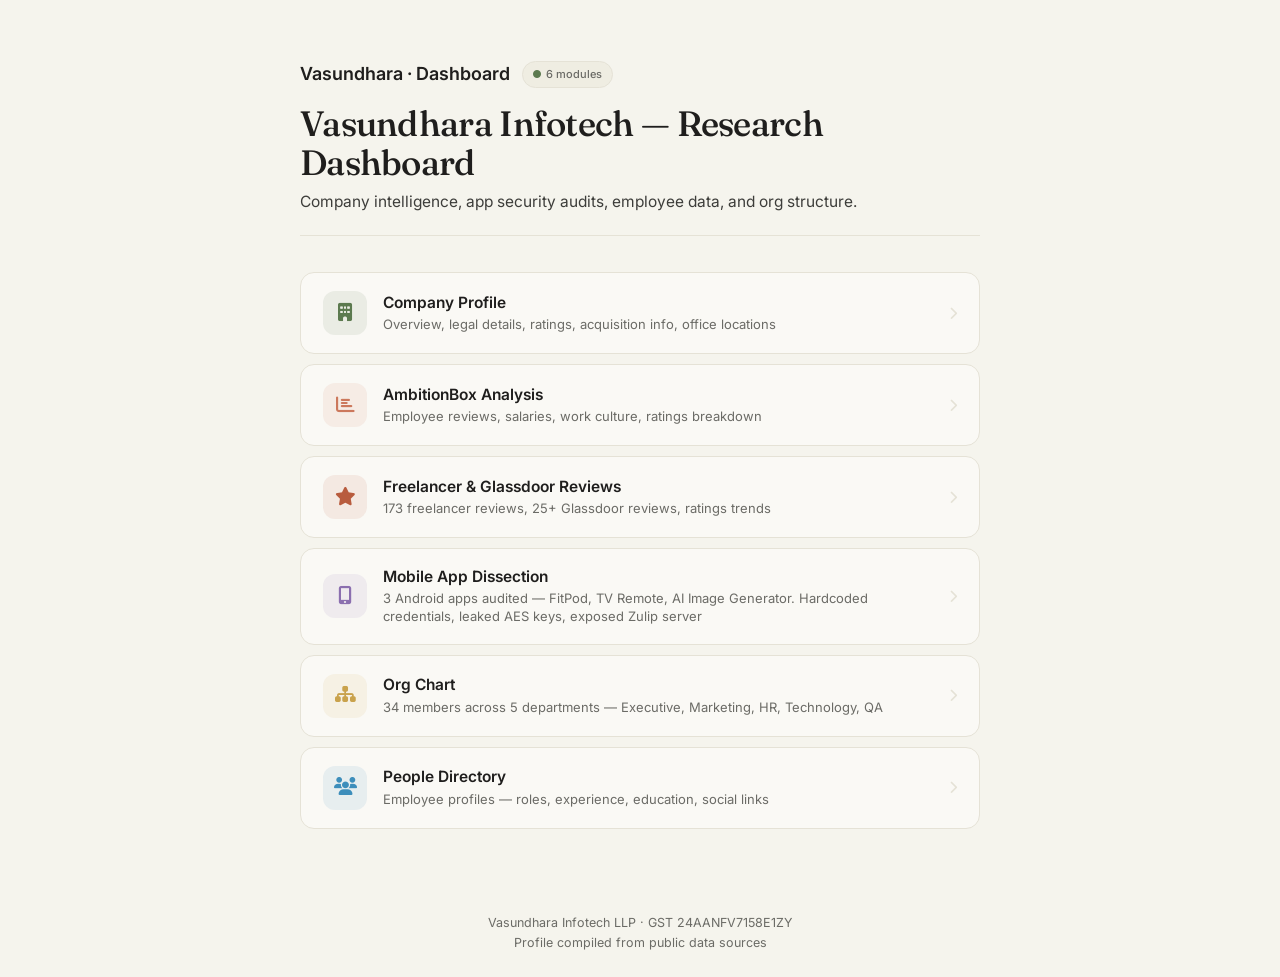
<file: Suratech/vasundhara/index.html>
<!DOCTYPE html>
<html lang="en">

<head>
    <meta charset="UTF-8">
    <meta name="viewport" content="width=device-width, initial-scale=1.0">
    <title>Vasundhara Infotech — Dashboard</title>
    <meta name="description"
        content="Company intelligence, app security audits, employee data, and org structure for Vasundhara Infotech LLP.">
    <link rel="preconnect" href="https://fonts.googleapis.com">
    <link rel="preconnect" href="https://fonts.gstatic.com" crossorigin>
    <link
        href="https://fonts.googleapis.com/css2?family=Inter:wght@400;500;600;700&family=Fraunces:wght@400;500;600;700&display=swap"
        rel="stylesheet">
    <link rel="stylesheet" href="https://cdnjs.cloudflare.com/ajax/libs/font-awesome/6.5.1/css/all.min.css">
    <style>
        :root {
            --bg: #F5F4ED;
            --bg-card: #FAF9F5;
            --ink: #1F1E1D;
            --ink-soft: #3D3D3A;
            --muted: #6B6B66;
            --line: #E5E2D6;
            --accent: #CC785C;
            --accent-soft: #E8B4A0;
            --good: #5C7A4F;
            --warn: #B85C3E;
            --gold: #C9A24C;
            --tag-bg: #EFEDE2;
            --focus-ring: rgba(204, 120, 92, 0.45);
        }

        * {
            box-sizing: border-box;
            margin: 0;
            padding: 0;
        }

        html {
            scroll-behavior: smooth;
            -webkit-text-size-adjust: 100%;
        }

        body {
            font-family: 'Inter', -apple-system, BlinkMacSystemFont, sans-serif;
            background: var(--bg);
            color: var(--ink);
            line-height: 1.6;
            font-size: 15px;
            -webkit-font-smoothing: antialiased;
            min-height: 100vh;
            display: flex;
            flex-direction: column;
        }

        /* ── Focus styles (accessibility) ── */
        :focus-visible {
            outline: 2px solid var(--accent);
            outline-offset: 2px;
            border-radius: 4px;
        }

        /* ── Skip link ── */
        .skip-link {
            position: absolute;
            top: -100%;
            left: 16px;
            background: var(--accent);
            color: #fff;
            padding: 8px 16px;
            border-radius: 0 0 8px 8px;
            font-size: 13px;
            font-weight: 600;
            text-decoration: none;
            z-index: 1000;
            transition: top 0.2s ease;
        }

        .skip-link:focus {
            top: 0;
        }

        /* ── Layout ── */
        .page-wrap {
            flex: 1;
            display: flex;
            align-items: center;
            justify-content: center;
            padding: clamp(32px, 6vw, 60px) 24px;
        }

        .container {
            max-width: 680px;
            width: 100%;
        }

        /* ── Header ── */
        .dash-header {
            margin-bottom: clamp(24px, 4vw, 36px);
        }

        .dash-logo {
            display: flex;
            align-items: center;
            gap: 12px;
            margin-bottom: 16px;
        }

        .dash-logo img {
            height: 28px;
            width: auto;
        }

        .dash-logo .badge {
            display: inline-flex;
            align-items: center;
            gap: 5px;
            background: var(--tag-bg);
            border: 1px solid var(--line);
            padding: 4px 10px;
            border-radius: 100px;
            font-size: 11px;
            color: var(--muted);
            font-weight: 500;
        }

        .dash-logo .badge i {
            font-size: 8px;
            color: var(--good);
        }

        h1 {
            font-family: 'Fraunces', serif;
            font-size: clamp(1.6rem, 4vw, 2.2rem);
            font-weight: 500;
            letter-spacing: -0.02em;
            line-height: 1.1;
            margin-bottom: 8px;
            color: var(--ink);
        }

        .subtitle {
            color: var(--ink-soft);
            font-size: clamp(14px, 1.8vw, 15.5px);
            padding-bottom: 20px;
            border-bottom: 1px solid var(--line);
        }

        /* ── Module Grid ── */
        .grid {
            display: flex;
            flex-direction: column;
            gap: 10px;
        }

        .card {
            background: var(--bg-card);
            border: 1px solid var(--line);
            border-radius: 14px;
            padding: 18px 22px;
            display: flex;
            align-items: center;
            gap: 16px;
            text-decoration: none;
            color: var(--ink);
            transition: border-color 0.2s ease, transform 0.2s ease, box-shadow 0.2s ease;
            position: relative;
        }

        .card::before {
            content: '';
            position: absolute;
            left: 0;
            top: 12px;
            bottom: 12px;
            width: 3px;
            border-radius: 0 3px 3px 0;
            background: transparent;
            transition: background 0.2s ease;
        }

        .card:hover,
        .card:focus-visible {
            border-color: var(--accent);
            transform: translateY(-2px);
            box-shadow: 0 8px 24px -8px rgba(31, 30, 29, 0.12);
        }

        .card:hover::before,
        .card:focus-visible::before {
            background: var(--accent);
        }

        /* Remove default focus outline on card since we have custom styles */
        .card:focus-visible {
            outline: 2px solid var(--accent);
            outline-offset: 2px;
        }

        /* ── Icon boxes ── */
        .icon {
            width: 44px;
            height: 44px;
            border-radius: 12px;
            display: flex;
            align-items: center;
            justify-content: center;
            font-size: 1.15rem;
            flex-shrink: 0;
            transition: transform 0.2s ease;
        }

        .card:hover .icon,
        .card:focus-visible .icon {
            transform: scale(1.05);
        }

        .icon-company {
            background: rgba(92, 122, 79, 0.1);
            color: var(--good);
        }

        .icon-ambitionbox {
            background: rgba(204, 120, 92, 0.1);
            color: var(--accent);
        }

        .icon-mad {
            background: rgba(139, 111, 175, 0.1);
            color: #8B6FAF;
        }

        .icon-org {
            background: rgba(201, 162, 76, 0.1);
            color: var(--gold);
        }

        .icon-people {
            background: rgba(61, 142, 187, 0.1);
            color: #3D8EBB;
        }

        .icon-reviews {
            background: rgba(184, 92, 62, 0.1);
            color: var(--warn);
        }

        /* ── Card content ── */
        .card-content {
            flex: 1;
            min-width: 0;
        }

        .card-title {
            font-weight: 600;
            font-size: 15.5px;
            margin-bottom: 2px;
            line-height: 1.3;
        }

        .card-desc {
            color: var(--muted);
            font-size: 13px;
            line-height: 1.4;
        }

        .arrow {
            color: var(--line);
            font-size: 13px;
            flex-shrink: 0;
            transition: color 0.2s ease, transform 0.2s ease;
        }

        .card:hover .arrow,
        .card:focus-visible .arrow {
            color: var(--accent);
            transform: translateX(2px);
        }

        /* ── Footer ── */
        .dash-footer {
            text-align: center;
            padding: 24px;
            color: var(--muted);
            font-size: 12.5px;
        }

        .dash-footer a {
            color: var(--accent);
            text-decoration: none;
        }

        .dash-footer a:hover {
            text-decoration: underline;
        }

        /* ── Responsive ── */
        @media (max-width: 480px) {
            .page-wrap {
                padding: 28px 16px;
                align-items: flex-start;
            }

            .card {
                padding: 16px 16px 16px 18px;
                gap: 14px;
            }

            .icon {
                width: 40px;
                height: 40px;
                font-size: 1.05rem;
                border-radius: 10px;
            }

            .card-title {
                font-size: 14.5px;
            }

            .card-desc {
                font-size: 12.5px;
            }

            .dash-logo img {
                height: 24px;
            }
        }

        /* ── Reduced motion ── */
        @media (prefers-reduced-motion: reduce) {

            *,
            *::before,
            *::after {
                animation-duration: 0.01ms !important;
                transition-duration: 0.01ms !important;
                scroll-behavior: auto !important;
            }

            .card:hover,
            .card:focus-visible {
                transform: none;
            }
        }
    </style>
</head>

<body>

    <a class="skip-link" href="#main-content">Skip to content</a>

    <main class="page-wrap" id="main-content">
        <div class="container">

            <header class="dash-header">
                <div class="dash-logo">
                    <img src="https://www.vasundhara.io/images/svg/logo.svg" alt="Vasundhara Infotech logo"
                        loading="lazy"
                        onerror="this.outerHTML='<span style=\'font-weight:600;font-size:18px\'>Vasundhara · Dashboard</span>'">
                    <span class="badge" aria-label="6 modules available"><i class="fa-solid fa-circle"
                            aria-hidden="true"></i> 6 modules</span>
                </div>
                <h1>Vasundhara Infotech — Research Dashboard</h1>
                <p class="subtitle">Company intelligence, app security audits, employee data, and org structure.</p>
            </header>

            <nav class="grid" aria-label="Research modules">

                <a class="card" href="infotech/index.html">
                    <div class="icon icon-company" aria-hidden="true"><i class="fa-solid fa-building"></i></div>
                    <div class="card-content">
                        <h2 class="card-title">Company Profile</h2>
                        <p class="card-desc">Overview, legal details, ratings, acquisition info, office locations</p>
                    </div>
                    <span class="arrow" aria-hidden="true"><i class="fa-solid fa-chevron-right"></i></span>
                </a>

                <a class="card" href="ambitionbox/index.html">
                    <div class="icon icon-ambitionbox" aria-hidden="true"><i class="fa-solid fa-chart-bar"></i></div>
                    <div class="card-content">
                        <h2 class="card-title">AmbitionBox Analysis</h2>
                        <p class="card-desc">Employee reviews, salaries, work culture, ratings breakdown</p>
                    </div>
                    <span class="arrow" aria-hidden="true"><i class="fa-solid fa-chevron-right"></i></span>
                </a>

                <a class="card" href="reviews/index.html">
                    <div class="icon icon-reviews" aria-hidden="true"><i class="fa-solid fa-star"></i></div>
                    <div class="card-content">
                        <h2 class="card-title">Freelancer &amp; Glassdoor Reviews</h2>
                        <p class="card-desc">173 freelancer reviews, 25+ Glassdoor reviews, ratings trends</p>
                    </div>
                    <span class="arrow" aria-hidden="true"><i class="fa-solid fa-chevron-right"></i></span>
                </a>

                <a class="card" href="mad/index.html">
                    <div class="icon icon-mad" aria-hidden="true"><i class="fa-solid fa-mobile-screen-button"></i></div>
                    <div class="card-content">
                        <h2 class="card-title">Mobile App Dissection</h2>
                        <p class="card-desc">3 Android apps audited — FitPod, TV Remote, AI Image Generator. Hardcoded
                            credentials, leaked AES keys, exposed Zulip server</p>
                    </div>
                    <span class="arrow" aria-hidden="true"><i class="fa-solid fa-chevron-right"></i></span>
                </a>

                <a class="card" href="org-chart/index.html">
                    <div class="icon icon-org" aria-hidden="true"><i class="fa-solid fa-sitemap"></i></div>
                    <div class="card-content">
                        <h2 class="card-title">Org Chart</h2>
                        <p class="card-desc">34 members across 5 departments — Executive, Marketing, HR, Technology,
                            QA</p>
                    </div>
                    <span class="arrow" aria-hidden="true"><i class="fa-solid fa-chevron-right"></i></span>
                </a>

                <a class="card" href="people/index.html">
                    <div class="icon icon-people" aria-hidden="true"><i class="fa-solid fa-users"></i></div>
                    <div class="card-content">
                        <h2 class="card-title">People Directory</h2>
                        <p class="card-desc">Employee profiles — roles, experience, education, social links</p>
                    </div>
                    <span class="arrow" aria-hidden="true"><i class="fa-solid fa-chevron-right"></i></span>
                </a>

            </nav>

        </div>
    </main>

    <footer class="dash-footer">
        Vasundhara Infotech LLP · GST 24AANFV7158E1ZY<br>
        Profile compiled from public data sources
    </footer>

</body>

</html>
</file>
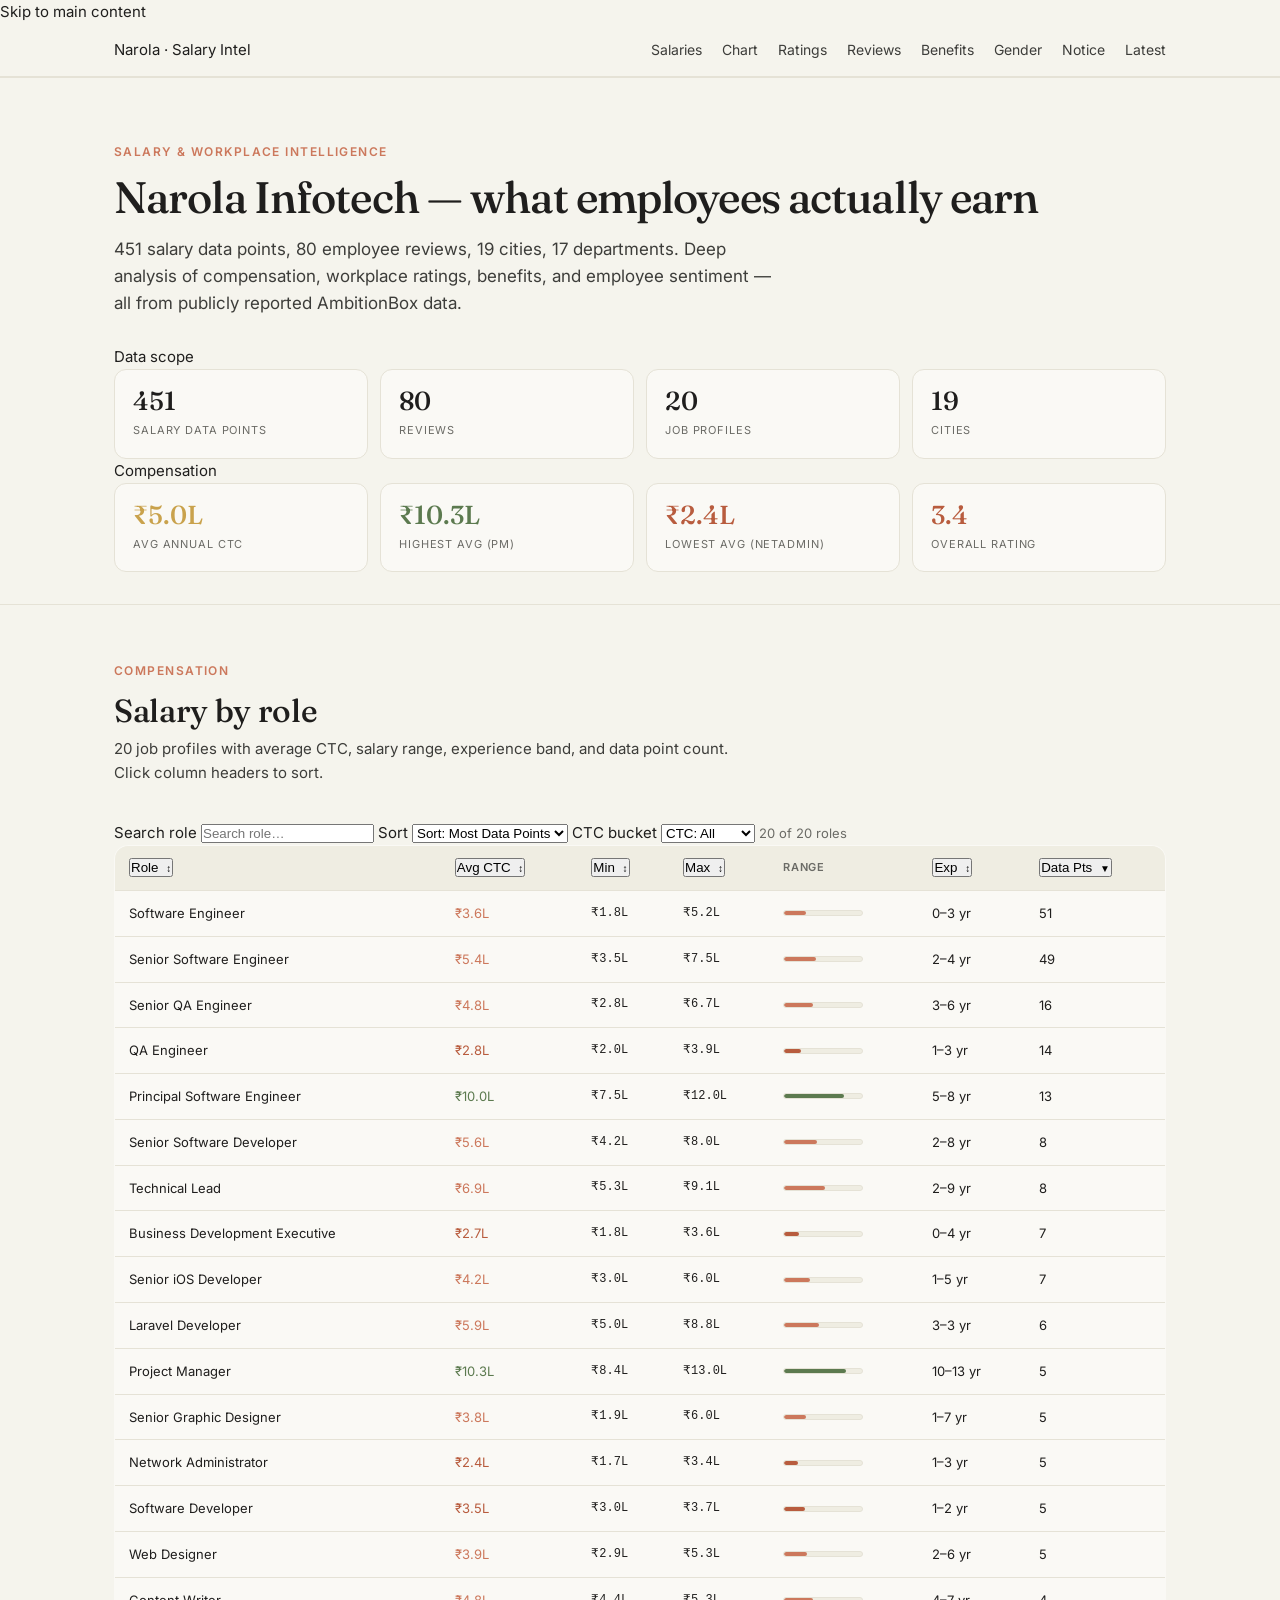
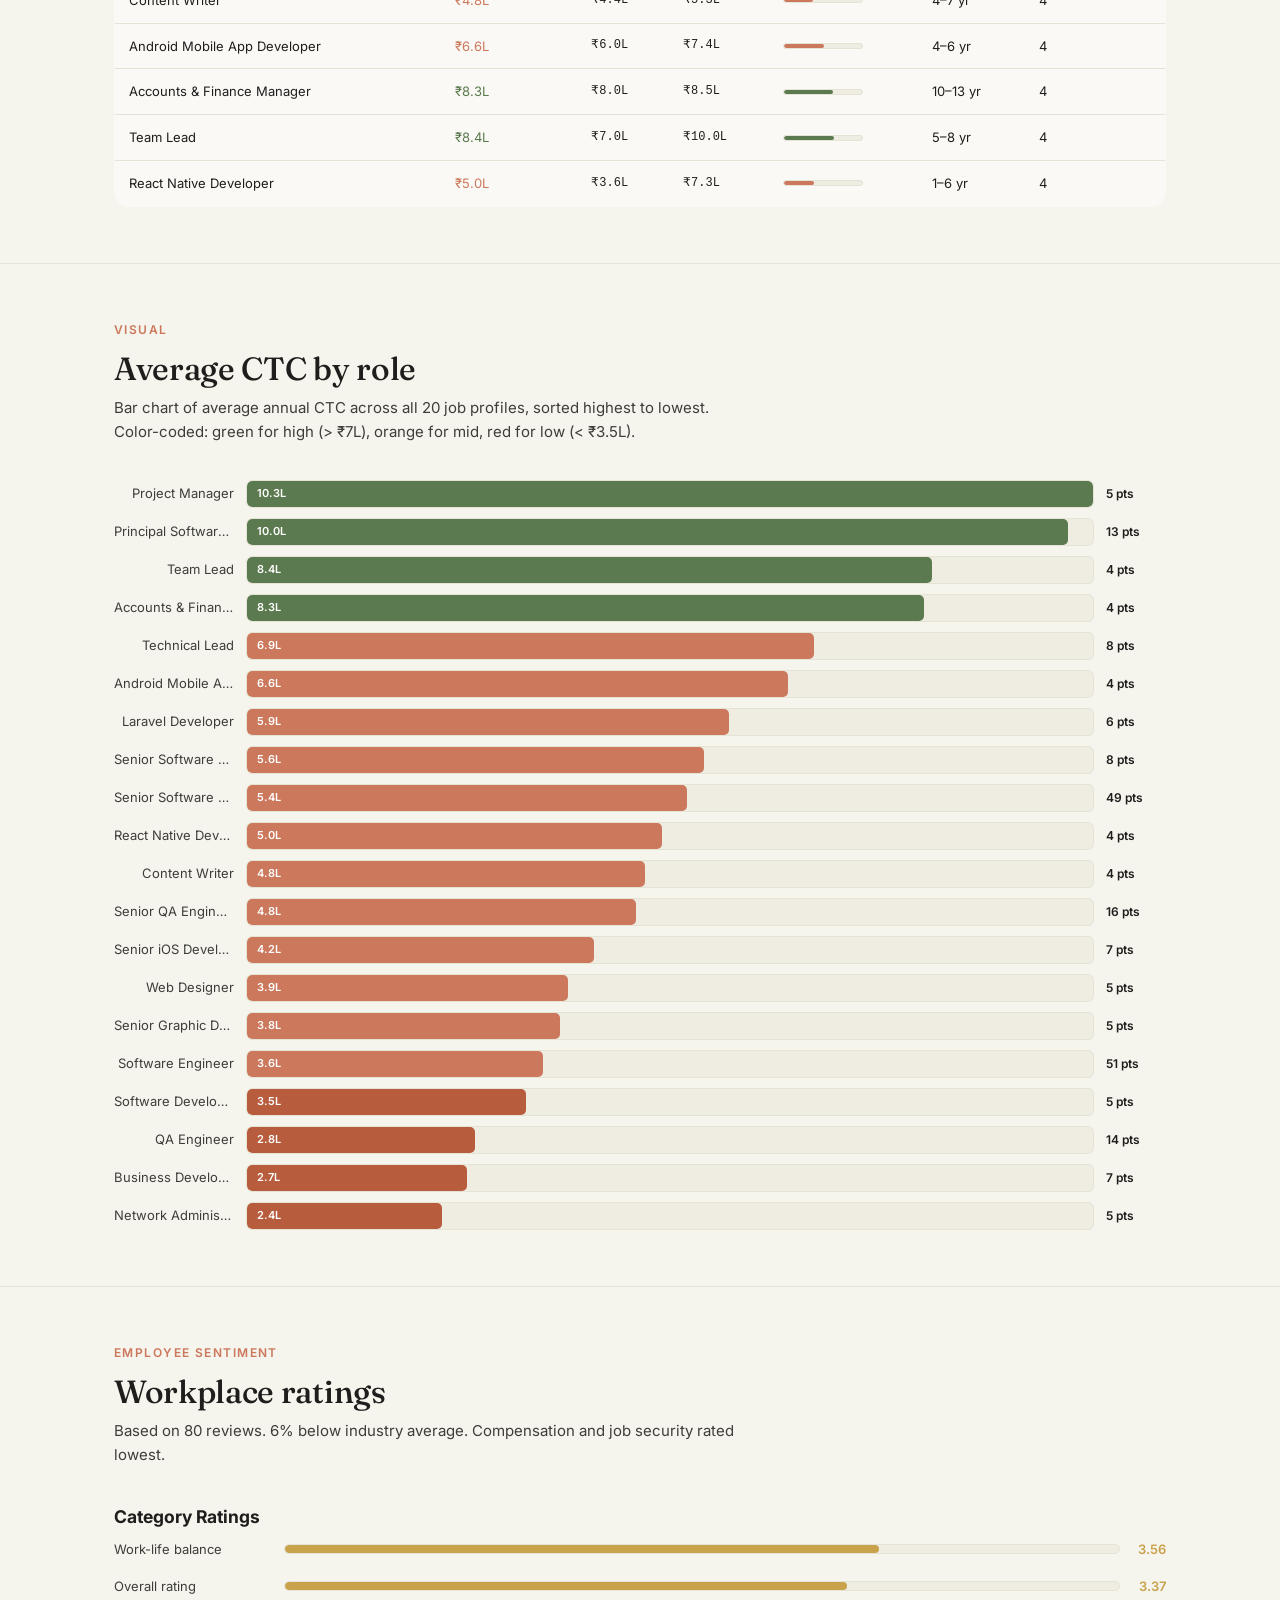
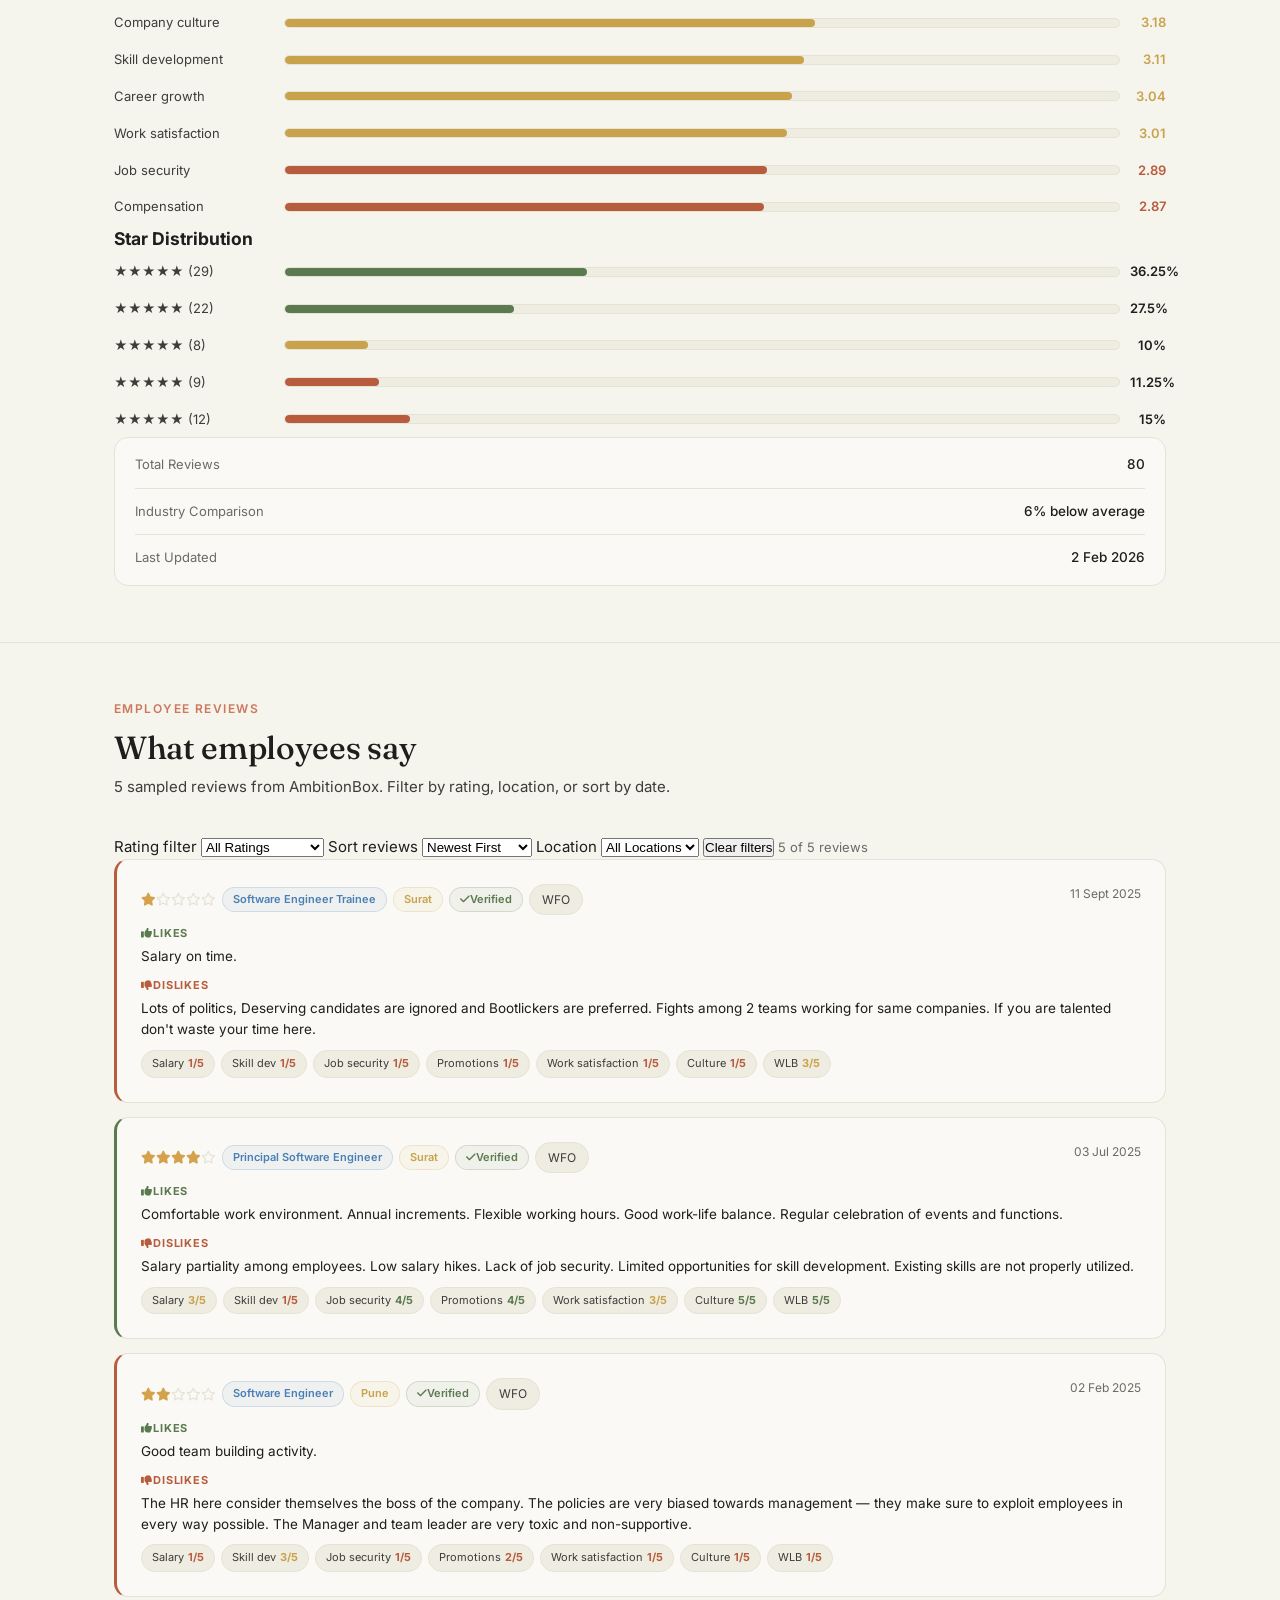
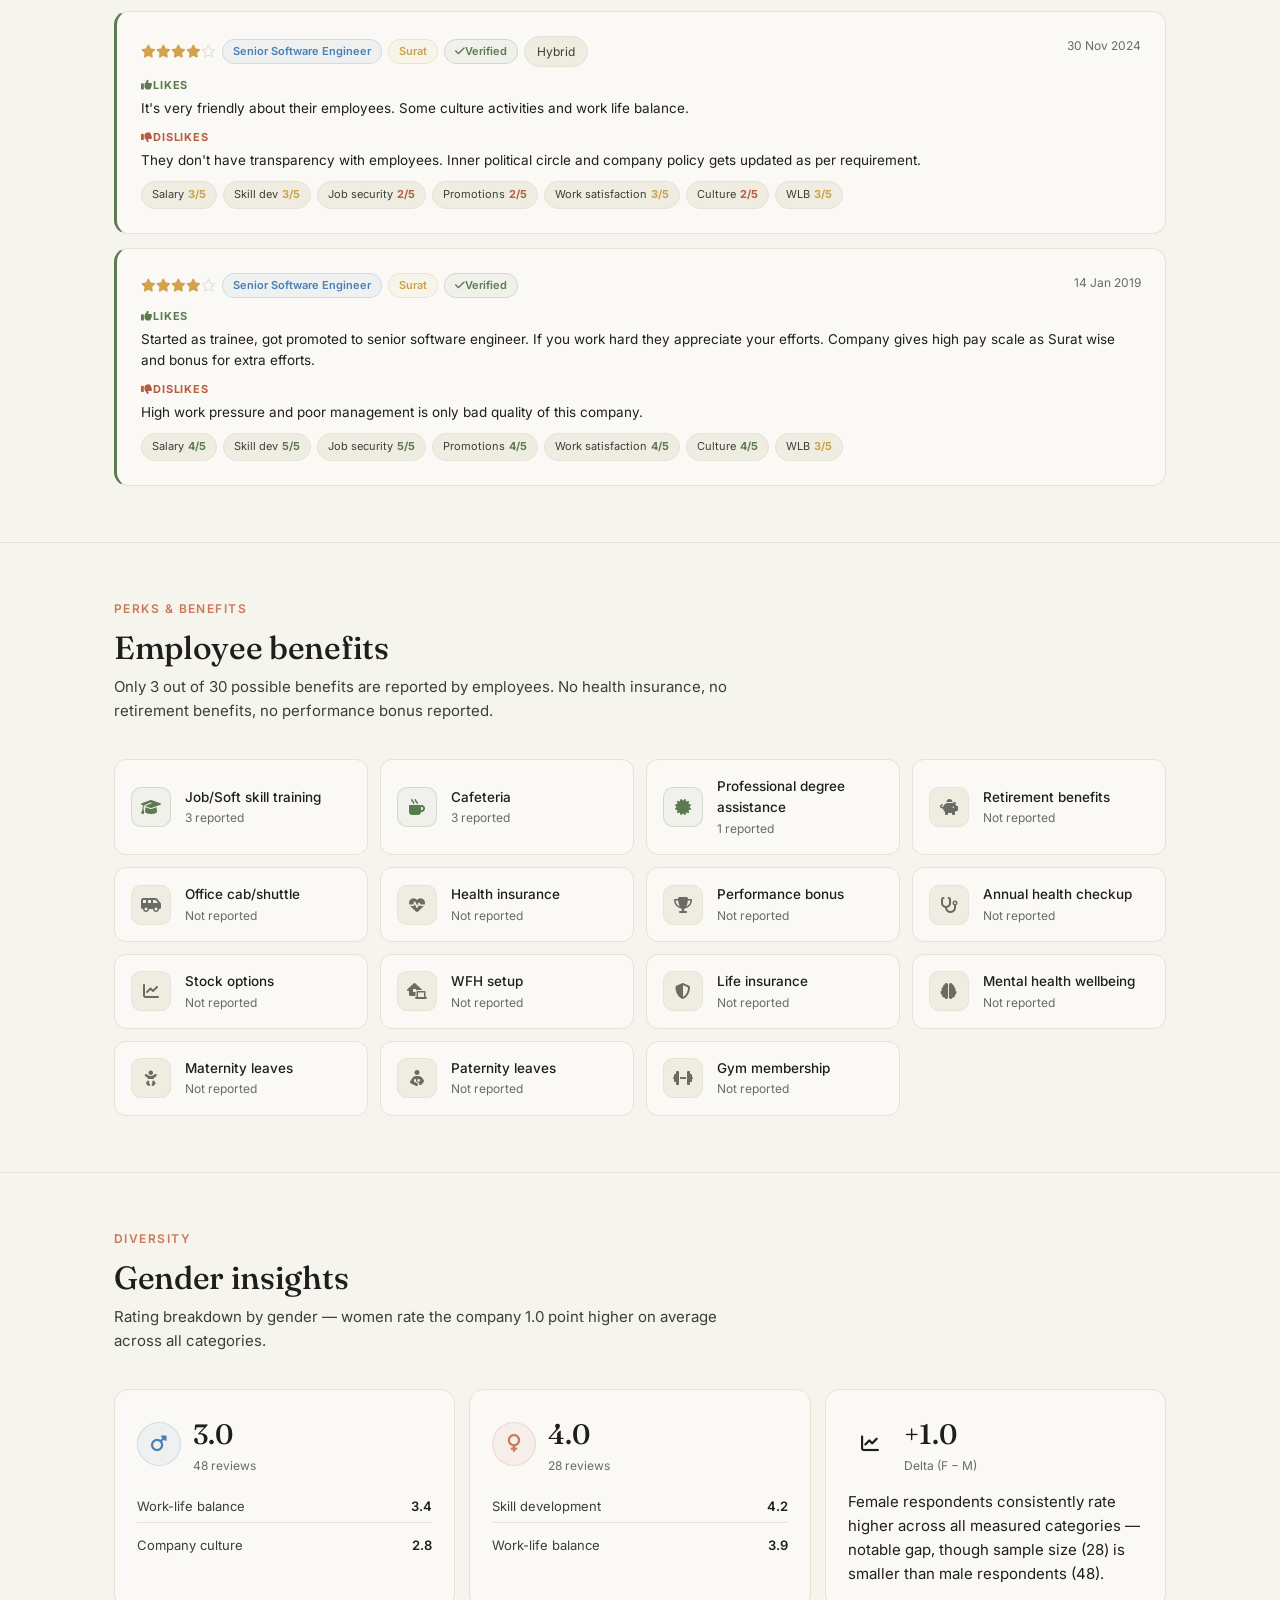
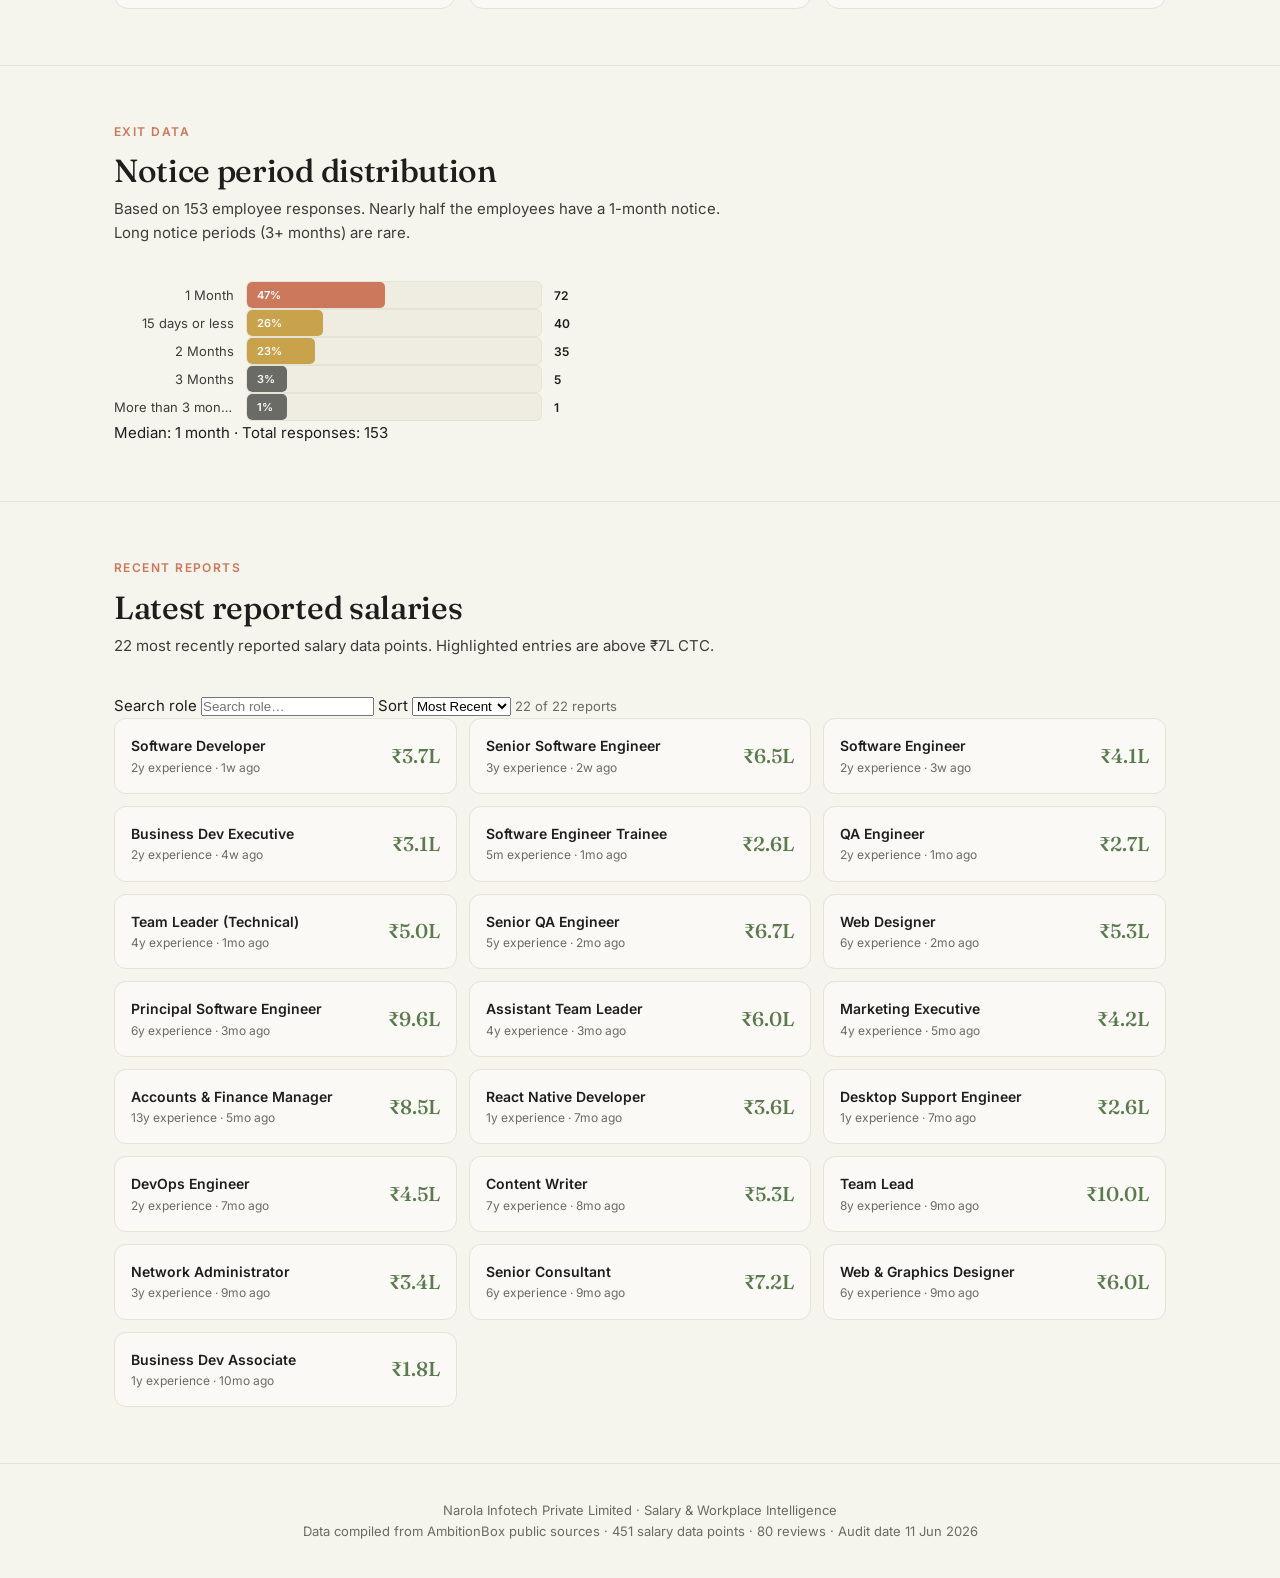
<file: Suratech/narola/ambitionbox/index.html>
<!DOCTYPE html>
<html lang="en">

<head>
    <meta charset="UTF-8">
    <meta name="viewport" content="width=device-width, initial-scale=1.0">
    <title>Narola Infotech — Salary &amp; Workplace Intelligence</title>
    <meta name="description"
        content="Compensation and workplace analysis of Narola Infotech: 451 salary data points, 80 reviews, 20 job profiles, gender insights, benefits, and notice period distribution.">
    <meta name="theme-color" content="#F5F4ED">
    <meta name="robots" content="noindex">

    <meta property="og:title" content="Narola Infotech — Salary & Workplace Intelligence">
    <meta property="og:description"
        content="451 salary data points, 80 reviews, 20 job profiles. Deep analysis of compensation and employee sentiment.">
    <meta property="og:type" content="article">
    <meta name="twitter:card" content="summary">

    <link rel="icon"
        href="data:image/svg+xml,%3Csvg xmlns='http://www.w3.org/2000/svg' viewBox='0 0 64 64'%3E%3Crect width='64' height='64' rx='14' fill='%23CC785C'/%3E%3Ctext x='50%25' y='56%25' text-anchor='middle' fill='%23FAF9F5' font-family='Georgia,serif' font-size='34' font-weight='600'%3E₹%3C/text%3E%3C/svg%3E">

    <link rel="preconnect" href="https://fonts.googleapis.com">
    <link rel="preconnect" href="https://fonts.gstatic.com" crossorigin>
    <link
        href="https://fonts.googleapis.com/css2?family=Inter:wght@400;500;600;700&family=Fraunces:wght@400;500;600;700&display=swap"
        rel="stylesheet">
    <link rel="stylesheet" href="https://cdnjs.cloudflare.com/ajax/libs/font-awesome/6.5.1/css/all.min.css">
    <link rel="stylesheet" href="style.css">
</head>

<body>

    <a href="#main" class="skip-link">Skip to main content</a>

    <nav class="nav" aria-label="Primary">
        <div class="container">
            <div class="nav-inner">
                <div class="nav-logo">
                    <img src="https://www.narolainfotech.com/wp-content/uploads/2022/09/nisl-logo.svg"
                        alt="Narola Infotech"
                        onerror="this.outerHTML='<span class=\'nav-logo-fallback\'>Narola · Salary Intel</span>'">
                </div>
                <div class="nav-links">
                    <a href="#salaries">Salaries</a>
                    <a href="#chart">Chart</a>
                    <a href="#ratings">Ratings</a>
                    <a href="#reviews">Reviews</a>
                    <a href="#benefits">Benefits</a>
                    <a href="#gender">Gender</a>
                    <a href="#notice">Notice</a>
                    <a href="#latest">Latest</a>
                </div>
                <button class="nav-toggle" id="navToggle" aria-label="Open menu" aria-expanded="false"
                    aria-controls="navMobile">
                    <i class="fa-solid fa-bars" aria-hidden="true"></i>
                </button>
            </div>
            <div class="nav-mobile" id="navMobile" hidden>
                <a href="#salaries">Salaries</a>
                <a href="#chart">Chart</a>
                <a href="#ratings">Ratings</a>
                <a href="#reviews">Reviews</a>
                <a href="#benefits">Benefits</a>
                <a href="#gender">Gender</a>
                <a href="#notice">Notice</a>
                <a href="#latest">Latest</a>
            </div>
        </div>
    </nav>

    <main id="main">

        <section class="hero">
            <div class="container">
                <div class="section-label">Salary &amp; Workplace Intelligence</div>
                <h1>Narola Infotech — what employees actually earn</h1>
                <p class="hero-sub">451 salary data points, 80 employee reviews, 19 cities, 17 departments. Deep
                    analysis of compensation, workplace ratings, benefits, and employee sentiment — all from publicly
                    reported AmbitionBox data.</p>

                <div class="hero-stat-groups">
                    <div class="hero-group">
                        <div class="hero-group-label">Data scope</div>
                        <div class="summary-grid">
                            <div class="summary-card">
                                <div class="num">451</div>
                                <div class="lbl">Salary Data Points</div>
                            </div>
                            <div class="summary-card">
                                <div class="num">80</div>
                                <div class="lbl">Reviews</div>
                            </div>
                            <div class="summary-card">
                                <div class="num">20</div>
                                <div class="lbl">Job Profiles</div>
                            </div>
                            <div class="summary-card">
                                <div class="num">19</div>
                                <div class="lbl">Cities</div>
                            </div>
                        </div>
                    </div>

                    <div class="hero-group">
                        <div class="hero-group-label">Compensation</div>
                        <div class="summary-grid">
                            <div class="summary-card">
                                <div class="num gold">₹5.0L</div>
                                <div class="lbl">Avg Annual CTC</div>
                            </div>
                            <div class="summary-card">
                                <div class="num good">₹10.3L</div>
                                <div class="lbl">Highest Avg (PM)</div>
                            </div>
                            <div class="summary-card">
                                <div class="num warn">₹2.4L</div>
                                <div class="lbl">Lowest Avg (NetAdmin)</div>
                            </div>
                            <div class="summary-card">
                                <div class="num warn">3.4</div>
                                <div class="lbl">Overall Rating</div>
                            </div>
                        </div>
                    </div>
                </div>
            </div>
        </section>

        <!-- Salary Table -->
        <section id="salaries" aria-labelledby="salaries-title">
            <div class="container">
                <div class="section-label">Compensation</div>
                <h2 class="section-title" id="salaries-title">Salary by role</h2>
                <p class="section-desc">20 job profiles with average CTC, salary range, experience band, and data point
                    count. Click column headers to sort.</p>

                <div class="filter-controls" role="group" aria-label="Filter salaries">
                    <label class="visually-hidden" for="salarySearch">Search role</label>
                    <input type="search" id="salarySearch" placeholder="Search role…">

                    <label class="visually-hidden" for="salarySort">Sort</label>
                    <select id="salarySort" aria-label="Sort salaries">
                        <option value="dataPoints-desc">Sort: Most Data Points</option>
                        <option value="avgCtc-desc">Highest Avg CTC</option>
                        <option value="avgCtc-asc">Lowest Avg CTC</option>
                        <option value="name-asc">Name (A→Z)</option>
                        <option value="exp-desc">Most Experience</option>
                    </select>

                    <label class="visually-hidden" for="salaryGroup">CTC bucket</label>
                    <select id="salaryGroup" aria-label="Filter by CTC bucket">
                        <option value="all">CTC: All</option>
                        <option value="high">&gt; ₹7L</option>
                        <option value="mid">₹3.5L – ₹7L</option>
                        <option value="low">&lt; ₹3.5L</option>
                    </select>

                    <span class="results-count" id="salaryCount" aria-live="polite"></span>
                </div>

                <div class="table-wrap">
                    <table class="salary-table" id="salaryTable">
                        <thead>
                            <tr>
                                <th aria-sort="none">
                                    <button type="button" class="sort-btn" data-sort="name">Role <span class="sort-icon"
                                            aria-hidden="true">↕</span></button>
                                </th>
                                <th aria-sort="descending">
                                    <button type="button" class="sort-btn" data-sort="avgCtc">Avg CTC <span
                                            class="sort-icon" aria-hidden="true">↕</span></button>
                                </th>
                                <th class="hide-sm">
                                    <button type="button" class="sort-btn" data-sort="minCtc">Min <span
                                            class="sort-icon" aria-hidden="true">↕</span></button>
                                </th>
                                <th class="hide-sm">
                                    <button type="button" class="sort-btn" data-sort="maxCtc">Max <span
                                            class="sort-icon" aria-hidden="true">↕</span></button>
                                </th>
                                <th class="hide-md">Range</th>
                                <th class="hide-sm">
                                    <button type="button" class="sort-btn" data-sort="exp">Exp <span class="sort-icon"
                                            aria-hidden="true">↕</span></button>
                                </th>
                                <th>
                                    <button type="button" class="sort-btn" data-sort="dataPoints">Data Pts <span
                                            class="sort-icon" aria-hidden="true">↕</span></button>
                                </th>
                            </tr>
                        </thead>
                        <tbody id="salaryBody"></tbody>
                    </table>
                </div>
            </div>
        </section>

        <!-- Salary Chart -->
        <section id="chart" aria-labelledby="chart-title">
            <div class="container">
                <div class="section-label">Visual</div>
                <h2 class="section-title" id="chart-title">Average CTC by role</h2>
                <p class="section-desc">Bar chart of average annual CTC across all 20 job profiles, sorted highest to
                    lowest. Color-coded: green for high (&gt; ₹7L), orange for mid, red for low (&lt; ₹3.5L).</p>
                <div class="bar-chart" id="salaryChart" role="list" aria-label="Average CTC by role"></div>
            </div>
        </section>

        <!-- Workplace Ratings -->
        <section id="ratings" aria-labelledby="ratings-title">
            <div class="container">
                <div class="section-label">Employee Sentiment</div>
                <h2 class="section-title" id="ratings-title">Workplace ratings</h2>
                <p class="section-desc">Based on 80 reviews. 6% below industry average. Compensation and job security
                    rated lowest.</p>

                <div class="ratings-layout">
                    <div>
                        <h3 class="sub-h3">Category Ratings</h3>
                        <div id="ratingsChart" role="list" aria-label="Category ratings"></div>
                    </div>
                    <div>
                        <h3 class="sub-h3">Star Distribution</h3>
                        <div id="distChart" role="list" aria-label="Star rating distribution"></div>
                        <div class="kv-table mt-16">
                            <div class="kv-row">
                                <span class="kv-key">Total Reviews</span>
                                <span class="kv-val">80</span>
                            </div>
                            <div class="kv-row">
                                <span class="kv-key">Industry Comparison</span>
                                <span class="kv-val warn-text">6% below average</span>
                            </div>
                            <div class="kv-row">
                                <span class="kv-key">Last Updated</span>
                                <span class="kv-val">2 Feb 2026</span>
                            </div>
                        </div>
                    </div>
                </div>
            </div>
        </section>

        <!-- Reviews -->
        <section id="reviews" aria-labelledby="reviews-section-title">
            <div class="container">
                <div class="section-label">Employee Reviews</div>
                <h2 class="section-title" id="reviews-section-title">What employees say</h2>
                <p class="section-desc">5 sampled reviews from AmbitionBox. Filter by rating, location, or sort by date.
                </p>

                <div class="filter-controls" role="group" aria-label="Filter reviews">
                    <label class="visually-hidden" for="reviewFilter">Rating filter</label>
                    <select id="reviewFilter">
                        <option value="all">All Ratings</option>
                        <option value="positive">Positive (4-5 ★)</option>
                        <option value="negative">Negative (1-2 ★)</option>
                        <option value="neutral">Neutral (3 ★)</option>
                    </select>
                    <label class="visually-hidden" for="reviewSort">Sort reviews</label>
                    <select id="reviewSort">
                        <option value="date-desc">Newest First</option>
                        <option value="date-asc">Oldest First</option>
                        <option value="rating-desc">Highest Rating</option>
                        <option value="rating-asc">Lowest Rating</option>
                    </select>
                    <label class="visually-hidden" for="reviewLocFilter">Location</label>
                    <select id="reviewLocFilter">
                        <option value="all">All Locations</option>
                        <option value="Surat">Surat</option>
                        <option value="Pune">Pune</option>
                    </select>
                    <button type="button" class="clear-btn" id="clearReviewFilters">Clear filters</button>
                    <span class="results-count" id="reviewCount" aria-live="polite"></span>
                </div>

                <div class="reviews-list" id="reviewsList"></div>
            </div>
        </section>

        <!-- Benefits -->
        <section id="benefits" aria-labelledby="benefits-title">
            <div class="container">
                <div class="section-label">Perks &amp; Benefits</div>
                <h2 class="section-title" id="benefits-title">Employee benefits</h2>
                <p class="section-desc">Only 3 out of 30 possible benefits are reported by employees. No health
                    insurance, no retirement benefits, no performance bonus reported.</p>
                <div class="benefits-grid" id="benefitsGrid"></div>
            </div>
        </section>

        <!-- Gender Insights -->
        <section id="gender" aria-labelledby="gender-title">
            <div class="container">
                <div class="section-label">Diversity</div>
                <h2 class="section-title" id="gender-title">Gender insights</h2>
                <p class="section-desc">Rating breakdown by gender — women rate the company 1.0 point higher on average
                    across all categories.</p>

                <div class="gender-grid">
                    <div class="gender-card">
                        <div class="gender-header">
                            <div class="gender-icon male" aria-hidden="true"><i class="fa-solid fa-mars"></i></div>
                            <div>
                                <div class="gender-rating">3.0</div>
                                <div class="gender-count">48 reviews</div>
                            </div>
                        </div>
                        <div class="gender-tags">
                            <div class="gender-tag"><span class="g-label">Work-life balance</span><span
                                    class="g-val">3.4</span></div>
                            <div class="gender-tag"><span class="g-label">Company culture</span><span
                                    class="g-val">2.8</span></div>
                        </div>
                    </div>

                    <div class="gender-card">
                        <div class="gender-header">
                            <div class="gender-icon female" aria-hidden="true"><i class="fa-solid fa-venus"></i></div>
                            <div>
                                <div class="gender-rating good-text">4.0</div>
                                <div class="gender-count">28 reviews</div>
                            </div>
                        </div>
                        <div class="gender-tags">
                            <div class="gender-tag"><span class="g-label">Skill development</span><span
                                    class="g-val good-text">4.2</span></div>
                            <div class="gender-tag"><span class="g-label">Work-life balance</span><span
                                    class="g-val good-text">3.9</span></div>
                        </div>
                    </div>

                    <div class="gender-card gender-card-insight">
                        <div class="gender-header">
                            <div class="gender-icon insight" aria-hidden="true"><i class="fa-solid fa-chart-line"></i>
                            </div>
                            <div>
                                <div class="gender-rating">+1.0</div>
                                <div class="gender-count">Delta (F − M)</div>
                            </div>
                        </div>
                        <p class="insight-text">
                            Female respondents consistently rate higher across all measured categories — notable gap,
                            though sample size (28) is smaller than male respondents (48).
                        </p>
                    </div>
                </div>
            </div>
        </section>

        <!-- Notice Period -->
        <section id="notice" aria-labelledby="notice-title">
            <div class="container">
                <div class="section-label">Exit Data</div>
                <h2 class="section-title" id="notice-title">Notice period distribution</h2>
                <p class="section-desc">Based on 153 employee responses. Nearly half the employees have a 1-month
                    notice. Long notice periods (3+ months) are rare.</p>
                <div class="notice-bars" id="noticeChart" role="list" aria-label="Notice period distribution"></div>
                <p class="muted-note">Median: 1 month · Total responses: 153</p>
            </div>
        </section>

        <!-- Latest Salaries -->
        <section id="latest" aria-labelledby="latest-title">
            <div class="container">
                <div class="section-label">Recent Reports</div>
                <h2 class="section-title" id="latest-title">Latest reported salaries</h2>
                <p class="section-desc">22 most recently reported salary data points. Highlighted entries are above ₹7L
                    CTC.</p>

                <div class="filter-controls" role="group" aria-label="Filter latest salaries">
                    <label class="visually-hidden" for="latestSearch">Search role</label>
                    <input type="search" id="latestSearch" placeholder="Search role…">
                    <label class="visually-hidden" for="latestSort">Sort</label>
                    <select id="latestSort">
                        <option value="recent">Most Recent</option>
                        <option value="ctc-desc">Highest CTC</option>
                        <option value="ctc-asc">Lowest CTC</option>
                    </select>
                    <span class="results-count" id="latestCount" aria-live="polite"></span>
                </div>

                <div class="latest-grid" id="latestGrid"></div>
            </div>
        </section>

    </main>

    <footer>
        <div class="container">
            <div class="footer-meta">Narola Infotech Private Limited · Salary &amp; Workplace Intelligence</div>
            <div class="footer-meta footer-sub">Data compiled from AmbitionBox public sources · 451 salary data points ·
                80 reviews · Audit date 11 Jun 2026</div>
        </div>
    </footer>

    <script src="script.js" defer></script>

</body>

</html>
</file>
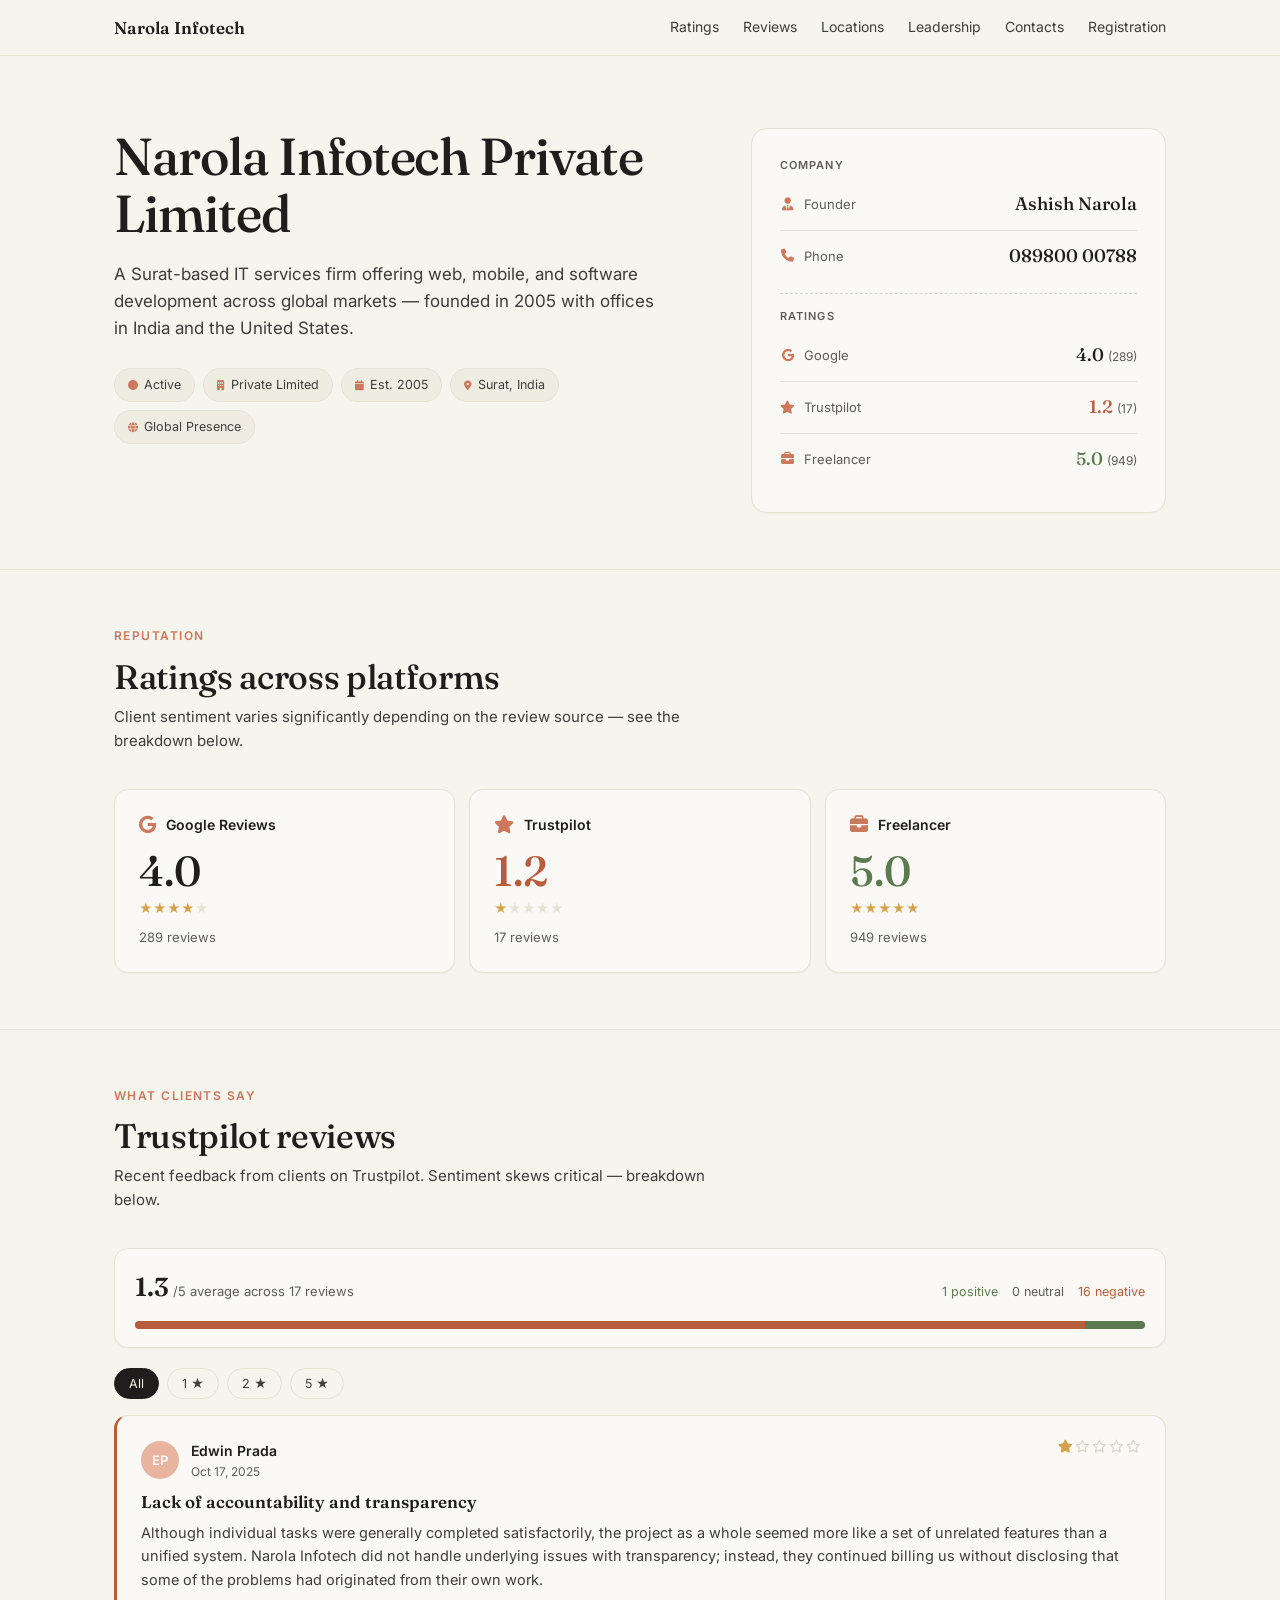
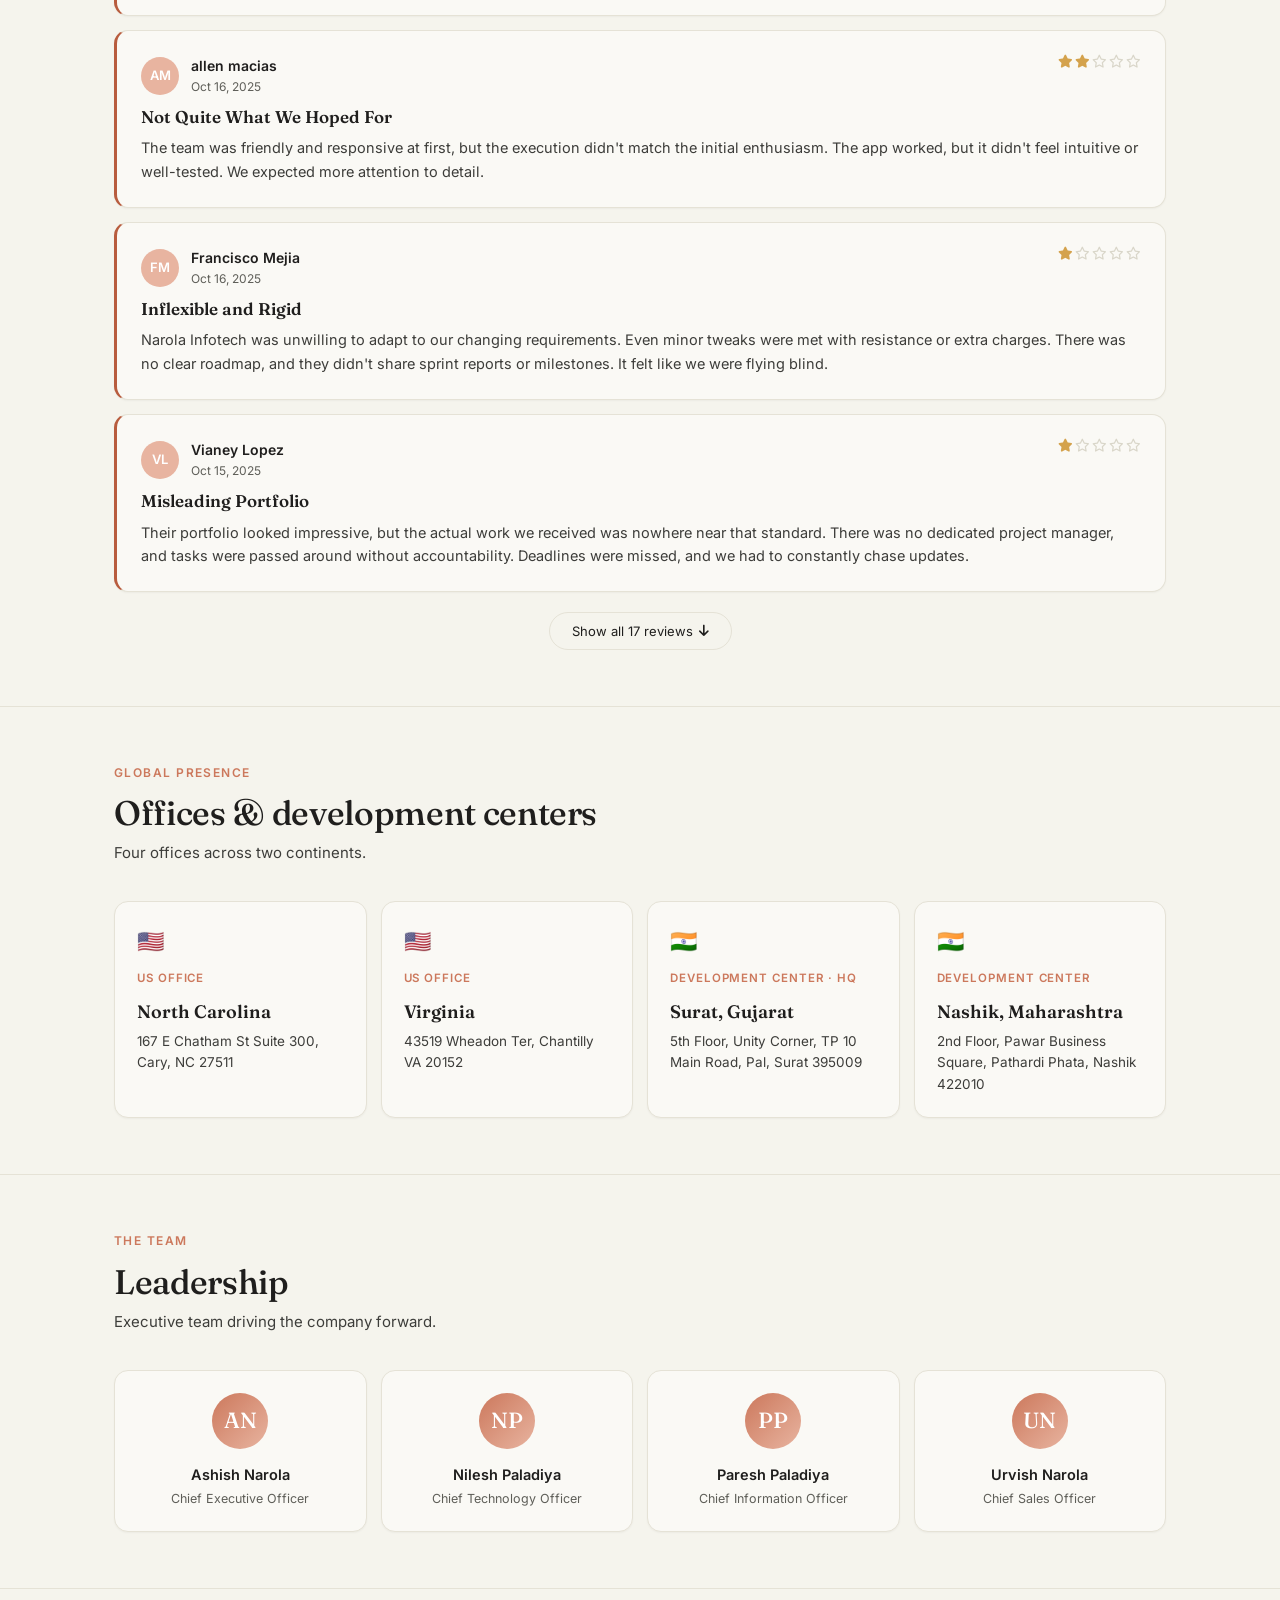
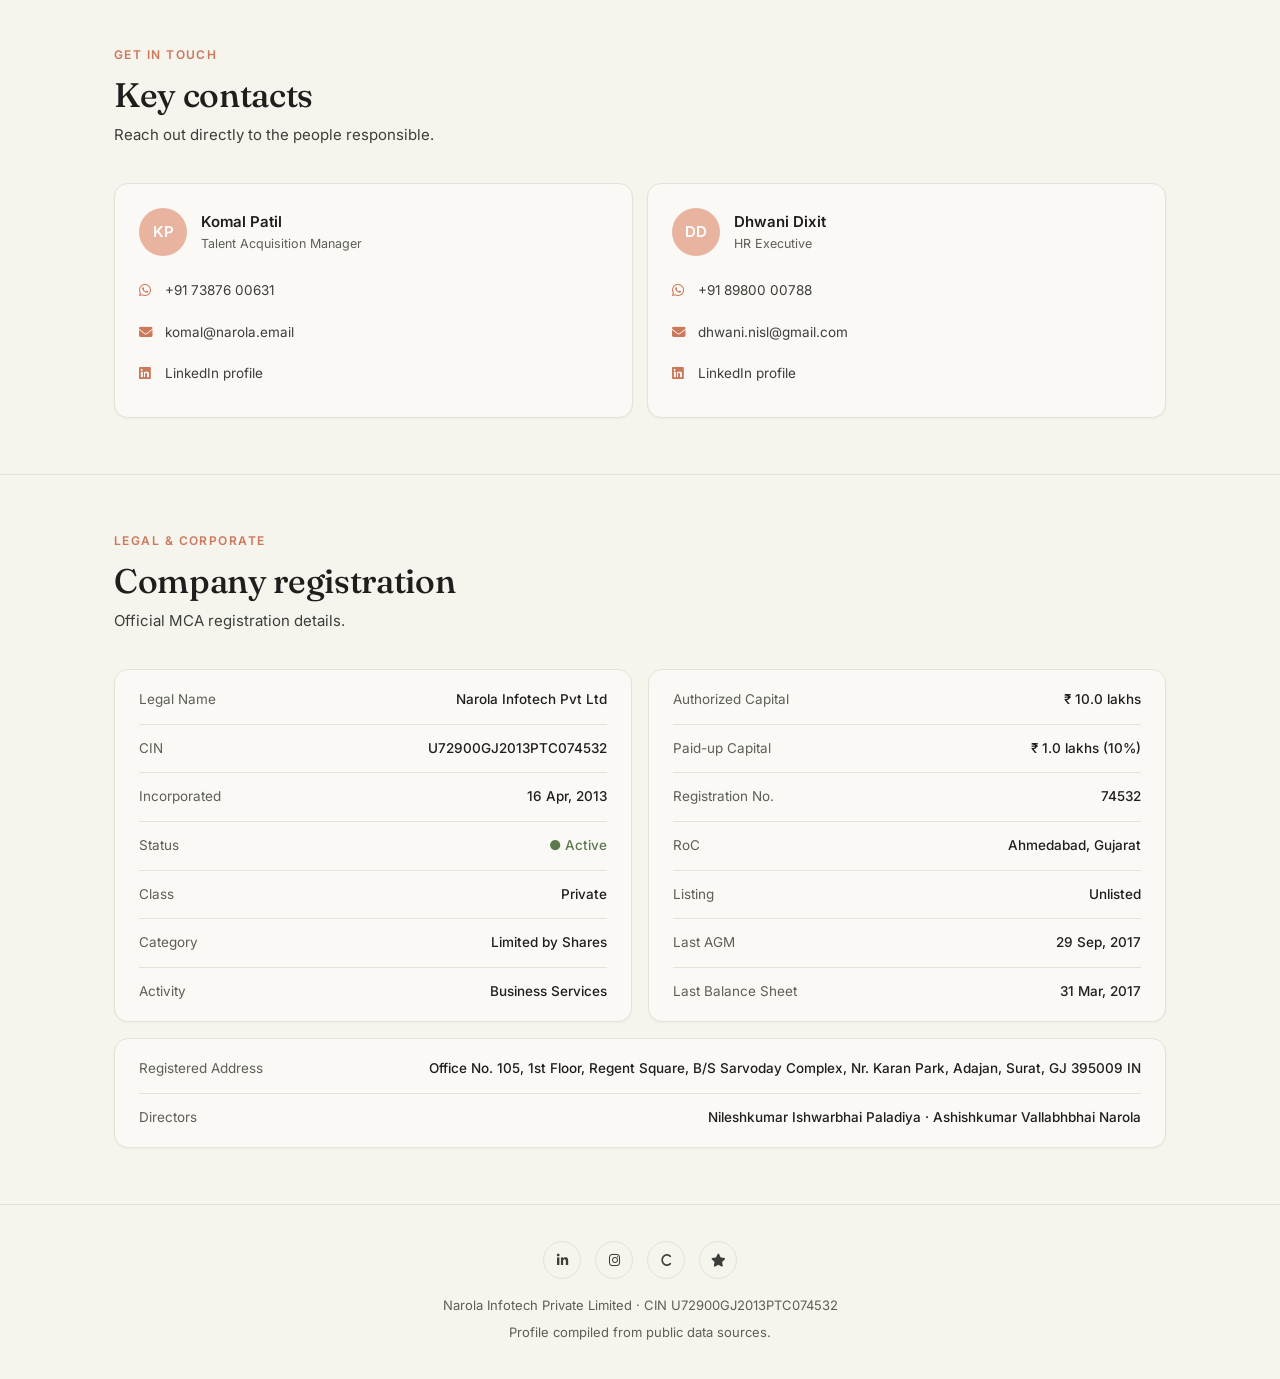
<file: Suratech/narola/infotech/index.html>
<!DOCTYPE html>
<html lang="en">

<head>
    <meta charset="UTF-8">
    <meta name="viewport" content="width=device-width, initial-scale=1.0">
    <title>Narola Infotech — Company Profile</title>
    <meta name="description"
        content="Narola Infotech Pvt Ltd — Surat-based IT services firm offering web, mobile, and software development. Founded 2005. Ratings, reviews, leadership, and registration details.">
    <meta name="theme-color" content="#F5F4ED">
    <link rel="canonical" href="#">

    <!-- Open Graph -->
    <meta property="og:title" content="Narola Infotech — Company Profile">
    <meta property="og:description"
        content="Surat-based IT services firm. Ratings, reviews, leadership, and registration details.">
    <meta property="og:type" content="website">
    <meta name="twitter:card" content="summary">

    <!-- Inline SVG favicon -->
    <link rel="icon"
        href="data:image/svg+xml,%3Csvg xmlns='http://www.w3.org/2000/svg' viewBox='0 0 64 64'%3E%3Crect width='64' height='64' rx='14' fill='%23CC785C'/%3E%3Ctext x='50%25' y='54%25' text-anchor='middle' fill='%23FAF9F5' font-family='Georgia,serif' font-size='34' font-weight='600'%3EN%3C/text%3E%3C/svg%3E">

    <link rel="preconnect" href="https://fonts.googleapis.com">
    <link rel="preconnect" href="https://fonts.gstatic.com" crossorigin>
    <link
        href="https://fonts.googleapis.com/css2?family=Inter:wght@400;500;600;700&family=Fraunces:wght@400;500;600;700&display=swap"
        rel="stylesheet">
    <link rel="stylesheet" href="https://cdnjs.cloudflare.com/ajax/libs/font-awesome/6.5.1/css/all.min.css">
    <link rel="stylesheet" href="style.css">
</head>

<body>

    <a href="#main" class="skip-link">Skip to main content</a>

    <nav class="nav" aria-label="Primary navigation">
        <div class="container">
            <div class="nav-inner">
                <div class="nav-logo">
                    <img src="https://www.narolainfotech.com/wp-content/uploads/2022/09/nisl-logo.svg"
                        alt="Narola Infotech"
                        onerror="this.outerHTML='<span class=\'nav-logo-fallback\'>Narola Infotech</span>'">
                </div>
                <div class="nav-links">
                    <a href="#ratings">Ratings</a>
                    <a href="#reviews">Reviews</a>
                    <a href="#locations">Locations</a>
                    <a href="#leadership">Leadership</a>
                    <a href="#contacts">Contacts</a>
                    <a href="#registration">Registration</a>
                </div>
                <button class="nav-toggle" id="navToggle" aria-label="Open menu" aria-expanded="false"
                    aria-controls="navMobile">
                    <i class="fa-solid fa-bars" aria-hidden="true"></i>
                </button>
            </div>
            <div class="nav-mobile" id="navMobile" hidden>
                <a href="#ratings">Ratings</a>
                <a href="#reviews">Reviews</a>
                <a href="#locations">Locations</a>
                <a href="#leadership">Leadership</a>
                <a href="#contacts">Contacts</a>
                <a href="#registration">Registration</a>
            </div>
        </div>
    </nav>

    <main id="main">

        <section class="hero">
            <div class="container">
                <div class="hero-grid">
                    <div>
                        <h1>Narola Infotech Private Limited</h1>
                        <p class="hero-sub">A Surat-based IT services firm offering web, mobile, and software
                            development across global markets — founded in 2005 with offices in India and the United
                            States.</p>
                        <div class="hero-meta">
                            <span class="tag"><i class="fa-solid fa-circle" aria-hidden="true"></i> Active</span>
                            <span class="tag"><i class="fa-solid fa-building" aria-hidden="true"></i> Private
                                Limited</span>
                            <span class="tag"><i class="fa-solid fa-calendar" aria-hidden="true"></i> Est. 2005</span>
                            <span class="tag"><i class="fa-solid fa-location-dot" aria-hidden="true"></i> Surat,
                                India</span>
                            <span class="tag"><i class="fa-solid fa-globe" aria-hidden="true"></i> Global
                                Presence</span>
                        </div>
                    </div>
                    <aside class="hero-stats" aria-label="Quick facts">
                        <div class="stat-group">
                            <div class="stat-group-label">Company</div>
                            <div class="stat-row">
                                <span class="stat-label"><i class="fa-solid fa-user-tie" aria-hidden="true"></i>
                                    Founder</span>
                                <span class="stat-value">Ashish Narola</span>
                            </div>
                            <div class="stat-row">
                                <span class="stat-label"><i class="fa-solid fa-phone" aria-hidden="true"></i>
                                    Phone</span>
                                <span class="stat-value"><a href="tel:+918980000788" class="stat-link">089800
                                        00788</a></span>
                            </div>
                        </div>
                        <div class="stat-group">
                            <div class="stat-group-label">Ratings</div>
                            <div class="stat-row">
                                <span class="stat-label"><i class="fa-brands fa-google" aria-hidden="true"></i>
                                    Google</span>
                                <span class="stat-value">4.0 <span class="stat-sub">(289)</span></span>
                            </div>
                            <div class="stat-row">
                                <span class="stat-label"><i class="fa-solid fa-star" aria-hidden="true"></i>
                                    Trustpilot</span>
                                <span class="stat-value warn">1.2 <span class="stat-sub">(17)</span></span>
                            </div>
                            <div class="stat-row">
                                <span class="stat-label"><i class="fa-solid fa-briefcase" aria-hidden="true"></i>
                                    Freelancer</span>
                                <span class="stat-value good">5.0 <span class="stat-sub">(949)</span></span>
                            </div>
                        </div>
                    </aside>
                </div>
            </div>
        </section>

        <section id="ratings" aria-labelledby="ratings-title">
            <div class="container">
                <div class="section-label">Reputation</div>
                <h2 class="section-title" id="ratings-title">Ratings across platforms</h2>
                <p class="section-desc">Client sentiment varies significantly depending on the review source — see the
                    breakdown below.</p>
                <div class="ratings-grid">
                    <div class="rating-card">
                        <div class="rating-platform"><i class="fa-brands fa-google" aria-hidden="true"></i><span>Google
                                Reviews</span></div>
                        <div class="rating-num">4.0</div>
                        <div class="rating-stars" aria-label="4 out of 5 stars">★★★★<span style="color:var(--line)"
                                aria-hidden="true">★</span></div>
                        <div class="rating-count">289 reviews</div>
                    </div>
                    <div class="rating-card">
                        <div class="rating-platform"><i class="fa-solid fa-star"
                                aria-hidden="true"></i><span>Trustpilot</span></div>
                        <div class="rating-num low">1.2</div>
                        <div class="rating-stars" aria-label="1.2 out of 5 stars">★<span style="color:var(--line)"
                                aria-hidden="true">★★★★</span></div>
                        <div class="rating-count">17 reviews</div>
                    </div>
                    <div class="rating-card">
                        <div class="rating-platform"><i class="fa-solid fa-briefcase"
                                aria-hidden="true"></i><span>Freelancer</span></div>
                        <div class="rating-num high">5.0</div>
                        <div class="rating-stars" aria-label="5 out of 5 stars">★★★★★</div>
                        <div class="rating-count">949 reviews</div>
                    </div>
                </div>
            </div>
        </section>

        <section id="reviews" aria-labelledby="reviews-title">
            <div class="container">
                <div class="section-label">What clients say</div>
                <h2 class="section-title" id="reviews-title">Trustpilot reviews</h2>
                <p class="section-desc">Recent feedback from clients on Trustpilot. Sentiment skews critical — breakdown
                    below.</p>

                <div class="sentiment-bar" id="sentimentBar" aria-label="Sentiment distribution"></div>

                <div class="review-controls" role="group" aria-label="Filter reviews by rating">
                    <button class="filter-pill active" data-filter="all">All</button>
                    <button class="filter-pill" data-filter="1">1 ★</button>
                    <button class="filter-pill" data-filter="2">2 ★</button>
                    <button class="filter-pill" data-filter="5">5 ★</button>
                </div>

                <div class="reviews-list" id="reviewsList"></div>

                <div class="show-more-wrap">
                    <button class="show-more-btn" id="showMoreBtn" aria-controls="reviewsList" aria-expanded="false">
                        <span id="showMoreLabel">Show all reviews</span>
                        <i class="fa-solid fa-arrow-down" aria-hidden="true"></i>
                    </button>
                </div>
            </div>
        </section>

        <section id="locations" aria-labelledby="locations-title">
            <div class="container">
                <div class="section-label">Global presence</div>
                <h2 class="section-title" id="locations-title">Offices &amp; development centers</h2>
                <p class="section-desc">Four offices across two continents.</p>
                <div class="locations-grid">
                    <div class="location">
                        <div class="location-flag" aria-hidden="true">🇺🇸</div>
                        <div class="location-type">US Office</div>
                        <div class="location-city">North Carolina</div>
                        <div class="location-addr">167 E Chatham St Suite 300, Cary, NC 27511</div>
                    </div>
                    <div class="location">
                        <div class="location-flag" aria-hidden="true">🇺🇸</div>
                        <div class="location-type">US Office</div>
                        <div class="location-city">Virginia</div>
                        <div class="location-addr">43519 Wheadon Ter, Chantilly VA 20152</div>
                    </div>
                    <div class="location">
                        <div class="location-flag" aria-hidden="true">🇮🇳</div>
                        <div class="location-type">Development Center · HQ</div>
                        <div class="location-city">Surat, Gujarat</div>
                        <div class="location-addr">5th Floor, Unity Corner, TP 10 Main Road, Pal, Surat 395009</div>
                    </div>
                    <div class="location">
                        <div class="location-flag" aria-hidden="true">🇮🇳</div>
                        <div class="location-type">Development Center</div>
                        <div class="location-city">Nashik, Maharashtra</div>
                        <div class="location-addr">2nd Floor, Pawar Business Square, Pathardi Phata, Nashik 422010</div>
                    </div>
                </div>
            </div>
        </section>

        <section id="leadership" aria-labelledby="leadership-title">
            <div class="container">
                <div class="section-label">The team</div>
                <h2 class="section-title" id="leadership-title">Leadership</h2>
                <p class="section-desc">Executive team driving the company forward.</p>
                <div class="people-grid">
                    <div class="person">
                        <div class="person-avatar" aria-hidden="true">AN</div>
                        <div class="person-name">Ashish Narola</div>
                        <div class="person-role">Chief Executive Officer</div>
                    </div>
                    <div class="person">
                        <div class="person-avatar" aria-hidden="true">NP</div>
                        <div class="person-name">Nilesh Paladiya</div>
                        <div class="person-role">Chief Technology Officer</div>
                    </div>
                    <div class="person">
                        <div class="person-avatar" aria-hidden="true">PP</div>
                        <div class="person-name">Paresh Paladiya</div>
                        <div class="person-role">Chief Information Officer</div>
                    </div>
                    <div class="person">
                        <div class="person-avatar" aria-hidden="true">UN</div>
                        <div class="person-name">Urvish Narola</div>
                        <div class="person-role">Chief Sales Officer</div>
                    </div>
                </div>
            </div>
        </section>

        <section id="contacts" aria-labelledby="contacts-title">
            <div class="container">
                <div class="section-label">Get in touch</div>
                <h2 class="section-title" id="contacts-title">Key contacts</h2>
                <p class="section-desc">Reach out directly to the people responsible.</p>
                <div class="contacts-grid">
                    <div class="contact">
                        <div class="contact-head">
                            <div class="contact-avatar" aria-hidden="true">KP</div>
                            <div>
                                <div class="contact-name">Komal Patil</div>
                                <div class="contact-role">Talent Acquisition Manager</div>
                            </div>
                        </div>
                        <div class="contact-links">
                            <a href="https://wa.me/917387600631"><i class="fa-brands fa-whatsapp"
                                    aria-hidden="true"></i> +91 73876 00631</a>
                            <a href="mailto:komal@narola.email"><i class="fa-solid fa-envelope" aria-hidden="true"></i>
                                komal@narola.email</a>
                            <a href="https://www.linkedin.com/in/komal-patil-068aa8135"><i class="fa-brands fa-linkedin"
                                    aria-hidden="true"></i> LinkedIn profile</a>
                        </div>
                    </div>
                    <div class="contact">
                        <div class="contact-head">
                            <div class="contact-avatar" aria-hidden="true">DD</div>
                            <div>
                                <div class="contact-name">Dhwani Dixit</div>
                                <div class="contact-role">HR Executive</div>
                            </div>
                        </div>
                        <div class="contact-links">
                            <a href="https://wa.me/918980000788"><i class="fa-brands fa-whatsapp"
                                    aria-hidden="true"></i> +91 89800 00788</a>
                            <a href="mailto:dhwani.nisl@gmail.com"><i class="fa-solid fa-envelope"
                                    aria-hidden="true"></i> dhwani.nisl@gmail.com</a>
                            <a href="https://www.linkedin.com/in/dhwani-dixit-5020a4292"><i
                                    class="fa-brands fa-linkedin" aria-hidden="true"></i> LinkedIn profile</a>
                        </div>
                    </div>
                </div>
            </div>
        </section>

        <section id="registration" aria-labelledby="registration-title">
            <div class="container">
                <div class="section-label">Legal &amp; corporate</div>
                <h2 class="section-title" id="registration-title">Company registration</h2>
                <p class="section-desc">Official MCA registration details.</p>
                <div class="reg-grid">
                    <div class="reg-table">
                        <div class="reg-row"><span class="reg-key">Legal Name</span><span class="reg-val">Narola
                                Infotech Pvt Ltd</span></div>
                        <div class="reg-row"><span class="reg-key">CIN</span><span
                                class="reg-val">U72900GJ2013PTC074532</span></div>
                        <div class="reg-row"><span class="reg-key">Incorporated</span><span class="reg-val">16 Apr,
                                2013</span></div>
                        <div class="reg-row"><span class="reg-key">Status</span><span class="reg-val reg-status">●
                                Active</span></div>
                        <div class="reg-row"><span class="reg-key">Class</span><span class="reg-val">Private</span>
                        </div>
                        <div class="reg-row"><span class="reg-key">Category</span><span class="reg-val">Limited by
                                Shares</span></div>
                        <div class="reg-row"><span class="reg-key">Activity</span><span class="reg-val">Business
                                Services</span></div>
                    </div>
                    <div class="reg-table">
                        <div class="reg-row"><span class="reg-key">Authorized Capital</span><span class="reg-val">₹ 10.0
                                lakhs</span></div>
                        <div class="reg-row"><span class="reg-key">Paid-up Capital</span><span class="reg-val">₹ 1.0
                                lakhs (10%)</span></div>
                        <div class="reg-row"><span class="reg-key">Registration No.</span><span
                                class="reg-val">74532</span></div>
                        <div class="reg-row"><span class="reg-key">RoC</span><span class="reg-val">Ahmedabad,
                                Gujarat</span></div>
                        <div class="reg-row"><span class="reg-key">Listing</span><span class="reg-val">Unlisted</span>
                        </div>
                        <div class="reg-row"><span class="reg-key">Last AGM</span><span class="reg-val">29 Sep,
                                2017</span></div>
                        <div class="reg-row"><span class="reg-key">Last Balance Sheet</span><span class="reg-val">31
                                Mar, 2017</span></div>
                    </div>
                </div>

                <div class="reg-table reg-table-wide">
                    <div class="reg-row">
                        <span class="reg-key">Registered Address</span>
                        <span class="reg-val">Office No. 105, 1st Floor, Regent Square, B/S Sarvoday Complex, Nr. Karan
                            Park, Adajan, Surat, GJ 395009 IN</span>
                    </div>
                    <div class="reg-row">
                        <span class="reg-key">Directors</span>
                        <span class="reg-val">Nileshkumar Ishwarbhai Paladiya · Ashishkumar Vallabhbhai Narola</span>
                    </div>
                </div>
            </div>
        </section>

    </main>

    <footer>
        <div class="container">
            <div class="socials" aria-label="Social links">
                <a href="https://in.linkedin.com/company/narola-infotech" aria-label="LinkedIn"><i
                        class="fa-brands fa-linkedin-in" aria-hidden="true"></i></a>
                <a href="https://www.instagram.com/narolainfotech/" aria-label="Instagram"><i
                        class="fa-brands fa-instagram" aria-hidden="true"></i></a>
                <a href="https://clutch.co/" aria-label="Clutch"><i class="fa-solid fa-c" aria-hidden="true"></i></a>
                <a href="https://www.trustpilot.com/review/www.narolainfotech.com" aria-label="Trustpilot"><i
                        class="fa-solid fa-star" aria-hidden="true"></i></a>
            </div>
            <div class="footer-meta">Narola Infotech Private Limited · CIN U72900GJ2013PTC074532</div>
            <div class="footer-meta" style="margin-top:6px;">Profile compiled from public data sources.</div>
        </div>
    </footer>

    <script src="script.js" defer></script>

</body>

</html>
</file>
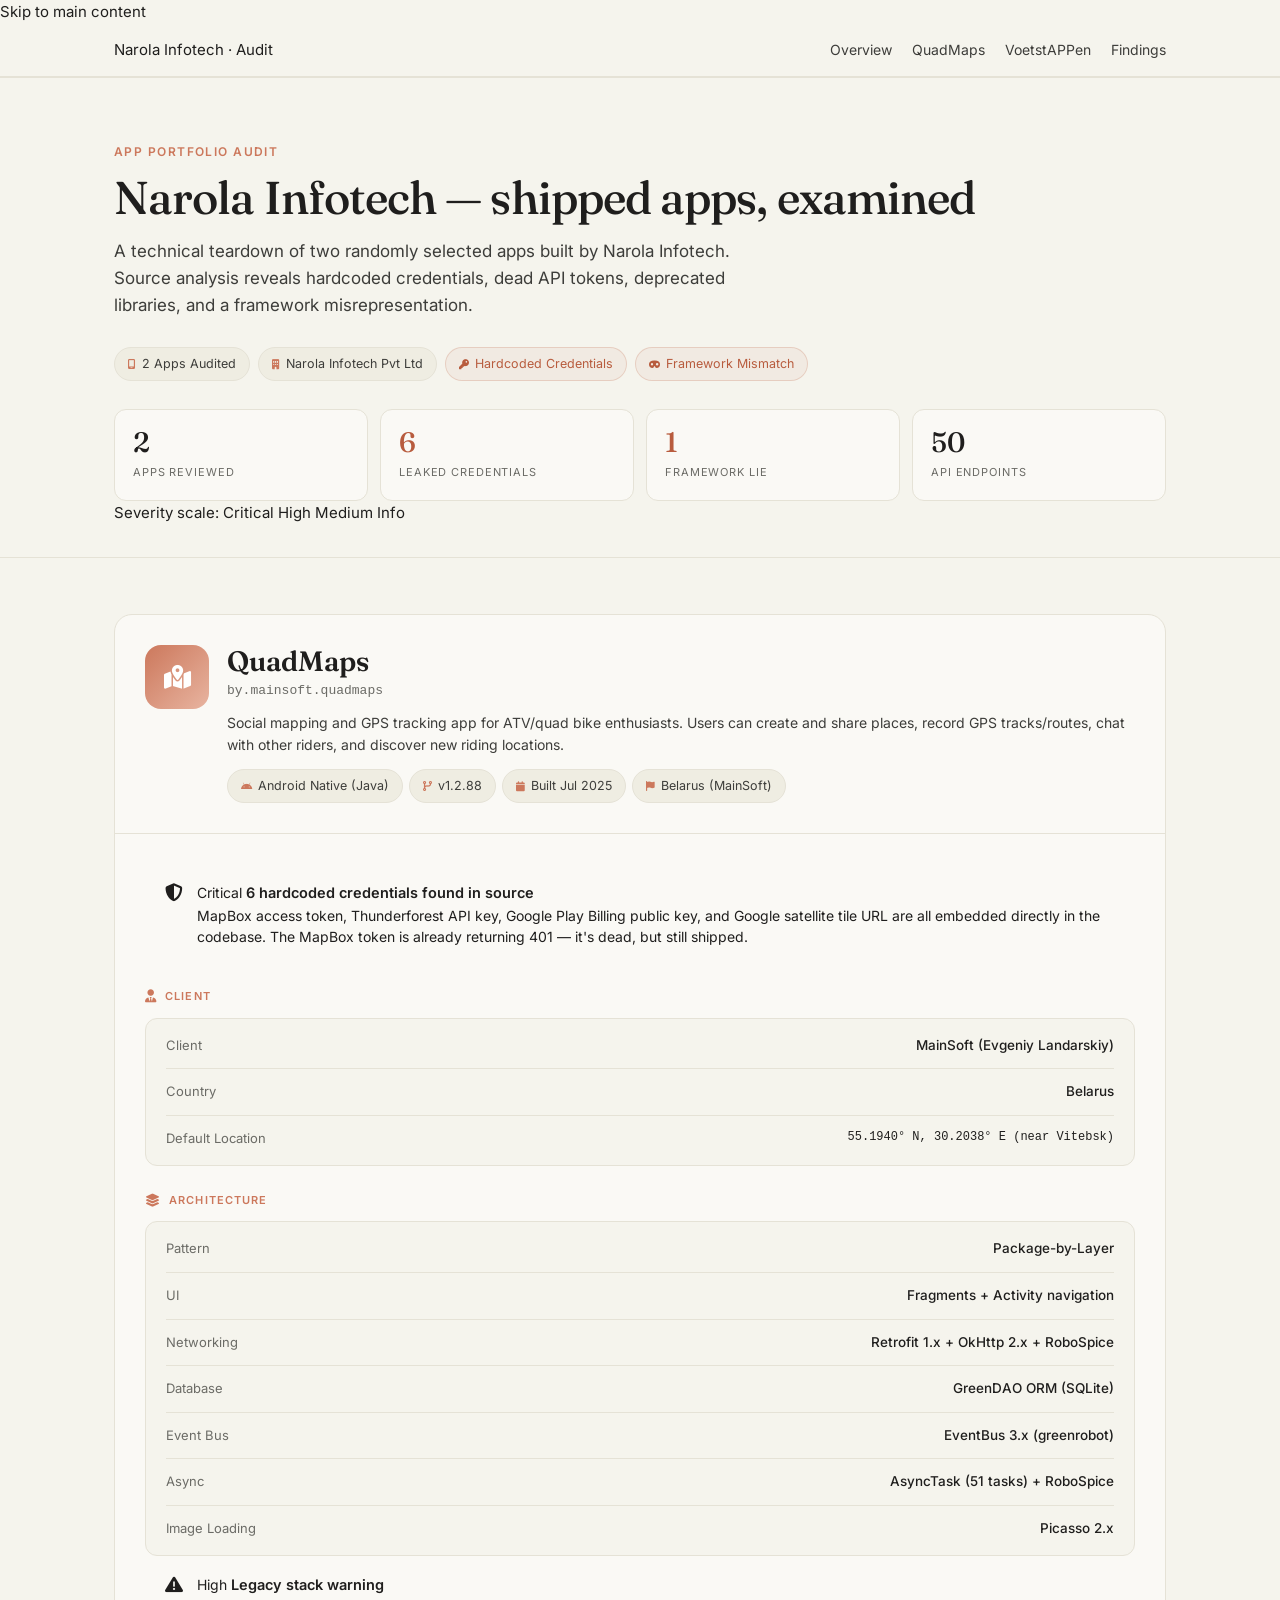
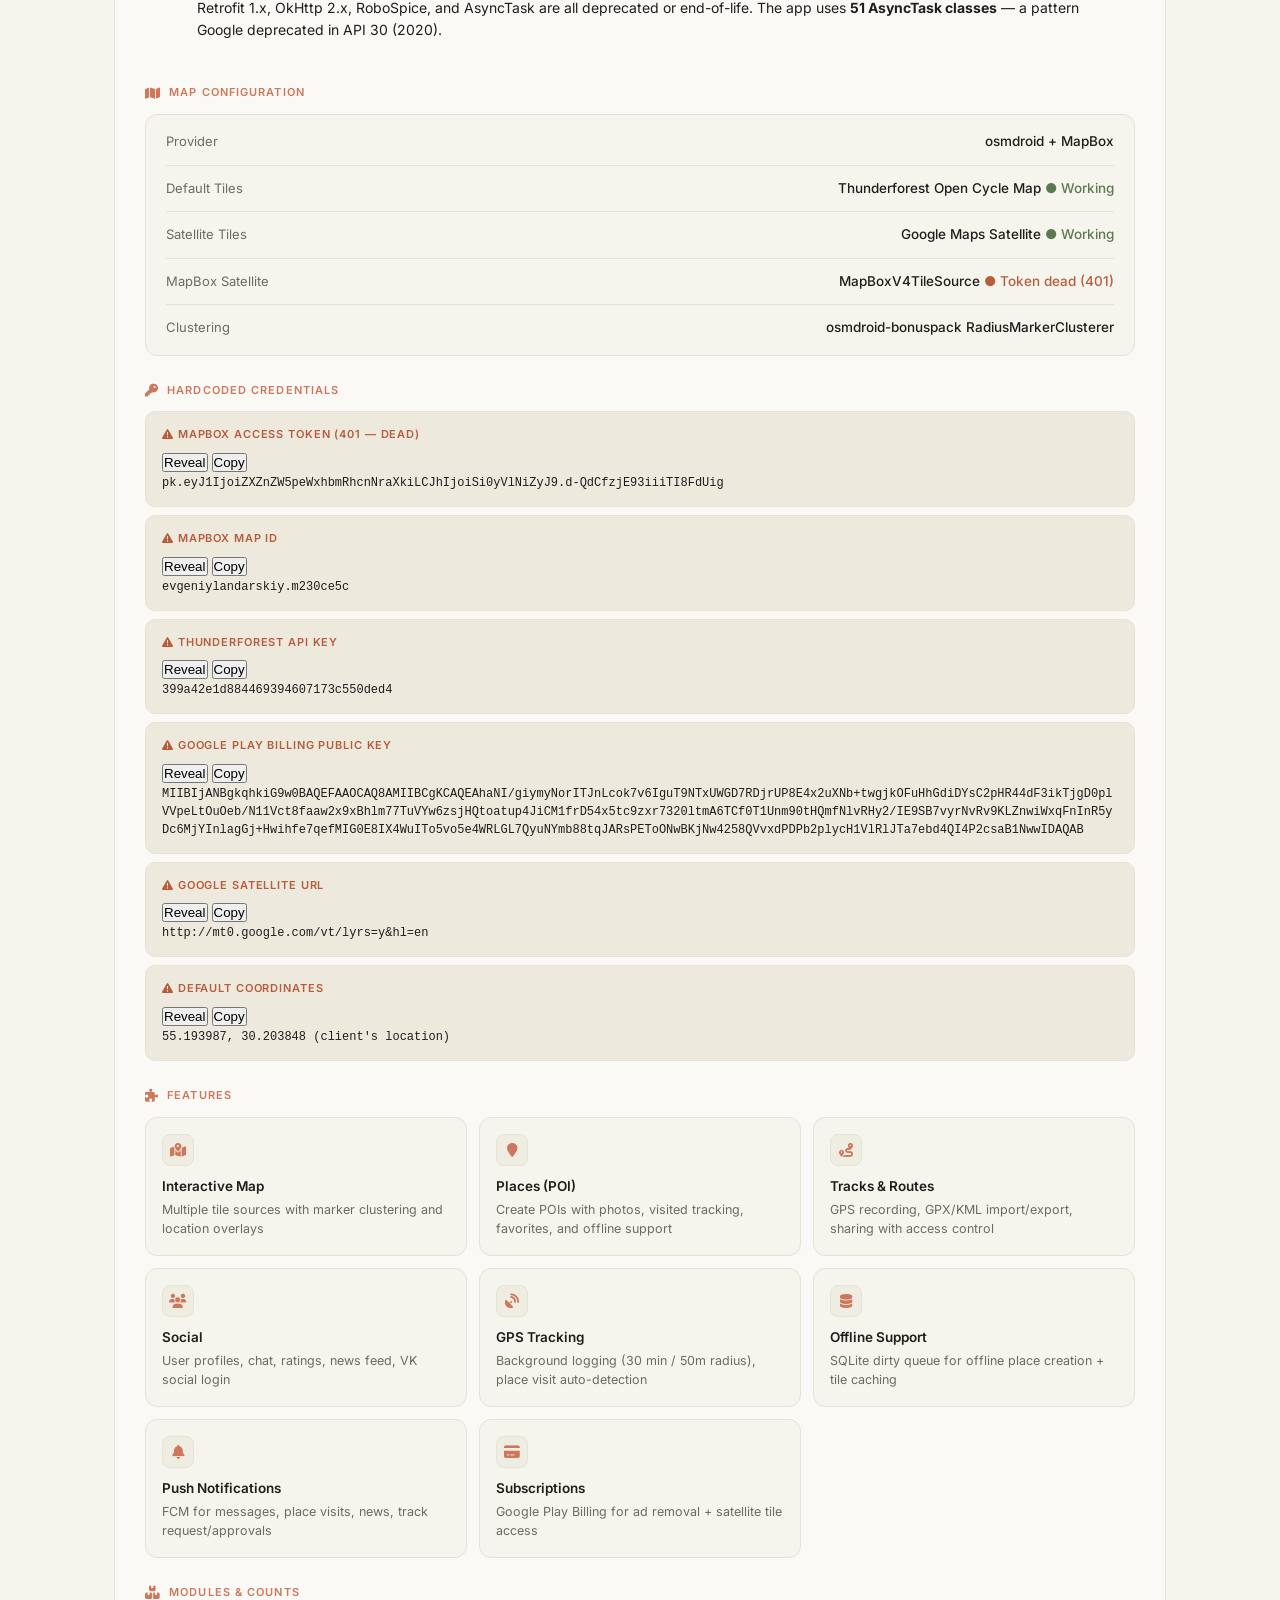
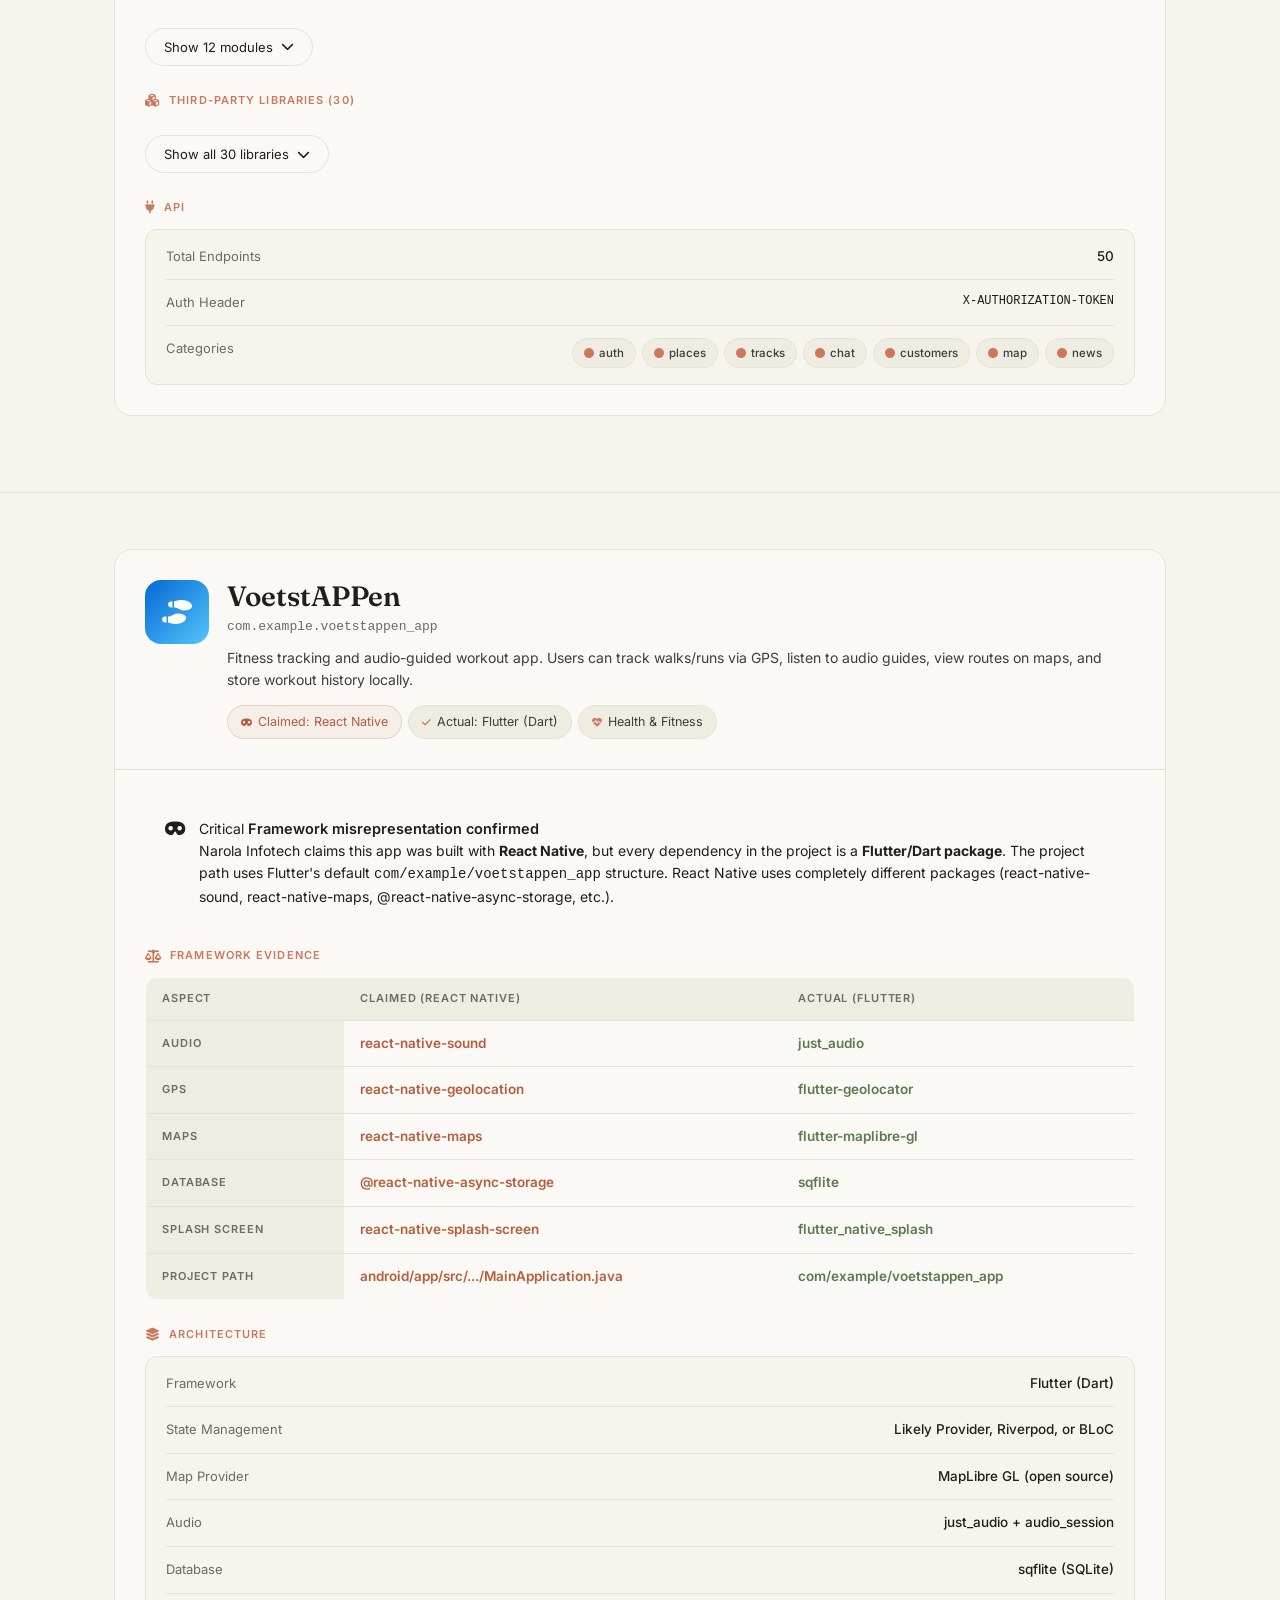
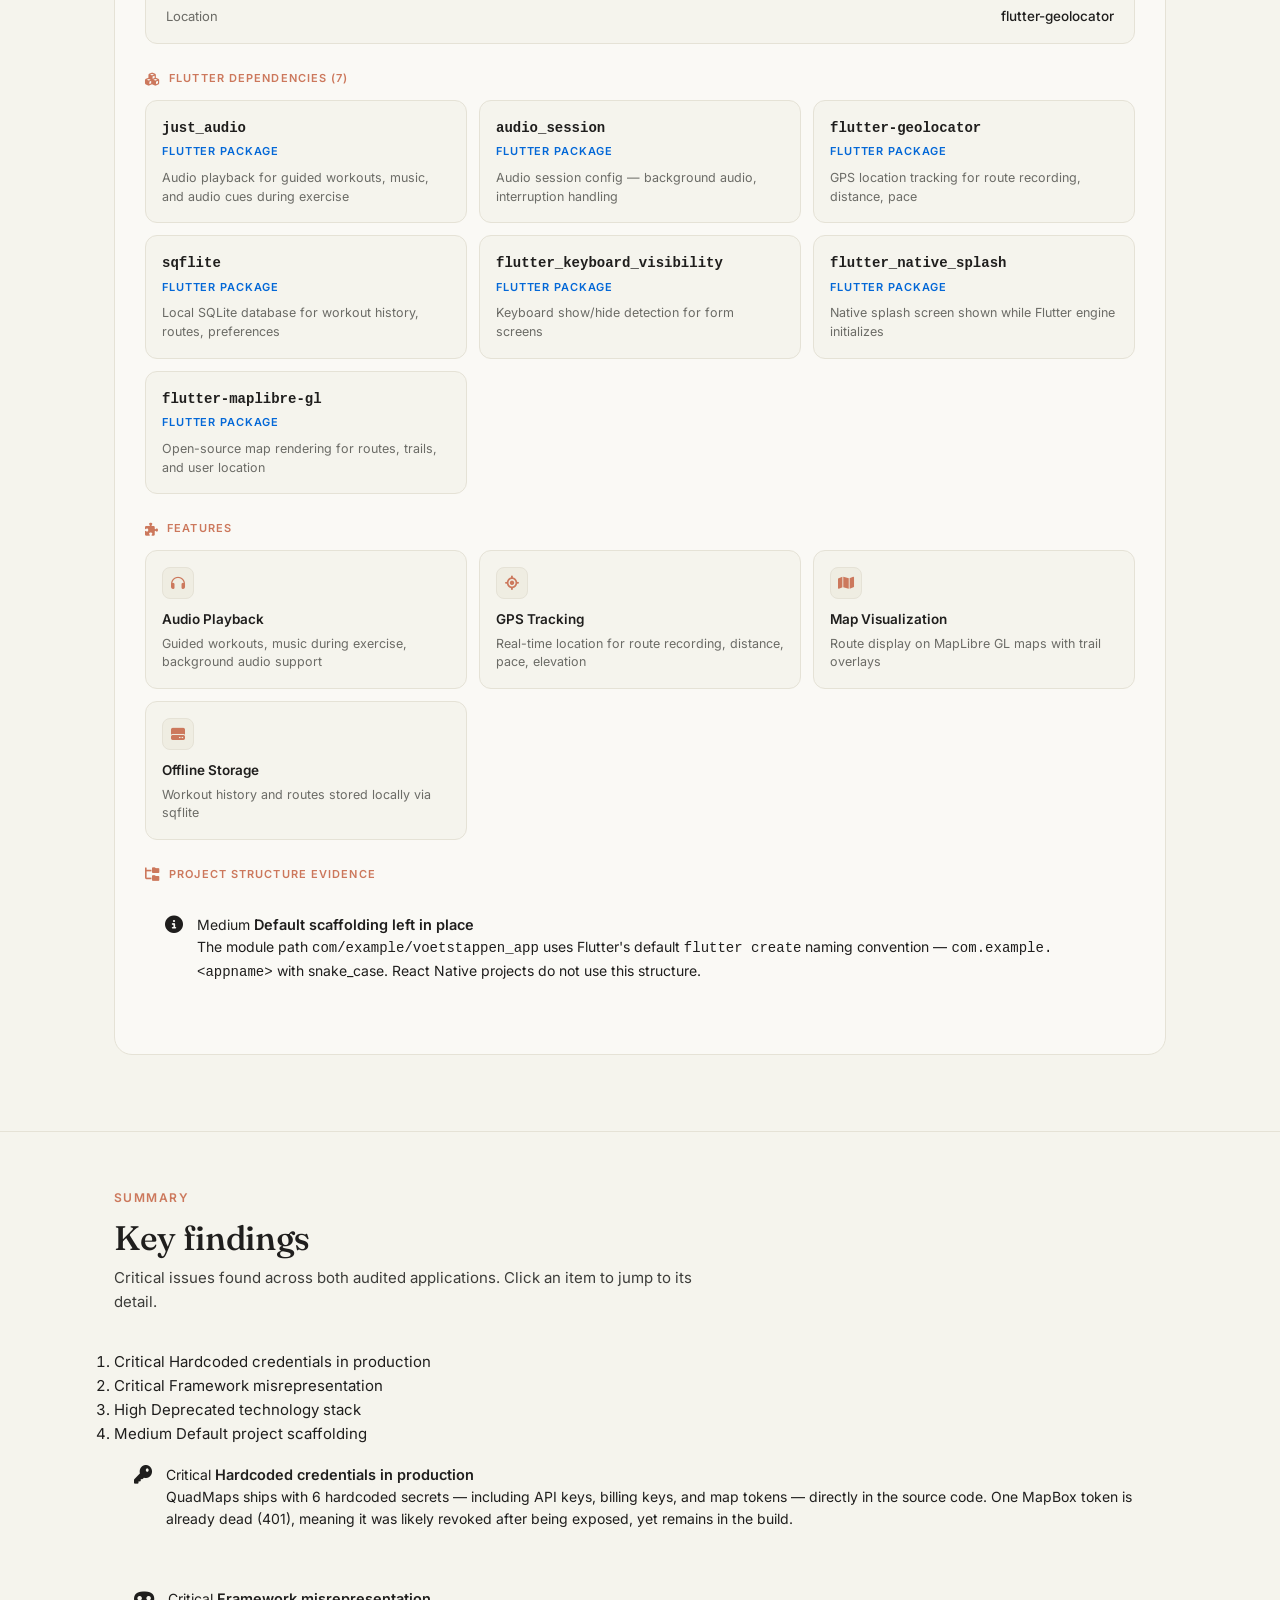
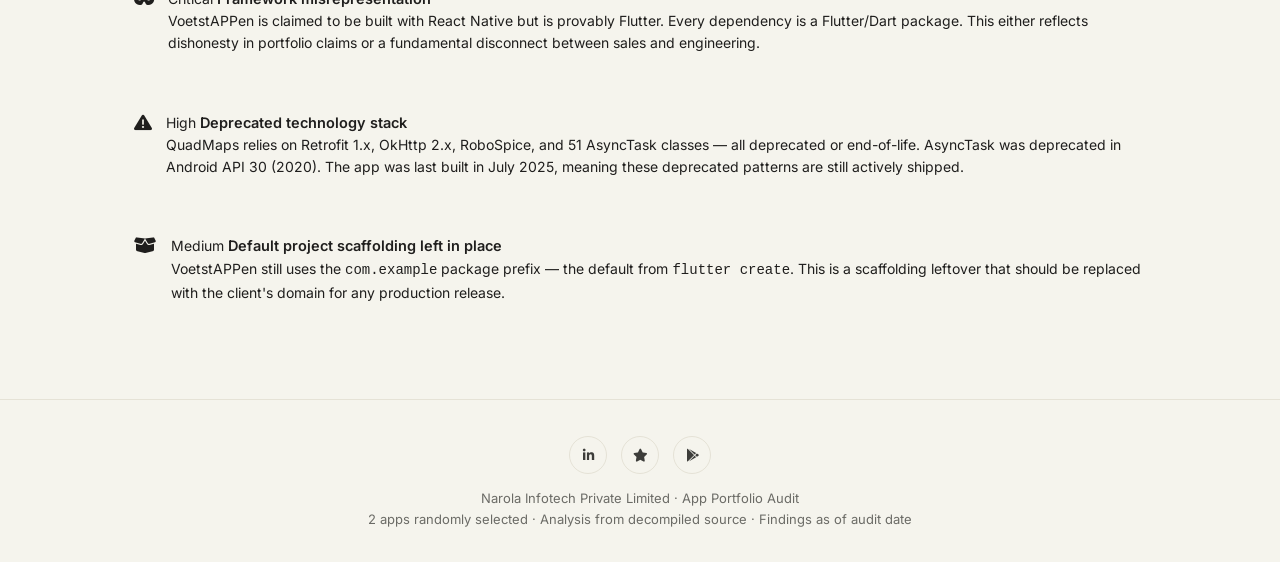
<file: Suratech/narola/mad/index.html>
<!DOCTYPE html>
<html lang="en">

<head>
    <meta charset="UTF-8">
    <meta name="viewport" content="width=device-width, initial-scale=1.0">
    <title>Narola Infotech — App Portfolio Audit</title>
    <meta name="description"
        content="Technical teardown of two apps shipped by Narola Infotech: QuadMaps and VoetstAPPen. Findings include hardcoded credentials, dead API tokens, deprecated stack, and framework misrepresentation.">
    <meta name="theme-color" content="#F5F4ED">
    <meta name="robots" content="noindex">

    <meta property="og:title" content="Narola Infotech — App Portfolio Audit">
    <meta property="og:description"
        content="Source-level findings: hardcoded credentials, dead tokens, deprecated stack, and framework misrepresentation.">
    <meta property="og:type" content="article">
    <meta name="twitter:card" content="summary">

    <link rel="icon"
        href="data:image/svg+xml,%3Csvg xmlns='http://www.w3.org/2000/svg' viewBox='0 0 64 64'%3E%3Crect width='64' height='64' rx='14' fill='%23B85C3E'/%3E%3Ctext x='50%25' y='56%25' text-anchor='middle' fill='%23FAF9F5' font-family='Georgia,serif' font-size='36' font-weight='600'%3E!%3C/text%3E%3C/svg%3E">

    <link rel="preconnect" href="https://fonts.googleapis.com">
    <link rel="preconnect" href="https://fonts.gstatic.com" crossorigin>
    <link
        href="https://fonts.googleapis.com/css2?family=Inter:wght@400;500;600;700&family=Fraunces:wght@400;500;600;700&display=swap"
        rel="stylesheet">
    <link rel="stylesheet" href="https://cdnjs.cloudflare.com/ajax/libs/font-awesome/6.5.1/css/all.min.css">
    <link rel="stylesheet" href="style.css">
</head>

<body>

    <a href="#main" class="skip-link">Skip to main content</a>

    <nav class="nav" aria-label="Primary">
        <div class="container">
            <div class="nav-inner">
                <div class="nav-logo">
                    <img src="https://www.narolainfotech.com/wp-content/uploads/2022/09/nisl-logo.svg"
                        alt="Narola Infotech"
                        onerror="this.outerHTML='<span class=\'nav-logo-fallback\'>Narola Infotech · Audit</span>'">
                </div>
                <div class="nav-links">
                    <a href="#overview">Overview</a>
                    <a href="#quadmaps">QuadMaps</a>
                    <a href="#voetstappen">VoetstAPPen</a>
                    <a href="#findings">Findings</a>
                </div>
                <button class="nav-toggle" id="navToggle" aria-label="Open menu" aria-expanded="false"
                    aria-controls="navMobile">
                    <i class="fa-solid fa-bars" aria-hidden="true"></i>
                </button>
            </div>
            <div class="nav-mobile" id="navMobile" hidden>
                <a href="#overview">Overview</a>
                <a href="#quadmaps">QuadMaps</a>
                <a href="#voetstappen">VoetstAPPen</a>
                <a href="#findings">Findings</a>
            </div>
        </div>
    </nav>

    <main id="main">

        <section class="hero" id="overview">
            <div class="container">
                <div class="section-label">App Portfolio Audit</div>
                <h1>Narola Infotech — shipped apps, examined</h1>
                <p class="hero-sub">A technical teardown of two randomly selected apps built by Narola Infotech. Source
                    analysis reveals hardcoded credentials, dead API tokens, deprecated libraries, and a framework
                    misrepresentation.</p>

                <div class="hero-tags">
                    <span class="tag"><i class="fa-solid fa-mobile-screen" aria-hidden="true"></i> 2 Apps Audited</span>
                    <span class="tag"><i class="fa-solid fa-building" aria-hidden="true"></i> Narola Infotech Pvt
                        Ltd</span>
                    <span class="tag warn-tag"><i class="fa-solid fa-key" aria-hidden="true"></i> Hardcoded
                        Credentials</span>
                    <span class="tag warn-tag"><i class="fa-solid fa-mask" aria-hidden="true"></i> Framework
                        Mismatch</span>
                </div>

                <div class="summary-grid">
                    <div class="summary-card">
                        <div class="num">2</div>
                        <div class="lbl">Apps Reviewed</div>
                    </div>
                    <div class="summary-card">
                        <div class="num warn">6</div>
                        <div class="lbl">Leaked Credentials</div>
                    </div>
                    <div class="summary-card">
                        <div class="num warn">1</div>
                        <div class="lbl">Framework Lie</div>
                    </div>
                    <div class="summary-card">
                        <div class="num">50</div>
                        <div class="lbl">API Endpoints</div>
                    </div>
                </div>

                <div class="severity-legend" aria-label="Severity legend">
                    <span class="legend-title">Severity scale:</span>
                    <span class="sev sev-critical">Critical</span>
                    <span class="sev sev-high">High</span>
                    <span class="sev sev-medium">Medium</span>
                    <span class="sev sev-info">Info</span>
                </div>
            </div>
        </section>

        <!-- App 1: QuadMaps -->
        <section id="quadmaps" aria-labelledby="quadmaps-title">
            <div class="container">
                <div class="app-card">
                    <div class="app-header">
                        <div class="app-icon" aria-hidden="true">
                            <i class="fa-solid fa-map-location-dot"></i>
                        </div>
                        <div class="app-id">
                            <h2 class="app-name" id="quadmaps-title">QuadMaps</h2>
                            <div class="app-pkg">by.mainsoft.quadmaps</div>
                            <p class="app-desc">Social mapping and GPS tracking app for ATV/quad bike enthusiasts. Users
                                can create and share places, record GPS tracks/routes, chat with other riders, and
                                discover new riding locations.</p>
                            <div class="app-tags">
                                <span class="tag"><i class="fa-brands fa-android" aria-hidden="true"></i> Android Native
                                    (Java)</span>
                                <span class="tag"><i class="fa-solid fa-code-branch" aria-hidden="true"></i>
                                    v1.2.88</span>
                                <span class="tag"><i class="fa-solid fa-calendar" aria-hidden="true"></i> Built Jul
                                    2025</span>
                                <span class="tag"><i class="fa-solid fa-flag" aria-hidden="true"></i> Belarus
                                    (MainSoft)</span>
                            </div>
                        </div>
                    </div>

                    <div class="app-body">

                        <div class="alert alert-critical">
                            <i class="fa-solid fa-shield-halved" aria-hidden="true"></i>
                            <div>
                                <div class="alert-head">
                                    <span class="sev sev-critical">Critical</span>
                                    <span class="alert-title">6 hardcoded credentials found in source</span>
                                </div>
                                MapBox access token, Thunderforest API key, Google Play Billing public key, and Google
                                satellite tile URL are all embedded directly in the codebase. The MapBox token is
                                already returning 401 — it's dead, but still shipped.
                            </div>
                        </div>

                        <div class="sub-section">
                            <h3 class="sub-heading"><i class="fa-solid fa-user-tie" aria-hidden="true"></i> Client</h3>
                            <div class="kv-table">
                                <div class="kv-row">
                                    <span class="kv-key">Client</span>
                                    <span class="kv-val">MainSoft (Evgeniy Landarskiy)</span>
                                </div>
                                <div class="kv-row">
                                    <span class="kv-key">Country</span>
                                    <span class="kv-val">Belarus</span>
                                </div>
                                <div class="kv-row">
                                    <span class="kv-key">Default Location</span>
                                    <span class="kv-val mono">55.1940° N, 30.2038° E (near Vitebsk)</span>
                                </div>
                            </div>
                        </div>

                        <div class="sub-section">
                            <h3 class="sub-heading"><i class="fa-solid fa-layer-group" aria-hidden="true"></i>
                                Architecture</h3>
                            <div class="kv-table">
                                <div class="kv-row"><span class="kv-key">Pattern</span><span
                                        class="kv-val">Package-by-Layer</span></div>
                                <div class="kv-row"><span class="kv-key">UI</span><span class="kv-val">Fragments +
                                        Activity navigation</span></div>
                                <div class="kv-row"><span class="kv-key">Networking</span><span class="kv-val">Retrofit
                                        1.x + OkHttp 2.x + RoboSpice</span></div>
                                <div class="kv-row"><span class="kv-key">Database</span><span class="kv-val">GreenDAO
                                        ORM (SQLite)</span></div>
                                <div class="kv-row"><span class="kv-key">Event Bus</span><span class="kv-val">EventBus
                                        3.x (greenrobot)</span></div>
                                <div class="kv-row"><span class="kv-key">Async</span><span class="kv-val warn">AsyncTask
                                        (51 tasks) + RoboSpice</span></div>
                                <div class="kv-row"><span class="kv-key">Image Loading</span><span
                                        class="kv-val">Picasso 2.x</span></div>
                            </div>

                            <div class="alert alert-high alert-tight">
                                <i class="fa-solid fa-triangle-exclamation" aria-hidden="true"></i>
                                <div>
                                    <div class="alert-head">
                                        <span class="sev sev-high">High</span>
                                        <span class="alert-title">Legacy stack warning</span>
                                    </div>
                                    Retrofit 1.x, OkHttp 2.x, RoboSpice, and AsyncTask are all deprecated or
                                    end-of-life. The app uses <strong>51 AsyncTask classes</strong> — a pattern Google
                                    deprecated in API 30 (2020).
                                </div>
                            </div>
                        </div>

                        <div class="sub-section">
                            <h3 class="sub-heading"><i class="fa-solid fa-map" aria-hidden="true"></i> Map Configuration
                            </h3>
                            <div class="kv-table">
                                <div class="kv-row"><span class="kv-key">Provider</span><span class="kv-val">osmdroid +
                                        MapBox</span></div>
                                <div class="kv-row"><span class="kv-key">Default Tiles</span><span
                                        class="kv-val">Thunderforest Open Cycle Map <span class="status-ok">●
                                            Working</span></span></div>
                                <div class="kv-row"><span class="kv-key">Satellite Tiles</span><span
                                        class="kv-val">Google Maps Satellite <span class="status-ok">●
                                            Working</span></span></div>
                                <div class="kv-row"><span class="kv-key">MapBox Satellite</span><span
                                        class="kv-val">MapBoxV4TileSource <span class="status-dead">● Token dead
                                            (401)</span></span></div>
                                <div class="kv-row"><span class="kv-key">Clustering</span><span
                                        class="kv-val">osmdroid-bonuspack RadiusMarkerClusterer</span></div>
                            </div>
                        </div>

                        <div class="sub-section">
                            <h3 class="sub-heading"><i class="fa-solid fa-key" aria-hidden="true"></i> Hardcoded
                                Credentials</h3>

                            <div class="credential-block" data-credential>
                                <div class="cred-header">
                                    <div class="cred-label">
                                        <i class="fa-solid fa-triangle-exclamation" aria-hidden="true"></i>
                                        MapBox Access Token <span class="cred-note">(401 — dead)</span>
                                    </div>
                                    <div class="cred-actions">
                                        <button class="cred-btn" data-action="reveal"
                                            aria-label="Reveal value">Reveal</button>
                                        <button class="cred-btn" data-action="copy"
                                            aria-label="Copy value">Copy</button>
                                    </div>
                                </div>
                                <div class="cred-value" data-mask>
                                    pk.eyJ1IjoiZXZnZW5peWxhbmRhcnNraXkiLCJhIjoiSi0yVlNiZyJ9.d-QdCfzjE93iiiTI8FdUig</div>
                            </div>

                            <div class="credential-block" data-credential>
                                <div class="cred-header">
                                    <div class="cred-label"><i class="fa-solid fa-triangle-exclamation"
                                            aria-hidden="true"></i> MapBox Map ID</div>
                                    <div class="cred-actions">
                                        <button class="cred-btn" data-action="reveal"
                                            aria-label="Reveal value">Reveal</button>
                                        <button class="cred-btn" data-action="copy"
                                            aria-label="Copy value">Copy</button>
                                    </div>
                                </div>
                                <div class="cred-value" data-mask>evgeniylandarskiy.m230ce5c</div>
                            </div>

                            <div class="credential-block" data-credential>
                                <div class="cred-header">
                                    <div class="cred-label"><i class="fa-solid fa-triangle-exclamation"
                                            aria-hidden="true"></i> Thunderforest API Key</div>
                                    <div class="cred-actions">
                                        <button class="cred-btn" data-action="reveal"
                                            aria-label="Reveal value">Reveal</button>
                                        <button class="cred-btn" data-action="copy"
                                            aria-label="Copy value">Copy</button>
                                    </div>
                                </div>
                                <div class="cred-value" data-mask>399a42e1d884469394607173c550ded4</div>
                            </div>

                            <div class="credential-block" data-credential>
                                <div class="cred-header">
                                    <div class="cred-label"><i class="fa-solid fa-triangle-exclamation"
                                            aria-hidden="true"></i> Google Play Billing Public Key</div>
                                    <div class="cred-actions">
                                        <button class="cred-btn" data-action="reveal"
                                            aria-label="Reveal value">Reveal</button>
                                        <button class="cred-btn" data-action="copy"
                                            aria-label="Copy value">Copy</button>
                                    </div>
                                </div>
                                <div class="cred-value cred-long" data-mask>
                                    MIIBIjANBgkqhkiG9w0BAQEFAAOCAQ8AMIIBCgKCAQEAhaNI/giymyNorITJnLcok7v6IguT9NTxUWGD7RDjrUP8E4x2uXNb+twgjkOFuHhGdiDYsC2pHR44dF3ikTjgD0plVVpeLtOuOeb/N11Vct8faaw2x9xBhlm77TuVYw6zsjHQtoatup4JiCM1frD54x5tc9zxr7320ltmA6TCf0T1Unm90tHQmfNlvRHy2/IE9SB7vyrNvRv9KLZnwiWxqFnInR5yDc6MjYInlagGj+Hwihfe7qefMIG0E8IX4WuITo5vo5e4WRLGL7QyuNYmb88tqJARsPEToONwBKjNw4258QVvxdPDPb2plycH1VlRlJTa7ebd4QI4P2csaB1NwwIDAQAB
                                </div>
                            </div>

                            <div class="credential-block" data-credential>
                                <div class="cred-header">
                                    <div class="cred-label"><i class="fa-solid fa-triangle-exclamation"
                                            aria-hidden="true"></i> Google Satellite URL</div>
                                    <div class="cred-actions">
                                        <button class="cred-btn" data-action="reveal"
                                            aria-label="Reveal value">Reveal</button>
                                        <button class="cred-btn" data-action="copy"
                                            aria-label="Copy value">Copy</button>
                                    </div>
                                </div>
                                <div class="cred-value" data-mask>http://mt0.google.com/vt/lyrs=y&amp;hl=en</div>
                            </div>

                            <div class="credential-block" data-credential>
                                <div class="cred-header">
                                    <div class="cred-label"><i class="fa-solid fa-triangle-exclamation"
                                            aria-hidden="true"></i> Default Coordinates</div>
                                    <div class="cred-actions">
                                        <button class="cred-btn" data-action="reveal"
                                            aria-label="Reveal value">Reveal</button>
                                        <button class="cred-btn" data-action="copy"
                                            aria-label="Copy value">Copy</button>
                                    </div>
                                </div>
                                <div class="cred-value" data-mask>55.193987, 30.203848 (client's location)</div>
                            </div>
                        </div>

                        <div class="sub-section">
                            <h3 class="sub-heading"><i class="fa-solid fa-puzzle-piece" aria-hidden="true"></i> Features
                            </h3>
                            <div class="features-grid">
                                <div class="feature-card">
                                    <div class="feature-icon" aria-hidden="true"><i
                                            class="fa-solid fa-map-location-dot"></i></div>
                                    <div class="feature-name">Interactive Map</div>
                                    <div class="feature-desc">Multiple tile sources with marker clustering and location
                                        overlays</div>
                                </div>
                                <div class="feature-card">
                                    <div class="feature-icon" aria-hidden="true"><i
                                            class="fa-solid fa-location-pin"></i></div>
                                    <div class="feature-name">Places (POI)</div>
                                    <div class="feature-desc">Create POIs with photos, visited tracking, favorites, and
                                        offline support</div>
                                </div>
                                <div class="feature-card">
                                    <div class="feature-icon" aria-hidden="true"><i class="fa-solid fa-route"></i></div>
                                    <div class="feature-name">Tracks &amp; Routes</div>
                                    <div class="feature-desc">GPS recording, GPX/KML import/export, sharing with access
                                        control</div>
                                </div>
                                <div class="feature-card">
                                    <div class="feature-icon" aria-hidden="true"><i class="fa-solid fa-users"></i></div>
                                    <div class="feature-name">Social</div>
                                    <div class="feature-desc">User profiles, chat, ratings, news feed, VK social login
                                    </div>
                                </div>
                                <div class="feature-card">
                                    <div class="feature-icon" aria-hidden="true"><i
                                            class="fa-solid fa-satellite-dish"></i></div>
                                    <div class="feature-name">GPS Tracking</div>
                                    <div class="feature-desc">Background logging (30 min / 50m radius), place visit
                                        auto-detection</div>
                                </div>
                                <div class="feature-card">
                                    <div class="feature-icon" aria-hidden="true"><i class="fa-solid fa-database"></i>
                                    </div>
                                    <div class="feature-name">Offline Support</div>
                                    <div class="feature-desc">SQLite dirty queue for offline place creation + tile
                                        caching</div>
                                </div>
                                <div class="feature-card">
                                    <div class="feature-icon" aria-hidden="true"><i class="fa-solid fa-bell"></i></div>
                                    <div class="feature-name">Push Notifications</div>
                                    <div class="feature-desc">FCM for messages, place visits, news, track
                                        request/approvals</div>
                                </div>
                                <div class="feature-card">
                                    <div class="feature-icon" aria-hidden="true"><i class="fa-solid fa-credit-card"></i>
                                    </div>
                                    <div class="feature-name">Subscriptions</div>
                                    <div class="feature-desc">Google Play Billing for ad removal + satellite tile access
                                    </div>
                                </div>
                            </div>
                        </div>

                        <div class="sub-section">
                            <h3 class="sub-heading"><i class="fa-solid fa-boxes-stacked" aria-hidden="true"></i> Modules
                                &amp; Counts</h3>

                            <button class="collapsible-toggle" data-toggle="quadModules" aria-expanded="false"
                                aria-controls="quadModules">
                                <span class="toggle-label">Show 12 modules</span>
                                <i class="fa-solid fa-chevron-down" aria-hidden="true"></i>
                            </button>

                            <div class="collapsible-content" id="quadModules" hidden>
                                <div class="modules-grid">
                                    <div class="module-item"><span class="mod-name">fragments</span><span
                                            class="mod-desc">37 fragments — map, place, track, social, auth, settings,
                                            news</span></div>
                                    <div class="module-item"><span class="mod-name">models</span><span
                                            class="mod-desc">54 network DTOs for API request/response</span></div>
                                    <div class="module-item"><span class="mod-name">tasks</span><span
                                            class="mod-desc">51 AsyncTask classes for background operations</span></div>
                                    <div class="module-item"><span class="mod-name">views</span><span
                                            class="mod-desc">19 custom UI components</span></div>
                                    <div class="module-item"><span class="mod-name">events</span><span
                                            class="mod-desc">20 EventBus event types</span></div>
                                    <div class="module-item"><span class="mod-name">services</span><span
                                            class="mod-desc">8 Retrofit REST + 8 business services, GPS, FCM, offline
                                            sync</span></div>
                                    <div class="module-item"><span class="mod-name">dao</span><span class="mod-desc">6
                                            GreenDAO entities (POI, ratings, chat, customer)</span></div>
                                    <div class="module-item"><span class="mod-name">adapter</span><span
                                            class="mod-desc">RecyclerView / ListView adapters</span></div>
                                    <div class="module-item"><span class="mod-name">billing</span><span
                                            class="mod-desc">In-app billing (monthly / full-time plans)</span></div>
                                    <div class="module-item"><span class="mod-name">map</span><span
                                            class="mod-desc">MapBox tile source, 4 cluster types, overlays</span></div>
                                    <div class="module-item"><span class="mod-name">autofill_otp</span><span
                                            class="mod-desc">Automatic SMS OTP for phone registration</span></div>
                                    <div class="module-item"><span class="mod-name">util</span><span
                                            class="mod-desc">Image, bitmap, location, validation, social helpers</span>
                                    </div>
                                </div>
                            </div>
                        </div>

                        <div class="sub-section">
                            <h3 class="sub-heading"><i class="fa-solid fa-cubes" aria-hidden="true"></i> Third-party
                                Libraries (30)</h3>

                            <button class="collapsible-toggle" data-toggle="quadLibs" aria-expanded="false"
                                aria-controls="quadLibs">
                                <span class="toggle-label">Show all 30 libraries</span>
                                <i class="fa-solid fa-chevron-down" aria-hidden="true"></i>
                            </button>

                            <div class="collapsible-content" id="quadLibs" hidden>
                                <ul class="lib-list">
                                    <li><i class="fa-solid fa-circle" aria-hidden="true"></i>osmdroid (map rendering)
                                    </li>
                                    <li><i class="fa-solid fa-circle" aria-hidden="true"></i>osmdroid-bonuspack
                                        (clustering, KML)</li>
                                    <li><i class="fa-solid fa-circle" aria-hidden="true"></i>Retrofit 1.x + OkHttp 2.x
                                    </li>
                                    <li><i class="fa-solid fa-circle" aria-hidden="true"></i>Gson (JSON)</li>
                                    <li><i class="fa-solid fa-circle" aria-hidden="true"></i>GreenDAO (SQLite ORM)</li>
                                    <li><i class="fa-solid fa-circle" aria-hidden="true"></i>EventBus (greenrobot)</li>
                                    <li><i class="fa-solid fa-circle" aria-hidden="true"></i>Picasso 2.x (image loading)
                                    </li>
                                    <li><i class="fa-solid fa-circle" aria-hidden="true"></i>Firebase Analytics / FCM /
                                        Crashlytics</li>
                                    <li><i class="fa-solid fa-circle" aria-hidden="true"></i>Google Play Billing</li>
                                    <li><i class="fa-solid fa-circle" aria-hidden="true"></i>RoboSpice (async
                                        networking)</li>
                                    <li><i class="fa-solid fa-circle" aria-hidden="true"></i>EasyPermissions</li>
                                    <li><i class="fa-solid fa-circle" aria-hidden="true"></i>VK SDK (social login)</li>
                                    <li><i class="fa-solid fa-circle" aria-hidden="true"></i>Android-GeoJSON</li>
                                    <li><i class="fa-solid fa-circle" aria-hidden="true"></i>MaterialDialogs</li>
                                    <li><i class="fa-solid fa-circle" aria-hidden="true"></i>PagerSlidingTabStrip</li>
                                    <li><i class="fa-solid fa-circle" aria-hidden="true"></i>Glide (image loading)</li>
                                    <li><i class="fa-solid fa-circle" aria-hidden="true"></i>RecyclerFastScroll</li>
                                    <li><i class="fa-solid fa-circle" aria-hidden="true"></i>ASNE (social login)</li>
                                    <li><i class="fa-solid fa-circle" aria-hidden="true"></i>PhotoView (pinch-to-zoom)
                                    </li>
                                    <li><i class="fa-solid fa-circle" aria-hidden="true"></i>CircleImageView</li>
                                    <li><i class="fa-solid fa-circle" aria-hidden="true"></i>libphonenumber-android</li>
                                    <li><i class="fa-solid fa-circle" aria-hidden="true"></i>RxJava 3.x</li>
                                    <li><i class="fa-solid fa-circle" aria-hidden="true"></i>Android-GPX-Parser</li>
                                    <li><i class="fa-solid fa-circle" aria-hidden="true"></i>MaterialProgressBar</li>
                                    <li><i class="fa-solid fa-circle" aria-hidden="true"></i>Joda-Time-Android</li>
                                    <li><i class="fa-solid fa-circle" aria-hidden="true"></i>FloatingActionButton</li>
                                    <li><i class="fa-solid fa-circle" aria-hidden="true"></i>MultiType-FilePicker</li>
                                    <li><i class="fa-solid fa-circle" aria-hidden="true"></i>MaterialEditText</li>
                                    <li><i class="fa-solid fa-circle" aria-hidden="true"></i>NineOldAndroids</li>
                                    <li><i class="fa-solid fa-circle" aria-hidden="true"></i>ListViewAnimations</li>
                                </ul>
                            </div>
                        </div>

                        <div class="sub-section">
                            <h3 class="sub-heading"><i class="fa-solid fa-plug" aria-hidden="true"></i> API</h3>
                            <div class="kv-table">
                                <div class="kv-row"><span class="kv-key">Total Endpoints</span><span
                                        class="kv-val">50</span></div>
                                <div class="kv-row"><span class="kv-key">Auth Header</span><span
                                        class="kv-val mono">X-AUTHORIZATION-TOKEN</span></div>
                                <div class="kv-row">
                                    <span class="kv-key">Categories</span>
                                    <span class="kv-val">
                                        <span class="chip-cloud">
                                            <span class="chip"><i class="fa-solid fa-circle"
                                                    aria-hidden="true"></i>auth</span>
                                            <span class="chip"><i class="fa-solid fa-circle"
                                                    aria-hidden="true"></i>places</span>
                                            <span class="chip"><i class="fa-solid fa-circle"
                                                    aria-hidden="true"></i>tracks</span>
                                            <span class="chip"><i class="fa-solid fa-circle"
                                                    aria-hidden="true"></i>chat</span>
                                            <span class="chip"><i class="fa-solid fa-circle"
                                                    aria-hidden="true"></i>customers</span>
                                            <span class="chip"><i class="fa-solid fa-circle"
                                                    aria-hidden="true"></i>map</span>
                                            <span class="chip"><i class="fa-solid fa-circle"
                                                    aria-hidden="true"></i>news</span>
                                        </span>
                                    </span>
                                </div>
                            </div>
                        </div>

                    </div>
                </div>
            </div>
        </section>

        <!-- App 2: VoetstAPPen -->
        <section id="voetstappen" aria-labelledby="voet-title">
            <div class="container">
                <div class="app-card">
                    <div class="app-header">
                        <div class="app-icon flutter" aria-hidden="true">
                            <i class="fa-solid fa-shoe-prints"></i>
                        </div>
                        <div class="app-id">
                            <h2 class="app-name" id="voet-title">VoetstAPPen</h2>
                            <div class="app-pkg">com.example.voetstappen_app</div>
                            <p class="app-desc">Fitness tracking and audio-guided workout app. Users can track
                                walks/runs via GPS, listen to audio guides, view routes on maps, and store workout
                                history locally.</p>
                            <div class="app-tags">
                                <span class="tag warn-tag"><i class="fa-solid fa-mask" aria-hidden="true"></i> Claimed:
                                    React Native</span>
                                <span class="tag good-tag"><i class="fa-solid fa-check" aria-hidden="true"></i> Actual:
                                    Flutter (Dart)</span>
                                <span class="tag"><i class="fa-solid fa-heartbeat" aria-hidden="true"></i> Health &amp;
                                    Fitness</span>
                            </div>
                        </div>
                    </div>

                    <div class="app-body">

                        <div class="alert alert-critical">
                            <i class="fa-solid fa-mask" aria-hidden="true"></i>
                            <div>
                                <div class="alert-head">
                                    <span class="sev sev-critical">Critical</span>
                                    <span class="alert-title">Framework misrepresentation confirmed</span>
                                </div>
                                Narola Infotech claims this app was built with <strong>React Native</strong>, but every
                                dependency in the project is a <strong>Flutter/Dart package</strong>. The project path
                                uses Flutter's default <code>com/example/voetstappen_app</code> structure. React Native
                                uses completely different packages (react-native-sound, react-native-maps,
                                @react-native-async-storage, etc.).
                            </div>
                        </div>

                        <div class="sub-section">
                            <h3 class="sub-heading"><i class="fa-solid fa-scale-balanced" aria-hidden="true"></i>
                                Framework Evidence</h3>
                            <div class="table-wrap">
                                <table class="compare-table">
                                    <thead>
                                        <tr>
                                            <th scope="col">Aspect</th>
                                            <th scope="col">Claimed (React Native)</th>
                                            <th scope="col">Actual (Flutter)</th>
                                        </tr>
                                    </thead>
                                    <tbody>
                                        <tr>
                                            <th scope="row">Audio</th>
                                            <td class="claimed">react-native-sound</td>
                                            <td class="actual">just_audio</td>
                                        </tr>
                                        <tr>
                                            <th scope="row">GPS</th>
                                            <td class="claimed">react-native-geolocation</td>
                                            <td class="actual">flutter-geolocator</td>
                                        </tr>
                                        <tr>
                                            <th scope="row">Maps</th>
                                            <td class="claimed">react-native-maps</td>
                                            <td class="actual">flutter-maplibre-gl</td>
                                        </tr>
                                        <tr>
                                            <th scope="row">Database</th>
                                            <td class="claimed">@react-native-async-storage</td>
                                            <td class="actual">sqflite</td>
                                        </tr>
                                        <tr>
                                            <th scope="row">Splash Screen</th>
                                            <td class="claimed">react-native-splash-screen</td>
                                            <td class="actual">flutter_native_splash</td>
                                        </tr>
                                        <tr>
                                            <th scope="row">Project Path</th>
                                            <td class="claimed">android/app/src/.../MainApplication.java</td>
                                            <td class="actual">com/example/voetstappen_app</td>
                                        </tr>
                                    </tbody>
                                </table>
                            </div>
                        </div>

                        <div class="sub-section">
                            <h3 class="sub-heading"><i class="fa-solid fa-layer-group" aria-hidden="true"></i>
                                Architecture</h3>
                            <div class="kv-table">
                                <div class="kv-row"><span class="kv-key">Framework</span><span class="kv-val">Flutter
                                        (Dart)</span></div>
                                <div class="kv-row"><span class="kv-key">State Management</span><span
                                        class="kv-val">Likely Provider, Riverpod, or BLoC</span></div>
                                <div class="kv-row"><span class="kv-key">Map Provider</span><span
                                        class="kv-val">MapLibre GL (open source)</span></div>
                                <div class="kv-row"><span class="kv-key">Audio</span><span class="kv-val">just_audio +
                                        audio_session</span></div>
                                <div class="kv-row"><span class="kv-key">Database</span><span class="kv-val">sqflite
                                        (SQLite)</span></div>
                                <div class="kv-row"><span class="kv-key">Location</span><span
                                        class="kv-val">flutter-geolocator</span></div>
                            </div>
                        </div>

                        <div class="sub-section">
                            <h3 class="sub-heading"><i class="fa-solid fa-cubes" aria-hidden="true"></i> Flutter
                                Dependencies (7)</h3>
                            <div class="dep-grid">
                                <div class="dep-card">
                                    <div class="dep-name">just_audio</div>
                                    <div class="dep-type flutter-type">Flutter Package</div>
                                    <div class="dep-usage">Audio playback for guided workouts, music, and audio cues
                                        during exercise</div>
                                </div>
                                <div class="dep-card">
                                    <div class="dep-name">audio_session</div>
                                    <div class="dep-type flutter-type">Flutter Package</div>
                                    <div class="dep-usage">Audio session config — background audio, interruption
                                        handling</div>
                                </div>
                                <div class="dep-card">
                                    <div class="dep-name">flutter-geolocator</div>
                                    <div class="dep-type flutter-type">Flutter Package</div>
                                    <div class="dep-usage">GPS location tracking for route recording, distance, pace
                                    </div>
                                </div>
                                <div class="dep-card">
                                    <div class="dep-name">sqflite</div>
                                    <div class="dep-type flutter-type">Flutter Package</div>
                                    <div class="dep-usage">Local SQLite database for workout history, routes,
                                        preferences</div>
                                </div>
                                <div class="dep-card">
                                    <div class="dep-name">flutter_keyboard_visibility</div>
                                    <div class="dep-type flutter-type">Flutter Package</div>
                                    <div class="dep-usage">Keyboard show/hide detection for form screens</div>
                                </div>
                                <div class="dep-card">
                                    <div class="dep-name">flutter_native_splash</div>
                                    <div class="dep-type flutter-type">Flutter Package</div>
                                    <div class="dep-usage">Native splash screen shown while Flutter engine initializes
                                    </div>
                                </div>
                                <div class="dep-card">
                                    <div class="dep-name">flutter-maplibre-gl</div>
                                    <div class="dep-type flutter-type">Flutter Package</div>
                                    <div class="dep-usage">Open-source map rendering for routes, trails, and user
                                        location</div>
                                </div>
                            </div>
                        </div>

                        <div class="sub-section">
                            <h3 class="sub-heading"><i class="fa-solid fa-puzzle-piece" aria-hidden="true"></i> Features
                            </h3>
                            <div class="features-grid">
                                <div class="feature-card">
                                    <div class="feature-icon" aria-hidden="true"><i class="fa-solid fa-headphones"></i>
                                    </div>
                                    <div class="feature-name">Audio Playback</div>
                                    <div class="feature-desc">Guided workouts, music during exercise, background audio
                                        support</div>
                                </div>
                                <div class="feature-card">
                                    <div class="feature-icon" aria-hidden="true"><i
                                            class="fa-solid fa-location-crosshairs"></i></div>
                                    <div class="feature-name">GPS Tracking</div>
                                    <div class="feature-desc">Real-time location for route recording, distance, pace,
                                        elevation</div>
                                </div>
                                <div class="feature-card">
                                    <div class="feature-icon" aria-hidden="true"><i class="fa-solid fa-map"></i></div>
                                    <div class="feature-name">Map Visualization</div>
                                    <div class="feature-desc">Route display on MapLibre GL maps with trail overlays
                                    </div>
                                </div>
                                <div class="feature-card">
                                    <div class="feature-icon" aria-hidden="true"><i class="fa-solid fa-hard-drive"></i>
                                    </div>
                                    <div class="feature-name">Offline Storage</div>
                                    <div class="feature-desc">Workout history and routes stored locally via sqflite
                                    </div>
                                </div>
                            </div>
                        </div>

                        <div class="sub-section">
                            <h3 class="sub-heading"><i class="fa-solid fa-folder-tree" aria-hidden="true"></i> Project
                                Structure Evidence</h3>
                            <div class="alert alert-medium alert-tight">
                                <i class="fa-solid fa-info-circle" aria-hidden="true"></i>
                                <div>
                                    <div class="alert-head">
                                        <span class="sev sev-medium">Medium</span>
                                        <span class="alert-title">Default scaffolding left in place</span>
                                    </div>
                                    The module path <code>com/example/voetstappen_app</code> uses Flutter's default
                                    <code>flutter create</code> naming convention —
                                    <code>com.example.&lt;appname&gt;</code> with snake_case. React Native projects do
                                    not use this structure.
                                </div>
                            </div>
                        </div>

                    </div>
                </div>
            </div>
        </section>

        <!-- Findings -->
        <section id="findings" aria-labelledby="findings-title">
            <div class="container">
                <div class="section-label">Summary</div>
                <h2 class="section-title" id="findings-title">Key findings</h2>
                <p class="section-desc">Critical issues found across both audited applications. Click an item to jump to
                    its detail.</p>

                <ol class="findings-toc" aria-label="Findings table of contents">
                    <li><a href="#f-credentials"><span class="sev sev-critical">Critical</span> Hardcoded credentials in
                            production</a></li>
                    <li><a href="#f-framework"><span class="sev sev-critical">Critical</span> Framework
                            misrepresentation</a></li>
                    <li><a href="#f-deprecated"><span class="sev sev-high">High</span> Deprecated technology stack</a>
                    </li>
                    <li><a href="#f-scaffolding"><span class="sev sev-medium">Medium</span> Default project
                            scaffolding</a></li>
                </ol>

                <div class="findings-list">

                    <article class="alert alert-critical alert-tight" id="f-credentials">
                        <i class="fa-solid fa-key" aria-hidden="true"></i>
                        <div>
                            <div class="alert-head">
                                <span class="sev sev-critical">Critical</span>
                                <span class="alert-title">Hardcoded credentials in production</span>
                            </div>
                            QuadMaps ships with 6 hardcoded secrets — including API keys, billing keys, and map tokens —
                            directly in the source code. One MapBox token is already dead (401), meaning it was likely
                            revoked after being exposed, yet remains in the build.
                        </div>
                    </article>

                    <article class="alert alert-critical alert-tight" id="f-framework">
                        <i class="fa-solid fa-mask" aria-hidden="true"></i>
                        <div>
                            <div class="alert-head">
                                <span class="sev sev-critical">Critical</span>
                                <span class="alert-title">Framework misrepresentation</span>
                            </div>
                            VoetstAPPen is claimed to be built with React Native but is provably Flutter. Every
                            dependency is a Flutter/Dart package. This either reflects dishonesty in portfolio claims or
                            a fundamental disconnect between sales and engineering.
                        </div>
                    </article>

                    <article class="alert alert-high alert-tight" id="f-deprecated">
                        <i class="fa-solid fa-triangle-exclamation" aria-hidden="true"></i>
                        <div>
                            <div class="alert-head">
                                <span class="sev sev-high">High</span>
                                <span class="alert-title">Deprecated technology stack</span>
                            </div>
                            QuadMaps relies on Retrofit 1.x, OkHttp 2.x, RoboSpice, and 51 AsyncTask classes — all
                            deprecated or end-of-life. AsyncTask was deprecated in Android API 30 (2020). The app was
                            last built in July 2025, meaning these deprecated patterns are still actively shipped.
                        </div>
                    </article>

                    <article class="alert alert-medium alert-tight" id="f-scaffolding">
                        <i class="fa-solid fa-box-open" aria-hidden="true"></i>
                        <div>
                            <div class="alert-head">
                                <span class="sev sev-medium">Medium</span>
                                <span class="alert-title">Default project scaffolding left in place</span>
                            </div>
                            VoetstAPPen still uses the <code>com.example</code> package prefix — the default from
                            <code>flutter create</code>. This is a scaffolding leftover that should be replaced with the
                            client's domain for any production release.
                        </div>
                    </article>

                </div>
            </div>
        </section>

    </main>

    <footer>
        <div class="container">
            <div class="footer-links" aria-label="External links">
                <a href="https://in.linkedin.com/company/narola-infotech" aria-label="LinkedIn"><i
                        class="fa-brands fa-linkedin-in" aria-hidden="true"></i></a>
                <a href="https://www.trustpilot.com/review/www.narolainfotech.com" aria-label="Trustpilot"><i
                        class="fa-solid fa-star" aria-hidden="true"></i></a>
                <a href="https://play.google.com/store/apps/details?id=by.mainsoft.quadmaps"
                    aria-label="QuadMaps on Play Store"><i class="fa-brands fa-google-play" aria-hidden="true"></i></a>
            </div>
            <div class="footer-meta">Narola Infotech Private Limited · App Portfolio Audit</div>
            <div class="footer-meta footer-sub">2 apps randomly selected · Analysis from decompiled source · Findings as
                of audit date</div>
        </div>
    </footer>

    <script src="script.js" defer></script>

</body>

</html>
</file>
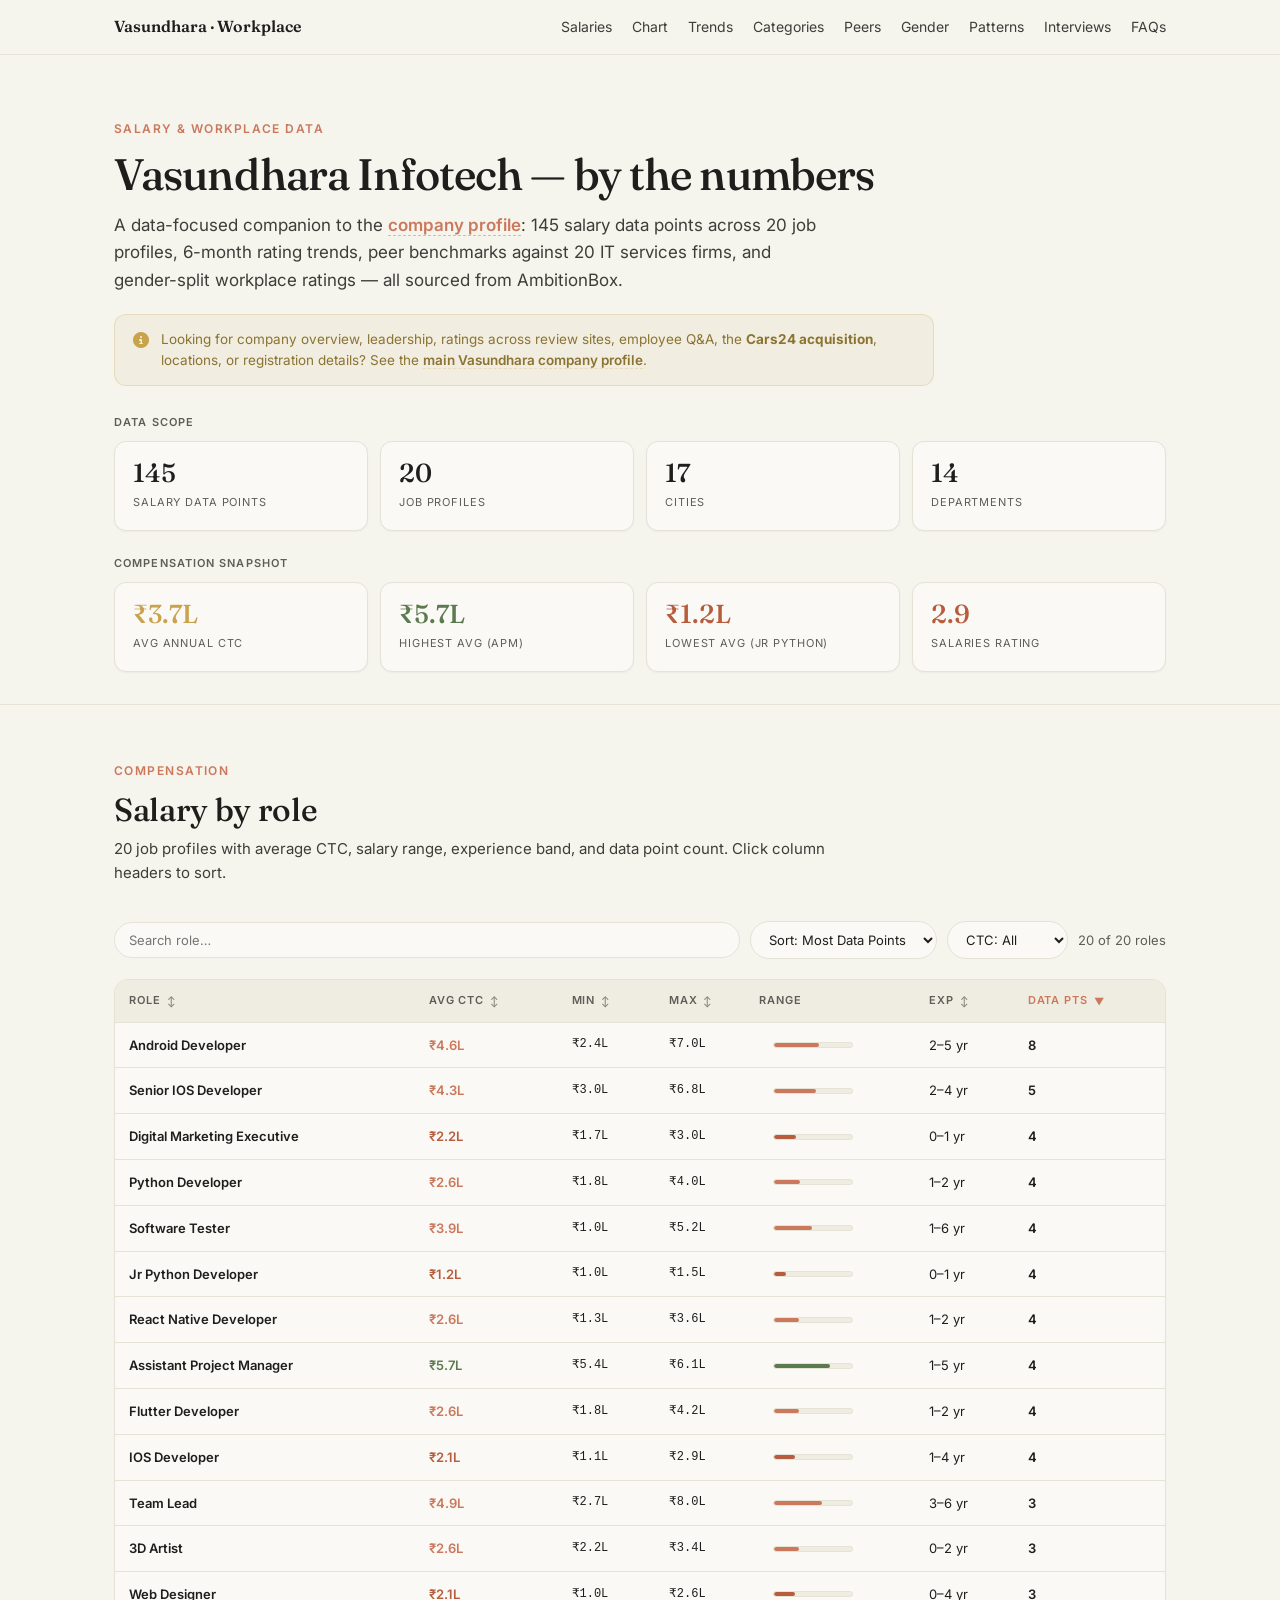
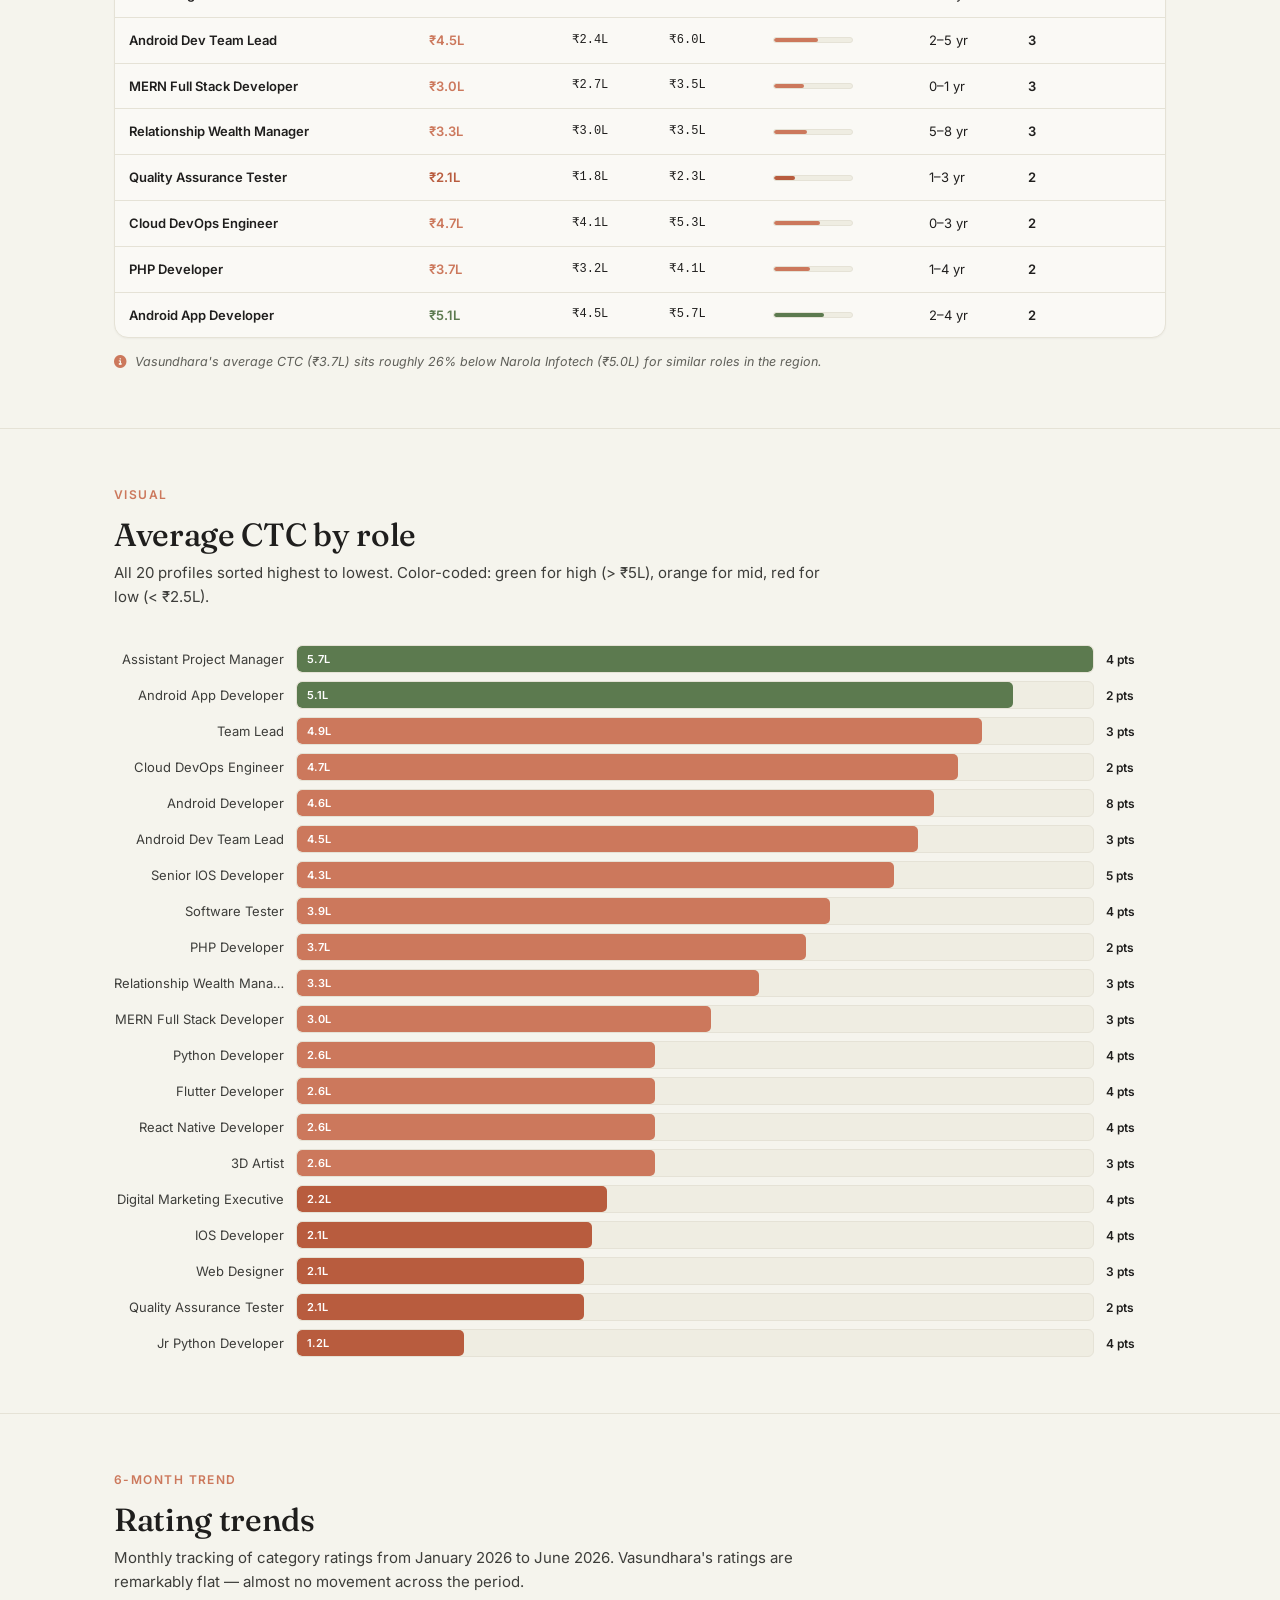
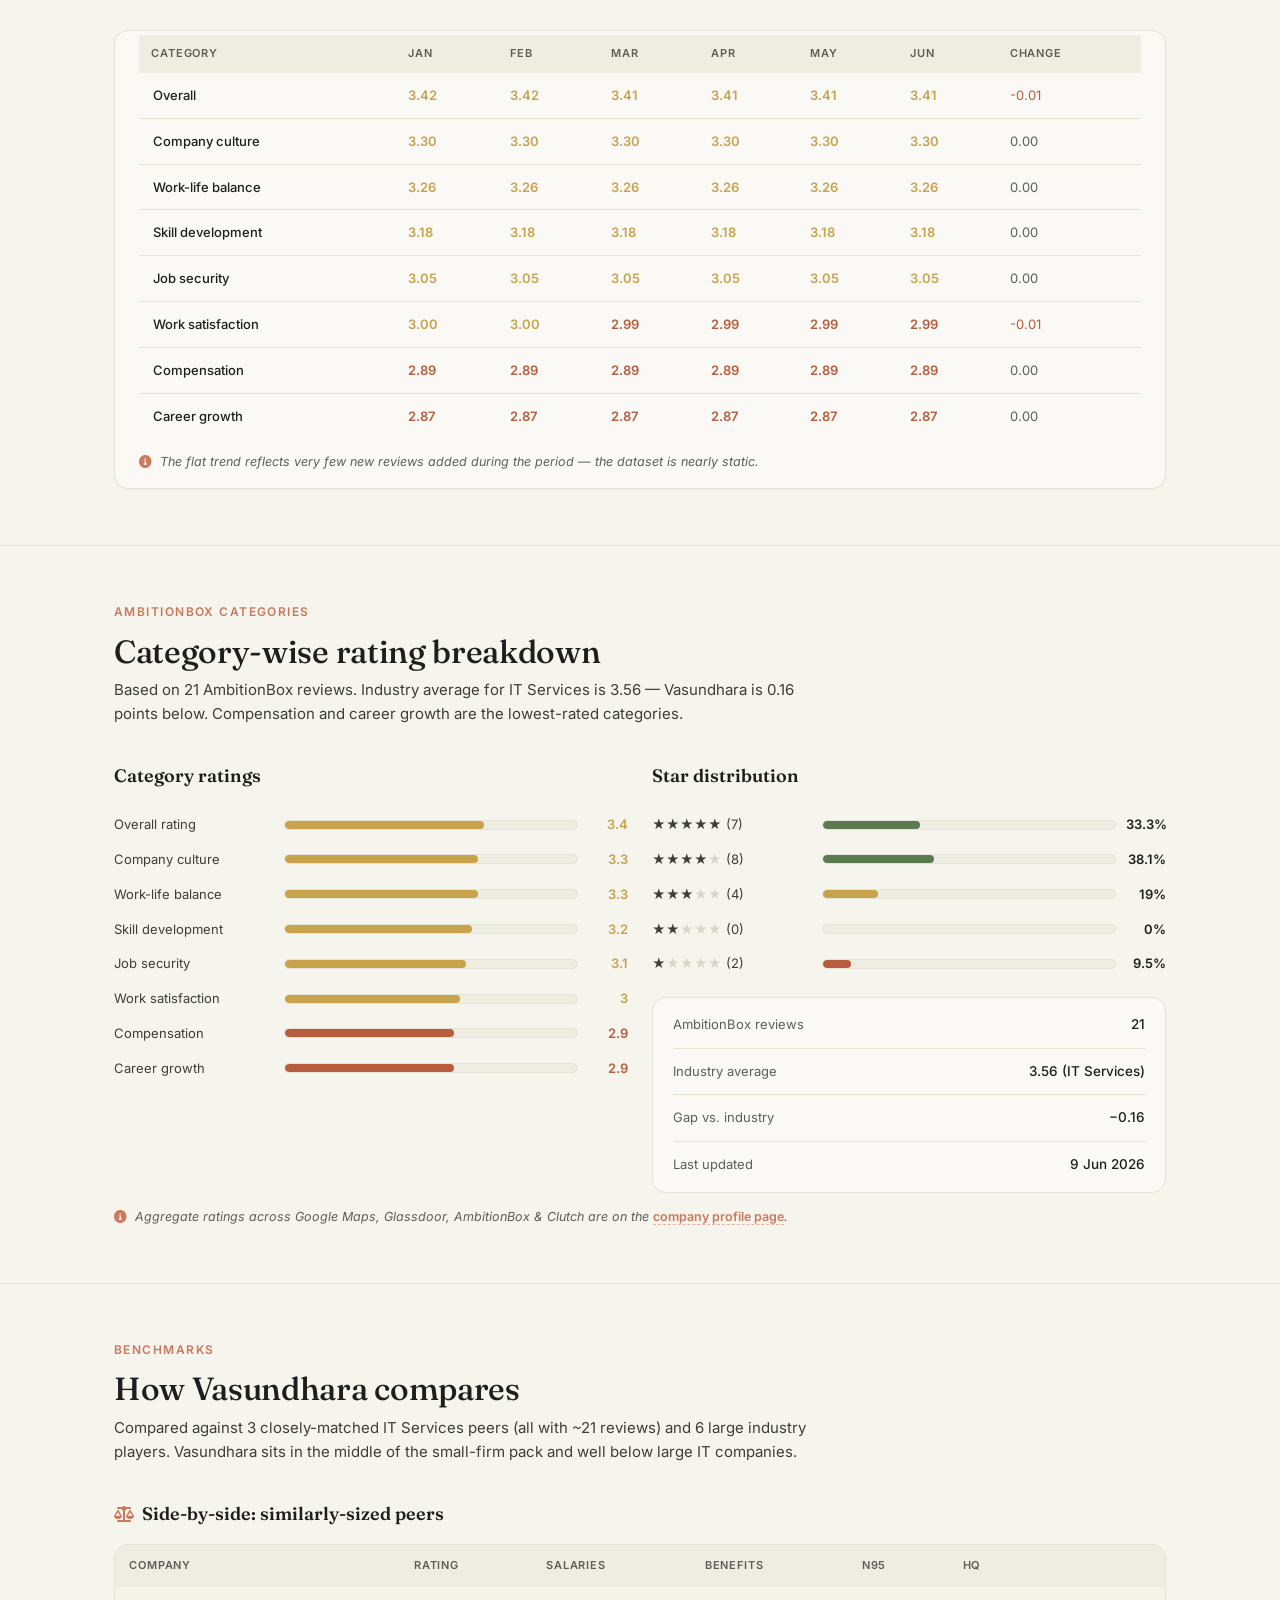
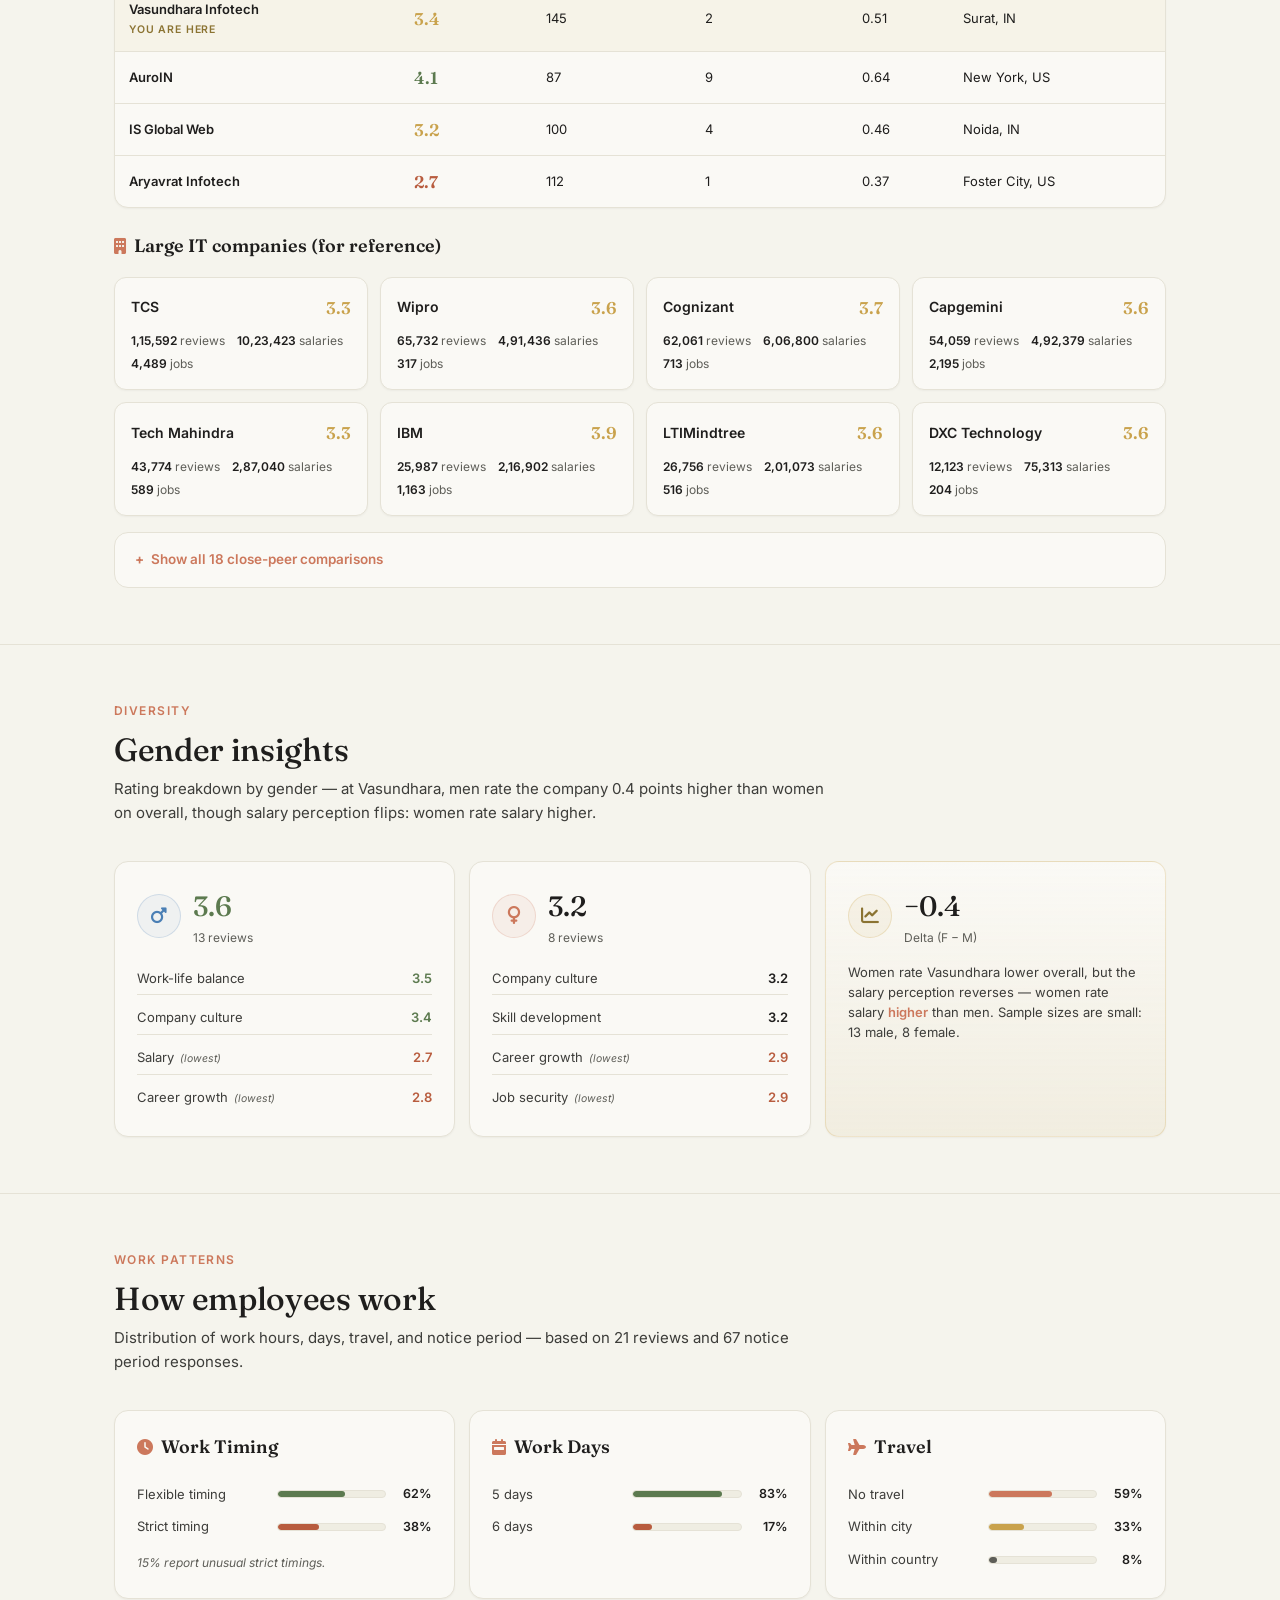
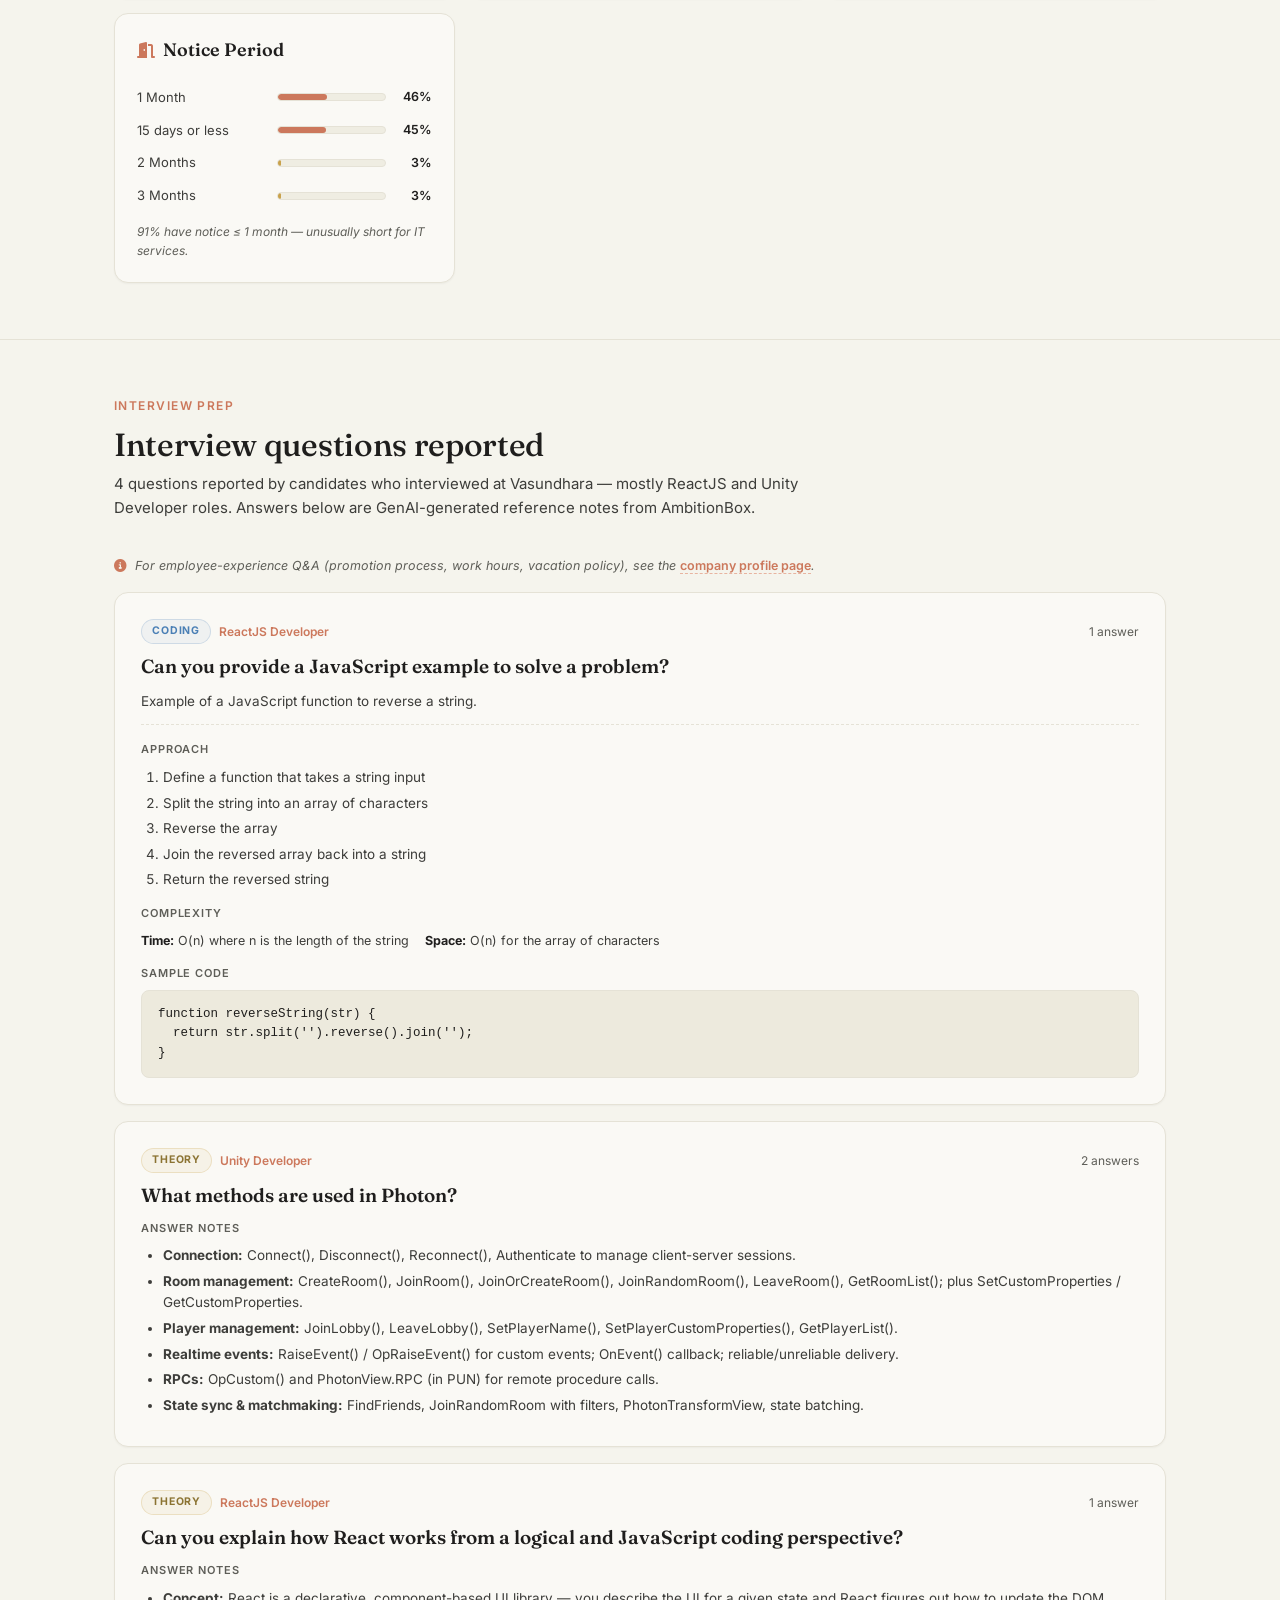
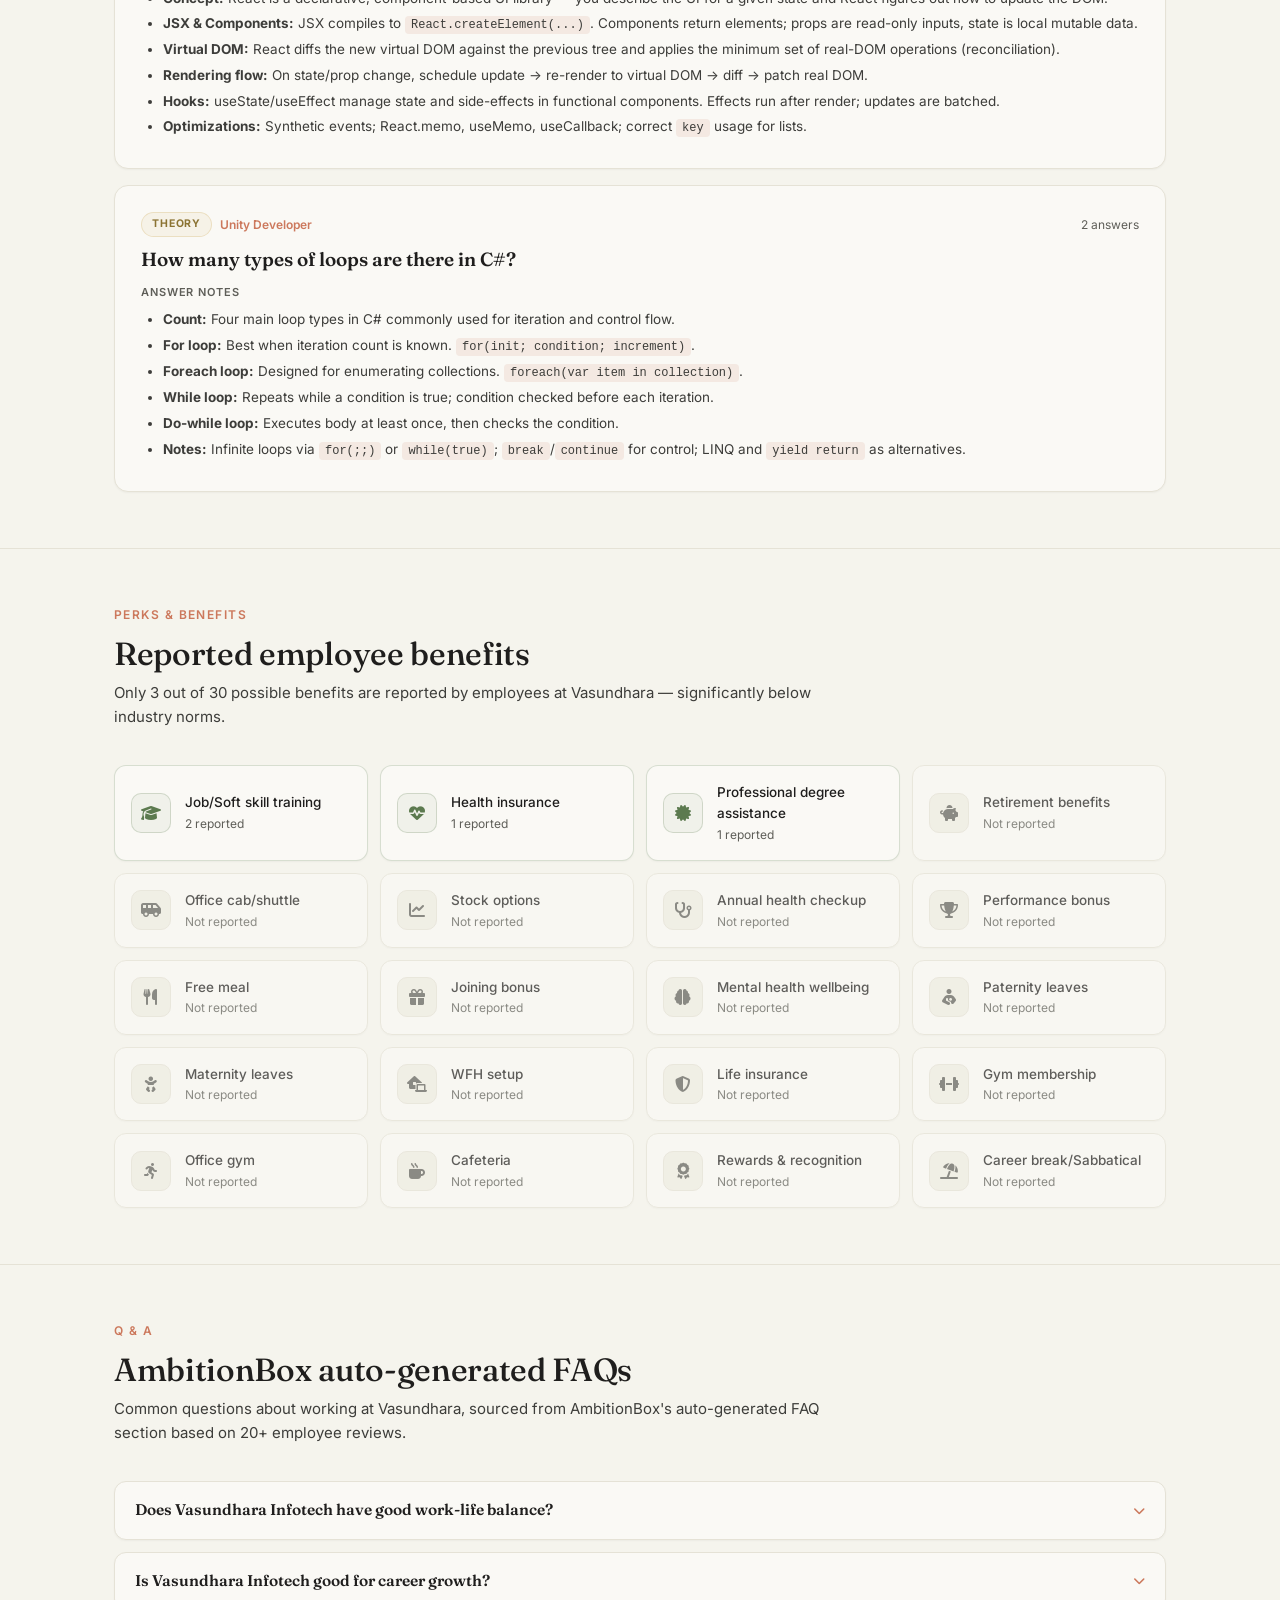
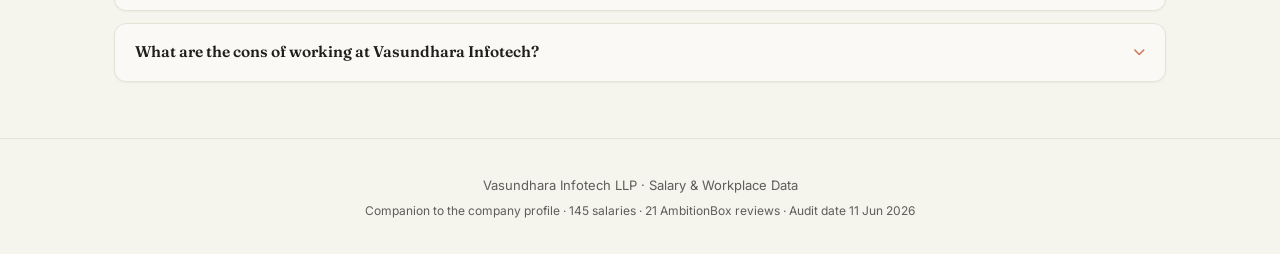
<file: Suratech/vasundhara/ambitionbox/index.html>
<!DOCTYPE html>
<html lang="en">

<head>
    <meta charset="UTF-8">
    <meta name="viewport" content="width=device-width, initial-scale=1.0">
    <title>Vasundhara Infotech — Salary &amp; Workplace Data</title>
    <meta name="description"
        content="Compensation and workplace data for Vasundhara Infotech: 145 salary data points across 20 roles, 6-month rating trends, peer benchmarks, gender insights, interview questions, and work patterns.">
    <meta name="theme-color" content="#F5F4ED">
    <meta name="robots" content="noindex">

    <meta property="og:title" content="Vasundhara Infotech — Salary & Workplace Data">
    <meta property="og:description"
        content="145 salaries, 20 roles, peer benchmarks, gender splits, interview prep, work patterns. Companion to the Vasundhara company profile.">
    <meta property="og:type" content="article">
    <meta name="twitter:card" content="summary">

    <link rel="icon"
        href="data:image/svg+xml,%3Csvg xmlns='http://www.w3.org/2000/svg' viewBox='0 0 64 64'%3E%3Crect width='64' height='64' rx='14' fill='%23CC785C'/%3E%3Ctext x='50%25' y='56%25' text-anchor='middle' fill='%23FAF9F5' font-family='Georgia,serif' font-size='34' font-weight='600'%3E₹%3C/text%3E%3C/svg%3E">

    <link rel="preconnect" href="https://fonts.googleapis.com">
    <link rel="preconnect" href="https://fonts.gstatic.com" crossorigin>
    <link
        href="https://fonts.googleapis.com/css2?family=Inter:wght@400;500;600;700&family=Fraunces:wght@400;500;600;700&display=swap"
        rel="stylesheet">
    <link rel="stylesheet" href="https://cdnjs.cloudflare.com/ajax/libs/font-awesome/6.5.1/css/all.min.css">
    <link rel="stylesheet" href="style.css">
</head>

<body>

    <a href="#main" class="skip-link">Skip to main content</a>

    <nav class="nav" aria-label="Primary">
        <div class="container">
            <div class="nav-inner">
                <div class="nav-logo">
                    <img src="https://www.vasundhara.io/images/svg/logo.svg" alt="Vasundhara Infotech"
                        onerror="this.outerHTML='<span class=\'nav-logo-fallback\'>Vasundhara · Workplace</span>'">
                </div>
                <div class="nav-links">
                    <a href="#salaries">Salaries</a>
                    <a href="#chart">Chart</a>
                    <a href="#trends">Trends</a>
                    <a href="#categories">Categories</a>
                    <a href="#peers">Peers</a>
                    <a href="#gender">Gender</a>
                    <a href="#workpatterns">Patterns</a>
                    <a href="#interviews">Interviews</a>
                    <a href="#faqs">FAQs</a>
                </div>
                <button class="nav-toggle" id="navToggle" aria-label="Open menu" aria-expanded="false"
                    aria-controls="navMobile">
                    <i class="fa-solid fa-bars" aria-hidden="true"></i>
                </button>
            </div>
            <div class="nav-mobile" id="navMobile" hidden>
                <a href="#salaries">Salaries</a>
                <a href="#chart">Chart</a>
                <a href="#trends">Trends</a>
                <a href="#categories">Categories</a>
                <a href="#peers">Peers</a>
                <a href="#gender">Gender</a>
                <a href="#workpatterns">Patterns</a>
                <a href="#interviews">Interviews</a>
                <a href="#benefits">Benefits</a>
                <a href="#faqs">FAQs</a>
            </div>
        </div>
    </nav>

    <main id="main">

        <section class="hero">
            <div class="container">
                <div class="section-label">Salary &amp; Workplace Data</div>
                <h1>Vasundhara Infotech — by the numbers</h1>
                <p class="hero-sub">A data-focused companion to the <a href="#" class="hero-link">company profile</a>:
                    145 salary data points across 20 job profiles, 6-month rating trends, peer benchmarks against 20 IT
                    services firms, and gender-split workplace ratings — all sourced from AmbitionBox.</p>

                <div class="cross-link" role="note">
                    <i class="fa-solid fa-circle-info" aria-hidden="true"></i>
                    <span>Looking for company overview, leadership, ratings across review sites, employee Q&amp;A, the
                        <strong>Cars24 acquisition</strong>, locations, or registration details? See the <a href="#"
                            class="cross-link-anchor">main Vasundhara company profile</a>.</span>
                </div>

                <div class="hero-stat-groups">
                    <div class="hero-group">
                        <div class="hero-group-label">Data scope</div>
                        <div class="summary-grid">
                            <div class="summary-card">
                                <div class="num">145</div>
                                <div class="lbl">Salary Data Points</div>
                            </div>
                            <div class="summary-card">
                                <div class="num">20</div>
                                <div class="lbl">Job Profiles</div>
                            </div>
                            <div class="summary-card">
                                <div class="num">17</div>
                                <div class="lbl">Cities</div>
                            </div>
                            <div class="summary-card">
                                <div class="num">14</div>
                                <div class="lbl">Departments</div>
                            </div>
                        </div>
                    </div>

                    <div class="hero-group">
                        <div class="hero-group-label">Compensation snapshot</div>
                        <div class="summary-grid">
                            <div class="summary-card">
                                <div class="num gold">₹3.7L</div>
                                <div class="lbl">Avg Annual CTC</div>
                            </div>
                            <div class="summary-card">
                                <div class="num good">₹5.7L</div>
                                <div class="lbl">Highest Avg (APM)</div>
                            </div>
                            <div class="summary-card">
                                <div class="num warn">₹1.2L</div>
                                <div class="lbl">Lowest Avg (Jr Python)</div>
                            </div>
                            <div class="summary-card">
                                <div class="num warn">2.9</div>
                                <div class="lbl">Salaries Rating</div>
                            </div>
                        </div>
                    </div>
                </div>
            </div>
        </section>

        <!-- Salary Table -->
        <section id="salaries" aria-labelledby="salaries-title">
            <div class="container">
                <div class="section-label">Compensation</div>
                <h2 class="section-title" id="salaries-title">Salary by role</h2>
                <p class="section-desc">20 job profiles with average CTC, salary range, experience band, and data point
                    count. Click column headers to sort.</p>

                <div class="filter-controls" role="group" aria-label="Filter salaries">
                    <label class="visually-hidden" for="salarySearch">Search role</label>
                    <input type="search" id="salarySearch" placeholder="Search role…">

                    <label class="visually-hidden" for="salarySort">Sort</label>
                    <select id="salarySort" aria-label="Sort salaries">
                        <option value="dataPoints-desc">Sort: Most Data Points</option>
                        <option value="avgCtc-desc">Highest Avg CTC</option>
                        <option value="avgCtc-asc">Lowest Avg CTC</option>
                        <option value="name-asc">Name (A→Z)</option>
                        <option value="exp-desc">Most Experience</option>
                    </select>

                    <label class="visually-hidden" for="salaryGroup">CTC bucket</label>
                    <select id="salaryGroup" aria-label="Filter by CTC bucket">
                        <option value="all">CTC: All</option>
                        <option value="high">&gt; ₹5L</option>
                        <option value="mid">₹2.5L – ₹5L</option>
                        <option value="low">&lt; ₹2.5L</option>
                    </select>

                    <span class="results-count" id="salaryCount" aria-live="polite"></span>
                </div>

                <div class="table-wrap">
                    <table class="salary-table" id="salaryTable">
                        <thead>
                            <tr>
                                <th aria-sort="none">
                                    <button type="button" class="sort-btn" data-sort="name">Role <span class="sort-icon"
                                            aria-hidden="true">↕</span></button>
                                </th>
                                <th aria-sort="descending">
                                    <button type="button" class="sort-btn" data-sort="avgCtc">Avg CTC <span
                                            class="sort-icon" aria-hidden="true">↕</span></button>
                                </th>
                                <th class="hide-sm">
                                    <button type="button" class="sort-btn" data-sort="minCtc">Min <span
                                            class="sort-icon" aria-hidden="true">↕</span></button>
                                </th>
                                <th class="hide-sm">
                                    <button type="button" class="sort-btn" data-sort="maxCtc">Max <span
                                            class="sort-icon" aria-hidden="true">↕</span></button>
                                </th>
                                <th class="hide-md">Range</th>
                                <th class="hide-sm">
                                    <button type="button" class="sort-btn" data-sort="exp">Exp <span class="sort-icon"
                                            aria-hidden="true">↕</span></button>
                                </th>
                                <th>
                                    <button type="button" class="sort-btn" data-sort="dataPoints">Data Pts <span
                                            class="sort-icon" aria-hidden="true">↕</span></button>
                                </th>
                            </tr>
                        </thead>
                        <tbody id="salaryBody"></tbody>
                    </table>
                </div>

                <p class="muted-note"><i class="fa-solid fa-info-circle" aria-hidden="true"></i> Vasundhara's average
                    CTC (₹3.7L) sits roughly 26% below Narola Infotech (₹5.0L) for similar roles in the region.</p>
            </div>
        </section>

        <!-- Salary Chart -->
        <section id="chart" aria-labelledby="chart-title">
            <div class="container">
                <div class="section-label">Visual</div>
                <h2 class="section-title" id="chart-title">Average CTC by role</h2>
                <p class="section-desc">All 20 profiles sorted highest to lowest. Color-coded: green for high (&gt;
                    ₹5L), orange for mid, red for low (&lt; ₹2.5L).</p>
                <div class="bar-chart" id="salaryChart" role="list" aria-label="Average CTC by role"></div>
            </div>
        </section>

        <!-- Rating Trends -->
        <section id="trends" aria-labelledby="trends-title">
            <div class="container">
                <div class="section-label">6-Month Trend</div>
                <h2 class="section-title" id="trends-title">Rating trends</h2>
                <p class="section-desc">Monthly tracking of category ratings from January 2026 to June 2026.
                    Vasundhara's ratings are remarkably flat — almost no movement across the period.</p>

                <div class="trends-container">
                    <div class="trends-table-wrap">
                        <table class="trends-table">
                            <thead>
                                <tr>
                                    <th scope="col">Category</th>
                                    <th scope="col">Jan</th>
                                    <th scope="col">Feb</th>
                                    <th scope="col">Mar</th>
                                    <th scope="col">Apr</th>
                                    <th scope="col">May</th>
                                    <th scope="col">Jun</th>
                                    <th scope="col">Change</th>
                                </tr>
                            </thead>
                            <tbody id="trendsBody"></tbody>
                        </table>
                    </div>
                    <p class="muted-note"><i class="fa-solid fa-info-circle" aria-hidden="true"></i> The flat trend
                        reflects very few new reviews added during the period — the dataset is nearly static.</p>
                </div>
            </div>
        </section>

        <!-- Category Ratings -->
        <section id="categories" aria-labelledby="categories-title">
            <div class="container">
                <div class="section-label">AmbitionBox Categories</div>
                <h2 class="section-title" id="categories-title">Category-wise rating breakdown</h2>
                <p class="section-desc">Based on 21 AmbitionBox reviews. Industry average for IT Services is 3.56 —
                    Vasundhara is 0.16 points below. Compensation and career growth are the lowest-rated categories.</p>

                <div class="cat-layout">
                    <div>
                        <h3 class="sub-h3">Category ratings</h3>
                        <div id="ratingsChart" role="list" aria-label="Category ratings"></div>
                    </div>
                    <div>
                        <h3 class="sub-h3">Star distribution</h3>
                        <div id="distChart" role="list" aria-label="Star rating distribution"></div>
                        <div class="kv-table mt-16">
                            <div class="kv-row">
                                <span class="kv-key">AmbitionBox reviews</span>
                                <span class="kv-val">21</span>
                            </div>
                            <div class="kv-row">
                                <span class="kv-key">Industry average</span>
                                <span class="kv-val">3.56 (IT Services)</span>
                            </div>
                            <div class="kv-row">
                                <span class="kv-key">Gap vs. industry</span>
                                <span class="kv-val warn-text">−0.16</span>
                            </div>
                            <div class="kv-row">
                                <span class="kv-key">Last updated</span>
                                <span class="kv-val">9 Jun 2026</span>
                            </div>
                        </div>
                    </div>
                </div>

                <p class="muted-note"><i class="fa-solid fa-info-circle" aria-hidden="true"></i> Aggregate ratings
                    across Google Maps, Glassdoor, AmbitionBox &amp; Clutch are on the <a href="#"
                        class="cross-link-anchor">company profile page</a>.</p>
            </div>
        </section>

        <!-- Peer Comparison -->
        <section id="peers" aria-labelledby="peers-title">
            <div class="container">
                <div class="section-label">Benchmarks</div>
                <h2 class="section-title" id="peers-title">How Vasundhara compares</h2>
                <p class="section-desc">Compared against 3 closely-matched IT Services peers (all with ~21 reviews) and
                    6 large industry players. Vasundhara sits in the middle of the small-firm pack and well below large
                    IT companies.</p>

                <h3 class="sub-h3"><i class="fa-solid fa-scale-balanced" aria-hidden="true"></i> Side-by-side:
                    similarly-sized peers</h3>
                <div class="table-wrap mb-24">
                    <table class="compare-table">
                        <thead>
                            <tr>
                                <th scope="col">Company</th>
                                <th scope="col">Rating</th>
                                <th scope="col">Salaries</th>
                                <th scope="col">Benefits</th>
                                <th scope="col">N95</th>
                                <th scope="col" class="hide-sm">HQ</th>
                            </tr>
                        </thead>
                        <tbody>
                            <tr class="is-self">
                                <th scope="row">
                                    <span class="peer-name">Vasundhara Infotech</span>
                                    <span class="peer-note">You are here</span>
                                </th>
                                <td><span class="rating-pill" style="color:var(--gold)">3.4</span></td>
                                <td>145</td>
                                <td>2</td>
                                <td>0.51</td>
                                <td class="hide-sm">Surat, IN</td>
                            </tr>
                            <tr>
                                <th scope="row"><span class="peer-name">AuroIN</span></th>
                                <td><span class="rating-pill" style="color:var(--good)">4.1</span></td>
                                <td>87</td>
                                <td>9</td>
                                <td>0.64</td>
                                <td class="hide-sm">New York, US</td>
                            </tr>
                            <tr>
                                <th scope="row"><span class="peer-name">IS Global Web</span></th>
                                <td><span class="rating-pill" style="color:var(--gold)">3.2</span></td>
                                <td>100</td>
                                <td>4</td>
                                <td>0.46</td>
                                <td class="hide-sm">Noida, IN</td>
                            </tr>
                            <tr>
                                <th scope="row"><span class="peer-name">Aryavrat Infotech</span></th>
                                <td><span class="rating-pill" style="color:var(--warn)">2.7</span></td>
                                <td>112</td>
                                <td>1</td>
                                <td>0.37</td>
                                <td class="hide-sm">Foster City, US</td>
                            </tr>
                        </tbody>
                    </table>
                </div>

                <h3 class="sub-h3"><i class="fa-solid fa-building" aria-hidden="true"></i> Large IT companies (for
                    reference)</h3>
                <div class="peers-grid" id="largePeersGrid"></div>

                <details class="peers-details">
                    <summary>Show all 18 close-peer comparisons</summary>
                    <div class="peers-grid mt-16" id="allPeersGrid"></div>
                </details>
            </div>
        </section>

        <!-- Gender Insights -->
        <section id="gender" aria-labelledby="gender-title">
            <div class="container">
                <div class="section-label">Diversity</div>
                <h2 class="section-title" id="gender-title">Gender insights</h2>
                <p class="section-desc">Rating breakdown by gender — at Vasundhara, men rate the company 0.4 points
                    higher than women on overall, though salary perception flips: women rate salary higher.</p>

                <div class="gender-grid">
                    <div class="gender-card">
                        <div class="gender-header">
                            <div class="gender-icon male" aria-hidden="true"><i class="fa-solid fa-mars"></i></div>
                            <div>
                                <div class="gender-rating good-text">3.6</div>
                                <div class="gender-count">13 reviews</div>
                            </div>
                        </div>
                        <div class="gender-tags">
                            <div class="gender-tag"><span class="g-label">Work-life balance</span><span
                                    class="g-val good-text">3.5</span></div>
                            <div class="gender-tag"><span class="g-label">Company culture</span><span
                                    class="g-val good-text">3.4</span></div>
                            <div class="gender-tag"><span class="g-label">Salary <span
                                        class="g-sub">(lowest)</span></span><span class="g-val warn-text">2.7</span>
                            </div>
                            <div class="gender-tag"><span class="g-label">Career growth <span
                                        class="g-sub">(lowest)</span></span><span class="g-val warn-text">2.8</span>
                            </div>
                        </div>
                    </div>

                    <div class="gender-card">
                        <div class="gender-header">
                            <div class="gender-icon female" aria-hidden="true"><i class="fa-solid fa-venus"></i></div>
                            <div>
                                <div class="gender-rating">3.2</div>
                                <div class="gender-count">8 reviews</div>
                            </div>
                        </div>
                        <div class="gender-tags">
                            <div class="gender-tag"><span class="g-label">Company culture</span><span
                                    class="g-val">3.2</span></div>
                            <div class="gender-tag"><span class="g-label">Skill development</span><span
                                    class="g-val">3.2</span></div>
                            <div class="gender-tag"><span class="g-label">Career growth <span
                                        class="g-sub">(lowest)</span></span><span class="g-val warn-text">2.9</span>
                            </div>
                            <div class="gender-tag"><span class="g-label">Job security <span
                                        class="g-sub">(lowest)</span></span><span class="g-val warn-text">2.9</span>
                            </div>
                        </div>
                    </div>

                    <div class="gender-card gender-card-insight">
                        <div class="gender-header">
                            <div class="gender-icon insight" aria-hidden="true"><i class="fa-solid fa-chart-line"></i>
                            </div>
                            <div>
                                <div class="gender-rating">−0.4</div>
                                <div class="gender-count">Delta (F − M)</div>
                            </div>
                        </div>
                        <p class="insight-text">
                            Women rate Vasundhara lower overall, but the salary perception reverses — women rate salary
                            <em>higher</em> than men. Sample sizes are small: 13 male, 8 female.
                        </p>
                    </div>
                </div>
            </div>
        </section>

        <!-- Work Patterns -->
        <section id="workpatterns" aria-labelledby="workpatterns-title">
            <div class="container">
                <div class="section-label">Work Patterns</div>
                <h2 class="section-title" id="workpatterns-title">How employees work</h2>
                <p class="section-desc">Distribution of work hours, days, travel, and notice period — based on 21
                    reviews and 67 notice period responses.</p>

                <div class="patterns-grid">
                    <div class="pattern-card">
                        <h3 class="sub-h3"><i class="fa-solid fa-clock" aria-hidden="true"></i> Work Timing</h3>
                        <div class="pattern-row">
                            <span class="pattern-label">Flexible timing</span>
                            <div class="pattern-track">
                                <div class="pattern-fill good" style="width:62%"></div>
                            </div>
                            <span class="pattern-val">62%</span>
                        </div>
                        <div class="pattern-row">
                            <span class="pattern-label">Strict timing</span>
                            <div class="pattern-track">
                                <div class="pattern-fill warn" style="width:38%"></div>
                            </div>
                            <span class="pattern-val">38%</span>
                        </div>
                        <p class="pattern-note">15% report unusual strict timings.</p>
                    </div>

                    <div class="pattern-card">
                        <h3 class="sub-h3"><i class="fa-solid fa-calendar-week" aria-hidden="true"></i> Work Days</h3>
                        <div class="pattern-row">
                            <span class="pattern-label">5 days</span>
                            <div class="pattern-track">
                                <div class="pattern-fill good" style="width:83%"></div>
                            </div>
                            <span class="pattern-val">83%</span>
                        </div>
                        <div class="pattern-row">
                            <span class="pattern-label">6 days</span>
                            <div class="pattern-track">
                                <div class="pattern-fill warn" style="width:17%"></div>
                            </div>
                            <span class="pattern-val">17%</span>
                        </div>
                    </div>

                    <div class="pattern-card">
                        <h3 class="sub-h3"><i class="fa-solid fa-plane" aria-hidden="true"></i> Travel</h3>
                        <div class="pattern-row">
                            <span class="pattern-label">No travel</span>
                            <div class="pattern-track">
                                <div class="pattern-fill" style="width:59%; background:var(--accent)"></div>
                            </div>
                            <span class="pattern-val">59%</span>
                        </div>
                        <div class="pattern-row">
                            <span class="pattern-label">Within city</span>
                            <div class="pattern-track">
                                <div class="pattern-fill" style="width:33%; background:var(--gold)"></div>
                            </div>
                            <span class="pattern-val">33%</span>
                        </div>
                        <div class="pattern-row">
                            <span class="pattern-label">Within country</span>
                            <div class="pattern-track">
                                <div class="pattern-fill" style="width:8%; background:var(--muted)"></div>
                            </div>
                            <span class="pattern-val">8%</span>
                        </div>
                    </div>

                    <div class="pattern-card">
                        <h3 class="sub-h3"><i class="fa-solid fa-door-open" aria-hidden="true"></i> Notice Period</h3>
                        <div class="pattern-row">
                            <span class="pattern-label">1 Month</span>
                            <div class="pattern-track">
                                <div class="pattern-fill" style="width:46%; background:var(--accent)"></div>
                            </div>
                            <span class="pattern-val">46%</span>
                        </div>
                        <div class="pattern-row">
                            <span class="pattern-label">15 days or less</span>
                            <div class="pattern-track">
                                <div class="pattern-fill" style="width:45%; background:var(--accent)"></div>
                            </div>
                            <span class="pattern-val">45%</span>
                        </div>
                        <div class="pattern-row">
                            <span class="pattern-label">2 Months</span>
                            <div class="pattern-track">
                                <div class="pattern-fill" style="width:3%; background:var(--gold)"></div>
                            </div>
                            <span class="pattern-val">3%</span>
                        </div>
                        <div class="pattern-row">
                            <span class="pattern-label">3 Months</span>
                            <div class="pattern-track">
                                <div class="pattern-fill" style="width:3%; background:var(--gold)"></div>
                            </div>
                            <span class="pattern-val">3%</span>
                        </div>
                        <p class="pattern-note">91% have notice ≤ 1 month — unusually short for IT services.</p>
                    </div>
                </div>
            </div>
        </section>

        <!-- Interviews -->
        <section id="interviews" aria-labelledby="interviews-title">
            <div class="container">
                <div class="section-label">Interview Prep</div>
                <h2 class="section-title" id="interviews-title">Interview questions reported</h2>
                <p class="section-desc">4 questions reported by candidates who interviewed at Vasundhara — mostly
                    ReactJS and Unity Developer roles. Answers below are GenAI-generated reference notes from
                    AmbitionBox.</p>
                <p class="muted-note"><i class="fa-solid fa-circle-info" aria-hidden="true"></i> For employee-experience
                    Q&amp;A (promotion process, work hours, vacation policy), see the <a href="#"
                        class="cross-link-anchor">company profile page</a>.</p>

                <div class="interviews-list mt-16" id="interviewsList"></div>
            </div>
        </section>

        <!-- Benefits -->
        <section id="benefits" aria-labelledby="benefits-title">
            <div class="container">
                <div class="section-label">Perks &amp; Benefits</div>
                <h2 class="section-title" id="benefits-title">Reported employee benefits</h2>
                <p class="section-desc">Only 3 out of 30 possible benefits are reported by employees at Vasundhara —
                    significantly below industry norms.</p>
                <div class="benefits-grid" id="benefitsGrid"></div>
            </div>
        </section>

        <!-- FAQs -->
        <section id="faqs" aria-labelledby="faqs-title">
            <div class="container">
                <div class="section-label">Q &amp; A</div>
                <h2 class="section-title" id="faqs-title">AmbitionBox auto-generated FAQs</h2>
                <p class="section-desc">Common questions about working at Vasundhara, sourced from AmbitionBox's
                    auto-generated FAQ section based on 20+ employee reviews.</p>

                <div class="faq-list" id="faqList"></div>
            </div>
        </section>

    </main>

    <footer>
        <div class="container">
            <div class="footer-meta">Vasundhara Infotech LLP · Salary &amp; Workplace Data</div>
            <div class="footer-meta footer-sub">Companion to the company profile · 145 salaries · 21 AmbitionBox reviews
                · Audit date 11 Jun 2026</div>
        </div>
    </footer>

    <script src="script.js" defer></script>

</body>

</html>
</file>
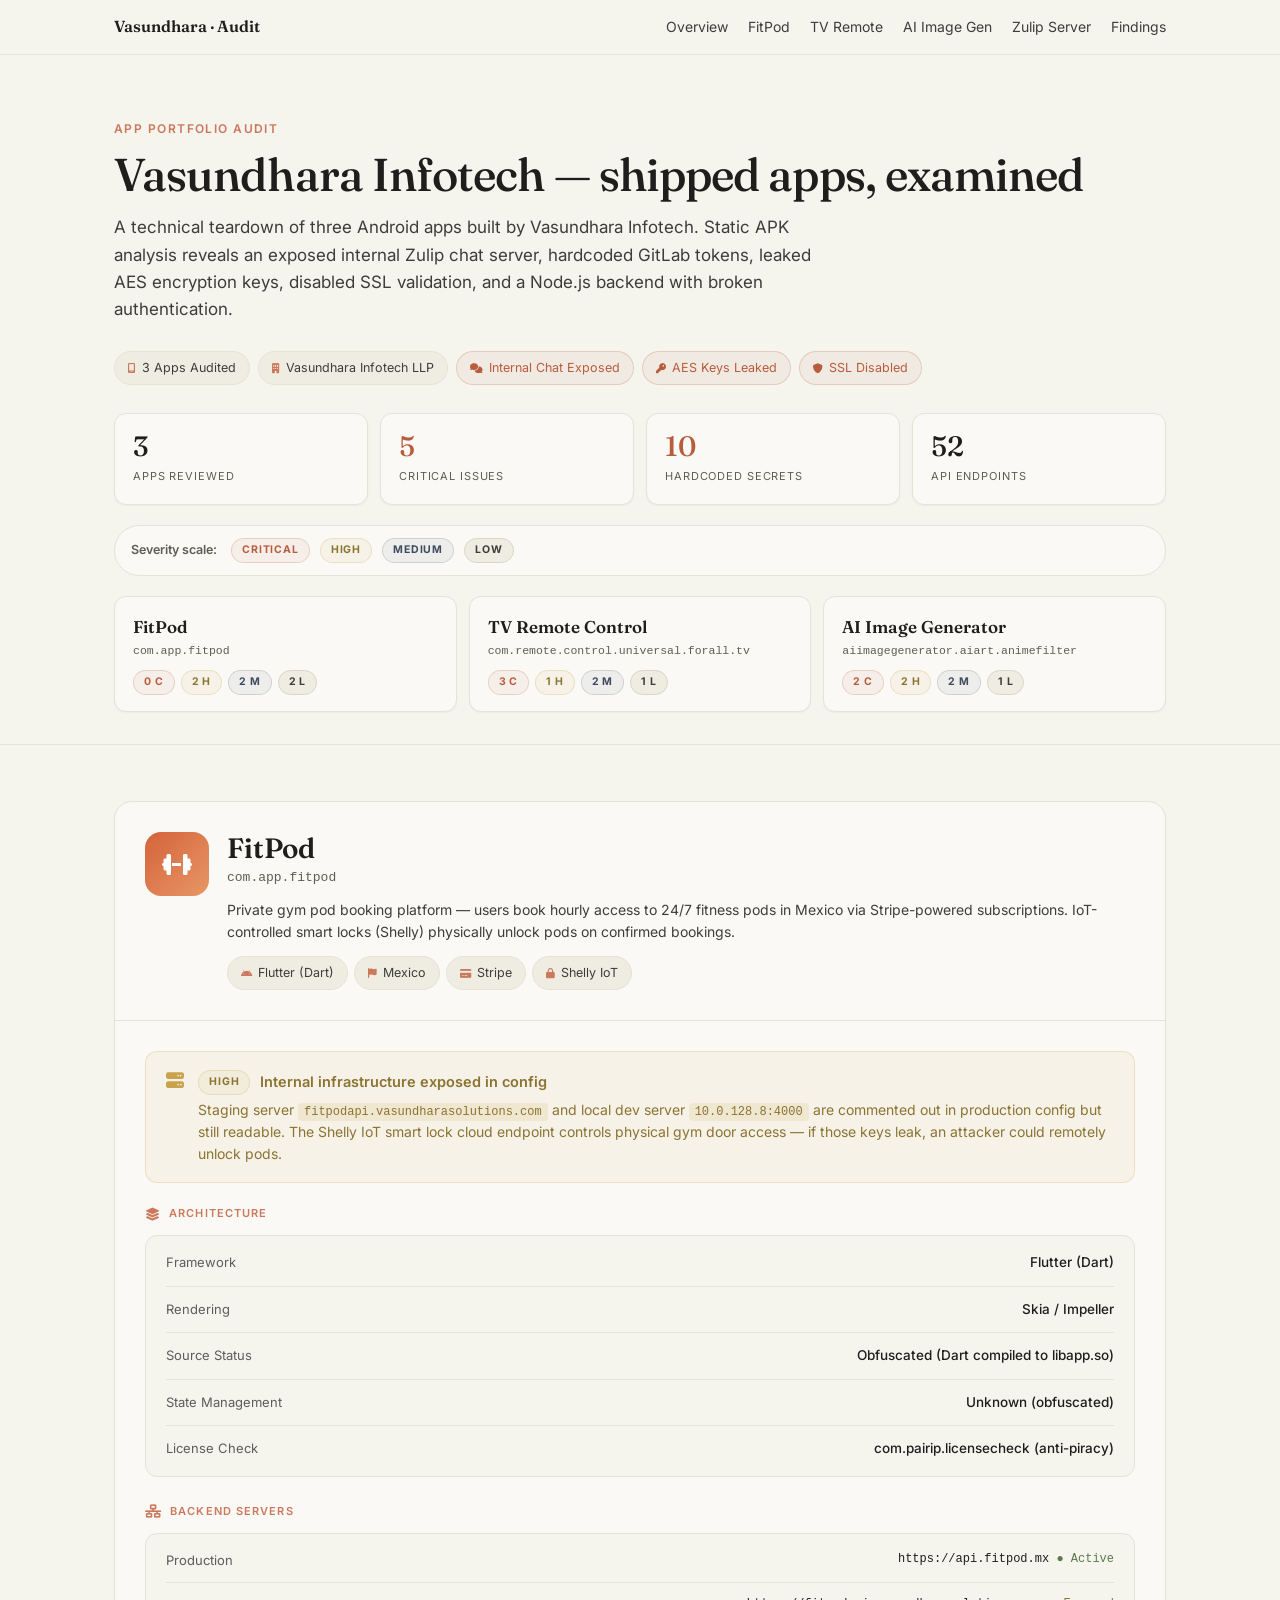
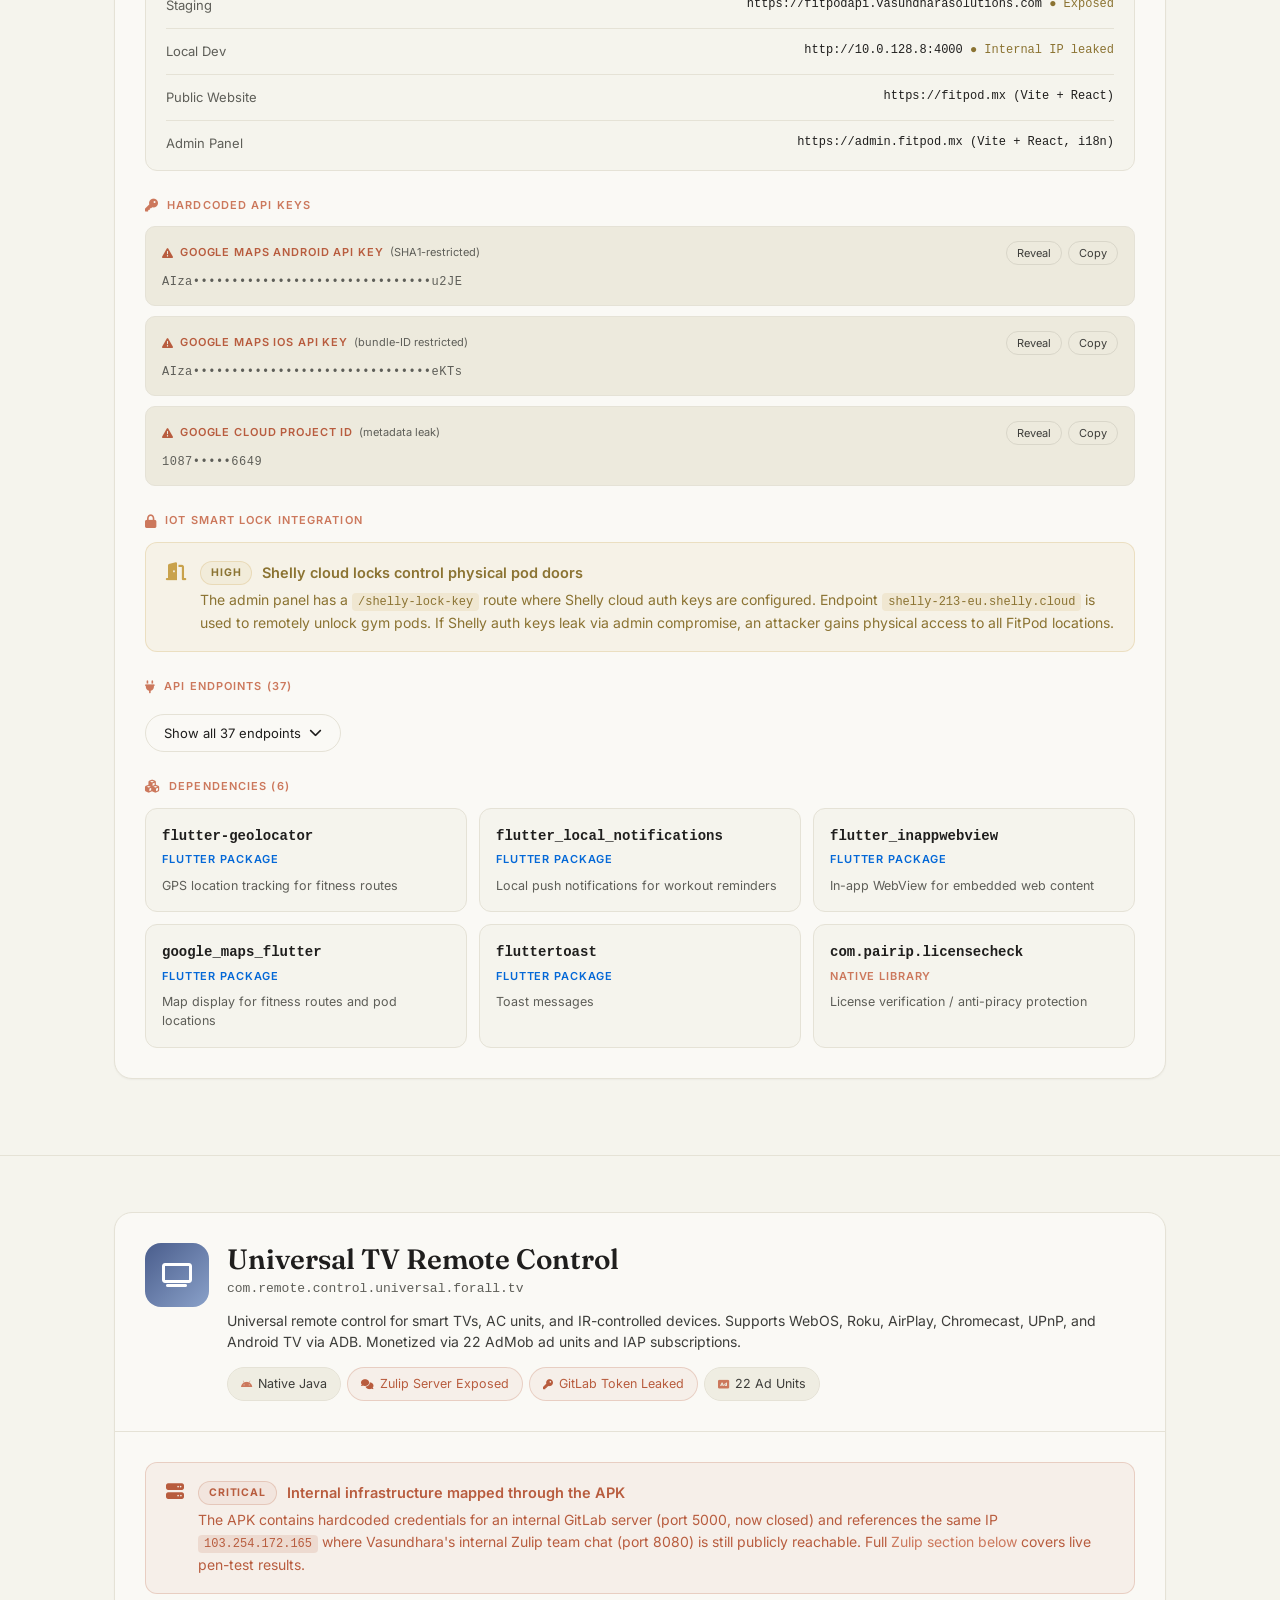
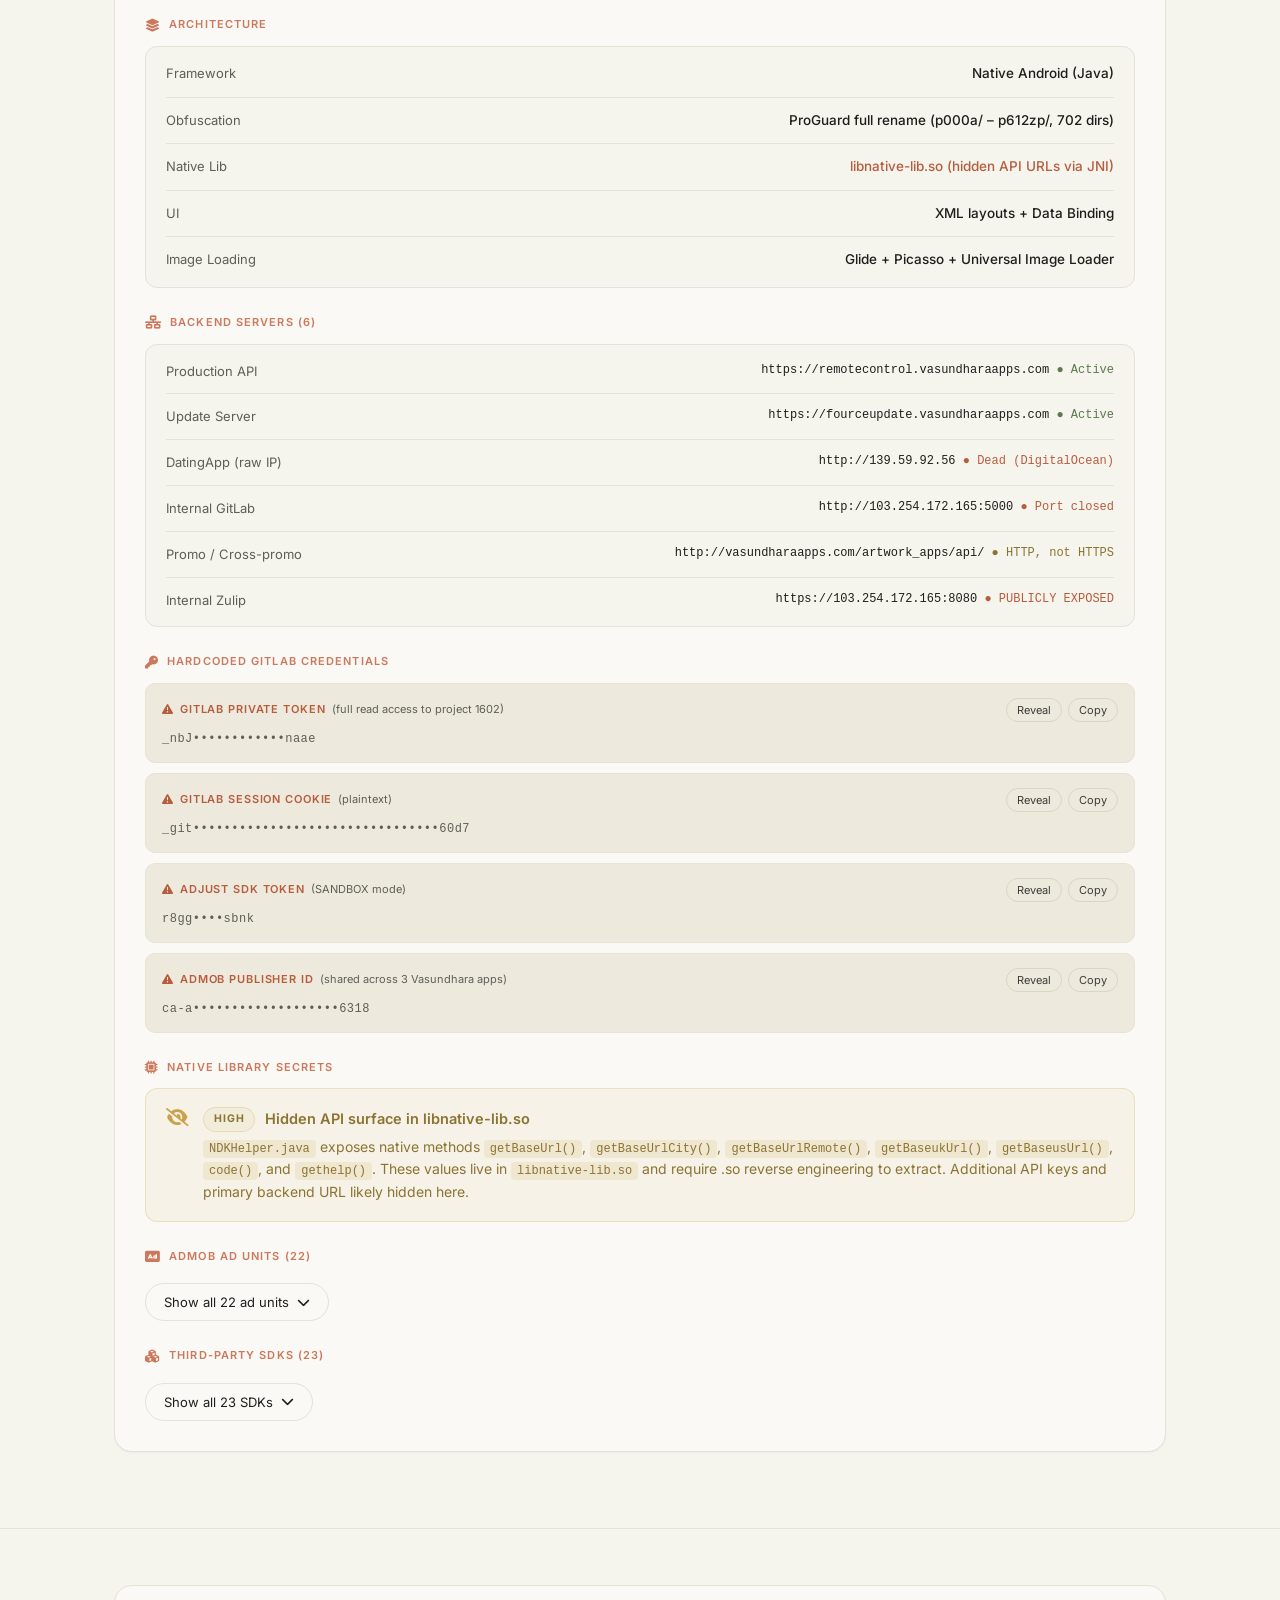
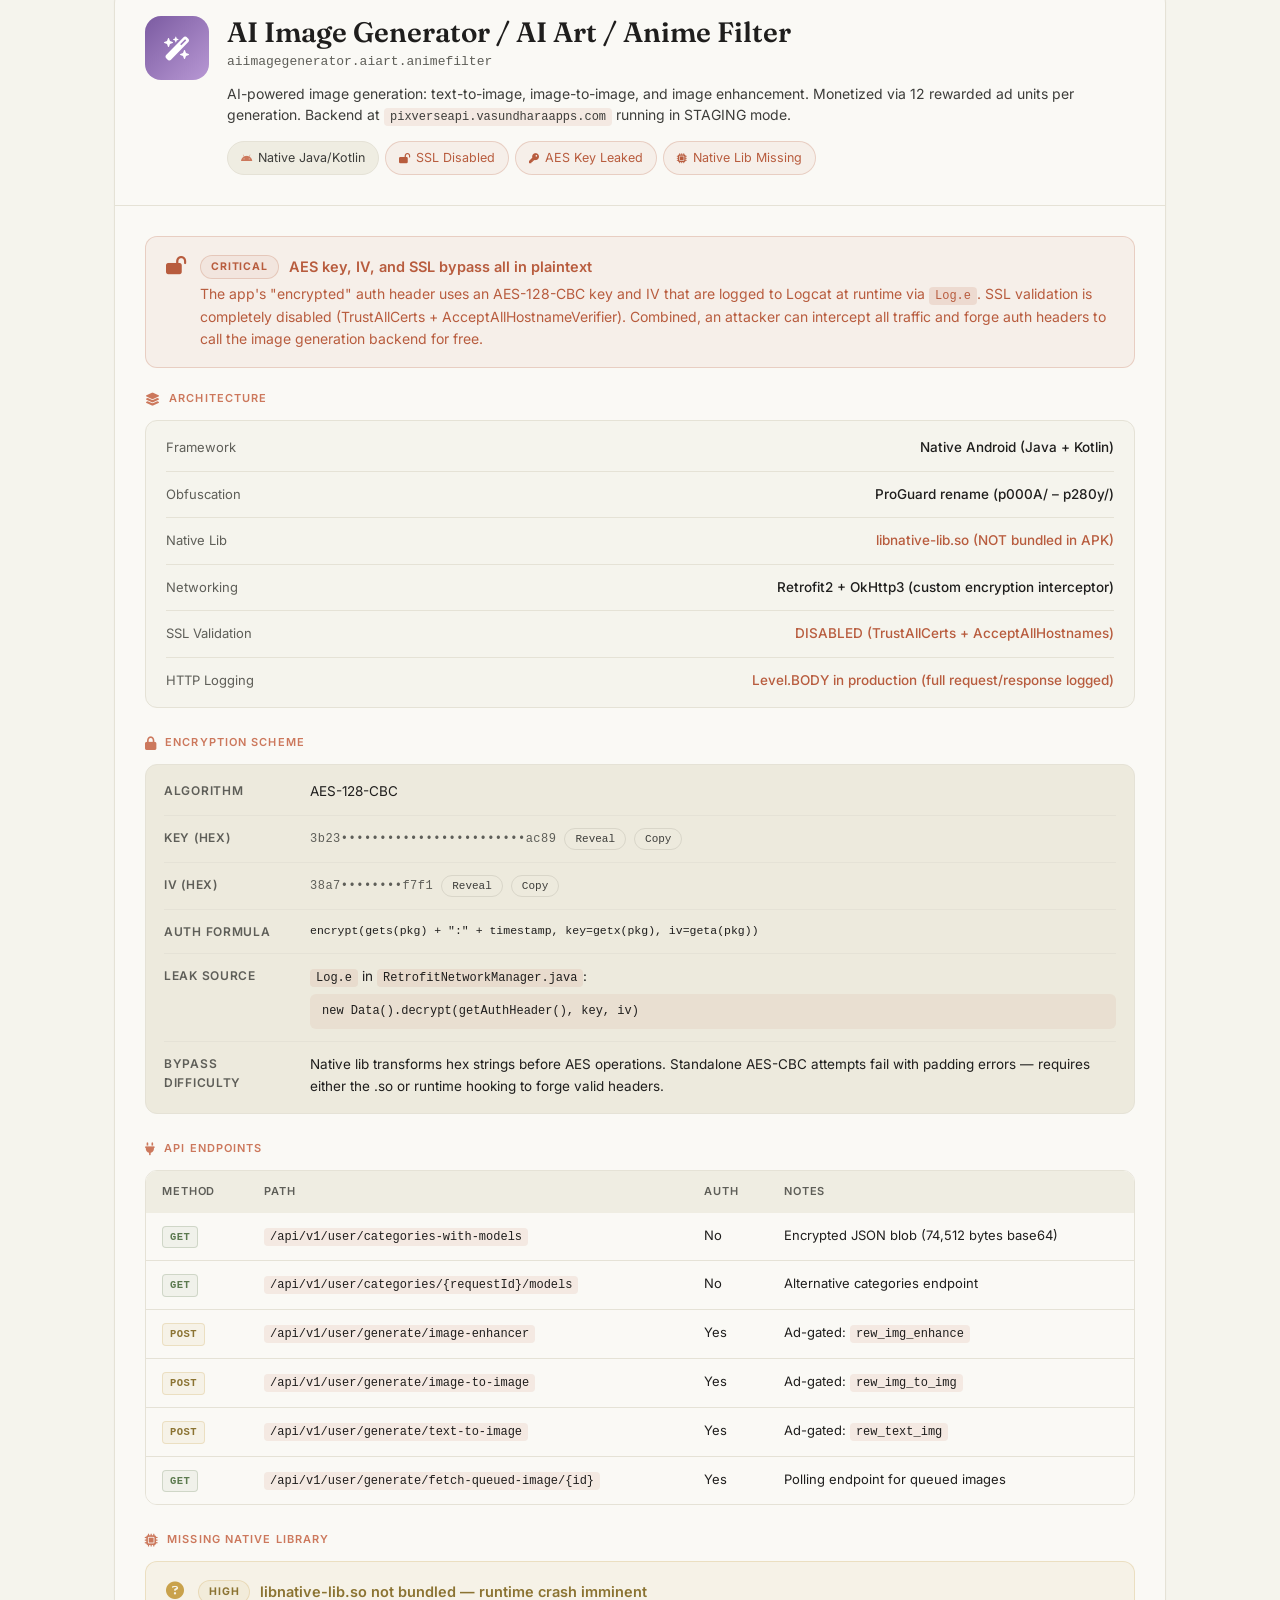
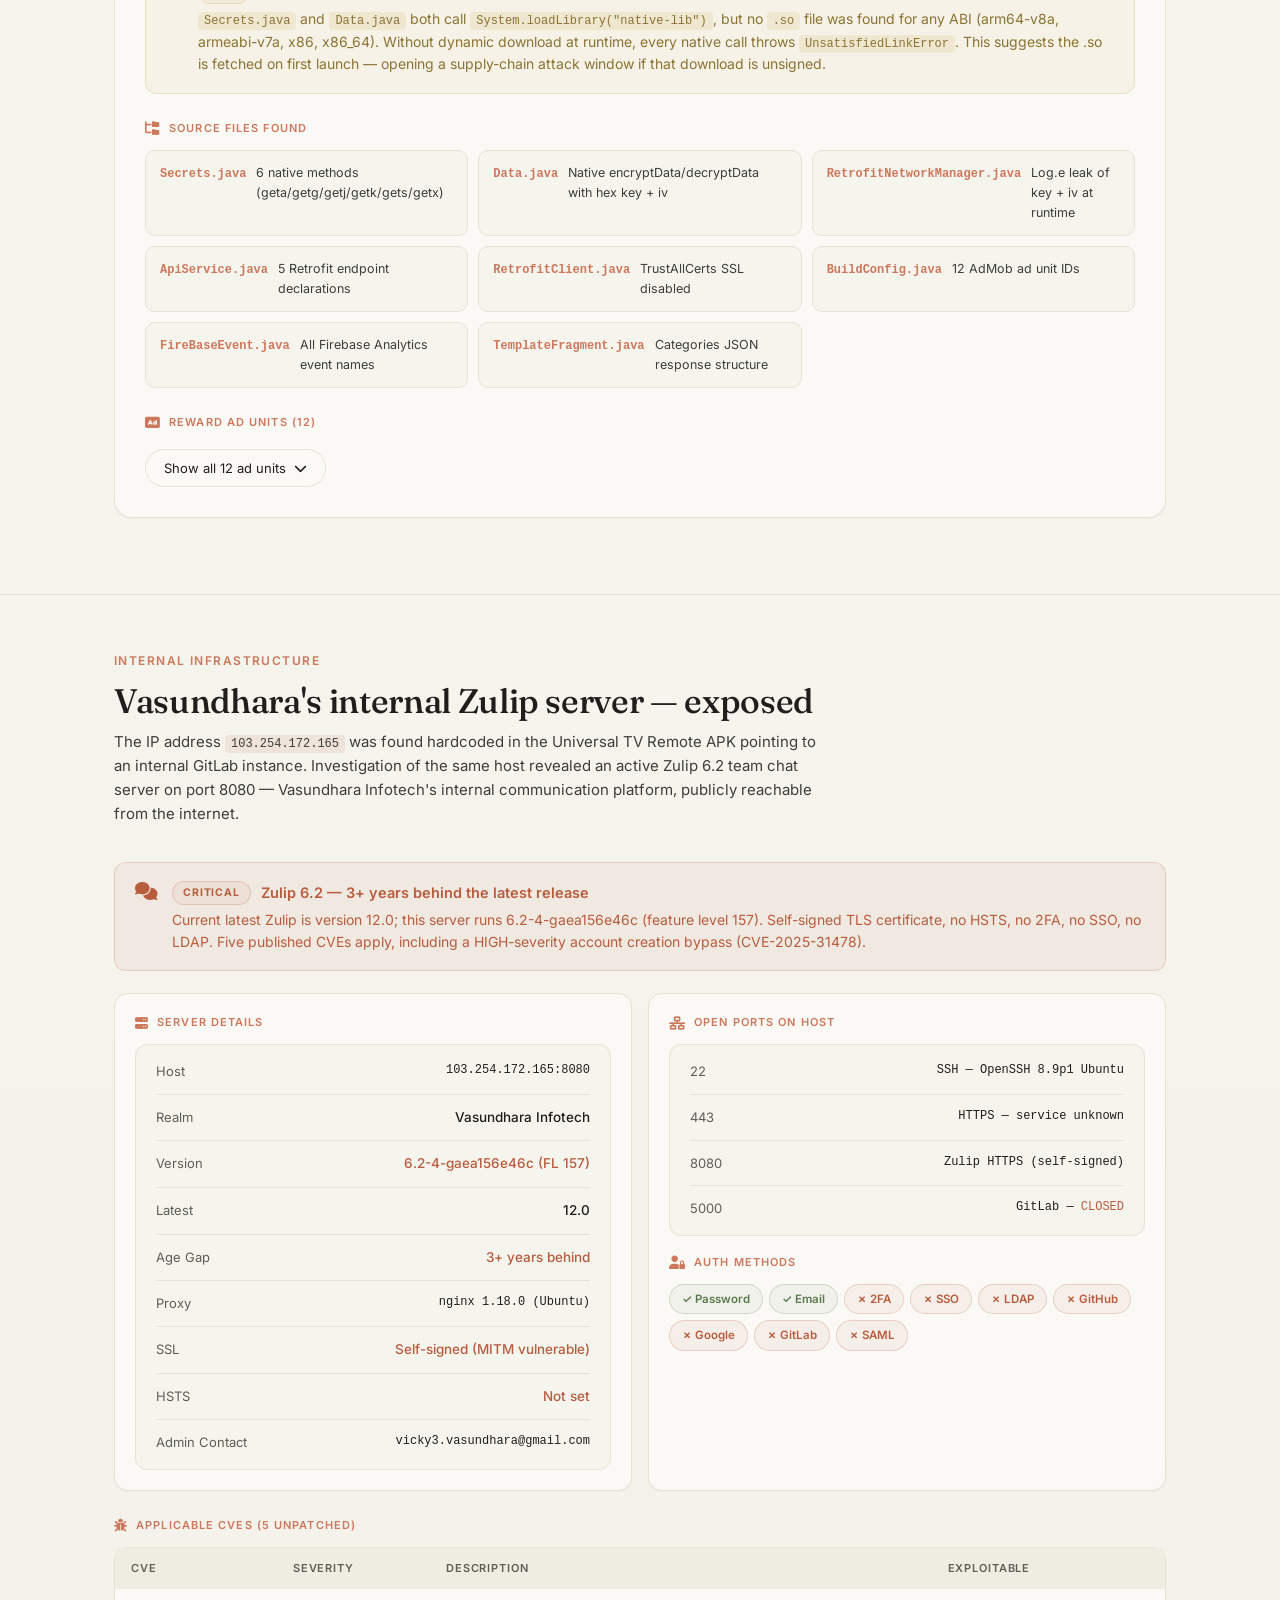
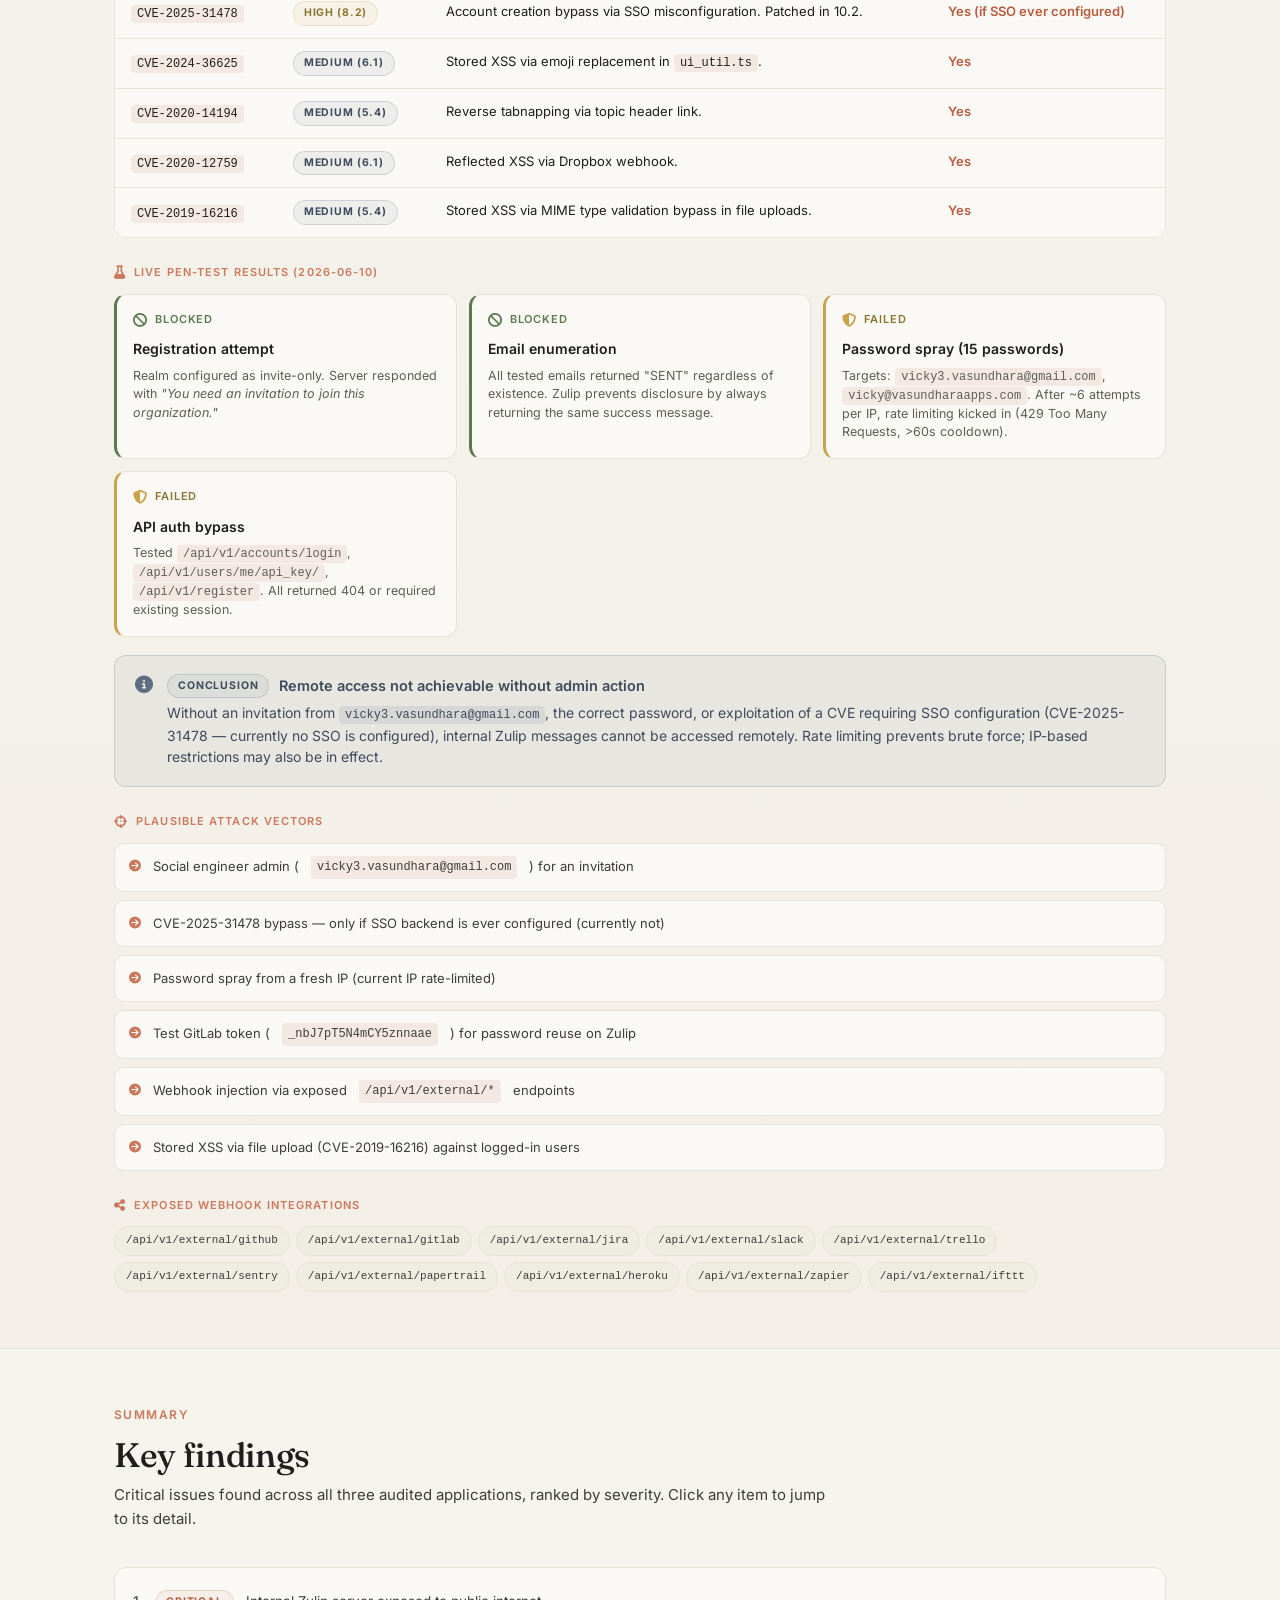
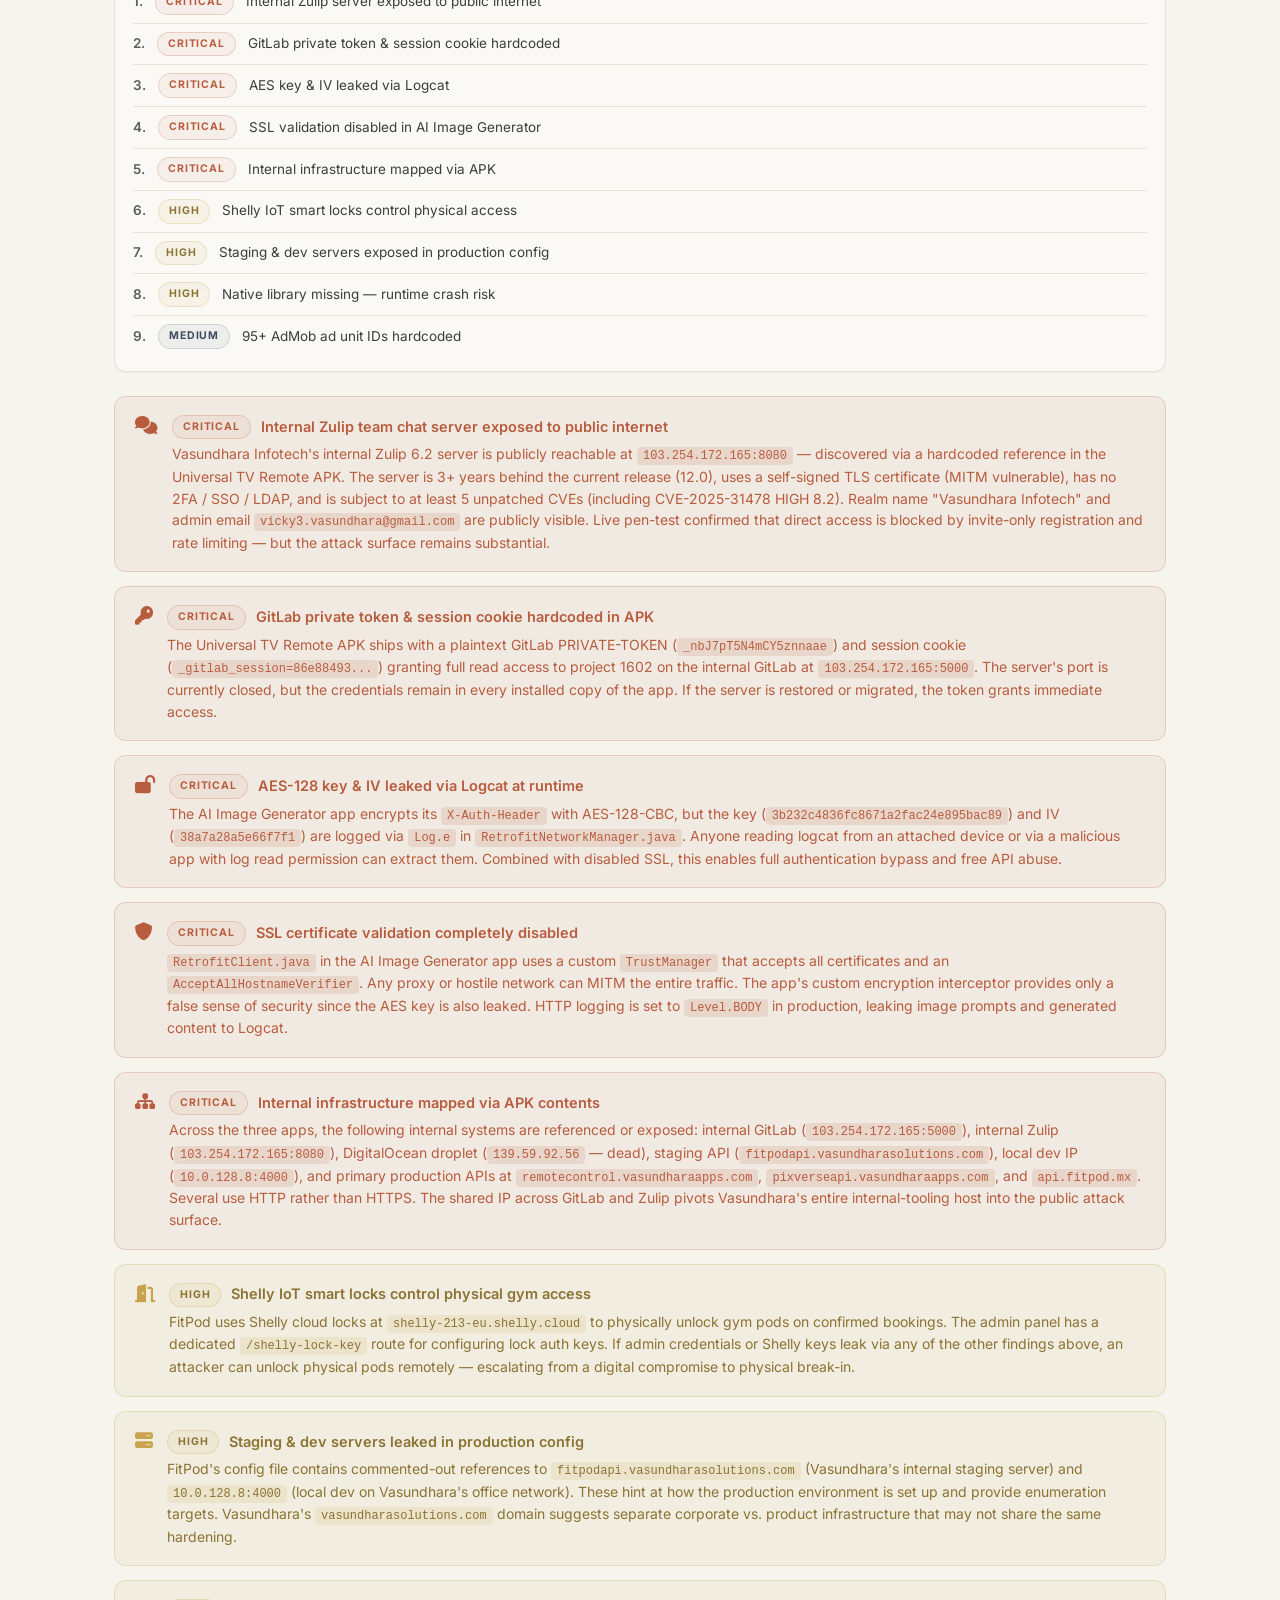
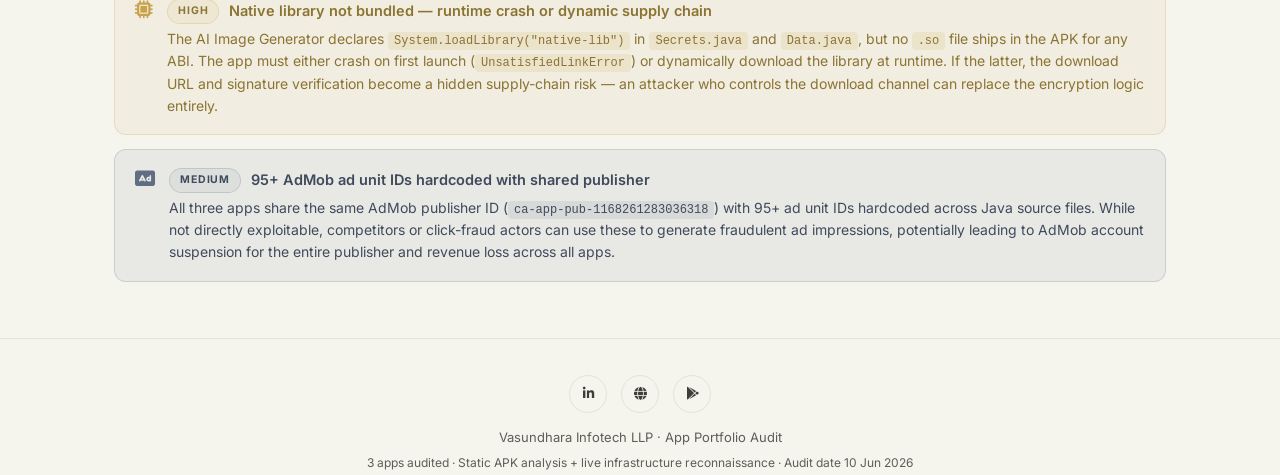
<file: Suratech/vasundhara/mad/index.html>
<!DOCTYPE html>
<html lang="en">

<head>
    <meta charset="UTF-8">
    <meta name="viewport" content="width=device-width, initial-scale=1.0">
    <title>Vasundhara Infotech — App Portfolio Audit</title>
    <meta name="description"
        content="Technical teardown of three Android apps shipped by Vasundhara Infotech: FitPod, Universal TV Remote Control, and AI Image Generator. Findings include an exposed internal Zulip server, hardcoded GitLab tokens, leaked AES keys, and disabled SSL validation.">
    <meta name="theme-color" content="#F5F4ED">
    <meta name="robots" content="noindex">

    <meta property="og:title" content="Vasundhara Infotech — App Portfolio Audit">
    <meta property="og:description"
        content="Source-level findings: exposed Zulip server, hardcoded credentials, leaked encryption keys, disabled SSL validation.">
    <meta property="og:type" content="article">
    <meta name="twitter:card" content="summary">

    <link rel="icon"
        href="data:image/svg+xml,%3Csvg xmlns='http://www.w3.org/2000/svg' viewBox='0 0 64 64'%3E%3Crect width='64' height='64' rx='14' fill='%23B85C3E'/%3E%3Ctext x='50%25' y='56%25' text-anchor='middle' fill='%23FAF9F5' font-family='Georgia,serif' font-size='36' font-weight='600'%3E!%3C/text%3E%3C/svg%3E">

    <link rel="preconnect" href="https://fonts.googleapis.com">
    <link rel="preconnect" href="https://fonts.gstatic.com" crossorigin>
    <link
        href="https://fonts.googleapis.com/css2?family=Inter:wght@400;500;600;700&family=Fraunces:wght@400;500;600;700&display=swap"
        rel="stylesheet">
    <link rel="stylesheet" href="https://cdnjs.cloudflare.com/ajax/libs/font-awesome/6.5.1/css/all.min.css">
    <link rel="stylesheet" href="style.css">
</head>

<body>

    <a href="#main" class="skip-link">Skip to main content</a>

    <nav class="nav" aria-label="Primary">
        <div class="container">
            <div class="nav-inner">
                <div class="nav-logo">
                    <img src="https://www.vasundhara.io/images/svg/logo.svg" alt="Vasundhara Infotech"
                        onerror="this.outerHTML='<span class=\'nav-logo-fallback\'>Vasundhara · Audit</span>'">
                </div>
                <div class="nav-links">
                    <a href="#overview">Overview</a>
                    <a href="#fitpod">FitPod</a>
                    <a href="#tvremote">TV Remote</a>
                    <a href="#aiimage">AI Image Gen</a>
                    <a href="#zulip">Zulip Server</a>
                    <a href="#findings">Findings</a>
                </div>
                <button class="nav-toggle" id="navToggle" aria-label="Open menu" aria-expanded="false"
                    aria-controls="navMobile">
                    <i class="fa-solid fa-bars" aria-hidden="true"></i>
                </button>
            </div>
            <div class="nav-mobile" id="navMobile" hidden>
                <a href="#overview">Overview</a>
                <a href="#fitpod">FitPod</a>
                <a href="#tvremote">TV Remote</a>
                <a href="#aiimage">AI Image Gen</a>
                <a href="#zulip">Zulip Server</a>
                <a href="#findings">Findings</a>
            </div>
        </div>
    </nav>

    <main id="main">

        <section class="hero" id="overview">
            <div class="container">
                <div class="section-label">App Portfolio Audit</div>
                <h1>Vasundhara Infotech — shipped apps, examined</h1>
                <p class="hero-sub">A technical teardown of three Android apps built by Vasundhara Infotech. Static APK
                    analysis reveals an exposed internal Zulip chat server, hardcoded GitLab tokens, leaked AES
                    encryption keys, disabled SSL validation, and a Node.js backend with broken authentication.</p>

                <div class="hero-tags">
                    <span class="tag"><i class="fa-solid fa-mobile-screen" aria-hidden="true"></i> 3 Apps Audited</span>
                    <span class="tag"><i class="fa-solid fa-building" aria-hidden="true"></i> Vasundhara Infotech
                        LLP</span>
                    <span class="tag warn-tag"><i class="fa-solid fa-comments" aria-hidden="true"></i> Internal Chat
                        Exposed</span>
                    <span class="tag warn-tag"><i class="fa-solid fa-key" aria-hidden="true"></i> AES Keys Leaked</span>
                    <span class="tag warn-tag"><i class="fa-solid fa-shield" aria-hidden="true"></i> SSL Disabled</span>
                </div>

                <div class="summary-grid">
                    <div class="summary-card">
                        <div class="num">3</div>
                        <div class="lbl">Apps Reviewed</div>
                    </div>
                    <div class="summary-card">
                        <div class="num warn">5</div>
                        <div class="lbl">Critical Issues</div>
                    </div>
                    <div class="summary-card">
                        <div class="num warn">10</div>
                        <div class="lbl">Hardcoded Secrets</div>
                    </div>
                    <div class="summary-card">
                        <div class="num">52</div>
                        <div class="lbl">API Endpoints</div>
                    </div>
                </div>

                <div class="severity-legend" aria-label="Severity legend">
                    <span class="legend-title">Severity scale:</span>
                    <span class="sev sev-critical">Critical</span>
                    <span class="sev sev-high">High</span>
                    <span class="sev sev-medium">Medium</span>
                    <span class="sev sev-low">Low</span>
                </div>

                <div class="app-summary-grid">
                    <a href="#fitpod" class="app-summary-card">
                        <div class="asc-name">FitPod</div>
                        <div class="asc-pkg">com.app.fitpod</div>
                        <div class="asc-counts">
                            <span class="sev sev-critical">0 C</span>
                            <span class="sev sev-high">2 H</span>
                            <span class="sev sev-medium">2 M</span>
                            <span class="sev sev-low">2 L</span>
                        </div>
                    </a>
                    <a href="#tvremote" class="app-summary-card">
                        <div class="asc-name">TV Remote Control</div>
                        <div class="asc-pkg">com.remote.control.universal.forall.tv</div>
                        <div class="asc-counts">
                            <span class="sev sev-critical">3 C</span>
                            <span class="sev sev-high">1 H</span>
                            <span class="sev sev-medium">2 M</span>
                            <span class="sev sev-low">1 L</span>
                        </div>
                    </a>
                    <a href="#aiimage" class="app-summary-card">
                        <div class="asc-name">AI Image Generator</div>
                        <div class="asc-pkg">aiimagegenerator.aiart.animefilter</div>
                        <div class="asc-counts">
                            <span class="sev sev-critical">2 C</span>
                            <span class="sev sev-high">2 H</span>
                            <span class="sev sev-medium">2 M</span>
                            <span class="sev sev-low">1 L</span>
                        </div>
                    </a>
                </div>
            </div>
        </section>

        <!-- App 1: FitPod -->
        <section id="fitpod" aria-labelledby="fitpod-title">
            <div class="container">
                <div class="app-card">
                    <div class="app-header">
                        <div class="app-icon fitpod" aria-hidden="true">
                            <i class="fa-solid fa-dumbbell"></i>
                        </div>
                        <div class="app-id">
                            <h2 class="app-name" id="fitpod-title">FitPod</h2>
                            <div class="app-pkg">com.app.fitpod</div>
                            <p class="app-desc">Private gym pod booking platform — users book hourly access to 24/7
                                fitness pods in Mexico via Stripe-powered subscriptions. IoT-controlled smart locks
                                (Shelly) physically unlock pods on confirmed bookings.</p>
                            <div class="app-tags">
                                <span class="tag"><i class="fa-brands fa-android" aria-hidden="true"></i> Flutter
                                    (Dart)</span>
                                <span class="tag"><i class="fa-solid fa-flag" aria-hidden="true"></i> Mexico</span>
                                <span class="tag"><i class="fa-solid fa-credit-card" aria-hidden="true"></i>
                                    Stripe</span>
                                <span class="tag"><i class="fa-solid fa-lock" aria-hidden="true"></i> Shelly IoT</span>
                            </div>
                        </div>
                    </div>

                    <div class="app-body">

                        <div class="alert alert-high">
                            <i class="fa-solid fa-server" aria-hidden="true"></i>
                            <div>
                                <div class="alert-head">
                                    <span class="sev sev-high">High</span>
                                    <span class="alert-title">Internal infrastructure exposed in config</span>
                                </div>
                                Staging server <code>fitpodapi.vasundharasolutions.com</code> and local dev server
                                <code>10.0.128.8:4000</code> are commented out in production config but still readable.
                                The Shelly IoT smart lock cloud endpoint controls physical gym door access — if those
                                keys leak, an attacker could remotely unlock pods.
                            </div>
                        </div>

                        <div class="sub-section">
                            <h3 class="sub-heading"><i class="fa-solid fa-layer-group" aria-hidden="true"></i>
                                Architecture</h3>
                            <div class="kv-table">
                                <div class="kv-row"><span class="kv-key">Framework</span><span class="kv-val">Flutter
                                        (Dart)</span></div>
                                <div class="kv-row"><span class="kv-key">Rendering</span><span class="kv-val">Skia /
                                        Impeller</span></div>
                                <div class="kv-row"><span class="kv-key">Source Status</span><span
                                        class="kv-val">Obfuscated (Dart compiled to libapp.so)</span></div>
                                <div class="kv-row"><span class="kv-key">State Management</span><span
                                        class="kv-val">Unknown (obfuscated)</span></div>
                                <div class="kv-row"><span class="kv-key">License Check</span><span
                                        class="kv-val">com.pairip.licensecheck (anti-piracy)</span></div>
                            </div>
                        </div>

                        <div class="sub-section">
                            <h3 class="sub-heading"><i class="fa-solid fa-network-wired" aria-hidden="true"></i> Backend
                                Servers</h3>
                            <div class="kv-table">
                                <div class="kv-row">
                                    <span class="kv-key">Production</span>
                                    <span class="kv-val mono">https://api.fitpod.mx <span class="status-ok">●
                                            Active</span></span>
                                </div>
                                <div class="kv-row">
                                    <span class="kv-key">Staging</span>
                                    <span class="kv-val mono">https://fitpodapi.vasundharasolutions.com <span
                                            class="status-warn">● Exposed</span></span>
                                </div>
                                <div class="kv-row">
                                    <span class="kv-key">Local Dev</span>
                                    <span class="kv-val mono">http://10.0.128.8:4000 <span class="status-warn">●
                                            Internal IP leaked</span></span>
                                </div>
                                <div class="kv-row">
                                    <span class="kv-key">Public Website</span>
                                    <span class="kv-val mono">https://fitpod.mx (Vite + React)</span>
                                </div>
                                <div class="kv-row">
                                    <span class="kv-key">Admin Panel</span>
                                    <span class="kv-val mono">https://admin.fitpod.mx (Vite + React, i18n)</span>
                                </div>
                            </div>
                        </div>

                        <div class="sub-section">
                            <h3 class="sub-heading"><i class="fa-solid fa-key" aria-hidden="true"></i> Hardcoded API
                                Keys</h3>

                            <div class="credential-block" data-credential>
                                <div class="cred-header">
                                    <div class="cred-label">
                                        <i class="fa-solid fa-triangle-exclamation" aria-hidden="true"></i>
                                        Google Maps Android API Key <span class="cred-note">(SHA1-restricted)</span>
                                    </div>
                                    <div class="cred-actions">
                                        <button class="cred-btn" data-action="reveal"
                                            aria-label="Reveal value">Reveal</button>
                                        <button class="cred-btn" data-action="copy"
                                            aria-label="Copy value">Copy</button>
                                    </div>
                                </div>
                                <div class="cred-value" data-mask>AIzaSyDxJiVfbbszxBDvXtm44zmjwnOyn1Hu2JE</div>
                            </div>

                            <div class="credential-block" data-credential>
                                <div class="cred-header">
                                    <div class="cred-label">
                                        <i class="fa-solid fa-triangle-exclamation" aria-hidden="true"></i>
                                        Google Maps iOS API Key <span class="cred-note">(bundle-ID restricted)</span>
                                    </div>
                                    <div class="cred-actions">
                                        <button class="cred-btn" data-action="reveal"
                                            aria-label="Reveal value">Reveal</button>
                                        <button class="cred-btn" data-action="copy"
                                            aria-label="Copy value">Copy</button>
                                    </div>
                                </div>
                                <div class="cred-value" data-mask>AIzaSyB8UBHl3wWdTBsSkci_n19zSsv6d2zeKTs</div>
                            </div>

                            <div class="credential-block" data-credential>
                                <div class="cred-header">
                                    <div class="cred-label">
                                        <i class="fa-solid fa-triangle-exclamation" aria-hidden="true"></i>
                                        Google Cloud Project ID <span class="cred-note">(metadata leak)</span>
                                    </div>
                                    <div class="cred-actions">
                                        <button class="cred-btn" data-action="reveal"
                                            aria-label="Reveal value">Reveal</button>
                                        <button class="cred-btn" data-action="copy"
                                            aria-label="Copy value">Copy</button>
                                    </div>
                                </div>
                                <div class="cred-value" data-mask>1087331266649</div>
                            </div>
                        </div>

                        <div class="sub-section">
                            <h3 class="sub-heading"><i class="fa-solid fa-lock" aria-hidden="true"></i> IoT Smart Lock
                                Integration</h3>
                            <div class="alert alert-high alert-tight">
                                <i class="fa-solid fa-door-open" aria-hidden="true"></i>
                                <div>
                                    <div class="alert-head">
                                        <span class="sev sev-high">High</span>
                                        <span class="alert-title">Shelly cloud locks control physical pod doors</span>
                                    </div>
                                    The admin panel has a <code>/shelly-lock-key</code> route where Shelly cloud auth
                                    keys are configured. Endpoint <code>shelly-213-eu.shelly.cloud</code> is used to
                                    remotely unlock gym pods. If Shelly auth keys leak via admin compromise, an attacker
                                    gains physical access to all FitPod locations.
                                </div>
                            </div>
                        </div>

                        <div class="sub-section">
                            <h3 class="sub-heading"><i class="fa-solid fa-plug" aria-hidden="true"></i> API Endpoints
                                (37)</h3>
                            <button class="collapsible-toggle" data-toggle="fitpodEndpoints" aria-expanded="false"
                                aria-controls="fitpodEndpoints">
                                <span class="toggle-label">Show all 37 endpoints</span>
                                <i class="fa-solid fa-chevron-down" aria-hidden="true"></i>
                            </button>
                            <div class="collapsible-content" id="fitpodEndpoints" hidden>
                                <div class="endpoint-groups">
                                    <div class="ep-group">
                                        <div class="ep-group-label">Admin</div>
                                        <ul class="ep-list">
                                            <li><code>POST /v1/admin/login</code></li>
                                            <li><code>GET /v1/admin/dashboard</code></li>
                                            <li><code>GET /v1/admin/dashboard-yearly-chart</code></li>
                                            <li><code>POST /v1/admin/change-admin-password</code></li>
                                            <li><code>GET /v1/admin/download-csv</code></li>
                                            <li><code>GET /v1/admin/export-booking-overview</code></li>
                                            <li><code>GET /v1/admin/export-payment-overview</code></li>
                                            <li><code>POST /v1/admin/update-subscription</code></li>
                                            <li><code>POST /v1/admin/add-vat</code></li>
                                            <li><code>GET /v1/admin/get-vat</code></li>
                                            <li><code>POST /v1/admin/add-penalty</code></li>
                                            <li><code>GET /v1/admin/membership-details</code></li>
                                            <li><code>GET /v1/admin/images</code></li>
                                            <li><code>POST /v1/admin/shelly-lock-key</code></li>
                                        </ul>
                                    </div>
                                    <div class="ep-group">
                                        <div class="ep-group-label">Auth</div>
                                        <ul class="ep-list">
                                            <li><code>POST /v1/auth/login</code></li>
                                            <li><code>POST /v1/auth/register</code></li>
                                            <li><code>POST /v1/auth/logout</code></li>
                                            <li><code>GET /v1/auth/profile</code></li>
                                            <li><code>POST /v1/auth/update-profile</code></li>
                                        </ul>
                                    </div>
                                    <div class="ep-group">
                                        <div class="ep-group-label">Resources</div>
                                        <ul class="ep-list">
                                            <li><code>POST /v1/pod/add</code></li>
                                            <li><code>GET /v1/pod/locations</code></li>
                                            <li><code>POST /v1/podType/add</code></li>
                                            <li><code>POST /v1/equipment/add</code></li>
                                            <li><code>POST /v1/addOns/add</code></li>
                                            <li><code>POST /v1/discount/add</code></li>
                                            <li><code>POST /v1/pricing/add</code></li>
                                            <li><code>POST /v1/cancellationPolicy/add</code></li>
                                            <li><code>POST /v1/coupon/add</code></li>
                                            <li><code>POST /v1/coupon/generate-code</code></li>
                                            <li><code>POST /v1/coupon/check-unique-code</code></li>
                                            <li><code>GET /v1/payment/plans</code> <span class="ep-warn">(no auth —
                                                    pricing leaked)</span></li>
                                            <li><code>POST /v1/testimonial/add</code></li>
                                            <li><code>POST /v1/info/add-contact</code></li>
                                            <li><code>GET /v1/info/get</code></li>
                                            <li><code>POST /v1/info/update-contact</code></li>
                                            <li><code>POST /v1/notification/create-booking</code></li>
                                            <li><code>POST /v1/notification/create-broadcast</code></li>
                                        </ul>
                                    </div>
                                </div>
                            </div>
                        </div>

                        <div class="sub-section">
                            <h3 class="sub-heading"><i class="fa-solid fa-cubes" aria-hidden="true"></i> Dependencies
                                (6)</h3>
                            <div class="dep-grid">
                                <div class="dep-card">
                                    <div class="dep-name">flutter-geolocator</div>
                                    <div class="dep-type flutter-type">Flutter Package</div>
                                    <div class="dep-usage">GPS location tracking for fitness routes</div>
                                </div>
                                <div class="dep-card">
                                    <div class="dep-name">flutter_local_notifications</div>
                                    <div class="dep-type flutter-type">Flutter Package</div>
                                    <div class="dep-usage">Local push notifications for workout reminders</div>
                                </div>
                                <div class="dep-card">
                                    <div class="dep-name">flutter_inappwebview</div>
                                    <div class="dep-type flutter-type">Flutter Package</div>
                                    <div class="dep-usage">In-app WebView for embedded web content</div>
                                </div>
                                <div class="dep-card">
                                    <div class="dep-name">google_maps_flutter</div>
                                    <div class="dep-type flutter-type">Flutter Package</div>
                                    <div class="dep-usage">Map display for fitness routes and pod locations</div>
                                </div>
                                <div class="dep-card">
                                    <div class="dep-name">fluttertoast</div>
                                    <div class="dep-type flutter-type">Flutter Package</div>
                                    <div class="dep-usage">Toast messages</div>
                                </div>
                                <div class="dep-card">
                                    <div class="dep-name">com.pairip.licensecheck</div>
                                    <div class="dep-type native-type">Native Library</div>
                                    <div class="dep-usage">License verification / anti-piracy protection</div>
                                </div>
                            </div>
                        </div>

                    </div>
                </div>
            </div>
        </section>

        <!-- App 2: TV Remote -->
        <section id="tvremote" aria-labelledby="tvremote-title">
            <div class="container">
                <div class="app-card">
                    <div class="app-header">
                        <div class="app-icon tvremote" aria-hidden="true">
                            <i class="fa-solid fa-tv"></i>
                        </div>
                        <div class="app-id">
                            <h2 class="app-name" id="tvremote-title">Universal TV Remote Control</h2>
                            <div class="app-pkg">com.remote.control.universal.forall.tv</div>
                            <p class="app-desc">Universal remote control for smart TVs, AC units, and IR-controlled
                                devices. Supports WebOS, Roku, AirPlay, Chromecast, UPnP, and Android TV via ADB.
                                Monetized via 22 AdMob ad units and IAP subscriptions.</p>
                            <div class="app-tags">
                                <span class="tag"><i class="fa-brands fa-android" aria-hidden="true"></i> Native
                                    Java</span>
                                <span class="tag warn-tag"><i class="fa-solid fa-comments" aria-hidden="true"></i> Zulip
                                    Server Exposed</span>
                                <span class="tag warn-tag"><i class="fa-solid fa-key" aria-hidden="true"></i> GitLab
                                    Token Leaked</span>
                                <span class="tag"><i class="fa-solid fa-rectangle-ad" aria-hidden="true"></i> 22 Ad
                                    Units</span>
                            </div>
                        </div>
                    </div>

                    <div class="app-body">

                        <div class="alert alert-critical">
                            <i class="fa-solid fa-server" aria-hidden="true"></i>
                            <div>
                                <div class="alert-head">
                                    <span class="sev sev-critical">Critical</span>
                                    <span class="alert-title">Internal infrastructure mapped through the APK</span>
                                </div>
                                The APK contains hardcoded credentials for an internal GitLab server (port 5000, now
                                closed) and references the same IP <code>103.254.172.165</code> where Vasundhara's
                                internal Zulip team chat (port 8080) is still publicly reachable. Full <a
                                    href="#zulip">Zulip section below</a> covers live pen-test results.
                            </div>
                        </div>

                        <div class="sub-section">
                            <h3 class="sub-heading"><i class="fa-solid fa-layer-group" aria-hidden="true"></i>
                                Architecture</h3>
                            <div class="kv-table">
                                <div class="kv-row"><span class="kv-key">Framework</span><span class="kv-val">Native
                                        Android (Java)</span></div>
                                <div class="kv-row"><span class="kv-key">Obfuscation</span><span class="kv-val">ProGuard
                                        full rename (p000a/ – p612zp/, 702 dirs)</span></div>
                                <div class="kv-row"><span class="kv-key">Native Lib</span><span
                                        class="kv-val warn">libnative-lib.so (hidden API URLs via JNI)</span></div>
                                <div class="kv-row"><span class="kv-key">UI</span><span class="kv-val">XML layouts +
                                        Data Binding</span></div>
                                <div class="kv-row"><span class="kv-key">Image Loading</span><span class="kv-val">Glide
                                        + Picasso + Universal Image Loader</span></div>
                            </div>
                        </div>

                        <div class="sub-section">
                            <h3 class="sub-heading"><i class="fa-solid fa-network-wired" aria-hidden="true"></i> Backend
                                Servers (6)</h3>
                            <div class="kv-table">
                                <div class="kv-row">
                                    <span class="kv-key">Production API</span>
                                    <span class="kv-val mono">https://remotecontrol.vasundharaapps.com <span
                                            class="status-ok">● Active</span></span>
                                </div>
                                <div class="kv-row">
                                    <span class="kv-key">Update Server</span>
                                    <span class="kv-val mono">https://fourceupdate.vasundharaapps.com <span
                                            class="status-ok">● Active</span></span>
                                </div>
                                <div class="kv-row">
                                    <span class="kv-key">DatingApp (raw IP)</span>
                                    <span class="kv-val mono">http://139.59.92.56 <span class="status-dead">● Dead
                                            (DigitalOcean)</span></span>
                                </div>
                                <div class="kv-row">
                                    <span class="kv-key">Internal GitLab</span>
                                    <span class="kv-val mono">http://103.254.172.165:5000 <span class="status-dead">●
                                            Port closed</span></span>
                                </div>
                                <div class="kv-row">
                                    <span class="kv-key">Promo / Cross-promo</span>
                                    <span class="kv-val mono">http://vasundharaapps.com/artwork_apps/api/ <span
                                            class="status-warn">● HTTP, not HTTPS</span></span>
                                </div>
                                <div class="kv-row">
                                    <span class="kv-key">Internal Zulip</span>
                                    <span class="kv-val mono">https://103.254.172.165:8080 <span class="status-dead">●
                                            PUBLICLY EXPOSED</span></span>
                                </div>
                            </div>
                        </div>

                        <div class="sub-section">
                            <h3 class="sub-heading"><i class="fa-solid fa-key" aria-hidden="true"></i> Hardcoded GitLab
                                Credentials</h3>

                            <div class="credential-block" data-credential>
                                <div class="cred-header">
                                    <div class="cred-label">
                                        <i class="fa-solid fa-triangle-exclamation" aria-hidden="true"></i>
                                        GitLab Private Token <span class="cred-note">(full read access to project
                                            1602)</span>
                                    </div>
                                    <div class="cred-actions">
                                        <button class="cred-btn" data-action="reveal"
                                            aria-label="Reveal value">Reveal</button>
                                        <button class="cred-btn" data-action="copy"
                                            aria-label="Copy value">Copy</button>
                                    </div>
                                </div>
                                <div class="cred-value" data-mask>_nbJ7pT5N4mCY5znnaae</div>
                            </div>

                            <div class="credential-block" data-credential>
                                <div class="cred-header">
                                    <div class="cred-label">
                                        <i class="fa-solid fa-triangle-exclamation" aria-hidden="true"></i>
                                        GitLab Session Cookie <span class="cred-note">(plaintext)</span>
                                    </div>
                                    <div class="cred-actions">
                                        <button class="cred-btn" data-action="reveal"
                                            aria-label="Reveal value">Reveal</button>
                                        <button class="cred-btn" data-action="copy"
                                            aria-label="Copy value">Copy</button>
                                    </div>
                                </div>
                                <div class="cred-value" data-mask>_gitlab_session=86e88493236368bb3cab9cb7bae060d7</div>
                            </div>

                            <div class="credential-block" data-credential>
                                <div class="cred-header">
                                    <div class="cred-label">
                                        <i class="fa-solid fa-triangle-exclamation" aria-hidden="true"></i>
                                        Adjust SDK Token <span class="cred-note">(SANDBOX mode)</span>
                                    </div>
                                    <div class="cred-actions">
                                        <button class="cred-btn" data-action="reveal"
                                            aria-label="Reveal value">Reveal</button>
                                        <button class="cred-btn" data-action="copy"
                                            aria-label="Copy value">Copy</button>
                                    </div>
                                </div>
                                <div class="cred-value" data-mask>r8gg2rr6sbnk</div>
                            </div>

                            <div class="credential-block" data-credential>
                                <div class="cred-header">
                                    <div class="cred-label">
                                        <i class="fa-solid fa-triangle-exclamation" aria-hidden="true"></i>
                                        AdMob Publisher ID <span class="cred-note">(shared across 3 Vasundhara
                                            apps)</span>
                                    </div>
                                    <div class="cred-actions">
                                        <button class="cred-btn" data-action="reveal"
                                            aria-label="Reveal value">Reveal</button>
                                        <button class="cred-btn" data-action="copy"
                                            aria-label="Copy value">Copy</button>
                                    </div>
                                </div>
                                <div class="cred-value" data-mask>ca-app-pub-1168261283036318</div>
                            </div>
                        </div>

                        <div class="sub-section">
                            <h3 class="sub-heading"><i class="fa-solid fa-microchip" aria-hidden="true"></i> Native
                                Library Secrets</h3>
                            <div class="alert alert-high alert-tight">
                                <i class="fa-solid fa-eye-slash" aria-hidden="true"></i>
                                <div>
                                    <div class="alert-head">
                                        <span class="sev sev-high">High</span>
                                        <span class="alert-title">Hidden API surface in libnative-lib.so</span>
                                    </div>
                                    <code>NDKHelper.java</code> exposes native methods <code>getBaseUrl()</code>,
                                    <code>getBaseUrlCity()</code>, <code>getBaseUrlRemote()</code>,
                                    <code>getBaseukUrl()</code>, <code>getBaseusUrl()</code>, <code>code()</code>, and
                                    <code>gethelp()</code>. These values live in <code>libnative-lib.so</code> and
                                    require .so reverse engineering to extract. Additional API keys and primary backend
                                    URL likely hidden here.
                                </div>
                            </div>
                        </div>

                        <div class="sub-section">
                            <h3 class="sub-heading"><i class="fa-solid fa-rectangle-ad" aria-hidden="true"></i> AdMob Ad
                                Units (22)</h3>
                            <button class="collapsible-toggle" data-toggle="tvAdUnits" aria-expanded="false"
                                aria-controls="tvAdUnits">
                                <span class="toggle-label">Show all 22 ad units</span>
                                <i class="fa-solid fa-chevron-down" aria-hidden="true"></i>
                            </button>
                            <div class="collapsible-content" id="tvAdUnits" hidden>
                                <div class="modules-grid">
                                    <div class="module-item"><span class="mod-name">banner_top</span><span
                                            class="mod-desc">5693531959</span></div>
                                    <div class="module-item"><span class="mod-name">collap_banner_all</span><span
                                            class="mod-desc">2840137900</span></div>
                                    <div class="module-item"><span class="mod-name">banner_splash</span><span
                                            class="mod-desc">6763679854</span></div>
                                    <div class="module-item"><span class="mod-name">inter_all</span><span
                                            class="mod-desc">7505915886</span></div>
                                    <div class="module-item"><span class="mod-name">inter_splash</span><span
                                            class="mod-desc">8782729724</span></div>
                                    <div class="module-item"><span class="mod-name">app_open_resume</span><span
                                            class="mod-desc">4137516513</span></div>
                                    <div class="module-item"><span class="mod-name">native_select_remote</span><span
                                            class="mod-desc">9776021857</span></div>
                                    <div class="module-item"><span class="mod-name">native_home</span><span
                                            class="mod-desc">7006613624</span></div>
                                    <div class="module-item"><span class="mod-name">reward_connect</span><span
                                            class="mod-desc">2728231921</span></div>
                                    <div class="module-item"><span class="mod-name">reward_mirror_cast</span><span
                                            class="mod-desc">8068413853</span></div>
                                    <div class="module-item"><span class="mod-name">native_onboarding_1</span><span
                                            class="mod-desc">4041313590</span></div>
                                    <div class="module-item"><span class="mod-name">native_onboarding_2</span><span
                                            class="mod-desc">2089103522</span></div>
                                    <div class="module-item"><span class="mod-name">native_onboarding_3</span><span
                                            class="mod-desc">8319695297</span></div>
                                    <div class="module-item"><span class="mod-name">native_onboarding_4</span><span
                                            class="mod-desc">9381495525</span></div>
                                </div>
                                <p class="muted-note">+ 8 additional ad units across banner, interstitial, and native
                                    categories.</p>
                            </div>
                        </div>

                        <div class="sub-section">
                            <h3 class="sub-heading"><i class="fa-solid fa-cubes" aria-hidden="true"></i> Third-Party
                                SDKs (23)</h3>
                            <button class="collapsible-toggle" data-toggle="tvSdks" aria-expanded="false"
                                aria-controls="tvSdks">
                                <span class="toggle-label">Show all 23 SDKs</span>
                                <i class="fa-solid fa-chevron-down" aria-hidden="true"></i>
                            </button>
                            <div class="collapsible-content" id="tvSdks" hidden>
                                <ul class="lib-list">
                                    <li><i class="fa-solid fa-circle" aria-hidden="true"></i>ConnectSDK — Smart TV
                                        discovery (webOS, Roku, AirPlay, Chromecast, UPnP)</li>
                                    <li><i class="fa-solid fa-circle" aria-hidden="true"></i>Amazon WhisperPlay — Amazon
                                        Fire casting</li>
                                    <li><i class="fa-solid fa-circle" aria-hidden="true"></i>Google Cast SDK</li>
                                    <li><i class="fa-solid fa-circle" aria-hidden="true"></i>tananaev/adblib — ADB
                                        control for Android TVs</li>
                                    <li><i class="fa-solid fa-circle" aria-hidden="true"></i>Google Polo — Pairing
                                        protocol</li>
                                    <li><i class="fa-solid fa-circle" aria-hidden="true"></i>Glide + Picasso + Universal
                                        Image Loader</li>
                                    <li><i class="fa-solid fa-circle" aria-hidden="true"></i>Lottie — Animations</li>
                                    <li><i class="fa-solid fa-circle" aria-hidden="true"></i>RevenueCat — Subscription
                                        management</li>
                                    <li><i class="fa-solid fa-circle" aria-hidden="true"></i>Dexter — Runtime
                                        permissions</li>
                                    <li><i class="fa-solid fa-circle" aria-hidden="true"></i>ZXing — QR / barcode</li>
                                    <li><i class="fa-solid fa-circle" aria-hidden="true"></i>HTC IR Control</li>
                                    <li><i class="fa-solid fa-circle" aria-hidden="true"></i>OBD Infrared — Universal IR
                                        codes</li>
                                    <li><i class="fa-solid fa-circle" aria-hidden="true"></i>Adjust SDK — Attribution
                                    </li>
                                    <li><i class="fa-solid fa-circle" aria-hidden="true"></i>AppsFlyer — Attribution
                                    </li>
                                    <li><i class="fa-solid fa-circle" aria-hidden="true"></i>Microsoft Clarity —
                                        Behavior analytics</li>
                                    <li><i class="fa-solid fa-circle" aria-hidden="true"></i>Kochava — Attribution</li>
                                    <li><i class="fa-solid fa-circle" aria-hidden="true"></i>Facebook SDK — Ads +
                                        Analytics</li>
                                    <li><i class="fa-solid fa-circle" aria-hidden="true"></i>AppLovin — Ad mediation
                                    </li>
                                    <li><i class="fa-solid fa-circle" aria-hidden="true"></i>Unity Ads</li>
                                    <li><i class="fa-solid fa-circle" aria-hidden="true"></i>Vungle</li>
                                    <li><i class="fa-solid fa-circle" aria-hidden="true"></i>mBridge (Chinese ad
                                        network)</li>
                                    <li><i class="fa-solid fa-circle" aria-hidden="true"></i>Dropbox Core + Google Drive
                                        API</li>
                                    <li><i class="fa-solid fa-circle" aria-hidden="true"></i>Firebase (Analytics,
                                        Crashlytics, Remote Config, FCM, Performance)</li>
                                </ul>
                            </div>
                        </div>

                    </div>
                </div>
            </div>
        </section>

        <!-- App 3: AI Image Generator -->
        <section id="aiimage" aria-labelledby="ai-title">
            <div class="container">
                <div class="app-card">
                    <div class="app-header">
                        <div class="app-icon aiimage" aria-hidden="true">
                            <i class="fa-solid fa-wand-magic-sparkles"></i>
                        </div>
                        <div class="app-id">
                            <h2 class="app-name" id="ai-title">AI Image Generator / AI Art / Anime Filter</h2>
                            <div class="app-pkg">aiimagegenerator.aiart.animefilter</div>
                            <p class="app-desc">AI-powered image generation: text-to-image, image-to-image, and image
                                enhancement. Monetized via 12 rewarded ad units per generation. Backend at
                                <code>pixverseapi.vasundharaapps.com</code> running in STAGING mode.
                            </p>
                            <div class="app-tags">
                                <span class="tag"><i class="fa-brands fa-android" aria-hidden="true"></i> Native
                                    Java/Kotlin</span>
                                <span class="tag warn-tag"><i class="fa-solid fa-lock-open" aria-hidden="true"></i> SSL
                                    Disabled</span>
                                <span class="tag warn-tag"><i class="fa-solid fa-key" aria-hidden="true"></i> AES Key
                                    Leaked</span>
                                <span class="tag warn-tag"><i class="fa-solid fa-microchip" aria-hidden="true"></i>
                                    Native Lib Missing</span>
                            </div>
                        </div>
                    </div>

                    <div class="app-body">

                        <div class="alert alert-critical">
                            <i class="fa-solid fa-lock-open" aria-hidden="true"></i>
                            <div>
                                <div class="alert-head">
                                    <span class="sev sev-critical">Critical</span>
                                    <span class="alert-title">AES key, IV, and SSL bypass all in plaintext</span>
                                </div>
                                The app's "encrypted" auth header uses an AES-128-CBC key and IV that are logged to
                                Logcat at runtime via <code>Log.e</code>. SSL validation is completely disabled
                                (TrustAllCerts + AcceptAllHostnameVerifier). Combined, an attacker can intercept all
                                traffic and forge auth headers to call the image generation backend for free.
                            </div>
                        </div>

                        <div class="sub-section">
                            <h3 class="sub-heading"><i class="fa-solid fa-layer-group" aria-hidden="true"></i>
                                Architecture</h3>
                            <div class="kv-table">
                                <div class="kv-row"><span class="kv-key">Framework</span><span class="kv-val">Native
                                        Android (Java + Kotlin)</span></div>
                                <div class="kv-row"><span class="kv-key">Obfuscation</span><span class="kv-val">ProGuard
                                        rename (p000A/ – p280y/)</span></div>
                                <div class="kv-row"><span class="kv-key">Native Lib</span><span
                                        class="kv-val warn">libnative-lib.so (NOT bundled in APK)</span></div>
                                <div class="kv-row"><span class="kv-key">Networking</span><span class="kv-val">Retrofit2
                                        + OkHttp3 (custom encryption interceptor)</span></div>
                                <div class="kv-row"><span class="kv-key">SSL Validation</span><span
                                        class="kv-val warn">DISABLED (TrustAllCerts + AcceptAllHostnames)</span></div>
                                <div class="kv-row"><span class="kv-key">HTTP Logging</span><span
                                        class="kv-val warn">Level.BODY in production (full request/response
                                        logged)</span></div>
                            </div>
                        </div>

                        <div class="sub-section">
                            <h3 class="sub-heading"><i class="fa-solid fa-lock" aria-hidden="true"></i> Encryption
                                Scheme</h3>
                            <div class="encryption-block">
                                <div class="enc-row">
                                    <div class="enc-key">Algorithm</div>
                                    <div class="enc-val">AES-128-CBC</div>
                                </div>
                                <div class="enc-row">
                                    <div class="enc-key">Key (hex)</div>
                                    <div class="enc-val mono">
                                        <span data-credential class="inline-cred">
                                            <span class="cred-value" data-mask>3b232c4836fc8671a2fac24e895bac89</span>
                                            <button class="cred-btn" data-action="reveal">Reveal</button>
                                            <button class="cred-btn" data-action="copy">Copy</button>
                                        </span>
                                    </div>
                                </div>
                                <div class="enc-row">
                                    <div class="enc-key">IV (hex)</div>
                                    <div class="enc-val mono">
                                        <span data-credential class="inline-cred">
                                            <span class="cred-value" data-mask>38a7a28a5e66f7f1</span>
                                            <button class="cred-btn" data-action="reveal">Reveal</button>
                                            <button class="cred-btn" data-action="copy">Copy</button>
                                        </span>
                                    </div>
                                </div>
                                <div class="enc-row">
                                    <div class="enc-key">Auth Formula</div>
                                    <div class="enc-val mono small">encrypt(gets(pkg) + ":" + timestamp, key=getx(pkg),
                                        iv=geta(pkg))</div>
                                </div>
                                <div class="enc-row">
                                    <div class="enc-key">Leak Source</div>
                                    <div class="enc-val">
                                        <code>Log.e</code> in <code>RetrofitNetworkManager.java</code>:<br>
                                        <code class="block-code">new Data().decrypt(getAuthHeader(), key, iv)</code>
                                    </div>
                                </div>
                                <div class="enc-row">
                                    <div class="enc-key">Bypass Difficulty</div>
                                    <div class="enc-val">
                                        Native lib transforms hex strings before AES operations. Standalone AES-CBC
                                        attempts fail with padding errors — requires either the .so or runtime hooking
                                        to forge valid headers.
                                    </div>
                                </div>
                            </div>
                        </div>

                        <div class="sub-section">
                            <h3 class="sub-heading"><i class="fa-solid fa-plug" aria-hidden="true"></i> API Endpoints
                            </h3>
                            <div class="table-wrap">
                                <table class="compare-table api-table">
                                    <thead>
                                        <tr>
                                            <th scope="col">Method</th>
                                            <th scope="col">Path</th>
                                            <th scope="col">Auth</th>
                                            <th scope="col">Notes</th>
                                        </tr>
                                    </thead>
                                    <tbody>
                                        <tr>
                                            <th scope="row"><span class="http-method get">GET</span></th>
                                            <td><code>/api/v1/user/categories-with-models</code></td>
                                            <td><span class="status-warn">No</span></td>
                                            <td>Encrypted JSON blob (74,512 bytes base64)</td>
                                        </tr>
                                        <tr>
                                            <th scope="row"><span class="http-method get">GET</span></th>
                                            <td><code>/api/v1/user/categories/{requestId}/models</code></td>
                                            <td><span class="status-warn">No</span></td>
                                            <td>Alternative categories endpoint</td>
                                        </tr>
                                        <tr>
                                            <th scope="row"><span class="http-method post">POST</span></th>
                                            <td><code>/api/v1/user/generate/image-enhancer</code></td>
                                            <td><span class="status-ok">Yes</span></td>
                                            <td>Ad-gated: <code>rew_img_enhance</code></td>
                                        </tr>
                                        <tr>
                                            <th scope="row"><span class="http-method post">POST</span></th>
                                            <td><code>/api/v1/user/generate/image-to-image</code></td>
                                            <td><span class="status-ok">Yes</span></td>
                                            <td>Ad-gated: <code>rew_img_to_img</code></td>
                                        </tr>
                                        <tr>
                                            <th scope="row"><span class="http-method post">POST</span></th>
                                            <td><code>/api/v1/user/generate/text-to-image</code></td>
                                            <td><span class="status-ok">Yes</span></td>
                                            <td>Ad-gated: <code>rew_text_img</code></td>
                                        </tr>
                                        <tr>
                                            <th scope="row"><span class="http-method get">GET</span></th>
                                            <td><code>/api/v1/user/generate/fetch-queued-image/{id}</code></td>
                                            <td><span class="status-ok">Yes</span></td>
                                            <td>Polling endpoint for queued images</td>
                                        </tr>
                                    </tbody>
                                </table>
                            </div>
                        </div>

                        <div class="sub-section">
                            <h3 class="sub-heading"><i class="fa-solid fa-microchip" aria-hidden="true"></i> Missing
                                Native Library</h3>
                            <div class="alert alert-high alert-tight">
                                <i class="fa-solid fa-question-circle" aria-hidden="true"></i>
                                <div>
                                    <div class="alert-head">
                                        <span class="sev sev-high">High</span>
                                        <span class="alert-title">libnative-lib.so not bundled — runtime crash
                                            imminent</span>
                                    </div>
                                    <code>Secrets.java</code> and <code>Data.java</code> both call
                                    <code>System.loadLibrary("native-lib")</code>, but no <code>.so</code> file was
                                    found for any ABI (arm64-v8a, armeabi-v7a, x86, x86_64). Without dynamic download at
                                    runtime, every native call throws <code>UnsatisfiedLinkError</code>. This suggests
                                    the .so is fetched on first launch — opening a supply-chain attack window if that
                                    download is unsigned.
                                </div>
                            </div>
                        </div>

                        <div class="sub-section">
                            <h3 class="sub-heading"><i class="fa-solid fa-folder-tree" aria-hidden="true"></i> Source
                                Files Found</h3>
                            <div class="modules-grid">
                                <div class="module-item"><span class="mod-name">Secrets.java</span><span
                                        class="mod-desc">6 native methods (geta/getg/getj/getk/gets/getx)</span></div>
                                <div class="module-item"><span class="mod-name">Data.java</span><span
                                        class="mod-desc">Native encryptData/decryptData with hex key + iv</span></div>
                                <div class="module-item"><span class="mod-name">RetrofitNetworkManager.java</span><span
                                        class="mod-desc">Log.e leak of key + iv at runtime</span></div>
                                <div class="module-item"><span class="mod-name">ApiService.java</span><span
                                        class="mod-desc">5 Retrofit endpoint declarations</span></div>
                                <div class="module-item"><span class="mod-name">RetrofitClient.java</span><span
                                        class="mod-desc">TrustAllCerts SSL disabled</span></div>
                                <div class="module-item"><span class="mod-name">BuildConfig.java</span><span
                                        class="mod-desc">12 AdMob ad unit IDs</span></div>
                                <div class="module-item"><span class="mod-name">FireBaseEvent.java</span><span
                                        class="mod-desc">All Firebase Analytics event names</span></div>
                                <div class="module-item"><span class="mod-name">TemplateFragment.java</span><span
                                        class="mod-desc">Categories JSON response structure</span></div>
                            </div>
                        </div>

                        <div class="sub-section">
                            <h3 class="sub-heading"><i class="fa-solid fa-rectangle-ad" aria-hidden="true"></i> Reward
                                Ad Units (12)</h3>
                            <button class="collapsible-toggle" data-toggle="aiAdUnits" aria-expanded="false"
                                aria-controls="aiAdUnits">
                                <span class="toggle-label">Show all 12 ad units</span>
                                <i class="fa-solid fa-chevron-down" aria-hidden="true"></i>
                            </button>
                            <div class="collapsible-content" id="aiAdUnits" hidden>
                                <div class="modules-grid">
                                    <div class="module-item"><span class="mod-name">rew_hd_img_save_all</span><span
                                            class="mod-desc">6223722757</span></div>
                                    <div class="module-item"><span class="mod-name">rew_hd_img_save_hi_1</span><span
                                            class="mod-desc">3980702794</span></div>
                                    <div class="module-item"><span class="mod-name">rew_hd_img_save_hi_2</span><span
                                            class="mod-desc">3789131101</span></div>
                                    <div class="module-item"><span class="mod-name">rew_img_enhance_all</span><span
                                            class="mod-desc">7919947806</span></div>
                                    <div class="module-item"><span class="mod-name">rew_img_enhance_hi_1</span><span
                                            class="mod-desc">2096829387</span></div>
                                    <div class="module-item"><span class="mod-name">rew_img_enhance_hi_2</span><span
                                            class="mod-desc">1055210453</span></div>
                                    <div class="module-item"><span class="mod-name">rew_img_to_img_all</span><span
                                            class="mod-desc">7620618801</span></div>
                                    <div class="module-item"><span class="mod-name">rew_img_to_img_hi_1</span><span
                                            class="mod-desc">4475526810</span></div>
                                    <div class="module-item"><span class="mod-name">rew_img_to_img_hi_2</span><span
                                            class="mod-desc">6910118460</span></div>
                                    <div class="module-item"><span class="mod-name">rew_text_img_all</span><span
                                            class="mod-desc">2362205651</span></div>
                                    <div class="module-item"><span class="mod-name">rew_text_img_hi_1</span><span
                                            class="mod-desc">8003762189</span></div>
                                    <div class="module-item"><span class="mod-name">rew_text_img_hi_2</span><span
                                            class="mod-desc">2571418201</span></div>
                                </div>
                            </div>
                        </div>

                    </div>
                </div>
            </div>
        </section>

        <!-- Zulip Server Deep Dive -->
        <section id="zulip" aria-labelledby="zulip-title" class="zulip-section">
            <div class="container">
                <div class="section-label">Internal Infrastructure</div>
                <h2 class="section-title" id="zulip-title">Vasundhara's internal Zulip server — exposed</h2>
                <p class="section-desc">The IP address <code>103.254.172.165</code> was found hardcoded in the Universal
                    TV Remote APK pointing to an internal GitLab instance. Investigation of the same host revealed an
                    active Zulip 6.2 team chat server on port 8080 — Vasundhara Infotech's internal communication
                    platform, publicly reachable from the internet.</p>

                <div class="alert alert-critical">
                    <i class="fa-solid fa-comments" aria-hidden="true"></i>
                    <div>
                        <div class="alert-head">
                            <span class="sev sev-critical">Critical</span>
                            <span class="alert-title">Zulip 6.2 — 3+ years behind the latest release</span>
                        </div>
                        Current latest Zulip is version 12.0; this server runs 6.2-4-gaea156e46c (feature level 157).
                        Self-signed TLS certificate, no HSTS, no 2FA, no SSO, no LDAP. Five published CVEs apply,
                        including a HIGH-severity account creation bypass (CVE-2025-31478).
                    </div>
                </div>

                <div class="zulip-grid">
                    <div class="zulip-panel">
                        <h3 class="sub-heading"><i class="fa-solid fa-server" aria-hidden="true"></i> Server Details
                        </h3>
                        <div class="kv-table">
                            <div class="kv-row"><span class="kv-key">Host</span><span
                                    class="kv-val mono">103.254.172.165:8080</span></div>
                            <div class="kv-row"><span class="kv-key">Realm</span><span class="kv-val">Vasundhara
                                    Infotech</span></div>
                            <div class="kv-row"><span class="kv-key">Version</span><span
                                    class="kv-val warn">6.2-4-gaea156e46c (FL 157)</span></div>
                            <div class="kv-row"><span class="kv-key">Latest</span><span class="kv-val">12.0</span></div>
                            <div class="kv-row"><span class="kv-key">Age Gap</span><span class="kv-val warn">3+ years
                                    behind</span></div>
                            <div class="kv-row"><span class="kv-key">Proxy</span><span class="kv-val mono">nginx 1.18.0
                                    (Ubuntu)</span></div>
                            <div class="kv-row"><span class="kv-key">SSL</span><span class="kv-val warn">Self-signed
                                    (MITM vulnerable)</span></div>
                            <div class="kv-row"><span class="kv-key">HSTS</span><span class="kv-val warn">Not set</span>
                            </div>
                            <div class="kv-row"><span class="kv-key">Admin Contact</span><span
                                    class="kv-val mono">vicky3.vasundhara@gmail.com</span></div>
                        </div>
                    </div>

                    <div class="zulip-panel">
                        <h3 class="sub-heading"><i class="fa-solid fa-network-wired" aria-hidden="true"></i> Open Ports
                            on Host</h3>
                        <div class="kv-table">
                            <div class="kv-row"><span class="kv-key">22</span><span class="kv-val mono">SSH — OpenSSH
                                    8.9p1 Ubuntu</span></div>
                            <div class="kv-row"><span class="kv-key">443</span><span class="kv-val mono">HTTPS — service
                                    unknown</span></div>
                            <div class="kv-row"><span class="kv-key">8080</span><span class="kv-val mono">Zulip HTTPS
                                    (self-signed)</span></div>
                            <div class="kv-row"><span class="kv-key">5000</span><span class="kv-val mono">GitLab — <span
                                        class="status-dead">CLOSED</span></span></div>
                        </div>

                        <h3 class="sub-heading" style="margin-top:18px;"><i class="fa-solid fa-user-lock"
                                aria-hidden="true"></i> Auth Methods</h3>
                        <div class="auth-grid">
                            <span class="auth-chip enabled">Password</span>
                            <span class="auth-chip enabled">Email</span>
                            <span class="auth-chip disabled">2FA</span>
                            <span class="auth-chip disabled">SSO</span>
                            <span class="auth-chip disabled">LDAP</span>
                            <span class="auth-chip disabled">GitHub</span>
                            <span class="auth-chip disabled">Google</span>
                            <span class="auth-chip disabled">GitLab</span>
                            <span class="auth-chip disabled">SAML</span>
                        </div>
                    </div>
                </div>

                <div class="sub-section">
                    <h3 class="sub-heading"><i class="fa-solid fa-bug" aria-hidden="true"></i> Applicable CVEs (5
                        unpatched)</h3>
                    <div class="table-wrap">
                        <table class="compare-table cve-table">
                            <thead>
                                <tr>
                                    <th scope="col">CVE</th>
                                    <th scope="col">Severity</th>
                                    <th scope="col">Description</th>
                                    <th scope="col">Exploitable</th>
                                </tr>
                            </thead>
                            <tbody>
                                <tr>
                                    <th scope="row"><code>CVE-2025-31478</code></th>
                                    <td><span class="sev sev-high">High (8.2)</span></td>
                                    <td>Account creation bypass via SSO misconfiguration. Patched in 10.2.</td>
                                    <td class="ok-cell">Yes (if SSO ever configured)</td>
                                </tr>
                                <tr>
                                    <th scope="row"><code>CVE-2024-36625</code></th>
                                    <td><span class="sev sev-medium">Medium (6.1)</span></td>
                                    <td>Stored XSS via emoji replacement in <code>ui_util.ts</code>.</td>
                                    <td class="ok-cell">Yes</td>
                                </tr>
                                <tr>
                                    <th scope="row"><code>CVE-2020-14194</code></th>
                                    <td><span class="sev sev-medium">Medium (5.4)</span></td>
                                    <td>Reverse tabnapping via topic header link.</td>
                                    <td class="ok-cell">Yes</td>
                                </tr>
                                <tr>
                                    <th scope="row"><code>CVE-2020-12759</code></th>
                                    <td><span class="sev sev-medium">Medium (6.1)</span></td>
                                    <td>Reflected XSS via Dropbox webhook.</td>
                                    <td class="ok-cell">Yes</td>
                                </tr>
                                <tr>
                                    <th scope="row"><code>CVE-2019-16216</code></th>
                                    <td><span class="sev sev-medium">Medium (5.4)</span></td>
                                    <td>Stored XSS via MIME type validation bypass in file uploads.</td>
                                    <td class="ok-cell">Yes</td>
                                </tr>
                            </tbody>
                        </table>
                    </div>
                </div>

                <div class="sub-section">
                    <h3 class="sub-heading"><i class="fa-solid fa-flask" aria-hidden="true"></i> Live Pen-Test Results
                        (2026-06-10)</h3>

                    <div class="pentest-grid">
                        <div class="pentest-card pentest-blocked">
                            <div class="pt-head">
                                <i class="fa-solid fa-ban" aria-hidden="true"></i>
                                <span class="pt-status">Blocked</span>
                            </div>
                            <div class="pt-title">Registration attempt</div>
                            <div class="pt-detail">Realm configured as invite-only. Server responded with <em>"You need
                                    an invitation to join this organization."</em></div>
                        </div>

                        <div class="pentest-card pentest-blocked">
                            <div class="pt-head">
                                <i class="fa-solid fa-ban" aria-hidden="true"></i>
                                <span class="pt-status">Blocked</span>
                            </div>
                            <div class="pt-title">Email enumeration</div>
                            <div class="pt-detail">All tested emails returned "SENT" regardless of existence. Zulip
                                prevents disclosure by always returning the same success message.</div>
                        </div>

                        <div class="pentest-card pentest-failed">
                            <div class="pt-head">
                                <i class="fa-solid fa-shield-halved" aria-hidden="true"></i>
                                <span class="pt-status">Failed</span>
                            </div>
                            <div class="pt-title">Password spray (15 passwords)</div>
                            <div class="pt-detail">Targets: <code>vicky3.vasundhara@gmail.com</code>,
                                <code>vicky@vasundharaapps.com</code>. After ~6 attempts per IP, rate limiting kicked in
                                (429 Too Many Requests, >60s cooldown).
                            </div>
                        </div>

                        <div class="pentest-card pentest-failed">
                            <div class="pt-head">
                                <i class="fa-solid fa-shield-halved" aria-hidden="true"></i>
                                <span class="pt-status">Failed</span>
                            </div>
                            <div class="pt-title">API auth bypass</div>
                            <div class="pt-detail">Tested <code>/api/v1/accounts/login</code>,
                                <code>/api/v1/users/me/api_key/</code>, <code>/api/v1/register</code>. All returned 404
                                or required existing session.
                            </div>
                        </div>
                    </div>

                    <div class="alert alert-medium alert-tight" style="margin-top:18px;">
                        <i class="fa-solid fa-info-circle" aria-hidden="true"></i>
                        <div>
                            <div class="alert-head">
                                <span class="sev sev-medium">Conclusion</span>
                                <span class="alert-title">Remote access not achievable without admin action</span>
                            </div>
                            Without an invitation from <code>vicky3.vasundhara@gmail.com</code>, the correct password,
                            or exploitation of a CVE requiring SSO configuration (CVE-2025-31478 — currently no SSO is
                            configured), internal Zulip messages cannot be accessed remotely. Rate limiting prevents
                            brute force; IP-based restrictions may also be in effect.
                        </div>
                    </div>
                </div>

                <div class="sub-section">
                    <h3 class="sub-heading"><i class="fa-solid fa-crosshairs" aria-hidden="true"></i> Plausible Attack
                        Vectors</h3>
                    <ul class="vector-list">
                        <li><i class="fa-solid fa-circle-arrow-right" aria-hidden="true"></i>Social engineer admin
                            (<code>vicky3.vasundhara@gmail.com</code>) for an invitation</li>
                        <li><i class="fa-solid fa-circle-arrow-right" aria-hidden="true"></i>CVE-2025-31478 bypass —
                            only if SSO backend is ever configured (currently not)</li>
                        <li><i class="fa-solid fa-circle-arrow-right" aria-hidden="true"></i>Password spray from a fresh
                            IP (current IP rate-limited)</li>
                        <li><i class="fa-solid fa-circle-arrow-right" aria-hidden="true"></i>Test GitLab token
                            (<code>_nbJ7pT5N4mCY5znnaae</code>) for password reuse on Zulip</li>
                        <li><i class="fa-solid fa-circle-arrow-right" aria-hidden="true"></i>Webhook injection via
                            exposed <code>/api/v1/external/*</code> endpoints</li>
                        <li><i class="fa-solid fa-circle-arrow-right" aria-hidden="true"></i>Stored XSS via file upload
                            (CVE-2019-16216) against logged-in users</li>
                    </ul>
                </div>

                <div class="sub-section">
                    <h3 class="sub-heading"><i class="fa-solid fa-share-nodes" aria-hidden="true"></i> Exposed Webhook
                        Integrations</h3>
                    <div class="chip-cloud">
                        <span class="chip"><code>/api/v1/external/github</code></span>
                        <span class="chip"><code>/api/v1/external/gitlab</code></span>
                        <span class="chip"><code>/api/v1/external/jira</code></span>
                        <span class="chip"><code>/api/v1/external/slack</code></span>
                        <span class="chip"><code>/api/v1/external/trello</code></span>
                        <span class="chip"><code>/api/v1/external/sentry</code></span>
                        <span class="chip"><code>/api/v1/external/papertrail</code></span>
                        <span class="chip"><code>/api/v1/external/heroku</code></span>
                        <span class="chip"><code>/api/v1/external/zapier</code></span>
                        <span class="chip"><code>/api/v1/external/ifttt</code></span>
                    </div>
                </div>

            </div>
        </section>

        <!-- Findings -->
        <section id="findings" aria-labelledby="findings-title">
            <div class="container">
                <div class="section-label">Summary</div>
                <h2 class="section-title" id="findings-title">Key findings</h2>
                <p class="section-desc">Critical issues found across all three audited applications, ranked by severity.
                    Click any item to jump to its detail.</p>

                <ol class="findings-toc" aria-label="Findings table of contents">
                    <li><a href="#f-zulip"><span class="sev sev-critical">Critical</span> Internal Zulip server exposed
                            to public internet</a></li>
                    <li><a href="#f-gitlab"><span class="sev sev-critical">Critical</span> GitLab private token &amp;
                            session cookie hardcoded</a></li>
                    <li><a href="#f-aeskey"><span class="sev sev-critical">Critical</span> AES key &amp; IV leaked via
                            Logcat</a></li>
                    <li><a href="#f-ssl"><span class="sev sev-critical">Critical</span> SSL validation disabled in AI
                            Image Generator</a></li>
                    <li><a href="#f-infra"><span class="sev sev-critical">Critical</span> Internal infrastructure mapped
                            via APK</a></li>
                    <li><a href="#f-shelly"><span class="sev sev-high">High</span> Shelly IoT smart locks control
                            physical access</a></li>
                    <li><a href="#f-staging"><span class="sev sev-high">High</span> Staging &amp; dev servers exposed in
                            production config</a></li>
                    <li><a href="#f-native"><span class="sev sev-high">High</span> Native library missing — runtime
                            crash risk</a></li>
                    <li><a href="#f-ads"><span class="sev sev-medium">Medium</span> 95+ AdMob ad unit IDs hardcoded</a>
                    </li>
                </ol>

                <div class="findings-list">

                    <article class="alert alert-critical alert-tight" id="f-zulip">
                        <i class="fa-solid fa-comments" aria-hidden="true"></i>
                        <div>
                            <div class="alert-head">
                                <span class="sev sev-critical">Critical</span>
                                <span class="alert-title">Internal Zulip team chat server exposed to public
                                    internet</span>
                            </div>
                            Vasundhara Infotech's internal Zulip 6.2 server is publicly reachable at
                            <code>103.254.172.165:8080</code> — discovered via a hardcoded reference in the Universal TV
                            Remote APK. The server is 3+ years behind the current release (12.0), uses a self-signed TLS
                            certificate (MITM vulnerable), has no 2FA / SSO / LDAP, and is subject to at least 5
                            unpatched CVEs (including CVE-2025-31478 HIGH 8.2). Realm name "Vasundhara Infotech" and
                            admin email <code>vicky3.vasundhara@gmail.com</code> are publicly visible. Live pen-test
                            confirmed that direct access is blocked by invite-only registration and rate limiting — but
                            the attack surface remains substantial.
                        </div>
                    </article>

                    <article class="alert alert-critical alert-tight" id="f-gitlab">
                        <i class="fa-solid fa-key" aria-hidden="true"></i>
                        <div>
                            <div class="alert-head">
                                <span class="sev sev-critical">Critical</span>
                                <span class="alert-title">GitLab private token &amp; session cookie hardcoded in
                                    APK</span>
                            </div>
                            The Universal TV Remote APK ships with a plaintext GitLab PRIVATE-TOKEN
                            (<code>_nbJ7pT5N4mCY5znnaae</code>) and session cookie
                            (<code>_gitlab_session=86e88493...</code>) granting full read access to project 1602 on the
                            internal GitLab at <code>103.254.172.165:5000</code>. The server's port is currently closed,
                            but the credentials remain in every installed copy of the app. If the server is restored or
                            migrated, the token grants immediate access.
                        </div>
                    </article>

                    <article class="alert alert-critical alert-tight" id="f-aeskey">
                        <i class="fa-solid fa-lock-open" aria-hidden="true"></i>
                        <div>
                            <div class="alert-head">
                                <span class="sev sev-critical">Critical</span>
                                <span class="alert-title">AES-128 key &amp; IV leaked via Logcat at runtime</span>
                            </div>
                            The AI Image Generator app encrypts its <code>X-Auth-Header</code> with AES-128-CBC, but the
                            key (<code>3b232c4836fc8671a2fac24e895bac89</code>) and IV (<code>38a7a28a5e66f7f1</code>)
                            are logged via <code>Log.e</code> in <code>RetrofitNetworkManager.java</code>. Anyone
                            reading logcat from an attached device or via a malicious app with log read permission can
                            extract them. Combined with disabled SSL, this enables full authentication bypass and free
                            API abuse.
                        </div>
                    </article>

                    <article class="alert alert-critical alert-tight" id="f-ssl">
                        <i class="fa-solid fa-shield" aria-hidden="true"></i>
                        <div>
                            <div class="alert-head">
                                <span class="sev sev-critical">Critical</span>
                                <span class="alert-title">SSL certificate validation completely disabled</span>
                            </div>
                            <code>RetrofitClient.java</code> in the AI Image Generator app uses a custom
                            <code>TrustManager</code> that accepts all certificates and an
                            <code>AcceptAllHostnameVerifier</code>. Any proxy or hostile network can MITM the entire
                            traffic. The app's custom encryption interceptor provides only a false sense of security
                            since the AES key is also leaked. HTTP logging is set to <code>Level.BODY</code> in
                            production, leaking image prompts and generated content to Logcat.
                        </div>
                    </article>

                    <article class="alert alert-critical alert-tight" id="f-infra">
                        <i class="fa-solid fa-sitemap" aria-hidden="true"></i>
                        <div>
                            <div class="alert-head">
                                <span class="sev sev-critical">Critical</span>
                                <span class="alert-title">Internal infrastructure mapped via APK contents</span>
                            </div>
                            Across the three apps, the following internal systems are referenced or exposed: internal
                            GitLab (<code>103.254.172.165:5000</code>), internal Zulip
                            (<code>103.254.172.165:8080</code>), DigitalOcean droplet (<code>139.59.92.56</code> —
                            dead), staging API (<code>fitpodapi.vasundharasolutions.com</code>), local dev IP
                            (<code>10.0.128.8:4000</code>), and primary production APIs at
                            <code>remotecontrol.vasundharaapps.com</code>, <code>pixverseapi.vasundharaapps.com</code>,
                            and <code>api.fitpod.mx</code>. Several use HTTP rather than HTTPS. The shared IP across
                            GitLab and Zulip pivots Vasundhara's entire internal-tooling host into the public attack
                            surface.
                        </div>
                    </article>

                    <article class="alert alert-high alert-tight" id="f-shelly">
                        <i class="fa-solid fa-door-open" aria-hidden="true"></i>
                        <div>
                            <div class="alert-head">
                                <span class="sev sev-high">High</span>
                                <span class="alert-title">Shelly IoT smart locks control physical gym access</span>
                            </div>
                            FitPod uses Shelly cloud locks at <code>shelly-213-eu.shelly.cloud</code> to physically
                            unlock gym pods on confirmed bookings. The admin panel has a dedicated
                            <code>/shelly-lock-key</code> route for configuring lock auth keys. If admin credentials or
                            Shelly keys leak via any of the other findings above, an attacker can unlock physical pods
                            remotely — escalating from a digital compromise to physical break-in.
                        </div>
                    </article>

                    <article class="alert alert-high alert-tight" id="f-staging">
                        <i class="fa-solid fa-server" aria-hidden="true"></i>
                        <div>
                            <div class="alert-head">
                                <span class="sev sev-high">High</span>
                                <span class="alert-title">Staging &amp; dev servers leaked in production config</span>
                            </div>
                            FitPod's config file contains commented-out references to
                            <code>fitpodapi.vasundharasolutions.com</code> (Vasundhara's internal staging server) and
                            <code>10.0.128.8:4000</code> (local dev on Vasundhara's office network). These hint at how
                            the production environment is set up and provide enumeration targets. Vasundhara's
                            <code>vasundharasolutions.com</code> domain suggests separate corporate vs. product
                            infrastructure that may not share the same hardening.
                        </div>
                    </article>

                    <article class="alert alert-high alert-tight" id="f-native">
                        <i class="fa-solid fa-microchip" aria-hidden="true"></i>
                        <div>
                            <div class="alert-head">
                                <span class="sev sev-high">High</span>
                                <span class="alert-title">Native library not bundled — runtime crash or dynamic supply
                                    chain</span>
                            </div>
                            The AI Image Generator declares <code>System.loadLibrary("native-lib")</code> in
                            <code>Secrets.java</code> and <code>Data.java</code>, but no <code>.so</code> file ships in
                            the APK for any ABI. The app must either crash on first launch
                            (<code>UnsatisfiedLinkError</code>) or dynamically download the library at runtime. If the
                            latter, the download URL and signature verification become a hidden supply-chain risk — an
                            attacker who controls the download channel can replace the encryption logic entirely.
                        </div>
                    </article>

                    <article class="alert alert-medium alert-tight" id="f-ads">
                        <i class="fa-solid fa-rectangle-ad" aria-hidden="true"></i>
                        <div>
                            <div class="alert-head">
                                <span class="sev sev-medium">Medium</span>
                                <span class="alert-title">95+ AdMob ad unit IDs hardcoded with shared publisher</span>
                            </div>
                            All three apps share the same AdMob publisher ID (<code>ca-app-pub-1168261283036318</code>)
                            with 95+ ad unit IDs hardcoded across Java source files. While not directly exploitable,
                            competitors or click-fraud actors can use these to generate fraudulent ad impressions,
                            potentially leading to AdMob account suspension for the entire publisher and revenue loss
                            across all apps.
                        </div>
                    </article>

                </div>
            </div>
        </section>

    </main>

    <footer>
        <div class="container">
            <div class="footer-links" aria-label="External links">
                <a href="https://www.linkedin.com/company/vasundhara-infotech" aria-label="LinkedIn"><i
                        class="fa-brands fa-linkedin-in" aria-hidden="true"></i></a>
                <a href="https://www.vasundhara.io/" aria-label="Website"><i class="fa-solid fa-globe"
                        aria-hidden="true"></i></a>
                <a href="https://play.google.com/store/apps/developer?id=Vasundhara+Infotech+LLP"
                    aria-label="Play Store"><i class="fa-brands fa-google-play" aria-hidden="true"></i></a>
            </div>
            <div class="footer-meta">Vasundhara Infotech LLP · App Portfolio Audit</div>
            <div class="footer-meta footer-sub">3 apps audited · Static APK analysis + live infrastructure
                reconnaissance · Audit date 10 Jun 2026</div>
        </div>
    </footer>

    <script src="script.js" defer></script>

</body>

</html>
</file>
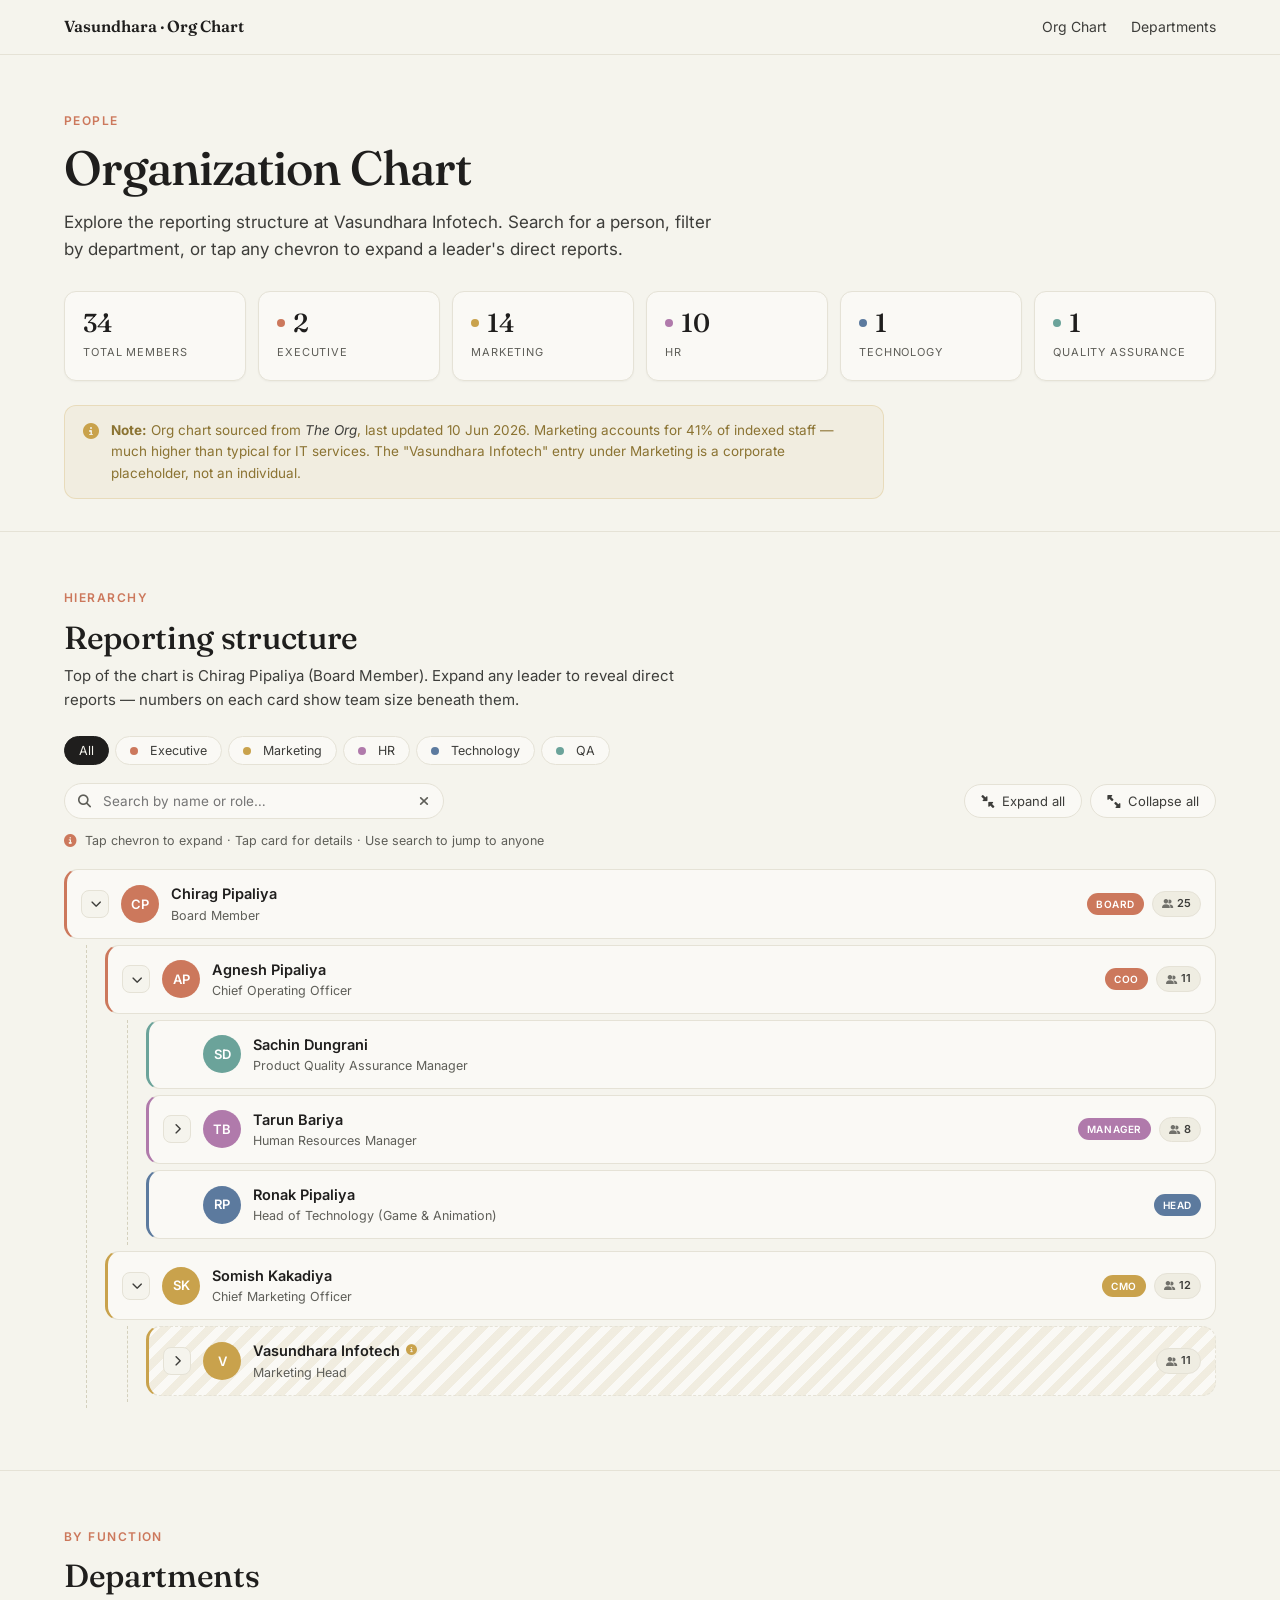
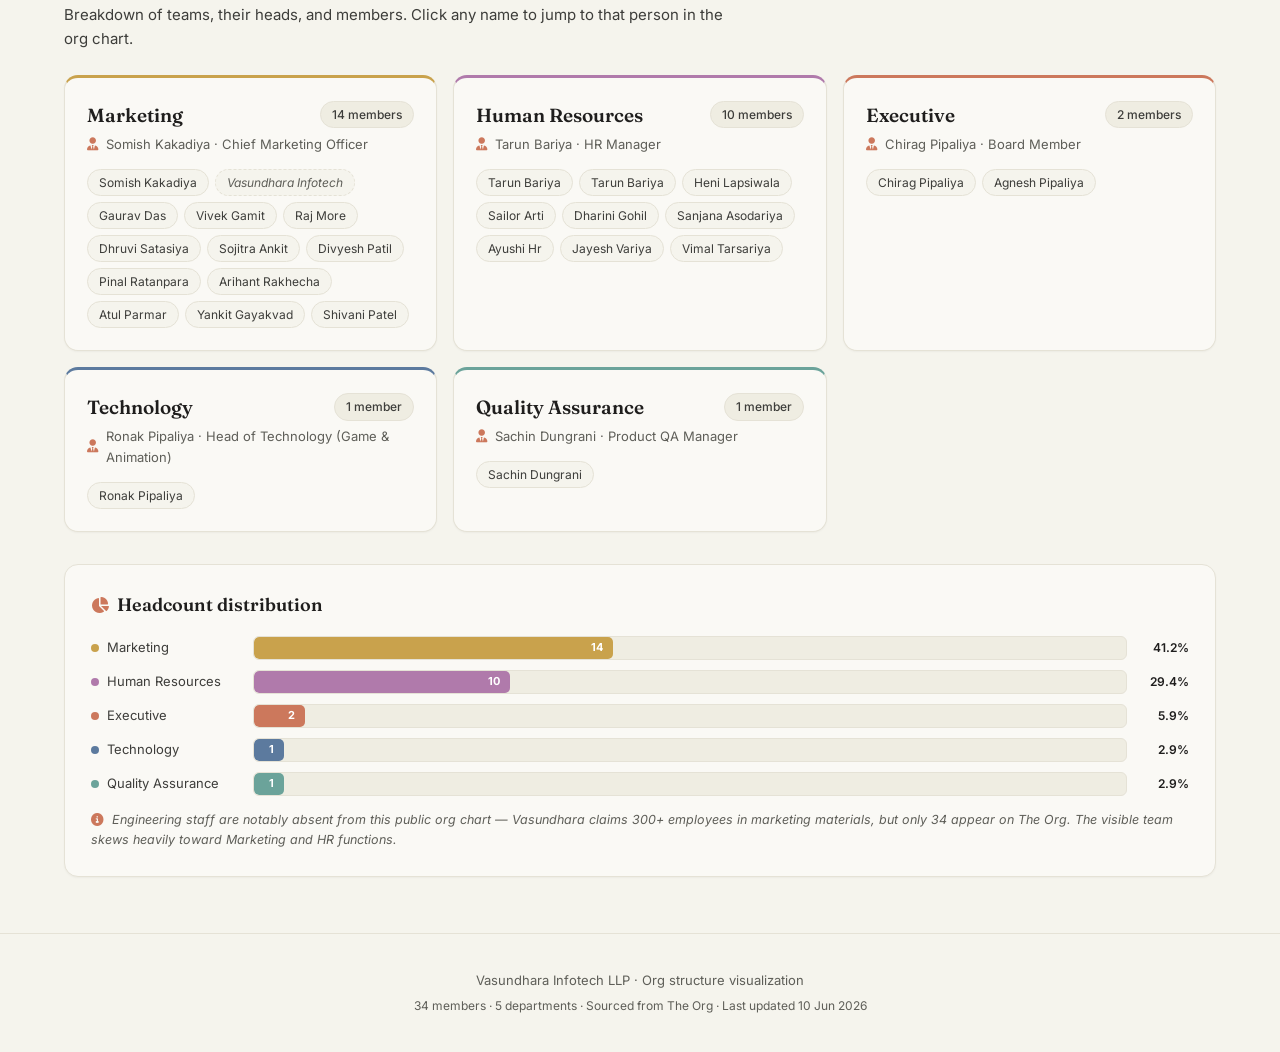
<file: Suratech/vasundhara/org-chart/index.html>
<!DOCTYPE html>
<html lang="en">

<head>
    <meta charset="UTF-8">
    <meta name="viewport" content="width=device-width, initial-scale=1.0">
    <title>Vasundhara Infotech — Organization Chart</title>
    <meta name="description"
        content="Interactive organization chart for Vasundhara Infotech: 34 members across Executive, Marketing, HR, Technology and Quality Assurance. Searchable, expandable, with department filters.">
    <meta name="theme-color" content="#F5F4ED">
    <meta name="robots" content="noindex">

    <meta property="og:title" content="Vasundhara Infotech — Organization Chart">
    <meta property="og:description"
        content="Interactive org chart: 34 members, 5 departments, reporting structure, search & filter.">
    <meta property="og:type" content="article">
    <meta name="twitter:card" content="summary">

    <link rel="icon"
        href="data:image/svg+xml,%3Csvg xmlns='http://www.w3.org/2000/svg' viewBox='0 0 64 64'%3E%3Crect width='64' height='64' rx='14' fill='%23CC785C'/%3E%3Ctext x='50%25' y='58%25' text-anchor='middle' fill='%23FAF9F5' font-family='Georgia,serif' font-size='34' font-weight='600'%3EV%3C/text%3E%3C/svg%3E">

    <link rel="preconnect" href="https://fonts.googleapis.com">
    <link rel="preconnect" href="https://fonts.gstatic.com" crossorigin>
    <link
        href="https://fonts.googleapis.com/css2?family=Inter:wght@400;500;600;700&family=Fraunces:wght@400;500;600;700&display=swap"
        rel="stylesheet">
    <link rel="stylesheet" href="https://cdnjs.cloudflare.com/ajax/libs/font-awesome/6.5.1/css/all.min.css">
    <link rel="stylesheet" href="style.css">
</head>

<body>

    <a href="#main" class="skip-link">Skip to main content</a>

    <nav class="nav" aria-label="Primary">
        <div class="container">
            <div class="nav-inner">
                <div class="nav-logo">
                    <img src="https://www.vasundhara.io/images/svg/logo.svg" alt="Vasundhara Infotech"
                        onerror="this.outerHTML='<span class=\'nav-logo-fallback\'>Vasundhara · Org Chart</span>'">
                </div>
                <div class="nav-links">
                    <a href="#chart">Org Chart</a>
                    <a href="#departments">Departments</a>
                </div>
                <button class="nav-toggle" id="navToggle" aria-label="Open menu" aria-expanded="false"
                    aria-controls="navMobile">
                    <i class="fa-solid fa-bars" aria-hidden="true"></i>
                </button>
            </div>
            <div class="nav-mobile" id="navMobile" hidden>
                <a href="#chart">Org Chart</a>
                <a href="#departments">Departments</a>
            </div>
        </div>
    </nav>

    <main id="main">

        <section class="hero">
            <div class="container">
                <div class="section-label">People</div>
                <h1>Organization Chart</h1>
                <p class="hero-sub">Explore the reporting structure at Vasundhara Infotech. Search for a person, filter
                    by department, or tap any chevron to expand a leader's direct reports.</p>

                <div class="summary">
                    <div class="summary-card">
                        <div class="num">34</div>
                        <div class="lbl">Total Members</div>
                    </div>
                    <div class="summary-card">
                        <div class="num"><span class="dot exec-dot" aria-hidden="true"></span>2</div>
                        <div class="lbl">Executive</div>
                    </div>
                    <div class="summary-card">
                        <div class="num"><span class="dot marketing-dot" aria-hidden="true"></span>14</div>
                        <div class="lbl">Marketing</div>
                    </div>
                    <div class="summary-card">
                        <div class="num"><span class="dot hr-dot" aria-hidden="true"></span>10</div>
                        <div class="lbl">HR</div>
                    </div>
                    <div class="summary-card">
                        <div class="num"><span class="dot tech-dot" aria-hidden="true"></span>1</div>
                        <div class="lbl">Technology</div>
                    </div>
                    <div class="summary-card">
                        <div class="num"><span class="dot ops-dot" aria-hidden="true"></span>1</div>
                        <div class="lbl">Quality Assurance</div>
                    </div>
                </div>

                <div class="callout" role="note">
                    <i class="fa-solid fa-circle-info" aria-hidden="true"></i>
                    <div>
                        <strong>Note:</strong> Org chart sourced from <em>The Org</em>, last updated 10 Jun 2026.
                        Marketing accounts for 41% of indexed staff — much higher than typical for IT services. The
                        "Vasundhara Infotech" entry under Marketing is a corporate placeholder, not an individual.
                    </div>
                </div>
            </div>
        </section>

        <section id="chart" aria-labelledby="chart-title">
            <div class="container">
                <div class="section-label">Hierarchy</div>
                <h2 class="section-title" id="chart-title">Reporting structure</h2>
                <p class="section-desc">Top of the chart is Chirag Pipaliya (Board Member). Expand any leader to reveal
                    direct reports — numbers on each card show team size beneath them.</p>

                <div class="dept-legend" aria-label="Department legend">
                    <button type="button" class="legend-chip active" data-dept="all" aria-pressed="true">All</button>
                    <button type="button" class="legend-chip" data-dept="exec" aria-pressed="false"><span
                            class="dot exec-dot" aria-hidden="true"></span>Executive</button>
                    <button type="button" class="legend-chip" data-dept="marketing" aria-pressed="false"><span
                            class="dot marketing-dot" aria-hidden="true"></span>Marketing</button>
                    <button type="button" class="legend-chip" data-dept="hr" aria-pressed="false"><span
                            class="dot hr-dot" aria-hidden="true"></span>HR</button>
                    <button type="button" class="legend-chip" data-dept="tech" aria-pressed="false"><span
                            class="dot tech-dot" aria-hidden="true"></span>Technology</button>
                    <button type="button" class="legend-chip" data-dept="ops" aria-pressed="false"><span
                            class="dot ops-dot" aria-hidden="true"></span>QA</button>
                </div>

                <div class="toolbar">
                    <div class="toolbar-search">
                        <label class="visually-hidden" for="orgSearch">Search people</label>
                        <i class="fa-solid fa-magnifying-glass" aria-hidden="true"></i>
                        <input type="search" id="orgSearch" placeholder="Search by name or role…" autocomplete="off">
                        <button type="button" class="search-clear" id="searchClear" aria-label="Clear search" hidden>
                            <i class="fa-solid fa-xmark" aria-hidden="true"></i>
                        </button>
                    </div>
                    <div class="toolbar-actions">
                        <button class="btn" id="expandAll" type="button">
                            <i class="fa-solid fa-down-left-and-up-right-to-center fa-rotate-90" aria-hidden="true"></i>
                            <span>Expand all</span>
                        </button>
                        <button class="btn" id="collapseAll" type="button">
                            <i class="fa-solid fa-up-right-and-down-left-from-center fa-rotate-90"
                                aria-hidden="true"></i>
                            <span>Collapse all</span>
                        </button>
                    </div>
                </div>

                <p class="toolbar-hint">
                    <i class="fa-solid fa-circle-info" aria-hidden="true"></i>
                    Tap chevron to expand · Tap card for details · Use search to jump to anyone
                </p>

                <div class="search-status" id="searchStatus" aria-live="polite" hidden></div>

                <ul class="org-tree" id="orgTree" role="tree"></ul>

                <div class="empty-state" id="orgEmpty" hidden>
                    <i class="fa-solid fa-user-slash" aria-hidden="true"></i>
                    <div class="empty-title">No matches</div>
                    <div class="empty-desc">No one matches your search or filter. <button type="button" class="link-btn"
                            id="resetSearch">Clear filters</button></div>
                </div>
            </div>
        </section>

        <section id="departments" aria-labelledby="dept-title">
            <div class="container">
                <div class="section-label">By function</div>
                <h2 class="section-title" id="dept-title">Departments</h2>
                <p class="section-desc">Breakdown of teams, their heads, and members. Click any name to jump to that
                    person in the org chart.</p>

                <div class="dept-grid">
                    <article class="dept" data-dept="marketing">
                        <div class="dept-head">
                            <h3 class="dept-name">Marketing</h3>
                            <span class="dept-count">14 members</span>
                        </div>
                        <div class="dept-lead">
                            <i class="fa-solid fa-user-tie" aria-hidden="true"></i>
                            <span>Somish Kakadiya · Chief Marketing Officer</span>
                        </div>
                        <div class="dept-members" id="dept-marketing"></div>
                    </article>

                    <article class="dept" data-dept="hr">
                        <div class="dept-head">
                            <h3 class="dept-name">Human Resources</h3>
                            <span class="dept-count">10 members</span>
                        </div>
                        <div class="dept-lead">
                            <i class="fa-solid fa-user-tie" aria-hidden="true"></i>
                            <span>Tarun Bariya · HR Manager</span>
                        </div>
                        <div class="dept-members" id="dept-hr"></div>
                    </article>

                    <article class="dept" data-dept="exec">
                        <div class="dept-head">
                            <h3 class="dept-name">Executive</h3>
                            <span class="dept-count">2 members</span>
                        </div>
                        <div class="dept-lead">
                            <i class="fa-solid fa-user-tie" aria-hidden="true"></i>
                            <span>Chirag Pipaliya · Board Member</span>
                        </div>
                        <div class="dept-members" id="dept-exec"></div>
                    </article>

                    <article class="dept" data-dept="tech">
                        <div class="dept-head">
                            <h3 class="dept-name">Technology</h3>
                            <span class="dept-count">1 member</span>
                        </div>
                        <div class="dept-lead">
                            <i class="fa-solid fa-user-tie" aria-hidden="true"></i>
                            <span>Ronak Pipaliya · Head of Technology (Game &amp; Animation)</span>
                        </div>
                        <div class="dept-members" id="dept-tech"></div>
                    </article>

                    <article class="dept" data-dept="ops">
                        <div class="dept-head">
                            <h3 class="dept-name">Quality Assurance</h3>
                            <span class="dept-count">1 member</span>
                        </div>
                        <div class="dept-lead">
                            <i class="fa-solid fa-user-tie" aria-hidden="true"></i>
                            <span>Sachin Dungrani · Product QA Manager</span>
                        </div>
                        <div class="dept-members" id="dept-ops"></div>
                    </article>
                </div>

                <div class="dept-insight">
                    <h3 class="sub-h3"><i class="fa-solid fa-chart-pie" aria-hidden="true"></i> Headcount distribution
                    </h3>
                    <div class="dept-bars" id="deptBars"></div>
                    <p class="muted-note"><i class="fa-solid fa-circle-info" aria-hidden="true"></i> Engineering staff
                        are notably absent from this public org chart — Vasundhara claims 300+ employees in marketing
                        materials, but only 34 appear on The Org. The visible team skews heavily toward Marketing and HR
                        functions.</p>
                </div>
            </div>
        </section>

    </main>

    <dialog class="person-modal" id="modal" aria-labelledby="modalName">
        <div class="modal-top">
            <div class="modal-head">
                <div class="modal-avatar" id="modalAvatar" aria-hidden="true"></div>
                <div class="modal-id">
                    <div class="modal-name" id="modalName"></div>
                    <div class="modal-role" id="modalRole"></div>
                </div>
            </div>
            <button class="modal-close" id="modalClose" type="button" aria-label="Close dialog">
                <i class="fa-solid fa-xmark" aria-hidden="true"></i>
            </button>
        </div>

        <div class="modal-body">
            <div class="modal-row">
                <span class="modal-key">Department</span>
                <span class="modal-val" id="modalDept"></span>
            </div>
            <div class="modal-row">
                <span class="modal-key">Reports to</span>
                <span class="modal-val" id="modalReports"></span>
            </div>
            <div class="modal-row">
                <span class="modal-key">Direct reports</span>
                <span class="modal-val" id="modalDirects"></span>
            </div>
            <div class="modal-row">
                <span class="modal-key">Total team size</span>
                <span class="modal-val" id="modalTotal"></span>
            </div>
            <div class="modal-row">
                <span class="modal-key">Level</span>
                <span class="modal-val" id="modalLevel"></span>
            </div>
        </div>

        <div class="modal-actions">
            <button type="button" class="btn primary" id="modalLocate">
                <i class="fa-solid fa-crosshairs" aria-hidden="true"></i>
                <span>View in chart</span>
            </button>
        </div>
    </dialog>

    <footer>
        <div class="container">
            <div class="footer-meta">Vasundhara Infotech LLP · Org structure visualization</div>
            <div class="footer-meta footer-sub">34 members · 5 departments · Sourced from The Org · Last updated 10 Jun
                2026</div>
        </div>
    </footer>

    <script src="script.js" defer></script>

</body>

</html>
</file>
<file: Suratech/narola/ambitionbox/style.css>
:root {
            --bg: #F5F4ED;
            --bg-card: #FAF9F5;
            --ink: #1F1E1D;
            --ink-soft: #3D3D3A;
            --muted: #6B6B66;
            --line: #E5E2D6;
            --accent: #CC785C;
            --accent-soft: #E8B4A0;
            --warn: #B85C3E;
            --warn-bg: rgba(184, 92, 62, 0.06);
            --warn-border: rgba(184, 92, 62, 0.2);
            --good: #5C7A4F;
            --good-bg: rgba(92, 122, 79, 0.06);
            --good-border: rgba(92, 122, 79, 0.2);
            --gold: #C9A24C;
            --gold-bg: rgba(201, 162, 76, 0.06);
            --gold-border: rgba(201, 162, 76, 0.2);
            --tag-bg: #EFEDE2;
            --blue: #4A7FB5;
            --blue-bg: rgba(74, 127, 181, 0.06);
            --blue-border: rgba(74, 127, 181, 0.2);
        }

        * {
            box-sizing: border-box;
            margin: 0;
            padding: 0;
        }

        html {
            scroll-behavior: smooth;
            -webkit-text-size-adjust: 100%;
        }

        body {
            font-family: 'Inter', -apple-system, BlinkMacSystemFont, sans-serif;
            background: var(--bg);
            color: var(--ink);
            line-height: 1.6;
            font-size: 15px;
            -webkit-font-smoothing: antialiased;
            overflow-x: hidden;
        }

        .container {
            max-width: 1100px;
            margin: 0 auto;
            padding: 0 24px;
            width: 100%;
        }

        a {
            color: inherit;
            text-decoration: none;
        }

        /* Nav */
        .nav {
            border-bottom: 1px solid var(--line);
            position: sticky;
            top: 0;
            z-index: 50;
            backdrop-filter: blur(8px);
            -webkit-backdrop-filter: blur(8px);
            background: rgba(245, 244, 237, 0.88);
        }

        .nav-inner {
            display: flex;
            align-items: center;
            justify-content: space-between;
            padding: 14px 0;
            gap: 16px;
        }

        .nav-logo {
            display: flex;
            align-items: center;
            gap: 12px;
            min-width: 0;
        }

        .nav-logo img {
            height: 26px;
        }

        .nav-links {
            display: flex;
            gap: 20px;
            font-size: 14px;
            flex-wrap: wrap;
        }

        .nav-links a {
            color: var(--ink-soft);
            transition: color .2s;
            white-space: nowrap;
        }

        .nav-links a:hover {
            color: var(--accent);
        }

        .nav-toggle {
            display: none;
            background: var(--bg-card);
            border: 1px solid var(--line);
            width: 38px;
            height: 38px;
            border-radius: 10px;
            cursor: pointer;
            color: var(--ink);
            font-size: 15px;
            align-items: center;
            justify-content: center;
        }

        .nav-mobile {
            display: none;
            flex-direction: column;
            padding: 12px 0 16px;
            border-top: 1px solid var(--line);
            gap: 4px;
        }

        .nav-mobile a {
            color: var(--ink-soft);
            font-size: 14px;
            padding: 12px 4px;
            border-bottom: 1px solid var(--line);
        }

        .nav-mobile a:last-child {
            border-bottom: none;
        }

        .nav-mobile.open {
            display: flex;
        }

        /* Hero */
        .hero {
            padding: clamp(40px, 7vw, 64px) 0 clamp(24px, 4vw, 32px);
        }

        .section-label {
            font-size: 12px;
            text-transform: uppercase;
            letter-spacing: 0.12em;
            color: var(--accent);
            margin-bottom: 12px;
            font-weight: 600;
        }

        .hero h1 {
            font-family: 'Fraunces', serif;
            font-weight: 500;
            font-size: clamp(28px, 5vw, 44px);
            line-height: 1.1;
            letter-spacing: -0.02em;
            margin-bottom: 14px;
        }

        .hero-sub {
            font-size: clamp(15px, 1.8vw, 17px);
            color: var(--ink-soft);
            max-width: 660px;
            margin-bottom: 28px;
        }

        .summary-grid {
            display: grid;
            grid-template-columns: repeat(auto-fit, minmax(140px, 1fr));
            gap: 12px;
        }

        .summary-card {
            background: var(--bg-card);
            border: 1px solid var(--line);
            border-radius: 12px;
            padding: 18px;
        }

        .summary-card .num {
            font-family: 'Fraunces', serif;
            font-size: 26px;
            font-weight: 500;
            line-height: 1;
        }

        .summary-card .num.warn {
            color: var(--warn);
        }

        .summary-card .num.good {
            color: var(--good);
        }

        .summary-card .num.gold {
            color: var(--gold);
        }

        .summary-card .lbl {
            font-size: 11px;
            color: var(--muted);
            margin-top: 8px;
            text-transform: uppercase;
            letter-spacing: 0.08em;
        }

        /* Section */
        section {
            padding: clamp(40px, 6vw, 56px) 0;
            border-top: 1px solid var(--line);
        }

        .section-title {
            font-family: 'Fraunces', serif;
            font-weight: 500;
            font-size: clamp(22px, 4vw, 32px);
            letter-spacing: -0.01em;
            margin-bottom: 8px;
            line-height: 1.15;
        }

        .section-desc {
            color: var(--ink-soft);
            margin-bottom: clamp(24px, 4vw, 36px);
            max-width: 620px;
            font-size: clamp(14px, 1.8vw, 15px);
        }

        /* Tags */
        .tag {
            display: inline-flex;
            align-items: center;
            gap: 6px;
            background: var(--tag-bg);
            padding: 5px 12px;
            border-radius: 100px;
            font-size: 12px;
            color: var(--ink-soft);
            border: 1px solid var(--line);
            white-space: nowrap;
        }

        .tag i {
            font-size: 10px;
            color: var(--accent);
        }

        /* Bar chart */
        .bar-chart {
            display: flex;
            flex-direction: column;
            gap: 10px;
        }

        .bar-row {
            display: flex;
            align-items: center;
            gap: 12px;
        }

        .bar-label {
            font-size: 13px;
            color: var(--ink-soft);
            width: 120px;
            flex-shrink: 0;
            text-align: right;
            overflow: hidden;
            text-overflow: ellipsis;
            white-space: nowrap;
        }

        .bar-track {
            flex: 1;
            height: 28px;
            background: var(--tag-bg);
            border-radius: 6px;
            position: relative;
            overflow: hidden;
            border: 1px solid var(--line);
        }

        .bar-fill {
            height: 100%;
            border-radius: 5px;
            display: flex;
            align-items: center;
            padding: 0 10px;
            font-size: 11px;
            font-weight: 600;
            color: white;
            transition: width .6s ease;
            min-width: 40px;
        }

        .bar-value {
            font-size: 12px;
            color: var(--ink);
            font-weight: 600;
            width: 60px;
            flex-shrink: 0;
        }

        /* Horizontal bar for ratings */
        .rating-bar-row {
            display: flex;
            align-items: center;
            gap: 10px;
            padding: 8px 0;
        }

        .rating-bar-label {
            font-size: 13px;
            color: var(--ink-soft);
            width: 160px;
            flex-shrink: 0;
            overflow: hidden;
            text-overflow: ellipsis;
            white-space: nowrap;
        }

        .rating-bar-track {
            flex: 1;
            height: 10px;
            background: var(--tag-bg);
            border-radius: 100px;
            overflow: hidden;
            border: 1px solid var(--line);
        }

        .rating-bar-fill {
            height: 100%;
            border-radius: 100px;
            transition: width .6s ease;
        }

        .rating-bar-val {
            font-size: 13px;
            font-weight: 600;
            width: 36px;
            text-align: right;
            flex-shrink: 0;
        }

        /* Salary table */
        .salary-controls {
            display: flex;
            flex-wrap: wrap;
            gap: 10px;
            margin-bottom: 20px;
            align-items: center;
        }

        .salary-controls select,
        .salary-controls input {
            background: var(--bg-card);
            border: 1px solid var(--line);
            border-radius: 100px;
            padding: 10px 14px;
            font-family: inherit;
            font-size: 13px;
            color: var(--ink);
            cursor: pointer;
        }

        .salary-controls input {
            min-width: 200px;
            flex: 1;
        }

        .salary-controls input:focus,
        .salary-controls select:focus {
            outline: none;
            border-color: var(--accent);
        }

        .results-count {
            font-size: 13px;
            color: var(--muted);
            margin-left: auto;
        }

        .salary-table {
            width: 100%;
            border-collapse: collapse;
            background: var(--bg-card);
            border: 1px solid var(--line);
            border-radius: 14px;
            overflow: hidden;
            font-size: 13px;
        }

        .salary-table th {
            background: var(--tag-bg);
            text-align: left;
            padding: 12px 14px;
            font-size: 11px;
            text-transform: uppercase;
            letter-spacing: 0.08em;
            color: var(--muted);
            font-weight: 600;
            border-bottom: 1px solid var(--line);
            cursor: pointer;
            user-select: none;
            white-space: nowrap;
        }

        .salary-table th:hover {
            color: var(--accent);
        }

        .salary-table th .sort-icon {
            margin-left: 4px;
            font-size: 10px;
        }

        .salary-table td {
            padding: 12px 14px;
            border-bottom: 1px solid var(--line);
            vertical-align: middle;
        }

        .salary-table tr:last-child td {
            border-bottom: none;
        }

        .salary-table .mono {
            font-family: ui-monospace, 'SF Mono', Menlo, monospace;
            font-size: 12px;
        }

        .salary-table .range-bar {
            display: flex;
            align-items: center;
            gap: 8px;
        }

        .salary-table .range-track {
            width: 80px;
            height: 6px;
            background: var(--tag-bg);
            border-radius: 100px;
            overflow: hidden;
            border: 1px solid var(--line);
        }

        .salary-table .range-fill {
            height: 100%;
            border-radius: 100px;
            background: var(--accent);
        }

        /* Distribution grid */
        .dist-grid {
            display: grid;
            grid-template-columns: repeat(auto-fit, minmax(200px, 1fr));
            gap: 14px;
        }

        .dist-card {
            background: var(--bg-card);
            border: 1px solid var(--line);
            border-radius: 14px;
            padding: 20px;
        }

        .dist-card .dist-label {
            font-size: 13px;
            color: var(--muted);
            margin-bottom: 8px;
        }

        .dist-card .dist-bar-row {
            display: flex;
            align-items: center;
            gap: 8px;
            margin-bottom: 6px;
        }

        .dist-card .dist-bar-label {
            font-size: 12px;
            color: var(--ink-soft);
            width: 44px;
            flex-shrink: 0;
        }

        .dist-card .dist-bar-track {
            flex: 1;
            height: 8px;
            background: var(--tag-bg);
            border-radius: 100px;
            overflow: hidden;
        }

        .dist-card .dist-bar-fill {
            height: 100%;
            border-radius: 100px;
        }

        .dist-card .dist-bar-pct {
            font-size: 11px;
            color: var(--muted);
            width: 32px;
            text-align: right;
            flex-shrink: 0;
        }

        /* Review cards */
        .reviews-list {
            display: flex;
            flex-direction: column;
            gap: 14px;
        }

        .review-card {
            background: var(--bg-card);
            border: 1px solid var(--line);
            border-radius: 14px;
            padding: clamp(18px, 3vw, 24px);
        }

        .review-card.positive {
            border-left: 3px solid var(--good);
        }

        .review-card.negative {
            border-left: 3px solid var(--warn);
        }

        .review-card.neutral {
            border-left: 3px solid var(--gold);
        }

        .review-head {
            display: flex;
            justify-content: space-between;
            align-items: flex-start;
            margin-bottom: 10px;
            gap: 12px;
            flex-wrap: wrap;
        }

        .review-meta {
            display: flex;
            flex-wrap: wrap;
            gap: 6px;
            align-items: center;
        }

        .review-stars {
            color: #D4A24C;
            font-size: 13px;
        }

        .review-stars .empty {
            color: var(--line);
        }

        .review-badge {
            font-size: 11px;
            padding: 3px 10px;
            border-radius: 100px;
            font-weight: 600;
        }

        .review-badge.verified {
            background: var(--good-bg);
            border: 1px solid var(--good-border);
            color: var(--good);
        }

        .review-badge.role {
            background: var(--blue-bg);
            border: 1px solid var(--blue-border);
            color: var(--blue);
        }

        .review-badge.loc {
            background: var(--gold-bg);
            border: 1px solid var(--gold-border);
            color: var(--gold);
        }

        .review-date {
            font-size: 12px;
            color: var(--muted);
        }

        .review-pros,
        .review-cons {
            font-size: 13.5px;
            line-height: 1.55;
            margin-bottom: 10px;
        }

        .review-pros strong,
        .review-cons strong {
            font-size: 11px;
            text-transform: uppercase;
            letter-spacing: 0.08em;
            display: block;
            margin-bottom: 4px;
        }

        .review-pros strong {
            color: var(--good);
        }

        .review-cons strong {
            color: var(--warn);
        }

        .review-ratings-grid {
            display: flex;
            flex-wrap: wrap;
            gap: 6px;
            margin-top: 10px;
        }

        .review-rating-chip {
            background: var(--tag-bg);
            border: 1px solid var(--line);
            padding: 4px 10px;
            border-radius: 100px;
            font-size: 11px;
            color: var(--ink-soft);
            display: inline-flex;
            align-items: center;
            gap: 4px;
        }

        .review-rating-chip .chip-val {
            font-weight: 700;
        }

        /* Benefits */
        .benefits-grid {
            display: grid;
            grid-template-columns: repeat(auto-fill, minmax(220px, 1fr));
            gap: 12px;
        }

        .benefit-card {
            background: var(--bg-card);
            border: 1px solid var(--line);
            border-radius: 12px;
            padding: 16px;
            display: flex;
            align-items: center;
            gap: 14px;
        }

        .benefit-icon {
            width: 40px;
            height: 40px;
            border-radius: 10px;
            display: flex;
            align-items: center;
            justify-content: center;
            font-size: 16px;
            flex-shrink: 0;
        }

        .benefit-icon.has {
            background: var(--good-bg);
            border: 1px solid var(--good-border);
            color: var(--good);
        }

        .benefit-icon.none {
            background: var(--tag-bg);
            border: 1px solid var(--line);
            color: var(--muted);
        }

        .benefit-name {
            font-size: 13.5px;
            font-weight: 500;
        }

        .benefit-count {
            font-size: 12px;
            color: var(--muted);
        }

        /* Notice period */
        .notice-bars {
            max-width: 500px;
        }

        /* Gender card */
        .gender-grid {
            display: grid;
            grid-template-columns: repeat(auto-fit, minmax(240px, 1fr));
            gap: 14px;
        }

        .gender-card {
            background: var(--bg-card);
            border: 1px solid var(--line);
            border-radius: 14px;
            padding: 22px;
        }

        .gender-header {
            display: flex;
            align-items: center;
            gap: 12px;
            margin-bottom: 14px;
        }

        .gender-icon {
            width: 44px;
            height: 44px;
            border-radius: 50%;
            display: flex;
            align-items: center;
            justify-content: center;
            font-size: 18px;
        }

        .gender-icon.male {
            background: var(--blue-bg);
            border: 1px solid var(--blue-border);
            color: var(--blue);
        }

        .gender-icon.female {
            background: rgba(204, 120, 92, 0.08);
            border: 1px solid rgba(204, 120, 92, 0.2);
            color: var(--accent);
        }

        .gender-rating {
            font-family: 'Fraunces', serif;
            font-size: 28px;
            font-weight: 500;
        }

        .gender-count {
            font-size: 12px;
            color: var(--muted);
        }

        .gender-tags {
            display: flex;
            flex-direction: column;
            gap: 6px;
        }

        .gender-tag {
            display: flex;
            justify-content: space-between;
            font-size: 13px;
            padding: 6px 0;
            border-bottom: 1px solid var(--line);
        }

        .gender-tag:last-child {
            border-bottom: none;
        }

        .gender-tag .g-label {
            color: var(--ink-soft);
        }

        .gender-tag .g-val {
            font-weight: 600;
        }

        /* Latest salaries */
        .latest-grid {
            display: grid;
            grid-template-columns: repeat(auto-fill, minmax(280px, 1fr));
            gap: 12px;
        }

        .latest-card {
            background: var(--bg-card);
            border: 1px solid var(--line);
            border-radius: 12px;
            padding: 16px;
            display: flex;
            justify-content: space-between;
            align-items: center;
            gap: 12px;
        }

        .latest-info {
            min-width: 0;
        }

        .latest-role {
            font-weight: 600;
            font-size: 14px;
            overflow: hidden;
            text-overflow: ellipsis;
            white-space: nowrap;
        }

        .latest-detail {
            font-size: 12px;
            color: var(--muted);
        }

        .latest-ctc {
            font-family: 'Fraunces', serif;
            font-size: 20px;
            font-weight: 500;
            color: var(--good);
            white-space: nowrap;
        }

        /* KV table */
        .kv-table {
            background: var(--bg-card);
            border: 1px solid var(--line);
            border-radius: 14px;
            padding: 4px clamp(16px, 2vw, 20px);
        }

        .kv-row {
            display: flex;
            justify-content: space-between;
            padding: 12px 0;
            border-bottom: 1px solid var(--line);
            font-size: 13.5px;
            gap: 16px;
            align-items: flex-start;
        }

        .kv-row:last-child {
            border-bottom: none;
        }

        .kv-key {
            color: var(--muted);
            flex-shrink: 0;
            font-size: 13px;
        }

        .kv-val {
            color: var(--ink);
            font-weight: 500;
            text-align: right;
            word-break: break-word;
            min-width: 0;
        }

        /* Footer */
        footer {
            padding: 36px 0;
            border-top: 1px solid var(--line);
            text-align: center;
            color: var(--muted);
            font-size: 13px;
        }

        /* Table wrapper */
        .table-wrap {
            overflow-x: auto;
            border-radius: 14px;
        }

        /* Responsive */
        @media (max-width:880px) {
            .nav-links {
                display: none;
            }

            .nav-toggle {
                display: flex;
            }
        }

        @media (max-width:640px) {
            .container {
                padding: 0 16px;
            }

            .bar-label {
                width: 80px;
                font-size: 12px;
            }

            .salary-table {
                font-size: 12px;
            }

            .salary-table th,
            .salary-table td {
                padding: 10px 10px;
            }

            .rating-bar-label {
                width: 120px;
            }
        }

        @media (max-width:420px) {
            .container {
                padding: 0 14px;
            }

            .kv-row {
                flex-direction: column;
                gap: 4px;
            }

            .kv-val {
                text-align: left;
            }
        }
</file>
<file: Suratech/narola/infotech/style.css>
:root {
    --bg: #F5F4ED;
    --bg-card: #FAF9F5;
    --ink: #1F1E1D;
    --ink-soft: #3D3D3A;
    --muted: #5E5E58;
    --line: #E5E2D6;
    --line-strong: #D9D6C9;
    --accent: #CC785C;
    --accent-soft: #E8B4A0;
    --warn: #B85C3E;
    --good: #5C7A4F;
    --tag-bg: #EFEDE2;
    --star: #D4A24C;
    --shadow-sm: 0 1px 2px rgba(31, 30, 29, 0.04);
    --radius: 14px;
}

* {
    box-sizing: border-box;
    margin: 0;
    padding: 0;
}

html {
    scroll-behavior: smooth;
    -webkit-text-size-adjust: 100%;
}

body {
    font-family: 'Inter', -apple-system, BlinkMacSystemFont, sans-serif;
    background: var(--bg);
    color: var(--ink);
    line-height: 1.6;
    font-size: 15px;
    -webkit-font-smoothing: antialiased;
    overflow-x: hidden;
}

.container {
    max-width: 1100px;
    margin: 0 auto;
    padding: 0 24px;
    width: 100%;
}

img {
    max-width: 100%;
    height: auto;
}

a {
    color: var(--accent);
}

/* Skip link */
.skip-link {
    position: absolute;
    top: -40px;
    left: 8px;
    background: var(--ink);
    color: var(--bg);
    padding: 8px 14px;
    border-radius: 8px;
    z-index: 100;
    text-decoration: none;
    font-size: 13px;
    transition: top .2s;
}

.skip-link:focus {
    top: 8px;
}

/* Focus visibility */
:focus-visible {
    outline: 2px solid var(--accent);
    outline-offset: 3px;
    border-radius: 4px;
}

/* Scroll offset for sticky nav */
section {
    scroll-margin-top: 80px;
}

/* Header */
.nav {
    border-bottom: 1px solid var(--line);
    position: sticky;
    top: 0;
    z-index: 50;
    backdrop-filter: blur(8px);
    -webkit-backdrop-filter: blur(8px);
    background: rgba(245, 244, 237, 0.88);
}

.nav-inner {
    display: flex;
    align-items: center;
    justify-content: space-between;
    padding: 14px 0;
    gap: 16px;
}

.nav-logo {
    display: flex;
    align-items: center;
    gap: 12px;
    flex-shrink: 0;
    min-width: 0;
}

.nav-logo img {
    height: 26px;
}

.nav-logo-fallback {
    font-family: 'Fraunces', serif;
    font-weight: 600;
    color: var(--ink);
    font-size: 17px;
}

.nav-links {
    display: flex;
    gap: 24px;
    font-size: 14px;
}

.nav-links a {
    color: var(--ink-soft);
    text-decoration: none;
    transition: color .2s;
    white-space: nowrap;
}

.nav-links a:hover {
    color: var(--accent);
}

.nav-toggle {
    display: none;
    background: var(--bg-card);
    border: 1px solid var(--line);
    width: 38px;
    height: 38px;
    border-radius: 10px;
    cursor: pointer;
    color: var(--ink);
    font-size: 15px;
    align-items: center;
    justify-content: center;
}

.nav-mobile {
    display: none;
    flex-direction: column;
    padding: 12px 0 16px;
    border-top: 1px solid var(--line);
    gap: 4px;
}

.nav-mobile a {
    color: var(--ink-soft);
    text-decoration: none;
    font-size: 14px;
    padding: 12px 4px;
    border-bottom: 1px solid var(--line);
}

.nav-mobile a:last-child {
    border-bottom: none;
}

.nav-mobile.open {
    display: flex;
}

/* Hero */
.hero {
    padding: clamp(40px, 8vw, 72px) 0 clamp(36px, 6vw, 56px);
    border-top: none;
}

.hero-grid {
    display: grid;
    grid-template-columns: 1.4fr 1fr;
    gap: clamp(28px, 5vw, 56px);
    align-items: start;
}

.hero h1 {
    font-family: 'Fraunces', serif;
    font-weight: 500;
    font-size: clamp(30px, 5.5vw, 52px);
    line-height: 1.1;
    letter-spacing: -0.02em;
    margin-bottom: 18px;
    word-wrap: break-word;
}

.hero-sub {
    font-size: clamp(15px, 1.8vw, 17px);
    color: var(--ink-soft);
    margin-bottom: 26px;
    max-width: 540px;
}

.hero-meta {
    display: flex;
    flex-wrap: wrap;
    gap: 8px;
}

.tag {
    display: inline-flex;
    align-items: center;
    gap: 6px;
    background: var(--tag-bg);
    padding: 6px 13px;
    border-radius: 100px;
    font-size: 12.5px;
    color: var(--ink-soft);
    border: 1px solid var(--line);
    white-space: nowrap;
}

.tag i {
    font-size: 10px;
    color: var(--accent);
}

.hero-stats {
    background: var(--bg-card);
    border: 1px solid var(--line);
    border-radius: 16px;
    padding: clamp(20px, 3vw, 28px);
    box-shadow: var(--shadow-sm);
}

/* New: visually grouped stats */
.stat-group+.stat-group {
    margin-top: 12px;
    padding-top: 14px;
    border-top: 1px dashed var(--line-strong);
}

.stat-group-label {
    font-size: 11px;
    text-transform: uppercase;
    letter-spacing: 0.1em;
    color: var(--muted);
    margin-bottom: 4px;
    font-weight: 600;
}

.stat-row {
    display: flex;
    justify-content: space-between;
    align-items: center;
    padding: 11px 0;
    border-bottom: 1px solid var(--line);
    gap: 12px;
}

.stat-row:last-child {
    border-bottom: none;
}

.stat-label {
    font-size: 13px;
    color: var(--muted);
    display: flex;
    align-items: center;
    gap: 8px;
    flex-shrink: 0;
}

.stat-label i {
    color: var(--accent);
    width: 16px;
    text-align: center;
}

.stat-value {
    font-family: 'Fraunces', serif;
    font-weight: 500;
    font-size: clamp(15px, 1.8vw, 18px);
    text-align: right;
    word-break: break-word;
}

.stat-value.warn {
    color: var(--warn);
}

.stat-value.good {
    color: var(--good);
}

.stat-sub {
    color: var(--muted);
    font-size: 12px;
    font-family: 'Inter', sans-serif;
    font-weight: 400;
}

.stat-link {
    color: inherit;
    text-decoration: none;
}

.stat-link:hover {
    color: var(--accent);
}

/* Section */
section {
    padding: clamp(40px, 6vw, 56px) 0;
    border-top: 1px solid var(--line);
}

.section-label {
    font-size: 12px;
    text-transform: uppercase;
    letter-spacing: 0.12em;
    color: var(--accent);
    margin-bottom: 12px;
    font-weight: 600;
}

.section-title {
    font-family: 'Fraunces', serif;
    font-weight: 500;
    font-size: clamp(24px, 4vw, 34px);
    letter-spacing: -0.01em;
    margin-bottom: 8px;
    line-height: 1.15;
}

.section-desc {
    color: var(--ink-soft);
    margin-bottom: clamp(24px, 4vw, 36px);
    max-width: 600px;
    font-size: clamp(14px, 1.8vw, 15px);
}

/* Ratings */
.ratings-grid {
    display: grid;
    grid-template-columns: repeat(auto-fit, minmax(240px, 1fr));
    gap: 14px;
}

.rating-card {
    background: var(--bg-card);
    border: 1px solid var(--line);
    border-radius: var(--radius);
    padding: clamp(18px, 3vw, 24px);
    box-shadow: var(--shadow-sm);
}

.rating-platform {
    display: flex;
    align-items: center;
    gap: 10px;
    margin-bottom: 14px;
}

.rating-platform i {
    font-size: 18px;
    color: var(--accent);
}

.rating-platform span {
    font-weight: 600;
    font-size: 14px;
}

.rating-num {
    font-family: 'Fraunces', serif;
    font-size: clamp(34px, 5vw, 42px);
    font-weight: 500;
    line-height: 1;
    margin-bottom: 6px;
}

.rating-num.low {
    color: var(--warn);
}

.rating-num.high {
    color: var(--good);
}

.rating-stars {
    color: var(--star);
    font-size: 13px;
    margin-bottom: 8px;
}

.rating-count {
    font-size: 13px;
    color: var(--muted);
}

/* Sentiment bar */
.sentiment-bar {
    background: var(--bg-card);
    border: 1px solid var(--line);
    border-radius: var(--radius);
    padding: 18px 20px;
    margin-bottom: 20px;
    box-shadow: var(--shadow-sm);
}

.sentiment-summary {
    display: flex;
    justify-content: space-between;
    align-items: baseline;
    flex-wrap: wrap;
    gap: 10px;
    margin-bottom: 12px;
}

.sentiment-avg {
    font-family: 'Fraunces', serif;
    font-size: 26px;
    font-weight: 600;
    color: var(--ink);
}

.sentiment-sub {
    font-size: 13px;
    color: var(--muted);
    margin-left: 4px;
}

.sentiment-counts {
    display: flex;
    gap: 14px;
    font-size: 12.5px;
    flex-wrap: wrap;
}

.sc-good {
    color: var(--good);
}

.sc-neutral {
    color: var(--muted);
}

.sc-bad {
    color: var(--warn);
}

.sentiment-track {
    display: flex;
    height: 8px;
    border-radius: 100px;
    overflow: hidden;
    background: var(--line);
}

.sentiment-seg {
    height: 100%;
}

.seg-good {
    background: var(--good);
}

.seg-neutral {
    background: var(--muted);
}

.seg-bad {
    background: var(--warn);
}

/* Filter pills */
.review-controls {
    display: flex;
    gap: 8px;
    margin-bottom: 16px;
    flex-wrap: wrap;
}

.filter-pill {
    background: transparent;
    border: 1px solid var(--line);
    padding: 7px 14px;
    border-radius: 100px;
    font-family: inherit;
    font-size: 12.5px;
    color: var(--ink-soft);
    cursor: pointer;
    transition: all .2s;
}

.filter-pill:hover {
    border-color: var(--accent);
    color: var(--accent);
}

.filter-pill.active {
    background: var(--ink);
    color: var(--bg);
    border-color: var(--ink);
}

/* Reviews */
.reviews-list {
    display: flex;
    flex-direction: column;
    gap: 14px;
}

.review {
    background: var(--bg-card);
    border: 1px solid var(--line);
    border-radius: var(--radius);
    padding: clamp(18px, 3vw, 24px);
    box-shadow: var(--shadow-sm);
}

.review-head {
    display: flex;
    justify-content: space-between;
    align-items: flex-start;
    margin-bottom: 10px;
    gap: 12px;
}

.review-author {
    display: flex;
    align-items: center;
    gap: 12px;
    min-width: 0;
    flex: 1;
}

.review-avatar {
    width: 38px;
    height: 38px;
    border-radius: 50%;
    background: var(--accent-soft);
    color: white;
    display: flex;
    align-items: center;
    justify-content: center;
    font-weight: 600;
    font-size: 13px;
    flex-shrink: 0;
}

.review-author>div {
    min-width: 0;
}

.review-name {
    font-weight: 600;
    font-size: 14px;
    overflow: hidden;
    text-overflow: ellipsis;
    white-space: nowrap;
}

.review-date {
    font-size: 12px;
    color: var(--muted);
}

.review-rating {
    color: var(--star);
    font-size: 13px;
    white-space: nowrap;
    flex-shrink: 0;
    display: inline-flex;
    gap: 2px;
}

.review-rating .empty {
    color: var(--line-strong);
}

.review-title {
    font-family: 'Fraunces', serif;
    font-weight: 600;
    font-size: clamp(15px, 2vw, 17px);
    margin: 8px 0;
    color: var(--ink);
    line-height: 1.3;
}

.review-text {
    color: var(--ink-soft);
    font-size: clamp(13.5px, 1.8vw, 14.5px);
}

.review.positive {
    border-left: 3px solid var(--good);
}

.review.negative {
    border-left: 3px solid var(--warn);
}

.reviews-empty {
    text-align: center;
    color: var(--muted);
    font-size: 14px;
    padding: 40px 20px;
    background: var(--bg-card);
    border: 1px dashed var(--line-strong);
    border-radius: var(--radius);
}

.show-more-wrap {
    text-align: center;
    margin-top: 20px;
}

.show-more-btn {
    background: transparent;
    border: 1px solid var(--line);
    padding: 10px 22px;
    border-radius: 100px;
    font-family: inherit;
    font-size: 13px;
    color: var(--ink);
    cursor: pointer;
    transition: all .2s;
    display: inline-flex;
    align-items: center;
    gap: 6px;
}

.show-more-btn:hover {
    border-color: var(--accent);
    color: var(--accent);
}

/* Locations */
.locations-grid {
    display: grid;
    grid-template-columns: repeat(auto-fit, minmax(240px, 1fr));
    gap: 14px;
}

.location {
    background: var(--bg-card);
    border: 1px solid var(--line);
    border-radius: var(--radius);
    padding: clamp(18px, 3vw, 22px);
    box-shadow: var(--shadow-sm);
    transition: transform .2s, border-color .2s;
}

.location:hover {
    transform: translateY(-2px);
    border-color: var(--accent-soft);
}

.location-flag {
    font-size: 22px;
    margin-bottom: 10px;
}

.location-city {
    font-family: 'Fraunces', serif;
    font-weight: 600;
    font-size: clamp(16px, 2vw, 18px);
    margin-bottom: 4px;
}

.location-type {
    font-size: 11.5px;
    color: var(--accent);
    text-transform: uppercase;
    letter-spacing: 0.08em;
    margin-bottom: 10px;
    font-weight: 600;
}

.location-addr {
    font-size: 13.5px;
    color: var(--ink-soft);
}

/* Leadership */
.people-grid {
    display: grid;
    grid-template-columns: repeat(auto-fit, minmax(180px, 1fr));
    gap: 14px;
}

.person {
    background: var(--bg-card);
    border: 1px solid var(--line);
    border-radius: var(--radius);
    padding: clamp(18px, 3vw, 22px);
    text-align: center;
    box-shadow: var(--shadow-sm);
    transition: transform .2s;
}

.person:hover {
    transform: translateY(-2px);
}

.person-avatar {
    width: 56px;
    height: 56px;
    border-radius: 50%;
    background: linear-gradient(135deg, var(--accent), var(--accent-soft));
    color: white;
    display: flex;
    align-items: center;
    justify-content: center;
    font-family: 'Fraunces', serif;
    font-weight: 500;
    font-size: 22px;
    margin: 0 auto 14px;
}

.person-name {
    font-weight: 600;
    font-size: 14.5px;
    margin-bottom: 3px;
}

.person-role {
    font-size: 12.5px;
    color: var(--muted);
}

/* Contacts */
.contacts-grid {
    display: grid;
    grid-template-columns: repeat(auto-fit, minmax(280px, 1fr));
    gap: 14px;
}

.contact {
    background: var(--bg-card);
    border: 1px solid var(--line);
    border-radius: var(--radius);
    padding: clamp(20px, 3vw, 24px);
    box-shadow: var(--shadow-sm);
}

.contact-head {
    display: flex;
    align-items: center;
    gap: 14px;
    margin-bottom: 16px;
}

.contact-avatar {
    width: 48px;
    height: 48px;
    border-radius: 50%;
    background: var(--accent-soft);
    color: white;
    display: flex;
    align-items: center;
    justify-content: center;
    font-weight: 600;
    font-size: 15px;
    flex-shrink: 0;
}

.contact-name {
    font-weight: 600;
    font-size: 15px;
}

.contact-role {
    font-size: 12.5px;
    color: var(--muted);
}

.contact-links {
    display: flex;
    flex-direction: column;
    gap: 4px;
}

.contact-links a {
    display: flex;
    align-items: center;
    gap: 10px;
    font-size: 13.5px;
    color: var(--ink-soft);
    text-decoration: none;
    padding: 8px 0;
    word-break: break-word;
    transition: color .2s;
}

.contact-links a:hover {
    color: var(--accent);
}

.contact-links i {
    width: 16px;
    color: var(--accent);
    flex-shrink: 0;
}

/* Registration */
.reg-grid {
    display: grid;
    grid-template-columns: repeat(auto-fit, minmax(280px, 1fr));
    gap: 16px;
}

.reg-table {
    background: var(--bg-card);
    border: 1px solid var(--line);
    border-radius: var(--radius);
    padding: 6px clamp(18px, 3vw, 24px);
    box-shadow: var(--shadow-sm);
}

.reg-table-wide {
    margin-top: 16px;
}

.reg-row {
    display: flex;
    justify-content: space-between;
    padding: 13px 0;
    border-bottom: 1px solid var(--line);
    font-size: 13.5px;
    gap: 12px;
    align-items: flex-start;
}

.reg-row:last-child {
    border-bottom: none;
}

.reg-key {
    color: var(--muted);
    flex-shrink: 0;
}

.reg-val {
    color: var(--ink);
    font-weight: 500;
    text-align: right;
    word-break: break-word;
    min-width: 0;
}

.reg-status {
    color: var(--good);
}

/* Footer */
footer {
    padding: 36px 0;
    border-top: 1px solid var(--line);
    text-align: center;
    color: var(--muted);
    font-size: 13px;
}

.socials {
    display: flex;
    gap: 14px;
    justify-content: center;
    margin-bottom: 16px;
    flex-wrap: wrap;
}

.socials a {
    width: 38px;
    height: 38px;
    border-radius: 50%;
    border: 1px solid var(--line);
    display: flex;
    align-items: center;
    justify-content: center;
    color: var(--ink-soft);
    text-decoration: none;
    transition: all .2s;
}

.socials a:hover {
    background: var(--accent);
    color: white;
    border-color: var(--accent);
}

.footer-meta {
    padding: 0 16px;
}

/* Responsive */
@media (max-width: 880px) {
    .hero-grid {
        grid-template-columns: 1fr;
    }

    .nav-links {
        display: none;
    }

    .nav-toggle {
        display: flex;
    }
}

@media (max-width: 640px) {
    .container {
        padding: 0 18px;
    }

    .stat-row {
        padding: 10px 0;
    }

    .tag {
        font-size: 12px;
        padding: 5px 11px;
    }

    .review-head {
        flex-wrap: wrap;
    }
}

@media (max-width: 420px) {
    .container {
        padding: 0 14px;
    }

    .nav-logo img {
        height: 22px;
    }

    .reg-row {
        flex-direction: column;
        gap: 4px;
    }

    .reg-val {
        text-align: left;
    }

    .stat-row {
        flex-wrap: wrap;
        gap: 6px;
    }

    .stat-value {
        text-align: left;
        width: 100%;
    }
}

/* Reduced motion */
@media (prefers-reduced-motion: reduce) {

    *,
    *::before,
    *::after {
        animation-duration: 0.01ms !important;
        transition-duration: 0.01ms !important;
        scroll-behavior: auto !important;
    }
}

/* Print */
@media print {

    .nav,
    .nav-toggle,
    .show-more-wrap,
    .review-controls,
    .socials,
    .skip-link {
        display: none !important;
    }

    body {
        background: white;
        color: black;
        font-size: 11pt;
    }

    .hero-stats,
    .rating-card,
    .review,
    .location,
    .person,
    .contact,
    .reg-table,
    .sentiment-bar {
        box-shadow: none;
        border: 1px solid #ccc;
        break-inside: avoid;
    }

    section {
        padding: 16px 0;
        border-top: 1px solid #ddd;
        scroll-margin-top: 0;
    }

    a {
        color: black;
        text-decoration: underline;
    }
}
</file>
<file: Suratech/narola/mad/style.css>
:root {
            --bg: #F5F4ED;
            --bg-card: #FAF9F5;
            --ink: #1F1E1D;
            --ink-soft: #3D3D3A;
            --muted: #6B6B66;
            --line: #E5E2D6;
            --accent: #CC785C;
            --accent-soft: #E8B4A0;
            --warn: #B85C3E;
            --warn-bg: rgba(184, 92, 62, 0.06);
            --warn-border: rgba(184, 92, 62, 0.2);
            --good: #5C7A4F;
            --good-bg: rgba(92, 122, 79, 0.06);
            --good-border: rgba(92, 122, 79, 0.2);
            --tag-bg: #EFEDE2;
            --code-bg: #EDEADD;
            --gold: #C9A24C;
        }

        * {
            box-sizing: border-box;
            margin: 0;
            padding: 0;
        }

        html {
            scroll-behavior: smooth;
            -webkit-text-size-adjust: 100%;
        }

        body {
            font-family: 'Inter', -apple-system, BlinkMacSystemFont, sans-serif;
            background: var(--bg);
            color: var(--ink);
            line-height: 1.6;
            font-size: 15px;
            -webkit-font-smoothing: antialiased;
            overflow-x: hidden;
        }

        .container {
            max-width: 1100px;
            margin: 0 auto;
            padding: 0 24px;
            width: 100%;
        }

        img {
            max-width: 100%;
            height: auto;
        }

        a {
            color: inherit;
            text-decoration: none;
        }

        /* Nav */
        .nav {
            border-bottom: 1px solid var(--line);
            position: sticky;
            top: 0;
            z-index: 50;
            backdrop-filter: blur(8px);
            -webkit-backdrop-filter: blur(8px);
            background: rgba(245, 244, 237, 0.88);
        }

        .nav-inner {
            display: flex;
            align-items: center;
            justify-content: space-between;
            padding: 14px 0;
            gap: 16px;
        }

        .nav-logo {
            display: flex;
            align-items: center;
            gap: 12px;
            min-width: 0;
        }

        .nav-logo img {
            height: 26px;
        }

        .nav-links {
            display: flex;
            gap: 20px;
            font-size: 14px;
        }

        .nav-links a {
            color: var(--ink-soft);
            transition: color .2s;
            white-space: nowrap;
        }

        .nav-links a:hover {
            color: var(--accent);
        }

        .nav-toggle {
            display: none;
            background: var(--bg-card);
            border: 1px solid var(--line);
            width: 38px;
            height: 38px;
            border-radius: 10px;
            cursor: pointer;
            color: var(--ink);
            font-size: 15px;
            align-items: center;
            justify-content: center;
        }

        .nav-mobile {
            display: none;
            flex-direction: column;
            padding: 12px 0 16px;
            border-top: 1px solid var(--line);
            gap: 4px;
        }

        .nav-mobile a {
            color: var(--ink-soft);
            font-size: 14px;
            padding: 12px 4px;
            border-bottom: 1px solid var(--line);
        }

        .nav-mobile a:last-child {
            border-bottom: none;
        }

        .nav-mobile.open {
            display: flex;
        }

        /* Hero */
        .hero {
            padding: clamp(40px, 7vw, 64px) 0 clamp(24px, 4vw, 32px);
        }

        .section-label {
            font-size: 12px;
            text-transform: uppercase;
            letter-spacing: 0.12em;
            color: var(--accent);
            margin-bottom: 12px;
            font-weight: 600;
        }

        .hero h1 {
            font-family: 'Fraunces', serif;
            font-weight: 500;
            font-size: clamp(30px, 5vw, 46px);
            line-height: 1.1;
            letter-spacing: -0.02em;
            margin-bottom: 14px;
        }

        .hero-sub {
            font-size: clamp(15px, 1.8vw, 17px);
            color: var(--ink-soft);
            max-width: 660px;
            margin-bottom: 28px;
        }

        .hero-tags {
            display: flex;
            flex-wrap: wrap;
            gap: 8px;
            margin-bottom: 28px;
        }

        .tag {
            display: inline-flex;
            align-items: center;
            gap: 6px;
            background: var(--tag-bg);
            padding: 6px 13px;
            border-radius: 100px;
            font-size: 12.5px;
            color: var(--ink-soft);
            border: 1px solid var(--line);
            white-space: nowrap;
        }

        .tag i {
            font-size: 10px;
            color: var(--accent);
        }

        .tag.warn-tag {
            background: var(--warn-bg);
            border-color: var(--warn-border);
            color: var(--warn);
        }

        .tag.warn-tag i {
            color: var(--warn);
        }

        .summary-grid {
            display: grid;
            grid-template-columns: repeat(auto-fit, minmax(150px, 1fr));
            gap: 12px;
        }

        .summary-card {
            background: var(--bg-card);
            border: 1px solid var(--line);
            border-radius: 12px;
            padding: 18px;
        }

        .summary-card .num {
            font-family: 'Fraunces', serif;
            font-size: 28px;
            font-weight: 500;
            line-height: 1;
        }

        .summary-card .num.warn {
            color: var(--warn);
        }

        .summary-card .num.good {
            color: var(--good);
        }

        .summary-card .lbl {
            font-size: 11px;
            color: var(--muted);
            margin-top: 8px;
            text-transform: uppercase;
            letter-spacing: 0.08em;
        }

        /* Section */
        section {
            padding: clamp(40px, 6vw, 56px) 0;
            border-top: 1px solid var(--line);
        }

        .section-title {
            font-family: 'Fraunces', serif;
            font-weight: 500;
            font-size: clamp(24px, 4vw, 34px);
            letter-spacing: -0.01em;
            margin-bottom: 8px;
            line-height: 1.15;
        }

        .section-desc {
            color: var(--ink-soft);
            margin-bottom: clamp(24px, 4vw, 36px);
            max-width: 620px;
            font-size: clamp(14px, 1.8vw, 15px);
        }

        /* App card */
        .app-card {
            background: var(--bg-card);
            border: 1px solid var(--line);
            border-radius: 18px;
            overflow: hidden;
            margin-bottom: 20px;
        }

        .app-header {
            padding: clamp(22px, 3vw, 30px);
            display: flex;
            align-items: flex-start;
            gap: 18px;
            border-bottom: 1px solid var(--line);
        }

        .app-icon {
            width: 64px;
            height: 64px;
            border-radius: 16px;
            background: linear-gradient(135deg, var(--accent), var(--accent-soft));
            color: white;
            display: flex;
            align-items: center;
            justify-content: center;
            font-size: 24px;
            flex-shrink: 0;
        }

        .app-icon.flutter {
            background: linear-gradient(135deg, #0468D7, #54C5F8);
        }

        .app-id {
            flex: 1;
            min-width: 0;
        }

        .app-name {
            font-family: 'Fraunces', serif;
            font-size: clamp(22px, 3vw, 28px);
            font-weight: 600;
            line-height: 1.15;
            margin-bottom: 4px;
        }

        .app-pkg {
            font-size: 13px;
            color: var(--muted);
            font-family: ui-monospace, 'SF Mono', Menlo, monospace;
            word-break: break-all;
        }

        .app-desc {
            font-size: 14px;
            color: var(--ink-soft);
            margin-top: 10px;
            line-height: 1.55;
        }

        .app-tags {
            display: flex;
            flex-wrap: wrap;
            gap: 6px;
            margin-top: 14px;
        }

        .app-body {
            padding: clamp(22px, 3vw, 30px);
        }

        /* Alert banner */
        .alert {
            border-radius: 12px;
            padding: 18px 20px;
            margin-bottom: 22px;
            display: flex;
            gap: 14px;
            align-items: flex-start;
            font-size: 14px;
            line-height: 1.55;
        }

        .alert i {
            font-size: 18px;
            margin-top: 2px;
            flex-shrink: 0;
        }

        .alert.alert-warn {
            background: var(--warn-bg);
            border: 1px solid var(--warn-border);
            color: var(--warn);
        }

        .alert.alert-warn i {
            color: var(--warn);
        }

        .alert.alert-info {
            background: rgba(201, 162, 76, 0.06);
            border: 1px solid rgba(201, 162, 76, 0.2);
            color: #8B7332;
        }

        .alert.alert-info i {
            color: var(--gold);
        }

        .alert-title {
            font-weight: 600;
            margin-bottom: 4px;
            font-size: 14.5px;
        }

        /* Sub-section */
        .sub-section {
            margin-bottom: 26px;
        }

        .sub-section:last-child {
            margin-bottom: 0;
        }

        .sub-heading {
            font-size: 11px;
            text-transform: uppercase;
            letter-spacing: 0.1em;
            color: var(--accent);
            font-weight: 600;
            margin-bottom: 12px;
            display: flex;
            align-items: center;
            gap: 8px;
        }

        .sub-heading i {
            font-size: 13px;
        }

        /* Key-value rows */
        .kv-table {
            background: var(--bg);
            border: 1px solid var(--line);
            border-radius: 12px;
            padding: 4px clamp(16px, 2vw, 20px);
        }

        .kv-row {
            display: flex;
            justify-content: space-between;
            padding: 12px 0;
            border-bottom: 1px solid var(--line);
            font-size: 13.5px;
            gap: 16px;
            align-items: flex-start;
        }

        .kv-row:last-child {
            border-bottom: none;
        }

        .kv-key {
            color: var(--muted);
            flex-shrink: 0;
            font-size: 13px;
        }

        .kv-val {
            color: var(--ink);
            font-weight: 500;
            text-align: right;
            word-break: break-word;
            min-width: 0;
        }

        .kv-val.mono {
            font-family: ui-monospace, 'SF Mono', Menlo, monospace;
            font-size: 12px;
            font-weight: 400;
        }

        .kv-val .status-ok {
            color: var(--good);
        }

        .kv-val .status-dead {
            color: var(--warn);
        }

        /* Chip cloud */
        .chip-cloud {
            display: flex;
            flex-wrap: wrap;
            gap: 6px;
        }

        .chip {
            background: var(--tag-bg);
            border: 1px solid var(--line);
            color: var(--ink-soft);
            font-size: 11.5px;
            padding: 5px 11px;
            border-radius: 100px;
            display: inline-flex;
            align-items: center;
            gap: 5px;
            white-space: nowrap;
        }

        .chip i {
            font-size: 10px;
            color: var(--accent);
        }

        .chip.warn-chip {
            background: var(--warn-bg);
            border-color: var(--warn-border);
            color: var(--warn);
        }

        .chip.warn-chip i {
            color: var(--warn);
        }

        .chip.good-chip {
            background: var(--good-bg);
            border-color: var(--good-border);
            color: var(--good);
        }

        .chip.good-chip i {
            color: var(--good);
        }

        /* Credential block */
        .credential-block {
            background: var(--code-bg);
            border: 1px solid var(--line);
            border-radius: 10px;
            padding: 14px 16px;
            margin-bottom: 8px;
            overflow-x: auto;
        }

        .credential-block:last-child {
            margin-bottom: 0;
        }

        .cred-label {
            font-size: 11px;
            text-transform: uppercase;
            letter-spacing: 0.08em;
            color: var(--warn);
            font-weight: 600;
            margin-bottom: 6px;
        }

        .cred-value {
            font-family: ui-monospace, 'SF Mono', Menlo, monospace;
            font-size: 12px;
            color: var(--ink);
            word-break: break-all;
            line-height: 1.5;
        }

        /* Features grid */
        .features-grid {
            display: grid;
            grid-template-columns: repeat(auto-fill, minmax(260px, 1fr));
            gap: 12px;
        }

        .feature-card {
            background: var(--bg);
            border: 1px solid var(--line);
            border-radius: 12px;
            padding: 16px;
        }

        .feature-icon {
            width: 32px;
            height: 32px;
            border-radius: 8px;
            background: var(--tag-bg);
            border: 1px solid var(--line);
            display: flex;
            align-items: center;
            justify-content: center;
            color: var(--accent);
            font-size: 14px;
            margin-bottom: 10px;
        }

        .feature-name {
            font-weight: 600;
            font-size: 13.5px;
            margin-bottom: 4px;
        }

        .feature-desc {
            font-size: 12.5px;
            color: var(--muted);
            line-height: 1.5;
        }

        /* Modules list */
        .modules-grid {
            display: grid;
            grid-template-columns: repeat(auto-fill, minmax(300px, 1fr));
            gap: 10px;
        }

        .module-item {
            display: flex;
            align-items: flex-start;
            gap: 10px;
            background: var(--bg);
            border: 1px solid var(--line);
            border-radius: 10px;
            padding: 12px 14px;
            font-size: 13px;
        }

        .module-item .mod-name {
            font-weight: 600;
            font-family: ui-monospace, 'SF Mono', Menlo, monospace;
            font-size: 12px;
            color: var(--accent);
            flex-shrink: 0;
            min-width: 80px;
        }

        .module-item .mod-desc {
            color: var(--ink-soft);
            font-size: 12.5px;
        }

        /* Libraries list */
        .lib-list {
            columns: 2;
            column-gap: 16px;
            list-style: none;
        }

        .lib-list li {
            font-size: 13px;
            color: var(--ink-soft);
            padding: 6px 0;
            border-bottom: 1px solid var(--line);
            break-inside: avoid;
        }

        .lib-list li:last-child {
            border-bottom: none;
        }

        .lib-list li i {
            color: var(--accent);
            font-size: 8px;
            margin-right: 8px;
        }

        /* Dependency cards */
        .dep-grid {
            display: grid;
            grid-template-columns: repeat(auto-fill, minmax(280px, 1fr));
            gap: 12px;
        }

        .dep-card {
            background: var(--bg);
            border: 1px solid var(--line);
            border-radius: 12px;
            padding: 16px;
        }

        .dep-name {
            font-weight: 600;
            font-size: 14px;
            margin-bottom: 4px;
            font-family: ui-monospace, 'SF Mono', Menlo, monospace;
        }

        .dep-type {
            font-size: 11px;
            text-transform: uppercase;
            letter-spacing: 0.08em;
            font-weight: 600;
            margin-bottom: 8px;
        }

        .dep-type.flutter-type {
            color: #0468D7;
        }

        .dep-usage {
            font-size: 12.5px;
            color: var(--muted);
            line-height: 1.5;
        }

        /* Comparison table */
        .compare-table {
            width: 100%;
            border-collapse: collapse;
            background: var(--bg-card);
            border: 1px solid var(--line);
            border-radius: 12px;
            overflow: hidden;
            font-size: 13.5px;
        }

        .compare-table th {
            background: var(--tag-bg);
            text-align: left;
            padding: 12px 16px;
            font-size: 11px;
            text-transform: uppercase;
            letter-spacing: 0.08em;
            color: var(--muted);
            font-weight: 600;
            border-bottom: 1px solid var(--line);
        }

        .compare-table td {
            padding: 12px 16px;
            border-bottom: 1px solid var(--line);
            vertical-align: top;
        }

        .compare-table tr:last-child td {
            border-bottom: none;
        }

        .compare-table .claimed {
            color: var(--warn);
            font-weight: 600;
        }

        .compare-table .actual {
            color: var(--good);
            font-weight: 600;
        }

        /* Collapsible */
        .collapsible-toggle {
            background: transparent;
            border: 1px solid var(--line);
            padding: 10px 18px;
            border-radius: 100px;
            font-family: inherit;
            font-size: 13px;
            color: var(--ink);
            cursor: pointer;
            transition: all .2s;
            display: inline-flex;
            align-items: center;
            gap: 8px;
            margin-top: 14px;
        }

        .collapsible-toggle:hover {
            border-color: var(--accent);
            color: var(--accent);
        }

        .collapsible-content {
            display: none;
            margin-top: 16px;
        }

        .collapsible-content.open {
            display: block;
        }

        /* Footer */
        footer {
            padding: 36px 0;
            border-top: 1px solid var(--line);
            text-align: center;
            color: var(--muted);
            font-size: 13px;
        }

        .footer-links {
            display: flex;
            gap: 14px;
            justify-content: center;
            margin-bottom: 14px;
            flex-wrap: wrap;
        }

        .footer-links a {
            width: 38px;
            height: 38px;
            border-radius: 50%;
            border: 1px solid var(--line);
            display: flex;
            align-items: center;
            justify-content: center;
            color: var(--ink-soft);
            transition: all .2s;
        }

        .footer-links a:hover {
            background: var(--accent);
            color: white;
            border-color: var(--accent);
        }

        /* Responsive */
        @media (max-width: 880px) {
            .nav-links {
                display: none;
            }

            .nav-toggle {
                display: flex;
            }
        }

        @media (max-width: 640px) {
            .container {
                padding: 0 16px;
            }

            .app-header {
                flex-direction: column;
                gap: 14px;
            }

            .lib-list {
                columns: 1;
            }

            .compare-table {
                font-size: 12.5px;
            }

            .compare-table th,
            .compare-table td {
                padding: 10px 12px;
            }
        }

        @media (max-width: 420px) {
            .container {
                padding: 0 14px;
            }

            .kv-row {
                flex-direction: column;
                gap: 4px;
            }

            .kv-val {
                text-align: left;
            }

            .app-icon {
                width: 52px;
                height: 52px;
                font-size: 20px;
            }
        }
</file>
<file: Suratech/vasundhara/ambitionbox/style.css>
:root {
    --bg: #F5F4ED;
    --bg-card: #FAF9F5;
    --ink: #1F1E1D;
    --ink-soft: #3D3D3A;
    --muted: #5E5E58;
    --line: #E5E2D6;
    --line-strong: #D9D6C9;
    --accent: #CC785C;
    --accent-soft: #E8B4A0;
    --warn: #B85C3E;
    --warn-bg: rgba(184, 92, 62, 0.06);
    --warn-border: rgba(184, 92, 62, 0.22);
    --good: #5C7A4F;
    --good-bg: rgba(92, 122, 79, 0.06);
    --good-border: rgba(92, 122, 79, 0.22);
    --gold: #C9A24C;
    --gold-bg: rgba(201, 162, 76, 0.08);
    --gold-border: rgba(201, 162, 76, 0.25);
    --gold-ink: #8B7332;
    --tag-bg: #EFEDE2;
    --blue: #4A7FB5;
    --blue-bg: rgba(74, 127, 181, 0.06);
    --blue-border: rgba(74, 127, 181, 0.2);
    --code-bg: #EDEADD;
    --radius: 14px;
    --shadow-sm: 0 1px 2px rgba(31, 30, 29, 0.04);
    --mono: ui-monospace, 'SF Mono', Menlo, monospace;
}

* {
    box-sizing: border-box;
    margin: 0;
    padding: 0;
}

html {
    scroll-behavior: smooth;
    -webkit-text-size-adjust: 100%;
}

body {
    font-family: 'Inter', -apple-system, BlinkMacSystemFont, sans-serif;
    background: var(--bg);
    color: var(--ink);
    line-height: 1.6;
    font-size: 15px;
    -webkit-font-smoothing: antialiased;
    overflow-x: hidden;
}

.container {
    max-width: 1100px;
    margin: 0 auto;
    padding: 0 24px;
    width: 100%;
}

a {
    color: var(--accent);
    text-decoration: none;
}

a:hover {
    text-decoration: underline;
}

.hero-link,
.cross-link-anchor {
    color: var(--accent);
    font-weight: 600;
    border-bottom: 1px dashed var(--accent-soft);
}

.hero-link:hover,
.cross-link-anchor:hover {
    text-decoration: none;
    border-bottom-style: solid;
}

/* Utility */
.visually-hidden {
    position: absolute !important;
    width: 1px;
    height: 1px;
    overflow: hidden;
    clip: rect(1px, 1px, 1px, 1px);
    white-space: nowrap;
}

.mt-16 {
    margin-top: 16px;
}

.mb-24 {
    margin-bottom: 24px;
}

.warn-text {
    color: var(--warn);
}

.good-text {
    color: var(--good);
}

.muted-text {
    color: var(--muted);
}

.muted-note {
    color: var(--muted);
    font-size: 12.5px;
    margin-top: 14px;
    font-style: italic;
}

.muted-note i {
    font-style: normal;
    margin-right: 4px;
    color: var(--accent);
}

.muted-note a {
    font-style: normal;
}

.empty-cell {
    text-align: center !important;
    padding: 40px 20px !important;
    color: var(--muted);
    font-size: 14px;
    font-style: italic;
}

code {
    background: rgba(184, 92, 62, 0.1);
    padding: 2px 6px;
    border-radius: 4px;
    font-size: 12px;
    font-family: var(--mono);
}

/* Skip + focus */
.skip-link {
    position: absolute;
    top: -40px;
    left: 8px;
    background: var(--ink);
    color: var(--bg);
    padding: 8px 14px;
    border-radius: 8px;
    z-index: 100;
    font-size: 13px;
    transition: top .2s;
}

.skip-link:focus {
    top: 8px;
}

:focus-visible {
    outline: 2px solid var(--accent);
    outline-offset: 3px;
    border-radius: 4px;
}

section {
    scroll-margin-top: 80px;
}

/* Nav */
.nav {
    border-bottom: 1px solid var(--line);
    position: sticky;
    top: 0;
    z-index: 50;
    backdrop-filter: blur(8px);
    -webkit-backdrop-filter: blur(8px);
    background: rgba(245, 244, 237, 0.88);
}

.nav-inner {
    display: flex;
    align-items: center;
    justify-content: space-between;
    padding: 14px 0;
    gap: 16px;
}

.nav-logo {
    display: flex;
    align-items: center;
    gap: 12px;
    min-width: 0;
}

.nav-logo img {
    height: 28px;
}

.nav-logo-fallback {
    font-family: 'Fraunces', serif;
    font-weight: 600;
    color: var(--ink);
    font-size: 16px;
}

.nav-links {
    display: flex;
    gap: 20px;
    font-size: 14px;
    flex-wrap: wrap;
    justify-content: flex-end;
}

.nav-links a {
    color: var(--ink-soft);
    transition: color .2s;
    white-space: nowrap;
}

.nav-links a:hover {
    color: var(--accent);
    text-decoration: none;
}

.nav-toggle {
    display: none;
    background: var(--bg-card);
    border: 1px solid var(--line);
    width: 38px;
    height: 38px;
    border-radius: 10px;
    cursor: pointer;
    color: var(--ink);
    font-size: 15px;
    align-items: center;
    justify-content: center;
}

.nav-mobile {
    display: none;
    flex-direction: column;
    padding: 12px 0 16px;
    border-top: 1px solid var(--line);
    gap: 4px;
}

.nav-mobile a {
    color: var(--ink-soft);
    font-size: 14px;
    padding: 12px 4px;
    border-bottom: 1px solid var(--line);
}

.nav-mobile a:last-child {
    border-bottom: none;
}

.nav-mobile.open {
    display: flex;
}

/* Hero */
.hero {
    padding: clamp(40px, 7vw, 64px) 0 clamp(24px, 4vw, 32px);
    border-top: none;
}

.section-label {
    font-size: 12px;
    text-transform: uppercase;
    letter-spacing: 0.12em;
    color: var(--accent);
    margin-bottom: 12px;
    font-weight: 600;
}

.hero h1 {
    font-family: 'Fraunces', serif;
    font-weight: 500;
    font-size: clamp(28px, 5vw, 44px);
    line-height: 1.1;
    letter-spacing: -0.02em;
    margin-bottom: 14px;
}

.hero-sub {
    font-size: clamp(15px, 1.8vw, 17px);
    color: var(--ink-soft);
    max-width: 720px;
    margin-bottom: 20px;
}

/* Cross-link banner */
.cross-link {
    display: flex;
    gap: 12px;
    align-items: flex-start;
    background: var(--gold-bg);
    border: 1px solid var(--gold-border);
    border-radius: 12px;
    padding: 14px 18px;
    margin-bottom: 28px;
    font-size: 13.5px;
    color: var(--gold-ink);
    line-height: 1.55;
    max-width: 820px;
}

.cross-link>i {
    color: var(--gold);
    font-size: 16px;
    margin-top: 3px;
    flex-shrink: 0;
}

.cross-link strong {
    color: var(--gold-ink);
}

.cross-link a {
    color: var(--gold-ink);
    border-bottom: 1px dashed var(--gold-border);
}

.hero-stat-groups {
    display: flex;
    flex-direction: column;
    gap: 24px;
}

.hero-group-label {
    font-size: 11px;
    text-transform: uppercase;
    letter-spacing: 0.1em;
    color: var(--muted);
    margin-bottom: 10px;
    font-weight: 600;
}

.summary-grid {
    display: grid;
    grid-template-columns: repeat(auto-fit, minmax(140px, 1fr));
    gap: 12px;
}

.summary-card {
    background: var(--bg-card);
    border: 1px solid var(--line);
    border-radius: 12px;
    padding: 18px;
    box-shadow: var(--shadow-sm);
}

.summary-card .num {
    font-family: 'Fraunces', serif;
    font-size: 26px;
    font-weight: 500;
    line-height: 1;
}

.summary-card .num.warn {
    color: var(--warn);
}

.summary-card .num.good {
    color: var(--good);
}

.summary-card .num.gold {
    color: var(--gold);
}

.summary-card .lbl {
    font-size: 11px;
    color: var(--muted);
    margin-top: 8px;
    text-transform: uppercase;
    letter-spacing: 0.08em;
}

/* Section */
section {
    padding: clamp(40px, 6vw, 56px) 0;
    border-top: 1px solid var(--line);
}

.section-title {
    font-family: 'Fraunces', serif;
    font-weight: 500;
    font-size: clamp(22px, 4vw, 32px);
    letter-spacing: -0.01em;
    margin-bottom: 8px;
    line-height: 1.15;
}

.section-desc {
    color: var(--ink-soft);
    margin-bottom: clamp(24px, 4vw, 36px);
    max-width: 720px;
    font-size: clamp(14px, 1.8vw, 15px);
}

.sub-h3 {
    font-family: 'Fraunces', serif;
    font-size: 18px;
    font-weight: 600;
    margin-bottom: 16px;
    display: flex;
    align-items: center;
    gap: 8px;
}

.sub-h3 i {
    color: var(--accent);
    font-size: 16px;
}

/* Filter controls */
.filter-controls {
    display: flex;
    flex-wrap: wrap;
    gap: 10px;
    margin-bottom: 20px;
    align-items: center;
}

.filter-controls select,
.filter-controls input {
    background: var(--bg-card);
    border: 1px solid var(--line);
    border-radius: 100px;
    padding: 9px 14px;
    font-family: inherit;
    font-size: 13px;
    color: var(--ink);
    cursor: pointer;
}

.filter-controls input {
    min-width: 200px;
    flex: 1;
}

.filter-controls input:focus,
.filter-controls select:focus {
    outline: none;
    border-color: var(--accent);
}

.results-count {
    font-size: 13px;
    color: var(--muted);
    margin-left: auto;
}

/* Bar chart */
.bar-chart {
    display: flex;
    flex-direction: column;
    gap: 8px;
}

.bar-row {
    display: flex;
    align-items: center;
    gap: 12px;
}

.bar-label {
    font-size: 13px;
    color: var(--ink-soft);
    width: 170px;
    flex-shrink: 0;
    text-align: right;
    overflow: hidden;
    text-overflow: ellipsis;
    white-space: nowrap;
}

.bar-track {
    flex: 1;
    height: 28px;
    background: var(--tag-bg);
    border-radius: 6px;
    position: relative;
    overflow: hidden;
    border: 1px solid var(--line);
}

.bar-fill {
    height: 100%;
    border-radius: 5px;
    display: flex;
    align-items: center;
    padding: 0 10px;
    font-size: 11px;
    font-weight: 600;
    color: white;
    transition: width .6s ease;
    min-width: 40px;
}

.bar-value {
    font-size: 12px;
    color: var(--ink);
    font-weight: 600;
    width: 60px;
    flex-shrink: 0;
}

/* Rating bar */
.cat-layout {
    display: grid;
    grid-template-columns: repeat(auto-fit, minmax(300px, 1fr));
    gap: 24px;
}

.rating-bar-row {
    display: flex;
    align-items: center;
    gap: 10px;
    padding: 7px 0;
}

.rating-bar-label {
    font-size: 13px;
    color: var(--ink-soft);
    width: 160px;
    flex-shrink: 0;
    overflow: hidden;
    text-overflow: ellipsis;
    white-space: nowrap;
}

.rating-bar-label .empty-star {
    color: var(--line-strong);
}

.rating-bar-track {
    flex: 1;
    height: 10px;
    background: var(--tag-bg);
    border-radius: 100px;
    overflow: hidden;
    border: 1px solid var(--line);
}

.rating-bar-fill {
    height: 100%;
    border-radius: 100px;
    transition: width .6s ease;
}

.rating-bar-val {
    font-size: 13px;
    font-weight: 600;
    width: 40px;
    text-align: right;
    flex-shrink: 0;
}

/* Tables */
.table-wrap {
    overflow-x: auto;
    border-radius: var(--radius);
    border: 1px solid var(--line);
    background: var(--bg-card);
    box-shadow: var(--shadow-sm);
}

.salary-table,
.trends-table,
.compare-table {
    width: 100%;
    border-collapse: collapse;
    font-size: 13px;
}

.salary-table th,
.trends-table th,
.compare-table th {
    background: var(--tag-bg);
    text-align: left;
    padding: 12px 14px;
    font-size: 11px;
    text-transform: uppercase;
    letter-spacing: 0.08em;
    color: var(--muted);
    font-weight: 600;
    border-bottom: 1px solid var(--line);
    white-space: nowrap;
}

.salary-table th.is-sorted {
    color: var(--accent);
}

.salary-table th {
    padding: 0;
}

.sort-btn {
    background: transparent;
    border: none;
    color: inherit;
    font: inherit;
    text-transform: inherit;
    letter-spacing: inherit;
    cursor: pointer;
    padding: 12px 14px;
    width: 100%;
    text-align: left;
    display: flex;
    align-items: center;
    gap: 6px;
    transition: color .2s;
}

.sort-btn:hover {
    color: var(--accent);
}

.sort-icon {
    font-size: 10px;
    opacity: 0.7;
}

.is-sorted .sort-icon {
    opacity: 1;
}

.salary-table td,
.trends-table td,
.compare-table td {
    padding: 12px 14px;
    border-bottom: 1px solid var(--line);
    vertical-align: middle;
    font-size: 13px;
}

.trends-table th[scope="row"],
.compare-table th[scope="row"] {
    background: transparent;
    color: var(--ink);
    font-size: 13px;
    text-transform: none;
    letter-spacing: 0;
    font-weight: 500;
    padding: 12px 14px;
}

.salary-table tr:last-child td,
.trends-table tr:last-child td,
.compare-table tr:last-child td,
.trends-table tr:last-child th,
.compare-table tr:last-child th {
    border-bottom: none;
}

.salary-table tbody tr:hover,
.compare-table tbody tr:hover {
    background: rgba(204, 120, 92, 0.03);
}

.salary-table .role-cell,
.salary-table .avg-cell,
.salary-table .dp-cell {
    font-weight: 600;
}

.salary-table .mono {
    font-family: var(--mono);
    font-size: 12px;
}

.salary-table .range-bar {
    display: flex;
    align-items: center;
    gap: 8px;
}

.salary-table .range-track {
    width: 80px;
    height: 6px;
    background: var(--tag-bg);
    border-radius: 100px;
    overflow: hidden;
    border: 1px solid var(--line);
}

.salary-table .range-fill {
    height: 100%;
    border-radius: 100px;
    background: var(--accent);
    transition: width .6s ease;
}

/* Trends */
.trends-container {
    background: var(--bg-card);
    border: 1px solid var(--line);
    border-radius: var(--radius);
    padding: 4px clamp(16px, 2vw, 24px);
    padding-bottom: 16px;
    box-shadow: var(--shadow-sm);
}

.trends-table-wrap {
    overflow-x: auto;
}

.trends-table {
    font-size: 12.5px;
}

.trends-table th,
.trends-table td {
    padding: 10px 12px;
}

/* Compare */
.compare-table tr.is-self {
    background: var(--gold-bg);
}

.compare-table tr.is-self th[scope="row"] {
    background: transparent;
    font-weight: 600;
    color: var(--ink);
}

.peer-name {
    display: block;
    font-weight: 600;
}

.peer-note {
    display: block;
    font-size: 10.5px;
    color: var(--gold-ink);
    font-weight: 600;
    text-transform: uppercase;
    letter-spacing: 0.08em;
    margin-top: 2px;
}

.rating-pill {
    font-family: 'Fraunces', serif;
    font-weight: 600;
    font-size: 17px;
}

/* Peer cards */
.peers-grid {
    display: grid;
    grid-template-columns: repeat(auto-fill, minmax(240px, 1fr));
    gap: 12px;
}

.peer-card {
    background: var(--bg-card);
    border: 1px solid var(--line);
    border-radius: 12px;
    padding: 16px;
    box-shadow: var(--shadow-sm);
    transition: border-color .2s;
}

.peer-card:hover {
    border-color: var(--accent-soft);
}

.peer-card.is-self {
    border-color: var(--gold-border);
    background: var(--gold-bg);
}

.peer-card-head {
    display: flex;
    justify-content: space-between;
    align-items: center;
    gap: 10px;
    margin-bottom: 10px;
}

.peer-card-name {
    font-weight: 600;
    font-size: 14px;
    line-height: 1.3;
    flex: 1;
    min-width: 0;
}

.self-tag {
    display: inline-block;
    background: var(--gold);
    color: white;
    font-size: 9px;
    font-weight: 700;
    padding: 2px 6px;
    border-radius: 4px;
    margin-left: 6px;
    letter-spacing: 0.05em;
    vertical-align: middle;
}

.peer-card-stats {
    display: flex;
    flex-wrap: wrap;
    gap: 4px 12px;
    font-size: 12px;
    color: var(--muted);
}

.peer-card-stats strong {
    color: var(--ink);
    font-weight: 600;
}

.peers-details {
    margin-top: 16px;
    background: var(--bg-card);
    border: 1px solid var(--line);
    border-radius: var(--radius);
    padding: 16px 20px;
}

.peers-details summary {
    cursor: pointer;
    font-size: 13.5px;
    font-weight: 600;
    color: var(--accent);
    user-select: none;
    list-style: none;
}

.peers-details summary::-webkit-details-marker {
    display: none;
}

.peers-details summary::before {
    content: '+ ';
    font-weight: 700;
    margin-right: 4px;
}

.peers-details[open] summary::before {
    content: '− ';
}

/* Interview cards */
.interviews-list {
    display: flex;
    flex-direction: column;
    gap: 16px;
}

.iv-card {
    background: var(--bg-card);
    border: 1px solid var(--line);
    border-radius: var(--radius);
    padding: clamp(20px, 3vw, 26px);
    box-shadow: var(--shadow-sm);
}

.iv-head {
    margin-bottom: 10px;
}

.iv-q-meta {
    display: flex;
    flex-wrap: wrap;
    align-items: center;
    gap: 8px;
}

.iv-type {
    font-size: 10.5px;
    font-weight: 700;
    text-transform: uppercase;
    letter-spacing: 0.08em;
    padding: 3px 10px;
    border-radius: 100px;
    border: 1px solid;
}

.iv-type.coding {
    background: var(--blue-bg);
    border-color: var(--blue-border);
    color: var(--blue);
}

.iv-type.theory {
    background: var(--gold-bg);
    border-color: var(--gold-border);
    color: var(--gold-ink);
}

.iv-role {
    font-size: 12px;
    color: var(--accent);
    font-weight: 600;
}

.iv-answers {
    font-size: 12px;
    color: var(--muted);
    margin-left: auto;
}

.iv-q {
    font-family: 'Fraunces', serif;
    font-size: clamp(16px, 2vw, 19px);
    font-weight: 600;
    line-height: 1.3;
    margin: 8px 0 12px;
}

.iv-summary {
    font-size: 13.5px;
    color: var(--ink-soft);
    margin-bottom: 16px;
    padding-bottom: 12px;
    border-bottom: 1px dashed var(--line);
}

.iv-section {
    margin-bottom: 14px;
}

.iv-section:last-child {
    margin-bottom: 0;
}

.iv-label {
    font-size: 11px;
    text-transform: uppercase;
    letter-spacing: 0.08em;
    color: var(--muted);
    font-weight: 600;
    margin-bottom: 8px;
}

.iv-approach,
.iv-bullets {
    padding-left: 22px;
    font-size: 13.5px;
    color: var(--ink-soft);
    line-height: 1.6;
}

.iv-approach li,
.iv-bullets li {
    margin-bottom: 4px;
}

.iv-bullets {
    list-style: disc;
}

.iv-complex {
    display: flex;
    flex-wrap: wrap;
    gap: 16px;
    font-size: 12.5px;
    color: var(--ink-soft);
}

.iv-complex strong {
    color: var(--ink);
}

.iv-code {
    background: var(--code-bg);
    border: 1px solid var(--line);
    border-radius: 8px;
    padding: 14px 16px;
    overflow-x: auto;
    font-size: 12.5px;
    line-height: 1.55;
    margin: 0;
}

.iv-code code {
    background: transparent;
    padding: 0;
    font-size: inherit;
    color: var(--ink);
}

/* Benefits */
.benefits-grid {
    display: grid;
    grid-template-columns: repeat(auto-fill, minmax(220px, 1fr));
    gap: 12px;
}

.benefit-card {
    background: var(--bg-card);
    border: 1px solid var(--line);
    border-radius: 12px;
    padding: 16px;
    display: flex;
    align-items: center;
    gap: 14px;
    box-shadow: var(--shadow-sm);
    transition: border-color .2s;
}

.benefit-card.has-benefit {
    border-color: var(--good-border);
}

.benefit-card.no-benefit {
    opacity: 0.7;
}

.benefit-icon {
    width: 40px;
    height: 40px;
    border-radius: 10px;
    display: flex;
    align-items: center;
    justify-content: center;
    font-size: 16px;
    flex-shrink: 0;
}

.benefit-icon.has {
    background: var(--good-bg);
    border: 1px solid var(--good-border);
    color: var(--good);
}

.benefit-icon.none {
    background: var(--tag-bg);
    border: 1px solid var(--line);
    color: var(--muted);
}

.benefit-name {
    font-size: 13.5px;
    font-weight: 500;
}

.benefit-count {
    font-size: 12px;
    color: var(--muted);
}

/* Gender */
.gender-grid {
    display: grid;
    grid-template-columns: repeat(auto-fit, minmax(260px, 1fr));
    gap: 14px;
}

.gender-card {
    background: var(--bg-card);
    border: 1px solid var(--line);
    border-radius: var(--radius);
    padding: 22px;
    box-shadow: var(--shadow-sm);
}

.gender-card-insight {
    background: linear-gradient(180deg, var(--bg-card) 0%, var(--gold-bg) 100%);
    border-color: var(--gold-border);
}

.gender-header {
    display: flex;
    align-items: center;
    gap: 12px;
    margin-bottom: 14px;
}

.gender-icon {
    width: 44px;
    height: 44px;
    border-radius: 50%;
    display: flex;
    align-items: center;
    justify-content: center;
    font-size: 18px;
}

.gender-icon.male {
    background: var(--blue-bg);
    border: 1px solid var(--blue-border);
    color: var(--blue);
}

.gender-icon.female {
    background: rgba(204, 120, 92, 0.08);
    border: 1px solid rgba(204, 120, 92, 0.2);
    color: var(--accent);
}

.gender-icon.insight {
    background: var(--gold-bg);
    border: 1px solid var(--gold-border);
    color: var(--gold-ink);
}

.gender-rating {
    font-family: 'Fraunces', serif;
    font-size: 28px;
    font-weight: 500;
}

.gender-count {
    font-size: 12px;
    color: var(--muted);
}

.gender-tags {
    display: flex;
    flex-direction: column;
    gap: 6px;
}

.gender-tag {
    display: flex;
    justify-content: space-between;
    font-size: 13px;
    padding: 6px 0;
    border-bottom: 1px solid var(--line);
    align-items: center;
    gap: 8px;
}

.gender-tag:last-child {
    border-bottom: none;
}

.gender-tag .g-label {
    color: var(--ink-soft);
    display: flex;
    align-items: baseline;
    gap: 6px;
}

.gender-tag .g-sub {
    font-size: 10.5px;
    color: var(--muted);
    font-style: italic;
}

.gender-tag .g-val {
    font-weight: 600;
}

.insight-text {
    font-size: 13px;
    color: var(--ink-soft);
    line-height: 1.55;
}

.insight-text em {
    color: var(--accent);
    font-style: normal;
    font-weight: 600;
}

/* Work patterns */
.patterns-grid {
    display: grid;
    grid-template-columns: repeat(auto-fit, minmax(280px, 1fr));
    gap: 14px;
}

.pattern-card {
    background: var(--bg-card);
    border: 1px solid var(--line);
    border-radius: var(--radius);
    padding: 22px;
    box-shadow: var(--shadow-sm);
}

.pattern-row {
    display: flex;
    align-items: center;
    gap: 10px;
    padding: 6px 0;
}

.pattern-label {
    width: 130px;
    font-size: 13px;
    color: var(--ink-soft);
    flex-shrink: 0;
}

.pattern-track {
    flex: 1;
    height: 8px;
    background: var(--tag-bg);
    border-radius: 100px;
    overflow: hidden;
    border: 1px solid var(--line);
}

.pattern-fill {
    height: 100%;
    border-radius: 100px;
    transition: width .6s ease;
}

.pattern-fill.good {
    background: var(--good);
}

.pattern-fill.warn {
    background: var(--warn);
}

.pattern-val {
    font-size: 12.5px;
    font-weight: 600;
    width: 36px;
    text-align: right;
    flex-shrink: 0;
}

.pattern-note {
    font-size: 12px;
    color: var(--muted);
    margin-top: 10px;
    font-style: italic;
}

/* FAQs */
.faq-list {
    display: flex;
    flex-direction: column;
    gap: 12px;
}

.faq-item {
    background: var(--bg-card);
    border: 1px solid var(--line);
    border-radius: 12px;
    box-shadow: var(--shadow-sm);
}

.faq-q {
    cursor: pointer;
    padding: 16px 20px;
    font-family: 'Fraunces', serif;
    font-weight: 600;
    font-size: 15.5px;
    display: flex;
    justify-content: space-between;
    align-items: center;
    gap: 12px;
    list-style: none;
    user-select: none;
}

.faq-q::-webkit-details-marker {
    display: none;
}

.faq-q i {
    color: var(--accent);
    transition: transform .2s;
    font-size: 12px;
}

.faq-item[open] .faq-q i {
    transform: rotate(180deg);
}

.faq-a {
    padding: 0 20px 18px;
    font-size: 13.5px;
    color: var(--ink-soft);
    line-height: 1.6;
    border-top: 1px solid var(--line);
    padding-top: 14px;
}

.faq-a strong {
    color: var(--ink);
    font-weight: 600;
}

/* KV table */
.kv-table {
    background: var(--bg-card);
    border: 1px solid var(--line);
    border-radius: var(--radius);
    padding: 4px clamp(16px, 2vw, 20px);
}

.kv-row {
    display: flex;
    justify-content: space-between;
    padding: 12px 0;
    border-bottom: 1px solid var(--line);
    font-size: 13.5px;
    gap: 16px;
    align-items: flex-start;
}

.kv-row:last-child {
    border-bottom: none;
}

.kv-key {
    color: var(--muted);
    flex-shrink: 0;
    font-size: 13px;
}

.kv-val {
    color: var(--ink);
    font-weight: 500;
    text-align: right;
    word-break: break-word;
    min-width: 0;
}

/* Footer */
footer {
    padding: 36px 0;
    border-top: 1px solid var(--line);
    text-align: center;
    color: var(--muted);
    font-size: 13px;
}

.footer-meta {
    padding: 0 16px;
}

.footer-sub {
    margin-top: 6px;
    font-size: 12px;
}

/* Responsive */
@media (max-width: 1000px) {
    .nav-links a:nth-last-child(-n+3) {
        display: none;
    }
}

@media (max-width: 880px) {
    .nav-links {
        display: none;
    }

    .nav-toggle {
        display: flex;
    }
}

@media (max-width: 768px) {
    .hide-md {
        display: none;
    }
}

@media (max-width: 640px) {
    .container {
        padding: 0 16px;
    }

    .pattern-label {
        width: 100px;
        font-size: 12px;
    }

    .salary-table {
        font-size: 12px;
    }

    .salary-table td {
        padding: 10px 12px;
    }

    .sort-btn {
        padding: 10px 12px;
    }

    .rating-bar-label {
        width: 130px;
    }

    .hide-sm {
        display: none;
    }

    .iv-q-meta {
        flex-direction: column;
        align-items: flex-start;
        gap: 6px;
    }

    .iv-answers {
        margin-left: 0;
    }
}

@media (max-width: 420px) {
    .container {
        padding: 0 14px;
    }

    .kv-row {
        flex-direction: column;
        gap: 4px;
    }

    .kv-val {
        text-align: left;
    }

    .filter-controls input {
        min-width: 100%;
    }
}

/* Reduced motion */
@media (prefers-reduced-motion: reduce) {

    *,
    *::before,
    *::after {
        animation-duration: 0.01ms !important;
        transition-duration: 0.01ms !important;
        scroll-behavior: auto !important;
    }
}

/* Print */
@media print {

    .nav,
    .nav-toggle,
    .skip-link,
    .filter-controls,
    .peers-details summary {
        display: none !important;
    }

    body {
        background: white;
        color: black;
        font-size: 10pt;
    }

    .summary-card,
    .gender-card,
    .pattern-card,
    .iv-card,
    .faq-item,
    .benefit-card,
    .kv-table,
    .table-wrap,
    .peer-card,
    .trends-container,
    .cross-link {
        box-shadow: none;
        border: 1px solid #ccc;
        break-inside: avoid;
    }

    section {
        padding: 16px 0;
        border-top: 1px solid #ddd;
        scroll-margin-top: 0;
    }

    a {
        color: black;
        text-decoration: underline;
    }

    .results-count,
    .muted-note {
        display: none;
    }

    .salary-table th,
    .trends-table th,
    .compare-table th {
        background: #f5f5f5;
    }

    .bar-fill,
    .rating-bar-fill,
    .range-fill,
    .pattern-fill {
        print-color-adjust: exact;
        -webkit-print-color-adjust: exact;
    }

    details,
    .peers-details {
        display: block !important;
    }

    .faq-a,
    .peers-grid {
        display: block !important;
    }
}
</file>
<file: Suratech/vasundhara/mad/style.css>
:root {
    --bg: #F5F4ED;
    --bg-card: #FAF9F5;
    --ink: #1F1E1D;
    --ink-soft: #3D3D3A;
    --muted: #5E5E58;
    --line: #E5E2D6;
    --line-strong: #D9D6C9;
    --accent: #CC785C;
    --accent-soft: #E8B4A0;

    --warn: #B85C3E;
    --warn-bg: rgba(184, 92, 62, 0.06);
    --warn-border: rgba(184, 92, 62, 0.22);

    --good: #5C7A4F;
    --good-bg: rgba(92, 122, 79, 0.06);
    --good-border: rgba(92, 122, 79, 0.22);

    --gold: #C9A24C;
    --gold-bg: rgba(201, 162, 76, 0.08);
    --gold-border: rgba(201, 162, 76, 0.25);
    --gold-ink: #8B7332;

    --slate: #5F6E82;
    --slate-bg: rgba(95, 110, 130, 0.08);
    --slate-border: rgba(95, 110, 130, 0.22);
    --slate-ink: #3F4A5C;

    --tag-bg: #EFEDE2;
    --code-bg: #EDEADD;

    --radius: 14px;
    --shadow-sm: 0 1px 2px rgba(31, 30, 29, 0.04);
    --mono: ui-monospace, 'SF Mono', Menlo, monospace;
}

* {
    box-sizing: border-box;
    margin: 0;
    padding: 0;
}

html {
    scroll-behavior: smooth;
    -webkit-text-size-adjust: 100%;
}

body {
    font-family: 'Inter', -apple-system, BlinkMacSystemFont, sans-serif;
    background: var(--bg);
    color: var(--ink);
    line-height: 1.6;
    font-size: 15px;
    -webkit-font-smoothing: antialiased;
    overflow-x: hidden;
}

.container {
    max-width: 1100px;
    margin: 0 auto;
    padding: 0 24px;
    width: 100%;
}

img {
    max-width: 100%;
    height: auto;
}

a {
    color: var(--accent);
    text-decoration: none;
}

code {
    background: rgba(184, 92, 62, 0.1);
    padding: 2px 6px;
    border-radius: 4px;
    font-size: 12px;
    font-family: var(--mono);
}

.block-code {
    display: block;
    margin-top: 6px;
    padding: 8px 12px;
    font-size: 12px;
    background: rgba(184, 92, 62, 0.08);
    border-radius: 6px;
    word-break: break-all;
}

/* Skip + focus */
.skip-link {
    position: absolute;
    top: -40px;
    left: 8px;
    background: var(--ink);
    color: var(--bg);
    padding: 8px 14px;
    border-radius: 8px;
    z-index: 100;
    font-size: 13px;
    transition: top .2s;
}

.skip-link:focus {
    top: 8px;
}

:focus-visible {
    outline: 2px solid var(--accent);
    outline-offset: 3px;
    border-radius: 4px;
}

section {
    scroll-margin-top: 80px;
}

/* Nav */
.nav {
    border-bottom: 1px solid var(--line);
    position: sticky;
    top: 0;
    z-index: 50;
    backdrop-filter: blur(8px);
    -webkit-backdrop-filter: blur(8px);
    background: rgba(245, 244, 237, 0.88);
}

.nav-inner {
    display: flex;
    align-items: center;
    justify-content: space-between;
    padding: 14px 0;
    gap: 16px;
}

.nav-logo {
    display: flex;
    align-items: center;
    gap: 12px;
    min-width: 0;
}

.nav-logo img {
    height: 28px;
}

.nav-logo-fallback {
    font-family: 'Fraunces', serif;
    font-weight: 600;
    color: var(--ink);
    font-size: 16px;
}

.nav-links {
    display: flex;
    gap: 20px;
    font-size: 14px;
}

.nav-links a {
    color: var(--ink-soft);
    transition: color .2s;
    white-space: nowrap;
}

.nav-links a:hover {
    color: var(--accent);
}

.nav-toggle {
    display: none;
    background: var(--bg-card);
    border: 1px solid var(--line);
    width: 38px;
    height: 38px;
    border-radius: 10px;
    cursor: pointer;
    color: var(--ink);
    font-size: 15px;
    align-items: center;
    justify-content: center;
}

.nav-mobile {
    display: none;
    flex-direction: column;
    padding: 12px 0 16px;
    border-top: 1px solid var(--line);
    gap: 4px;
}

.nav-mobile a {
    color: var(--ink-soft);
    font-size: 14px;
    padding: 12px 4px;
    border-bottom: 1px solid var(--line);
}

.nav-mobile a:last-child {
    border-bottom: none;
}

.nav-mobile.open {
    display: flex;
}

/* Hero */
.hero {
    padding: clamp(40px, 7vw, 64px) 0 clamp(24px, 4vw, 32px);
    border-top: none;
}

.section-label {
    font-size: 12px;
    text-transform: uppercase;
    letter-spacing: 0.12em;
    color: var(--accent);
    margin-bottom: 12px;
    font-weight: 600;
}

.hero h1 {
    font-family: 'Fraunces', serif;
    font-weight: 500;
    font-size: clamp(30px, 5vw, 46px);
    line-height: 1.1;
    letter-spacing: -0.02em;
    margin-bottom: 14px;
}

.hero-sub {
    font-size: clamp(15px, 1.8vw, 17px);
    color: var(--ink-soft);
    max-width: 720px;
    margin-bottom: 28px;
}

.hero-tags {
    display: flex;
    flex-wrap: wrap;
    gap: 8px;
    margin-bottom: 28px;
}

.tag {
    display: inline-flex;
    align-items: center;
    gap: 6px;
    background: var(--tag-bg);
    padding: 6px 13px;
    border-radius: 100px;
    font-size: 12.5px;
    color: var(--ink-soft);
    border: 1px solid var(--line);
    white-space: nowrap;
}

.tag i {
    font-size: 10px;
    color: var(--accent);
}

.tag.warn-tag {
    background: var(--warn-bg);
    border-color: var(--warn-border);
    color: var(--warn);
}

.tag.warn-tag i {
    color: var(--warn);
}

.summary-grid {
    display: grid;
    grid-template-columns: repeat(auto-fit, minmax(150px, 1fr));
    gap: 12px;
    margin-bottom: 20px;
}

.summary-card {
    background: var(--bg-card);
    border: 1px solid var(--line);
    border-radius: 12px;
    padding: 18px;
    box-shadow: var(--shadow-sm);
}

.summary-card .num {
    font-family: 'Fraunces', serif;
    font-size: 28px;
    font-weight: 500;
    line-height: 1;
}

.summary-card .num.warn {
    color: var(--warn);
}

.summary-card .num.good {
    color: var(--good);
}

.summary-card .lbl {
    font-size: 11px;
    color: var(--muted);
    margin-top: 8px;
    text-transform: uppercase;
    letter-spacing: 0.08em;
}

/* Severity legend */
.severity-legend {
    display: flex;
    flex-wrap: wrap;
    align-items: center;
    gap: 10px;
    padding: 12px 16px;
    background: var(--bg-card);
    border: 1px solid var(--line);
    border-radius: 100px;
    font-size: 12.5px;
    margin-bottom: 20px;
}

.legend-title {
    color: var(--muted);
    font-weight: 600;
    margin-right: 4px;
}

/* Severity badges */
.sev {
    display: inline-flex;
    align-items: center;
    font-size: 10.5px;
    font-weight: 700;
    text-transform: uppercase;
    letter-spacing: 0.08em;
    padding: 3px 10px;
    border-radius: 100px;
    border: 1px solid;
    white-space: nowrap;
}

.sev-critical {
    background: var(--warn-bg);
    border-color: var(--warn-border);
    color: var(--warn);
}

.sev-high {
    background: var(--gold-bg);
    border-color: var(--gold-border);
    color: var(--gold-ink);
}

.sev-medium {
    background: var(--slate-bg);
    border-color: var(--slate-border);
    color: var(--slate-ink);
}

.sev-low {
    background: var(--tag-bg);
    border-color: var(--line-strong);
    color: var(--ink-soft);
}

/* App summary grid (hero) */
.app-summary-grid {
    display: grid;
    grid-template-columns: repeat(auto-fit, minmax(260px, 1fr));
    gap: 12px;
}

.app-summary-card {
    background: var(--bg-card);
    border: 1px solid var(--line);
    border-radius: 12px;
    padding: 16px 18px;
    color: var(--ink);
    transition: border-color .2s, transform .2s;
    box-shadow: var(--shadow-sm);
}

.app-summary-card:hover {
    border-color: var(--accent);
    transform: translateY(-1px);
}

.asc-name {
    font-family: 'Fraunces', serif;
    font-size: 17px;
    font-weight: 600;
    margin-bottom: 2px;
}

.asc-pkg {
    font-size: 11.5px;
    font-family: var(--mono);
    color: var(--muted);
    margin-bottom: 10px;
    word-break: break-all;
}

.asc-counts {
    display: flex;
    gap: 6px;
    flex-wrap: wrap;
}

/* Section */
section {
    padding: clamp(40px, 6vw, 56px) 0;
    border-top: 1px solid var(--line);
}

.section-title {
    font-family: 'Fraunces', serif;
    font-weight: 500;
    font-size: clamp(24px, 4vw, 34px);
    letter-spacing: -0.01em;
    margin-bottom: 8px;
    line-height: 1.15;
}

.section-desc {
    color: var(--ink-soft);
    margin-bottom: clamp(24px, 4vw, 36px);
    max-width: 720px;
    font-size: clamp(14px, 1.8vw, 15px);
}

/* App card */
.app-card {
    background: var(--bg-card);
    border: 1px solid var(--line);
    border-radius: 18px;
    overflow: hidden;
    margin-bottom: 20px;
    box-shadow: var(--shadow-sm);
}

.app-header {
    padding: clamp(22px, 3vw, 30px);
    display: flex;
    align-items: flex-start;
    gap: 18px;
    border-bottom: 1px solid var(--line);
}

.app-icon {
    width: 64px;
    height: 64px;
    border-radius: 16px;
    background: linear-gradient(135deg, var(--accent), var(--accent-soft));
    color: white;
    display: flex;
    align-items: center;
    justify-content: center;
    font-size: 24px;
    flex-shrink: 0;
}

.app-icon.fitpod {
    background: linear-gradient(135deg, #D4633A, #E89767);
}

.app-icon.tvremote {
    background: linear-gradient(135deg, #4A5D8C, #8AA1C9);
}

.app-icon.aiimage {
    background: linear-gradient(135deg, #7B5BA1, #B898D4);
}

.app-id {
    flex: 1;
    min-width: 0;
}

.app-name {
    font-family: 'Fraunces', serif;
    font-size: clamp(22px, 3vw, 28px);
    font-weight: 600;
    line-height: 1.15;
    margin-bottom: 4px;
}

.app-pkg {
    font-size: 13px;
    color: var(--muted);
    font-family: var(--mono);
    word-break: break-all;
}

.app-desc {
    font-size: 14px;
    color: var(--ink-soft);
    margin-top: 10px;
    line-height: 1.55;
}

.app-tags {
    display: flex;
    flex-wrap: wrap;
    gap: 6px;
    margin-top: 14px;
}

.app-body {
    padding: clamp(22px, 3vw, 30px);
}

/* Alert */
.alert {
    border-radius: 12px;
    padding: 18px 20px;
    margin-bottom: 22px;
    display: flex;
    gap: 14px;
    align-items: flex-start;
    font-size: 14px;
    line-height: 1.55;
    border: 1px solid;
}

.alert-tight {
    margin-bottom: 0;
}

.alert>i {
    font-size: 18px;
    margin-top: 2px;
    flex-shrink: 0;
}

.alert-head {
    display: flex;
    align-items: center;
    gap: 10px;
    flex-wrap: wrap;
    margin-bottom: 4px;
}

.alert-title {
    font-weight: 600;
    font-size: 14.5px;
}

.alert.alert-critical {
    background: var(--warn-bg);
    border-color: var(--warn-border);
    color: var(--warn);
}

.alert.alert-critical>i {
    color: var(--warn);
}

.alert.alert-critical strong,
.alert.alert-critical em {
    color: var(--warn);
}

.alert.alert-critical code {
    background: rgba(184, 92, 62, 0.14);
    color: var(--warn);
}

.alert.alert-high {
    background: var(--gold-bg);
    border-color: var(--gold-border);
    color: var(--gold-ink);
}

.alert.alert-high>i {
    color: var(--gold);
}

.alert.alert-high code {
    background: rgba(201, 162, 76, 0.14);
    color: var(--gold-ink);
}

.alert.alert-medium {
    background: var(--slate-bg);
    border-color: var(--slate-border);
    color: var(--slate-ink);
}

.alert.alert-medium>i {
    color: var(--slate);
}

.alert.alert-medium code {
    background: rgba(95, 110, 130, 0.12);
    color: var(--slate-ink);
}

/* Sub-section */
.sub-section {
    margin-bottom: 26px;
}

.sub-section:last-child {
    margin-bottom: 0;
}

.sub-heading {
    font-size: 11px;
    text-transform: uppercase;
    letter-spacing: 0.1em;
    color: var(--accent);
    font-weight: 600;
    margin-bottom: 12px;
    display: flex;
    align-items: center;
    gap: 8px;
}

.sub-heading i {
    font-size: 13px;
}

/* KV table */
.kv-table {
    background: var(--bg);
    border: 1px solid var(--line);
    border-radius: 12px;
    padding: 4px clamp(16px, 2vw, 20px);
    margin-bottom: 14px;
}

.kv-table:last-child {
    margin-bottom: 0;
}

.kv-row {
    display: flex;
    justify-content: space-between;
    padding: 12px 0;
    border-bottom: 1px solid var(--line);
    font-size: 13.5px;
    gap: 16px;
    align-items: flex-start;
}

.kv-row:last-child {
    border-bottom: none;
}

.kv-key {
    color: var(--muted);
    flex-shrink: 0;
    font-size: 13px;
}

.kv-val {
    color: var(--ink);
    font-weight: 500;
    text-align: right;
    word-break: break-word;
    min-width: 0;
}

.kv-val.mono {
    font-family: var(--mono);
    font-size: 12px;
    font-weight: 400;
}

.kv-val.warn {
    color: var(--warn);
}

.kv-val .status-ok {
    color: var(--good);
}

.kv-val .status-dead {
    color: var(--warn);
}

.kv-val .status-warn {
    color: var(--gold-ink);
}

/* Chips */
.chip-cloud {
    display: flex;
    flex-wrap: wrap;
    gap: 6px;
}

.chip {
    background: var(--tag-bg);
    border: 1px solid var(--line);
    color: var(--ink-soft);
    font-size: 11.5px;
    padding: 5px 11px;
    border-radius: 100px;
    display: inline-flex;
    align-items: center;
    gap: 5px;
    white-space: nowrap;
}

.chip code {
    background: transparent;
    padding: 0;
    font-size: 11px;
    color: inherit;
}

/* Credential block */
.credential-block {
    background: var(--code-bg);
    border: 1px solid var(--line);
    border-radius: 10px;
    padding: 14px 16px;
    margin-bottom: 10px;
}

.credential-block:last-child {
    margin-bottom: 0;
}

.cred-header {
    display: flex;
    justify-content: space-between;
    align-items: center;
    gap: 12px;
    margin-bottom: 8px;
    flex-wrap: wrap;
}

.cred-label {
    font-size: 11px;
    text-transform: uppercase;
    letter-spacing: 0.08em;
    color: var(--warn);
    font-weight: 600;
    display: flex;
    align-items: center;
    gap: 6px;
}

.cred-note {
    font-weight: 400;
    text-transform: none;
    letter-spacing: 0;
    color: var(--muted);
    font-size: 11px;
}

.cred-actions {
    display: flex;
    gap: 6px;
}

.cred-btn {
    background: transparent;
    border: 1px solid var(--line-strong);
    color: var(--ink-soft);
    font-family: inherit;
    font-size: 11px;
    padding: 4px 10px;
    border-radius: 100px;
    cursor: pointer;
    transition: all .15s;
}

.cred-btn:hover {
    border-color: var(--accent);
    color: var(--accent);
}

.cred-btn.is-copied {
    background: var(--good);
    border-color: var(--good);
    color: white;
}

.cred-value {
    font-family: var(--mono);
    font-size: 12px;
    color: var(--ink);
    word-break: break-all;
    line-height: 1.5;
    user-select: all;
}

.cred-value.is-masked {
    color: var(--muted);
    letter-spacing: 0.5px;
}

/* Inline credential (for encryption block) */
.inline-cred {
    display: inline-flex;
    align-items: center;
    gap: 8px;
    flex-wrap: wrap;
}

.inline-cred .cred-value {
    font-size: 12px;
}

/* Encryption block */
.encryption-block {
    background: var(--code-bg);
    border: 1px solid var(--line);
    border-radius: 12px;
    padding: 4px 18px;
}

.enc-row {
    display: flex;
    padding: 12px 0;
    border-bottom: 1px solid var(--line);
    gap: 16px;
    font-size: 13.5px;
    align-items: flex-start;
}

.enc-row:last-child {
    border-bottom: none;
}

.enc-key {
    flex: 0 0 130px;
    color: var(--muted);
    font-size: 12px;
    font-weight: 600;
    text-transform: uppercase;
    letter-spacing: 0.06em;
}

.enc-val {
    flex: 1;
    color: var(--ink);
    word-break: break-word;
    min-width: 0;
}

.enc-val.mono {
    font-family: var(--mono);
    font-size: 12.5px;
}

.enc-val.small {
    font-size: 11.5px;
}

/* Endpoint groups */
.endpoint-groups {
    display: grid;
    grid-template-columns: repeat(auto-fit, minmax(260px, 1fr));
    gap: 16px;
}

.ep-group {
    background: var(--bg);
    border: 1px solid var(--line);
    border-radius: 12px;
    padding: 14px 16px;
}

.ep-group-label {
    font-size: 11px;
    text-transform: uppercase;
    letter-spacing: 0.08em;
    color: var(--accent);
    font-weight: 600;
    margin-bottom: 10px;
}

.ep-list {
    list-style: none;
    display: flex;
    flex-direction: column;
    gap: 6px;
}

.ep-list li {
    font-size: 12px;
    color: var(--ink-soft);
    line-height: 1.5;
}

.ep-list li code {
    font-size: 11.5px;
    word-break: break-all;
}

.ep-warn {
    color: var(--warn);
    font-size: 11px;
    margin-left: 4px;
}

/* API table */
.api-table .http-method {
    display: inline-block;
    font-size: 10.5px;
    font-weight: 700;
    padding: 2px 7px;
    border-radius: 4px;
    letter-spacing: 0.04em;
    font-family: var(--mono);
}

.api-table .http-method.get {
    background: var(--good-bg);
    color: var(--good);
    border: 1px solid var(--good-border);
}

.api-table .http-method.post {
    background: var(--gold-bg);
    color: var(--gold-ink);
    border: 1px solid var(--gold-border);
}

/* Modules */
.modules-grid {
    display: grid;
    grid-template-columns: repeat(auto-fill, minmax(280px, 1fr));
    gap: 10px;
}

.module-item {
    display: flex;
    flex-wrap: wrap;
    align-items: baseline;
    gap: 10px;
    background: var(--bg);
    border: 1px solid var(--line);
    border-radius: 10px;
    padding: 12px 14px;
    font-size: 13px;
}

.mod-name {
    font-weight: 600;
    font-family: var(--mono);
    font-size: 12px;
    color: var(--accent);
    flex-shrink: 0;
}

.mod-desc {
    color: var(--ink-soft);
    font-size: 12.5px;
    flex: 1;
    min-width: 0;
}

.muted-note {
    color: var(--muted);
    font-size: 12.5px;
    margin-top: 10px;
    font-style: italic;
}

/* Libraries */
.lib-list {
    columns: 2;
    column-gap: 16px;
    list-style: none;
}

.lib-list li {
    font-size: 13px;
    color: var(--ink-soft);
    padding: 6px 0;
    border-bottom: 1px solid var(--line);
    break-inside: avoid;
}

.lib-list li:last-child {
    border-bottom: none;
}

.lib-list li i {
    color: var(--accent);
    font-size: 8px;
    margin-right: 8px;
}

/* Dep cards */
.dep-grid {
    display: grid;
    grid-template-columns: repeat(auto-fill, minmax(260px, 1fr));
    gap: 12px;
}

.dep-card {
    background: var(--bg);
    border: 1px solid var(--line);
    border-radius: 12px;
    padding: 16px;
}

.dep-name {
    font-weight: 600;
    font-size: 14px;
    margin-bottom: 4px;
    font-family: var(--mono);
}

.dep-type {
    font-size: 11px;
    text-transform: uppercase;
    letter-spacing: 0.08em;
    font-weight: 600;
    margin-bottom: 8px;
}

.dep-type.flutter-type {
    color: #0468D7;
}

.dep-type.native-type {
    color: var(--accent);
}

.dep-usage {
    font-size: 12.5px;
    color: var(--muted);
    line-height: 1.5;
}

/* Comparison / CVE / API tables */
.table-wrap {
    overflow-x: auto;
    border-radius: 12px;
    border: 1px solid var(--line);
}

.compare-table {
    width: 100%;
    border-collapse: collapse;
    background: var(--bg-card);
    font-size: 13.5px;
}

.compare-table th {
    background: var(--tag-bg);
    text-align: left;
    padding: 12px 16px;
    font-size: 11px;
    text-transform: uppercase;
    letter-spacing: 0.08em;
    color: var(--muted);
    font-weight: 600;
    border-bottom: 1px solid var(--line);
}

.compare-table th[scope="row"] {
    background: transparent;
    color: var(--ink);
    font-size: 13px;
    text-transform: none;
    letter-spacing: 0;
    font-weight: 500;
    border-bottom: 1px solid var(--line);
}

.compare-table td {
    padding: 12px 16px;
    border-bottom: 1px solid var(--line);
    vertical-align: top;
    font-size: 13px;
}

.compare-table tr:last-child td,
.compare-table tr:last-child th {
    border-bottom: none;
}

.ok-cell {
    color: var(--warn);
    font-weight: 600;
}

/* Collapsible */
.collapsible-toggle {
    background: transparent;
    border: 1px solid var(--line);
    padding: 10px 18px;
    border-radius: 100px;
    font-family: inherit;
    font-size: 13px;
    color: var(--ink);
    cursor: pointer;
    transition: all .2s;
    display: inline-flex;
    align-items: center;
    gap: 8px;
    margin-top: 6px;
}

.collapsible-toggle:hover {
    border-color: var(--accent);
    color: var(--accent);
}

.collapsible-content {
    margin-top: 16px;
}

/* Zulip section */
.zulip-section {
    background: linear-gradient(180deg, var(--bg) 0%, rgba(184, 92, 62, 0.03) 100%);
}

.zulip-grid {
    display: grid;
    grid-template-columns: repeat(auto-fit, minmax(320px, 1fr));
    gap: 16px;
    margin-bottom: 26px;
}

.zulip-panel {
    background: var(--bg-card);
    border: 1px solid var(--line);
    border-radius: 14px;
    padding: 20px;
    box-shadow: var(--shadow-sm);
}

/* Auth chips */
.auth-grid {
    display: flex;
    flex-wrap: wrap;
    gap: 6px;
}

.auth-chip {
    font-size: 11.5px;
    padding: 5px 12px;
    border-radius: 100px;
    font-weight: 600;
    border: 1px solid;
}

.auth-chip.enabled {
    background: var(--good-bg);
    border-color: var(--good-border);
    color: var(--good);
}

.auth-chip.enabled::before {
    content: '✓ ';
}

.auth-chip.disabled {
    background: var(--warn-bg);
    border-color: var(--warn-border);
    color: var(--warn);
}

.auth-chip.disabled::before {
    content: '✗ ';
}

/* Pen test cards */
.pentest-grid {
    display: grid;
    grid-template-columns: repeat(auto-fit, minmax(260px, 1fr));
    gap: 12px;
}

.pentest-card {
    background: var(--bg-card);
    border: 1px solid var(--line);
    border-radius: 12px;
    padding: 16px;
    border-left-width: 3px;
}

.pentest-card.pentest-blocked {
    border-left-color: var(--good);
}

.pentest-card.pentest-failed {
    border-left-color: var(--gold);
}

.pt-head {
    display: flex;
    align-items: center;
    gap: 8px;
    margin-bottom: 10px;
}

.pt-head i {
    font-size: 14px;
}

.pentest-blocked .pt-head i {
    color: var(--good);
}

.pentest-failed .pt-head i {
    color: var(--gold);
}

.pt-status {
    font-size: 11px;
    text-transform: uppercase;
    letter-spacing: 0.08em;
    font-weight: 600;
}

.pentest-blocked .pt-status {
    color: var(--good);
}

.pentest-failed .pt-status {
    color: var(--gold-ink);
}

.pt-title {
    font-weight: 600;
    font-size: 14px;
    margin-bottom: 6px;
}

.pt-detail {
    font-size: 12.5px;
    color: var(--muted);
    line-height: 1.5;
}

/* Attack vectors list */
.vector-list {
    list-style: none;
    display: flex;
    flex-direction: column;
    gap: 8px;
}

.vector-list li {
    display: flex;
    gap: 12px;
    align-items: flex-start;
    background: var(--bg-card);
    border: 1px solid var(--line);
    border-radius: 10px;
    padding: 12px 14px;
    font-size: 13px;
    color: var(--ink-soft);
}

.vector-list li i {
    color: var(--accent);
    font-size: 12px;
    margin-top: 4px;
    flex-shrink: 0;
}

/* Findings */
.findings-toc {
    list-style: none;
    background: var(--bg-card);
    border: 1px solid var(--line);
    border-radius: 12px;
    padding: 14px 18px;
    margin-bottom: 24px;
    box-shadow: var(--shadow-sm);
    counter-reset: finding;
}

.findings-toc li {
    padding: 8px 0;
    border-bottom: 1px solid var(--line);
    counter-increment: finding;
}

.findings-toc li:last-child {
    border-bottom: none;
}

.findings-toc a {
    display: flex;
    align-items: center;
    gap: 12px;
    font-size: 13.5px;
    color: var(--ink-soft);
    transition: color .2s;
}

.findings-toc a:hover {
    color: var(--accent);
}

.findings-toc a::before {
    content: counter(finding) '.';
    color: var(--muted);
    font-weight: 600;
    flex-shrink: 0;
}

.findings-list {
    display: flex;
    flex-direction: column;
    gap: 14px;
}

.findings-list .alert {
    scroll-margin-top: 90px;
}

/* Footer */
footer {
    padding: 36px 0;
    border-top: 1px solid var(--line);
    text-align: center;
    color: var(--muted);
    font-size: 13px;
}

.footer-links {
    display: flex;
    gap: 14px;
    justify-content: center;
    margin-bottom: 14px;
    flex-wrap: wrap;
}

.footer-links a {
    width: 38px;
    height: 38px;
    border-radius: 50%;
    border: 1px solid var(--line);
    display: flex;
    align-items: center;
    justify-content: center;
    color: var(--ink-soft);
    transition: all .2s;
}

.footer-links a:hover {
    background: var(--accent);
    color: white;
    border-color: var(--accent);
}

.footer-meta {
    padding: 0 16px;
}

.footer-sub {
    margin-top: 6px;
    font-size: 12px;
}

/* Responsive */
@media (max-width: 880px) {
    .nav-links {
        display: none;
    }

    .nav-toggle {
        display: flex;
    }
}

@media (max-width: 640px) {
    .container {
        padding: 0 16px;
    }

    .app-header {
        flex-direction: column;
        gap: 14px;
    }

    .lib-list {
        columns: 1;
    }

    .compare-table {
        font-size: 12.5px;
    }

    .compare-table th,
    .compare-table td {
        padding: 10px 12px;
    }

    .cred-header {
        flex-direction: column;
        align-items: flex-start;
    }

    .enc-row {
        flex-direction: column;
        gap: 4px;
    }

    .enc-key {
        flex-basis: auto;
    }
}

@media (max-width: 420px) {
    .container {
        padding: 0 14px;
    }

    .kv-row {
        flex-direction: column;
        gap: 4px;
    }

    .kv-val {
        text-align: left;
    }

    .app-icon {
        width: 52px;
        height: 52px;
        font-size: 20px;
    }

    .module-item {
        flex-direction: column;
        gap: 4px;
    }
}

/* Reduced motion */
@media (prefers-reduced-motion: reduce) {

    *,
    *::before,
    *::after {
        animation-duration: 0.01ms !important;
        transition-duration: 0.01ms !important;
        scroll-behavior: auto !important;
    }
}

/* Print */
@media print {

    .nav,
    .nav-toggle,
    .skip-link,
    .collapsible-toggle,
    .cred-actions,
    .footer-links {
        display: none !important;
    }

    body {
        background: white;
        color: black;
        font-size: 10.5pt;
    }

    .app-card,
    .summary-card,
    .kv-table,
    .credential-block,
    .feature-card,
    .module-item,
    .dep-card,
    .alert,
    .findings-toc,
    .zulip-panel,
    .pentest-card {
        box-shadow: none;
        border: 1px solid #ccc;
        break-inside: avoid;
    }

    .collapsible-content {
        display: block !important;
    }

    [hidden] {
        display: block !important;
    }

    .cred-value.is-masked {
        color: black !important;
    }

    .lib-list {
        columns: 3;
    }

    section {
        padding: 16px 0;
        border-top: 1px solid #ddd;
        scroll-margin-top: 0;
    }

    a {
        color: black;
        text-decoration: underline;
    }

    .zulip-section {
        background: white;
    }
}
</file>
<file: Suratech/vasundhara/org-chart/style.css>
:root {
    --bg: #F5F4ED;
    --bg-card: #FAF9F5;
    --ink: #1F1E1D;
    --ink-soft: #3D3D3A;
    --muted: #5E5E58;
    --line: #E5E2D6;
    --line-strong: #D4D0BD;
    --accent: #CC785C;
    --accent-soft: #E8B4A0;

    --exec: #CC785C;
    --marketing: #C9A24C;
    --hr: #B07AAB;
    --tech: #5C7A9E;
    --ops: #6BA39A;

    --gold-bg: rgba(201, 162, 76, 0.08);
    --gold-border: rgba(201, 162, 76, 0.25);
    --gold-ink: #8B7332;

    --tag-bg: #EFEDE2;
    --shadow-sm: 0 1px 2px rgba(31, 30, 29, 0.04);
    --radius: 14px;
}

* {
    box-sizing: border-box;
    margin: 0;
    padding: 0;
}

html {
    scroll-behavior: smooth;
    -webkit-text-size-adjust: 100%;
}

body {
    font-family: 'Inter', -apple-system, BlinkMacSystemFont, sans-serif;
    background: var(--bg);
    color: var(--ink);
    line-height: 1.6;
    font-size: 15px;
    -webkit-font-smoothing: antialiased;
    overflow-x: hidden;
}

body.modal-open {
    overflow: hidden;
}

.container {
    max-width: 1200px;
    margin: 0 auto;
    padding: 0 24px;
    width: 100%;
}

img {
    max-width: 100%;
    height: auto;
}

a {
    color: var(--accent);
    text-decoration: none;
}

/* Utility */
.visually-hidden {
    position: absolute !important;
    width: 1px;
    height: 1px;
    overflow: hidden;
    clip: rect(1px, 1px, 1px, 1px);
    white-space: nowrap;
}

.skip-link {
    position: absolute;
    top: -40px;
    left: 8px;
    background: var(--ink);
    color: var(--bg);
    padding: 8px 14px;
    border-radius: 8px;
    z-index: 100;
    font-size: 13px;
    transition: top .2s;
}

.skip-link:focus {
    top: 8px;
}

:focus-visible {
    outline: 2px solid var(--accent);
    outline-offset: 3px;
    border-radius: 6px;
}

section {
    scroll-margin-top: 80px;
}

/* Dept dots */
.dot {
    display: inline-block;
    width: 8px;
    height: 8px;
    border-radius: 50%;
    margin-right: 8px;
    flex-shrink: 0;
}

.exec-dot {
    background: var(--exec);
}

.marketing-dot {
    background: var(--marketing);
}

.hr-dot {
    background: var(--hr);
}

.tech-dot {
    background: var(--tech);
}

.ops-dot {
    background: var(--ops);
}

/* Nav */
.nav {
    border-bottom: 1px solid var(--line);
    background: rgba(245, 244, 237, 0.88);
    backdrop-filter: blur(8px);
    -webkit-backdrop-filter: blur(8px);
    position: sticky;
    top: 0;
    z-index: 50;
}

.nav-inner {
    display: flex;
    align-items: center;
    justify-content: space-between;
    padding: 14px 0;
    gap: 16px;
}

.nav-logo {
    display: flex;
    align-items: center;
    gap: 12px;
    flex-shrink: 0;
    min-width: 0;
}

.nav-logo img {
    height: 28px;
}

.nav-logo-fallback {
    font-family: 'Fraunces', serif;
    font-weight: 600;
    color: var(--ink);
    font-size: 16px;
}

.nav-links {
    display: flex;
    gap: 24px;
    font-size: 14px;
}

.nav-links a {
    color: var(--ink-soft);
    transition: color .2s;
    white-space: nowrap;
}

.nav-links a:hover {
    color: var(--accent);
}

.nav-toggle {
    display: none;
    background: var(--bg-card);
    border: 1px solid var(--line);
    width: 38px;
    height: 38px;
    border-radius: 10px;
    cursor: pointer;
    color: var(--ink);
    font-size: 15px;
    align-items: center;
    justify-content: center;
}

.nav-mobile {
    display: none;
    flex-direction: column;
    padding: 12px 0 16px;
    border-top: 1px solid var(--line);
    gap: 4px;
}

.nav-mobile a {
    color: var(--ink-soft);
    font-size: 14px;
    padding: 12px 4px;
    border-bottom: 1px solid var(--line);
}

.nav-mobile a:last-child {
    border-bottom: none;
}

.nav-mobile.open {
    display: flex;
}

/* Hero */
.hero {
    padding: clamp(40px, 7vw, 56px) 0 clamp(24px, 4vw, 32px);
    border-top: none;
}

.section-label {
    font-size: 12px;
    text-transform: uppercase;
    letter-spacing: 0.12em;
    color: var(--accent);
    margin-bottom: 12px;
    font-weight: 600;
}

.hero h1 {
    font-family: 'Fraunces', serif;
    font-weight: 500;
    font-size: clamp(30px, 5vw, 48px);
    line-height: 1.1;
    letter-spacing: -0.02em;
    margin-bottom: 14px;
}

.hero-sub {
    font-size: clamp(15px, 1.8vw, 17px);
    color: var(--ink-soft);
    max-width: 660px;
    margin-bottom: 28px;
}

.summary {
    display: grid;
    grid-template-columns: repeat(auto-fit, minmax(150px, 1fr));
    gap: 12px;
    margin-bottom: 24px;
}

.summary-card {
    background: var(--bg-card);
    border: 1px solid var(--line);
    border-radius: 12px;
    padding: 18px;
    box-shadow: var(--shadow-sm);
}

.summary-card .num {
    font-family: 'Fraunces', serif;
    font-size: 26px;
    font-weight: 500;
    line-height: 1;
    display: flex;
    align-items: center;
}

.summary-card .lbl {
    font-size: 11px;
    color: var(--muted);
    margin-top: 8px;
    text-transform: uppercase;
    letter-spacing: 0.08em;
}

/* Callout */
.callout {
    display: flex;
    gap: 12px;
    align-items: flex-start;
    background: var(--gold-bg);
    border: 1px solid var(--gold-border);
    border-radius: 12px;
    padding: 14px 18px;
    font-size: 13.5px;
    color: var(--gold-ink);
    line-height: 1.6;
    max-width: 820px;
}

.callout>i {
    color: var(--marketing);
    font-size: 16px;
    margin-top: 3px;
    flex-shrink: 0;
}

.callout strong {
    color: var(--gold-ink);
}

.callout em {
    font-style: italic;
    color: var(--ink-soft);
}

/* Sections */
section {
    padding: clamp(40px, 6vw, 56px) 0;
    border-top: 1px solid var(--line);
}

.section-title {
    font-family: 'Fraunces', serif;
    font-weight: 500;
    font-size: clamp(24px, 4vw, 32px);
    letter-spacing: -0.01em;
    margin-bottom: 8px;
    line-height: 1.15;
}

.section-desc {
    color: var(--ink-soft);
    margin-bottom: 24px;
    max-width: 660px;
    font-size: clamp(14px, 1.8vw, 15px);
}

.sub-h3 {
    font-family: 'Fraunces', serif;
    font-size: 18px;
    font-weight: 600;
    margin-bottom: 16px;
    display: flex;
    align-items: center;
    gap: 8px;
}

.sub-h3 i {
    color: var(--accent);
    font-size: 16px;
}

.muted-note {
    color: var(--muted);
    font-size: 12.5px;
    margin-top: 14px;
    font-style: italic;
}

.muted-note i {
    font-style: normal;
    margin-right: 4px;
    color: var(--accent);
}

/* Department legend */
.dept-legend {
    display: flex;
    flex-wrap: wrap;
    gap: 6px;
    margin-bottom: 18px;
}

.legend-chip {
    background: var(--bg-card);
    border: 1px solid var(--line);
    border-radius: 100px;
    padding: 6px 14px;
    font-family: inherit;
    font-size: 12.5px;
    color: var(--ink-soft);
    cursor: pointer;
    transition: all .15s;
    display: inline-flex;
    align-items: center;
    gap: 4px;
}

.legend-chip:hover {
    border-color: var(--accent-soft);
    color: var(--ink);
}

.legend-chip.active {
    background: var(--ink);
    border-color: var(--ink);
    color: var(--bg);
}

.legend-chip.active .dot {
    box-shadow: 0 0 0 1.5px var(--bg);
}

/* Toolbar */
.toolbar {
    display: flex;
    flex-wrap: wrap;
    gap: 12px;
    justify-content: space-between;
    align-items: center;
    margin-bottom: 12px;
}

.toolbar-search {
    position: relative;
    flex: 1;
    min-width: 220px;
    max-width: 380px;
    display: flex;
    align-items: center;
}

.toolbar-search>i {
    position: absolute;
    left: 14px;
    color: var(--muted);
    font-size: 13px;
    pointer-events: none;
}

.toolbar-search input {
    width: 100%;
    background: var(--bg-card);
    border: 1px solid var(--line);
    border-radius: 100px;
    padding: 9px 36px 9px 38px;
    font-family: inherit;
    font-size: 13.5px;
    color: var(--ink);
}

.toolbar-search input:focus {
    outline: none;
    border-color: var(--accent);
}

.search-clear {
    position: absolute;
    right: 6px;
    background: transparent;
    border: none;
    width: 28px;
    height: 28px;
    border-radius: 50%;
    cursor: pointer;
    color: var(--muted);
    display: flex;
    align-items: center;
    justify-content: center;
}

.search-clear:hover {
    background: var(--tag-bg);
    color: var(--ink);
}

.toolbar-actions {
    display: flex;
    gap: 8px;
    flex-wrap: wrap;
}

.btn {
    background: var(--bg-card);
    border: 1px solid var(--line);
    border-radius: 100px;
    padding: 8px 16px;
    font-family: inherit;
    font-size: 13px;
    color: var(--ink-soft);
    cursor: pointer;
    transition: all .2s;
    display: inline-flex;
    align-items: center;
    gap: 8px;
}

.btn:hover {
    border-color: var(--accent);
    color: var(--ink);
}

.btn.primary {
    background: var(--ink);
    color: var(--bg);
    border-color: var(--ink);
}

.btn.primary:hover {
    background: var(--accent);
    border-color: var(--accent);
    color: white;
}

.toolbar-hint {
    font-size: 12.5px;
    color: var(--muted);
    margin-bottom: 18px;
}

.toolbar-hint i {
    color: var(--accent);
    margin-right: 4px;
}

.search-status {
    background: var(--tag-bg);
    border: 1px solid var(--line);
    border-radius: 10px;
    padding: 10px 16px;
    font-size: 13px;
    color: var(--ink-soft);
    margin-bottom: 16px;
}

/* Empty state */
.empty-state {
    text-align: center;
    padding: 60px 20px;
    background: var(--bg-card);
    border: 1px dashed var(--line-strong);
    border-radius: var(--radius);
}

.empty-state>i {
    font-size: 32px;
    color: var(--muted);
    margin-bottom: 14px;
}

.empty-title {
    font-family: 'Fraunces', serif;
    font-size: 20px;
    font-weight: 600;
    margin-bottom: 6px;
}

.empty-desc {
    font-size: 14px;
    color: var(--muted);
}

.link-btn {
    background: none;
    border: none;
    color: var(--accent);
    font-family: inherit;
    font-size: 14px;
    cursor: pointer;
    text-decoration: underline;
    padding: 0;
}

/* Org tree */
.org-tree {
    list-style: none;
}

.org-node {
    margin-bottom: 6px;
    position: relative;
}

.org-children {
    list-style: none;
    margin-left: 22px;
    padding-left: 18px;
    border-left: 1.5px dashed var(--line-strong);
    margin-top: 6px;
    overflow: hidden;
}

.org-children.collapsed {
    height: 0;
    margin-top: 0;
    margin-bottom: 0;
    border-left-color: transparent;
}

.node-card {
    display: flex;
    align-items: center;
    gap: 12px;
    background: var(--bg-card);
    border: 1px solid var(--line);
    border-radius: var(--radius);
    padding: 12px 14px;
    cursor: pointer;
    transition: all .2s ease;
    position: relative;
}

.node-card:hover {
    border-color: var(--accent);
    transform: translateX(2px);
    box-shadow: 0 4px 12px -4px rgba(31, 30, 29, 0.1);
}

.node-card.is-dimmed {
    opacity: 0.35;
}

.node-card.is-match {
    border-color: var(--accent);
    box-shadow: 0 0 0 2px var(--accent-soft);
}

.node-card.is-highlighted {
    animation: pulse 1.2s ease 2;
    border-color: var(--accent);
}

.node-card.is-placeholder {
    background: repeating-linear-gradient(135deg,
            var(--bg-card),
            var(--bg-card) 8px,
            var(--gold-bg) 8px,
            var(--gold-bg) 16px);
    border-style: dashed;
}

@keyframes pulse {

    0%,
    100% {
        box-shadow: 0 0 0 0 rgba(204, 120, 92, 0);
    }

    50% {
        box-shadow: 0 0 0 6px rgba(204, 120, 92, 0.25);
    }
}

.node-toggle {
    width: 28px;
    height: 28px;
    border-radius: 8px;
    background: var(--bg);
    border: 1px solid var(--line);
    display: flex;
    align-items: center;
    justify-content: center;
    flex-shrink: 0;
    font-size: 11px;
    color: var(--ink-soft);
    transition: all .2s;
    cursor: pointer;
}

.node-toggle:hover {
    background: var(--accent);
    color: white;
    border-color: var(--accent);
}

.node-toggle.leaf {
    visibility: hidden;
}

.node-toggle i {
    transition: transform 0.25s ease;
}

.node-toggle.expanded i {
    transform: rotate(90deg);
}

.node-avatar {
    width: 38px;
    height: 38px;
    border-radius: 50%;
    background: var(--accent-soft);
    color: white;
    display: flex;
    align-items: center;
    justify-content: center;
    font-weight: 600;
    font-size: 13px;
    flex-shrink: 0;
}

.node-info {
    flex: 1;
    min-width: 0;
}

.node-name {
    font-weight: 600;
    font-size: 14.5px;
    overflow: hidden;
    text-overflow: ellipsis;
    white-space: nowrap;
    display: flex;
    align-items: center;
    gap: 6px;
}

.node-flag {
    color: var(--marketing);
    font-size: 11px;
    cursor: help;
    flex-shrink: 0;
}

.node-role {
    font-size: 12.5px;
    color: var(--muted);
    overflow: hidden;
    text-overflow: ellipsis;
    white-space: nowrap;
}

.node-meta {
    display: flex;
    align-items: center;
    gap: 8px;
    flex-shrink: 0;
}

.node-count {
    background: var(--tag-bg);
    border: 1px solid var(--line);
    color: var(--ink-soft);
    font-size: 11px;
    font-weight: 600;
    padding: 3px 9px;
    border-radius: 100px;
    display: inline-flex;
    align-items: center;
    gap: 4px;
}

.node-count i {
    font-size: 9px;
    opacity: 0.7;
}

.node-badge {
    font-size: 10px;
    font-weight: 600;
    padding: 3px 9px;
    border-radius: 100px;
    color: white;
    text-transform: uppercase;
    letter-spacing: 0.06em;
}

/* Dept colors */
.node-card[data-dept="exec"] {
    border-left: 3px solid var(--exec);
}

.node-card[data-dept="exec"] .node-avatar,
.node-card[data-dept="exec"] .node-badge {
    background: var(--exec);
}

.node-card[data-dept="marketing"] {
    border-left: 3px solid var(--marketing);
}

.node-card[data-dept="marketing"] .node-avatar,
.node-card[data-dept="marketing"] .node-badge {
    background: var(--marketing);
}

.node-card[data-dept="hr"] {
    border-left: 3px solid var(--hr);
}

.node-card[data-dept="hr"] .node-avatar,
.node-card[data-dept="hr"] .node-badge {
    background: var(--hr);
}

.node-card[data-dept="tech"] {
    border-left: 3px solid var(--tech);
}

.node-card[data-dept="tech"] .node-avatar,
.node-card[data-dept="tech"] .node-badge {
    background: var(--tech);
}

.node-card[data-dept="ops"] {
    border-left: 3px solid var(--ops);
}

.node-card[data-dept="ops"] .node-avatar,
.node-card[data-dept="ops"] .node-badge {
    background: var(--ops);
}

/* Departments grid */
.dept-grid {
    display: grid;
    grid-template-columns: repeat(auto-fit, minmax(280px, 1fr));
    gap: 16px;
    margin-bottom: 32px;
}

.dept {
    background: var(--bg-card);
    border: 1px solid var(--line);
    border-radius: var(--radius);
    padding: 22px;
    border-top: 3px solid var(--accent);
    box-shadow: var(--shadow-sm);
}

.dept[data-dept="exec"] {
    border-top-color: var(--exec);
}

.dept[data-dept="marketing"] {
    border-top-color: var(--marketing);
}

.dept[data-dept="hr"] {
    border-top-color: var(--hr);
}

.dept[data-dept="tech"] {
    border-top-color: var(--tech);
}

.dept[data-dept="ops"] {
    border-top-color: var(--ops);
}

.dept-head {
    display: flex;
    justify-content: space-between;
    align-items: center;
    gap: 12px;
    margin-bottom: 4px;
    flex-wrap: wrap;
}

.dept-name {
    font-family: 'Fraunces', serif;
    font-weight: 600;
    font-size: 19px;
}

.dept-count {
    background: var(--tag-bg);
    border: 1px solid var(--line);
    padding: 3px 11px;
    border-radius: 100px;
    font-size: 12px;
    color: var(--ink-soft);
    font-weight: 500;
}

.dept-lead {
    font-size: 13px;
    color: var(--muted);
    margin-bottom: 14px;
    display: flex;
    align-items: center;
    gap: 8px;
}

.dept-lead i {
    color: var(--accent);
    flex-shrink: 0;
}

.dept-members {
    display: flex;
    flex-wrap: wrap;
    gap: 6px;
}

.dept-member {
    background: var(--bg);
    border: 1px solid var(--line);
    padding: 5px 11px;
    border-radius: 100px;
    font-size: 12px;
    color: var(--ink-soft);
    font-family: inherit;
    cursor: pointer;
    transition: all .15s;
}

.dept-member:hover {
    border-color: var(--accent);
    color: var(--accent);
    background: var(--bg-card);
}

.dept-member.is-placeholder-chip {
    border-style: dashed;
    color: var(--muted);
    font-style: italic;
}

/* Headcount distribution */
.dept-insight {
    background: var(--bg-card);
    border: 1px solid var(--line);
    border-radius: var(--radius);
    padding: clamp(20px, 3vw, 26px);
    box-shadow: var(--shadow-sm);
}

.dept-bars {
    display: flex;
    flex-direction: column;
    gap: 10px;
}

.dept-bar-row {
    display: flex;
    align-items: center;
    gap: 12px;
}

.dept-bar-label {
    font-size: 13px;
    color: var(--ink-soft);
    width: 150px;
    flex-shrink: 0;
    display: flex;
    align-items: center;
}

.dept-bar-track {
    flex: 1;
    height: 24px;
    background: var(--tag-bg);
    border-radius: 6px;
    overflow: hidden;
    border: 1px solid var(--line);
}

.dept-bar-fill {
    height: 100%;
    border-radius: 5px;
    display: flex;
    align-items: center;
    justify-content: flex-end;
    padding: 0 10px;
    font-size: 11px;
    font-weight: 700;
    color: white;
    transition: width .6s ease;
    min-width: 30px;
}

.exec-fill {
    background: var(--exec);
}

.marketing-fill {
    background: var(--marketing);
}

.hr-fill {
    background: var(--hr);
}

.tech-fill {
    background: var(--tech);
}

.ops-fill {
    background: var(--ops);
}

.dept-bar-pct {
    font-size: 12px;
    color: var(--ink);
    font-weight: 600;
    width: 50px;
    flex-shrink: 0;
    text-align: right;
}

/* Modal */
.person-modal {
    margin: auto;
    background: var(--bg-card);
    border: 1px solid var(--line);
    border-radius: 18px;
    padding: 0;
    max-width: 460px;
    width: calc(100% - 32px);
    color: var(--ink);
    box-shadow: 0 16px 40px -10px rgba(31, 30, 29, 0.25);
    overflow: hidden;
}

.person-modal::backdrop {
    background: rgba(31, 30, 29, 0.55);
    backdrop-filter: blur(6px);
    -webkit-backdrop-filter: blur(6px);
}

.person-modal[open] {
    animation: modalIn .25s ease;
}

@keyframes modalIn {
    from {
        transform: translateY(10px) scale(0.98);
        opacity: 0;
    }

    to {
        transform: translateY(0) scale(1);
        opacity: 1;
    }
}

.modal-top {
    display: flex;
    justify-content: space-between;
    align-items: flex-start;
    padding: 24px 24px 18px;
    gap: 16px;
    border-bottom: 1px solid var(--line);
}

.modal-head {
    display: flex;
    align-items: center;
    gap: 14px;
    flex: 1;
    min-width: 0;
}

.modal-avatar {
    width: 52px;
    height: 52px;
    border-radius: 50%;
    background: var(--accent);
    color: white;
    display: flex;
    align-items: center;
    justify-content: center;
    font-weight: 600;
    font-size: 17px;
    flex-shrink: 0;
    text-transform: uppercase;
}

.modal-id {
    min-width: 0;
}

.modal-name {
    font-family: 'Fraunces', serif;
    font-size: 21px;
    font-weight: 600;
    line-height: 1.2;
}

.modal-role {
    font-size: 13px;
    color: var(--muted);
    margin-top: 2px;
}

.modal-close {
    background: var(--bg);
    border: 1px solid var(--line);
    width: 34px;
    height: 34px;
    border-radius: 50%;
    cursor: pointer;
    display: flex;
    align-items: center;
    justify-content: center;
    color: var(--ink-soft);
    flex-shrink: 0;
    transition: all .2s;
}

.modal-close:hover {
    background: var(--accent);
    color: white;
    border-color: var(--accent);
}

.modal-body {
    padding: 4px 24px;
}

.modal-row {
    display: flex;
    justify-content: space-between;
    align-items: center;
    padding: 13px 0;
    border-bottom: 1px solid var(--line);
    font-size: 14px;
    gap: 12px;
}

.modal-row:last-child {
    border-bottom: none;
}

.modal-key {
    color: var(--muted);
    flex-shrink: 0;
}

.modal-val {
    font-weight: 500;
    text-align: right;
    word-break: break-word;
}

.modal-dept-tag {
    display: inline-flex;
    align-items: center;
    gap: 6px;
    background: var(--tag-bg);
    border: 1px solid var(--line);
    padding: 4px 10px;
    border-radius: 100px;
    font-size: 12px;
}

.modal-note {
    display: flex;
    gap: 10px;
    align-items: flex-start;
    background: var(--gold-bg);
    border: 1px solid var(--gold-border);
    border-radius: 10px;
    padding: 12px 14px;
    margin-top: 8px;
    margin-bottom: 8px;
    font-size: 12.5px;
    color: var(--gold-ink);
    line-height: 1.55;
}

.modal-note>i {
    color: var(--marketing);
    margin-top: 2px;
    flex-shrink: 0;
}

.modal-actions {
    display: flex;
    justify-content: flex-end;
    gap: 8px;
    padding: 16px 24px 22px;
    border-top: 1px solid var(--line);
    background: var(--bg);
}

/* Footer */
footer {
    padding: 36px 0;
    border-top: 1px solid var(--line);
    text-align: center;
    color: var(--muted);
    font-size: 13px;
}

.footer-meta {
    padding: 0 16px;
}

.footer-sub {
    margin-top: 6px;
    font-size: 12px;
}

/* Responsive */
@media (max-width: 880px) {
    .nav-links {
        display: none;
    }

    .nav-toggle {
        display: flex;
    }
}

@media (max-width: 720px) {
    .container {
        padding: 0 16px;
    }

    .org-children {
        margin-left: 14px;
        padding-left: 12px;
    }

    .node-card {
        padding: 10px 12px;
        gap: 10px;
    }

    .node-avatar {
        width: 34px;
        height: 34px;
        font-size: 12px;
    }

    .node-name {
        font-size: 13.5px;
    }

    .node-role {
        font-size: 11.5px;
    }

    .node-toggle {
        width: 26px;
        height: 26px;
    }

    .node-badge {
        display: none;
    }

    .toolbar {
        flex-direction: column;
        align-items: stretch;
    }

    .toolbar-search {
        max-width: 100%;
    }

    .toolbar-actions {
        justify-content: flex-end;
    }

    .dept-bar-label {
        width: 110px;
        font-size: 12px;
    }
}

@media (max-width: 420px) {
    .container {
        padding: 0 14px;
    }

    .nav-logo img {
        height: 22px;
    }

    .node-card {
        flex-wrap: nowrap;
    }

    .node-count {
        font-size: 10px;
        padding: 2px 7px;
    }

    .modal-top {
        padding: 18px 18px 14px;
    }

    .modal-body {
        padding: 4px 18px;
    }

    .modal-actions {
        padding: 14px 18px 18px;
    }

    .modal-row {
        flex-direction: column;
        align-items: flex-start;
        gap: 4px;
    }

    .modal-val {
        text-align: left;
    }

    .dept-bar-label {
        width: 90px;
    }
}

/* Reduced motion */
@media (prefers-reduced-motion: reduce) {

    *,
    *::before,
    *::after {
        animation-duration: 0.01ms !important;
        transition-duration: 0.01ms !important;
        scroll-behavior: auto !important;
    }

    .node-card:hover {
        transform: none;
    }
}

/* Print */
@media print {

    .nav,
    .nav-toggle,
    .skip-link,
    .toolbar,
    .toolbar-hint,
    .dept-legend,
    .search-status,
    .modal-actions,
    .modal-close {
        display: none !important;
    }

    body {
        background: white;
        color: black;
        font-size: 10pt;
    }

    .summary-card,
    .node-card,
    .dept,
    .dept-insight,
    .callout {
        box-shadow: none;
        border: 1px solid #ccc;
        break-inside: avoid;
    }

    .org-children,
    .org-children.collapsed {
        height: auto !important;
    }

    .org-children.collapsed {
        border-left-color: #ddd;
        margin-top: 6px;
    }

    section {
        padding: 16px 0;
        border-top: 1px solid #ddd;
        scroll-margin-top: 0;
    }

    a {
        color: black;
        text-decoration: underline;
    }

    .node-toggle {
        display: none;
    }

    .node-card {
        padding: 8px 10px;
    }

    .person-modal {
        display: none !important;
    }

    .dept-bar-fill,
    .dept-bar-pct {
        print-color-adjust: exact;
        -webkit-print-color-adjust: exact;
    }
}
</file>
